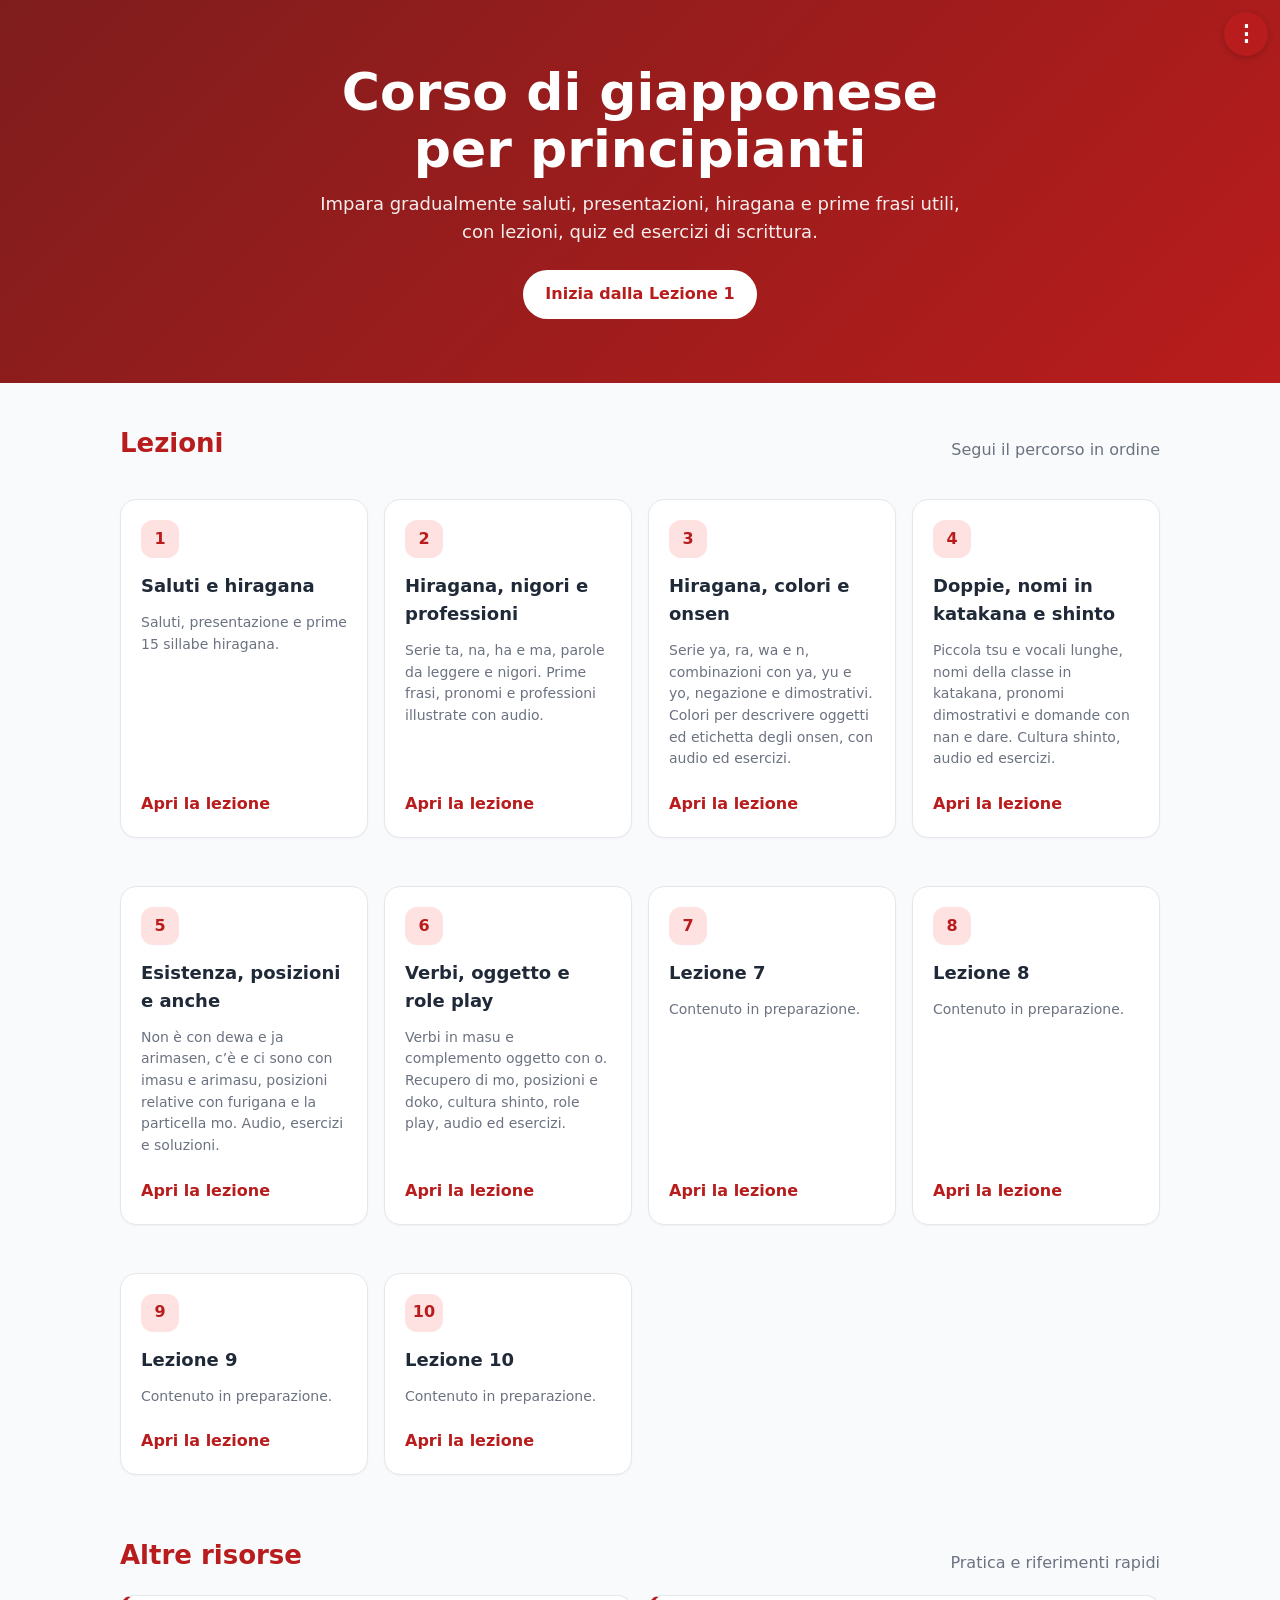
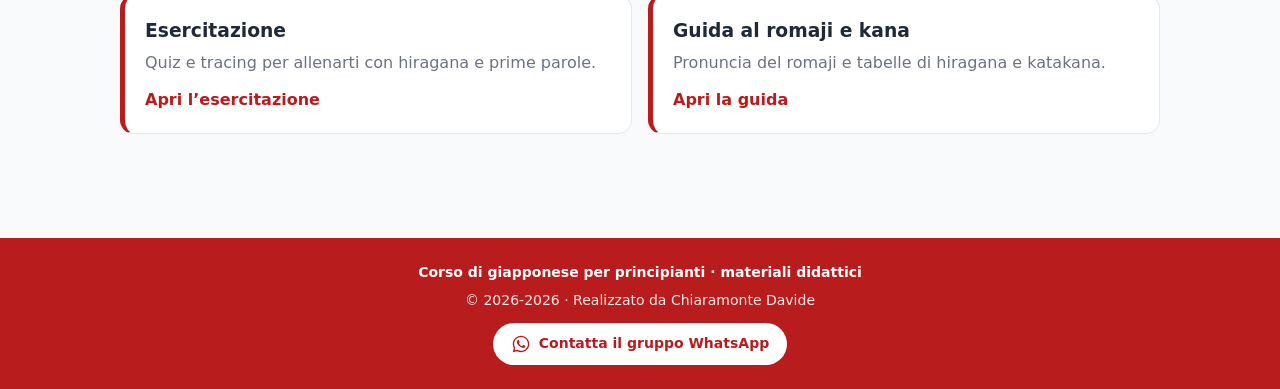
<file: index.html>
<!DOCTYPE html>
<html lang="it">
<head>
<meta charset="utf-8">
<meta name="viewport" content="width=device-width, initial-scale=1">
<title>Corso di giapponese per principianti</title>
<link rel="stylesheet" href="css/style.css">
<link rel="stylesheet" href="css/menu.css">
<style>
:root{--red:#b91c1c;--ink:#1f2937;--muted:#6b7280;--line:#e5e7eb;--bg:#f8fafc}
*{box-sizing:border-box}
body{margin:0;font-family:system-ui,-apple-system,Segoe UI,Roboto,Arial,sans-serif;background:var(--bg);color:var(--ink)}
.hero{background:linear-gradient(135deg,#7f1d1d,#b91c1c);color:#fff;padding:64px 24px;text-align:center}
.hero h1{margin:0 0 12px;font-size:clamp(32px,5vw,52px);line-height:1.1}
.hero p{margin:0 auto;max-width:640px;font-size:18px;opacity:.92}
.hero .cta{display:inline-block;margin-top:24px;padding:12px 22px;border-radius:999px;background:#fff;color:var(--red);font-weight:700;text-decoration:none}
.container{max-width:1080px;margin:0 auto;padding:40px 20px 64px}
.section-title{display:flex;align-items:end;justify-content:space-between;gap:16px;margin:0 0 20px}
.section-title h2{margin:0;font-size:26px}
.section-title p{margin:0;color:var(--muted)}
.grid{display:grid;grid-template-columns:repeat(auto-fill,minmax(240px,1fr));gap:16px}
.card{background:#fff;border:1px solid var(--line);border-radius:16px;padding:20px;display:flex;flex-direction:column;gap:8px;box-shadow:0 1px 2px rgba(15,23,42,.04);transition:transform .15s ease,box-shadow .15s ease}
.card:hover{transform:translateY(-2px);box-shadow:0 10px 24px rgba(15,23,42,.08)}
.card .num{width:38px;height:38px;border-radius:12px;background:#fee2e2;color:var(--red);display:grid;place-items:center;font-weight:800}
.card h3{margin:6px 0 4px;font-size:18px}
.card p{margin:0 0 14px;color:var(--muted);font-size:14px}
.card a{margin-top:auto;color:var(--red);font-weight:700;text-decoration:none}
.card a:hover{text-decoration:underline}
.resources{display:grid;grid-template-columns:repeat(auto-fit,minmax(280px,1fr));gap:16px}
.resource{background:#fff;border:1px solid var(--line);border-left:5px solid var(--red);border-radius:14px;padding:20px}
.resource h3{margin:0 0 6px}
.resource p{margin:0 0 12px;color:var(--muted)}
.resource a{color:var(--red);font-weight:700;text-decoration:none}
footer{padding:28px 20px;text-align:center;color:var(--muted);font-size:14px}
@media(max-width:520px){.hero{padding:48px 18px}.container{padding:28px 16px 48px}}
</style>
</head>
<body>
<header class="hero">
<h1>Corso di giapponese<br>per principianti</h1>
<p>Impara gradualmente saluti, presentazioni, hiragana e prime frasi utili, con lezioni, quiz ed esercizi di scrittura.</p>
<a class="cta" href="lezioni/lezione-01.html">Inizia dalla Lezione 1</a>
</header>

<main class="container">
<section aria-labelledby="lezioni">
<div class="section-title">
<h2 id="lezioni">Lezioni</h2>
<p>Segui il percorso in ordine</p>
</div>
<div class="grid">
<article class="card"><span class="num">1</span><h3>Saluti e hiragana</h3><p>Saluti, presentazione e prime 15 sillabe hiragana.</p><a href="lezioni/lezione-01.html">Apri la lezione</a></article>
<article class="card"><span class="num">2</span><h3>Hiragana, nigori e professioni</h3><p>Serie ta, na, ha e ma, parole da leggere e nigori. Prime frasi, pronomi e professioni illustrate con audio.</p><a href="lezioni/lezione-02.html">Apri la lezione</a></article>
<article class="card"><span class="num">3</span><h3>Hiragana, colori e onsen</h3><p>Serie ya, ra, wa e n, combinazioni con ya, yu e yo, negazione e dimostrativi. Colori per descrivere oggetti ed etichetta degli onsen, con audio ed esercizi.</p><a href="lezioni/lezione-03.html">Apri la lezione</a></article>
<article class="card"><span class="num">4</span><h3>Doppie, nomi in katakana e shinto</h3><p>Piccola tsu e vocali lunghe, nomi della classe in katakana, pronomi dimostrativi e domande con nan e dare. Cultura shinto, audio ed esercizi.</p><a href="lezioni/lezione-04.html">Apri la lezione</a></article>
<article class="card"><span class="num">5</span><h3>Esistenza, posizioni e anche</h3><p>Non è con dewa e ja arimasen, c’è e ci sono con imasu e arimasu, posizioni relative con furigana e la particella mo. Audio, esercizi e soluzioni.</p><a href="lezioni/lezione-05.html">Apri la lezione</a></article>
<article class="card"><span class="num">6</span><h3>Verbi, oggetto e role play</h3><p>Verbi in masu e complemento oggetto con o. Recupero di mo, posizioni e doko, cultura shinto, role play, audio ed esercizi.</p><a href="lezioni/lezione-06.html">Apri la lezione</a></article>
<article class="card"><span class="num">7</span><h3>Lezione 7</h3><p>Contenuto in preparazione.</p><a href="lezioni/lezione-07.html">Apri la lezione</a></article>
<article class="card"><span class="num">8</span><h3>Lezione 8</h3><p>Contenuto in preparazione.</p><a href="lezioni/lezione-08.html">Apri la lezione</a></article>
<article class="card"><span class="num">9</span><h3>Lezione 9</h3><p>Contenuto in preparazione.</p><a href="lezioni/lezione-09.html">Apri la lezione</a></article>
<article class="card"><span class="num">10</span><h3>Lezione 10</h3><p>Contenuto in preparazione.</p><a href="lezioni/lezione-10.html">Apri la lezione</a></article>
</div>
</section>

<section aria-labelledby="risorse" style="margin-top:44px">
<div class="section-title">
<h2 id="risorse">Altre risorse</h2>
<p>Pratica e riferimenti rapidi</p>
</div>
<div class="resources">
<article class="resource"><h3>Esercitazione</h3><p>Quiz e tracing per allenarti con hiragana e prime parole.</p><a href="pratica/hiragana.html">Apri l’esercitazione</a></article>
<article class="resource"><h3>Guida al romaji e kana</h3><p>Pronuncia del romaji e tabelle di hiragana e katakana.</p><a href="materiali/guida-romaji-kana.html">Apri la guida</a></article>
</div>
</section>
</main>

<footer>
Corso di giapponese per principianti · materiali didattici
</footer>
<script src="js/main.js"></script>
</body>
</html>
</file>
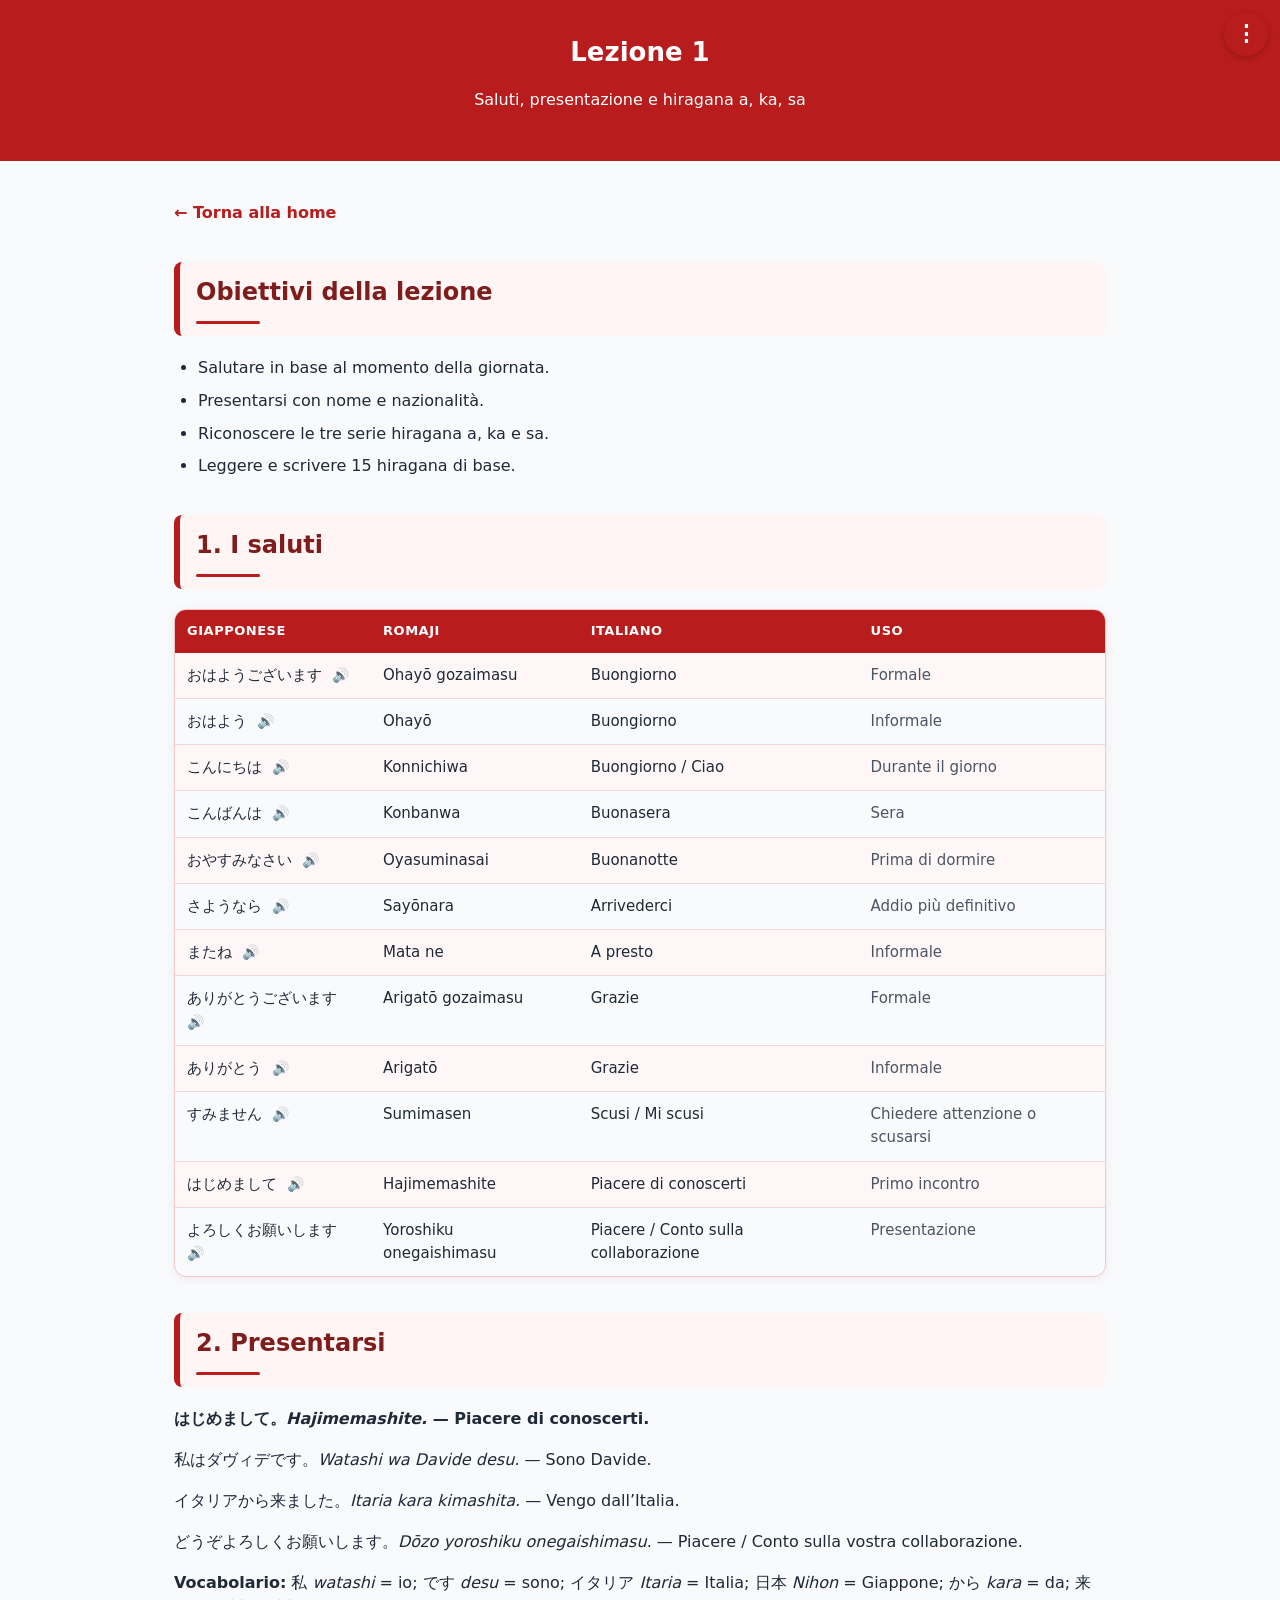
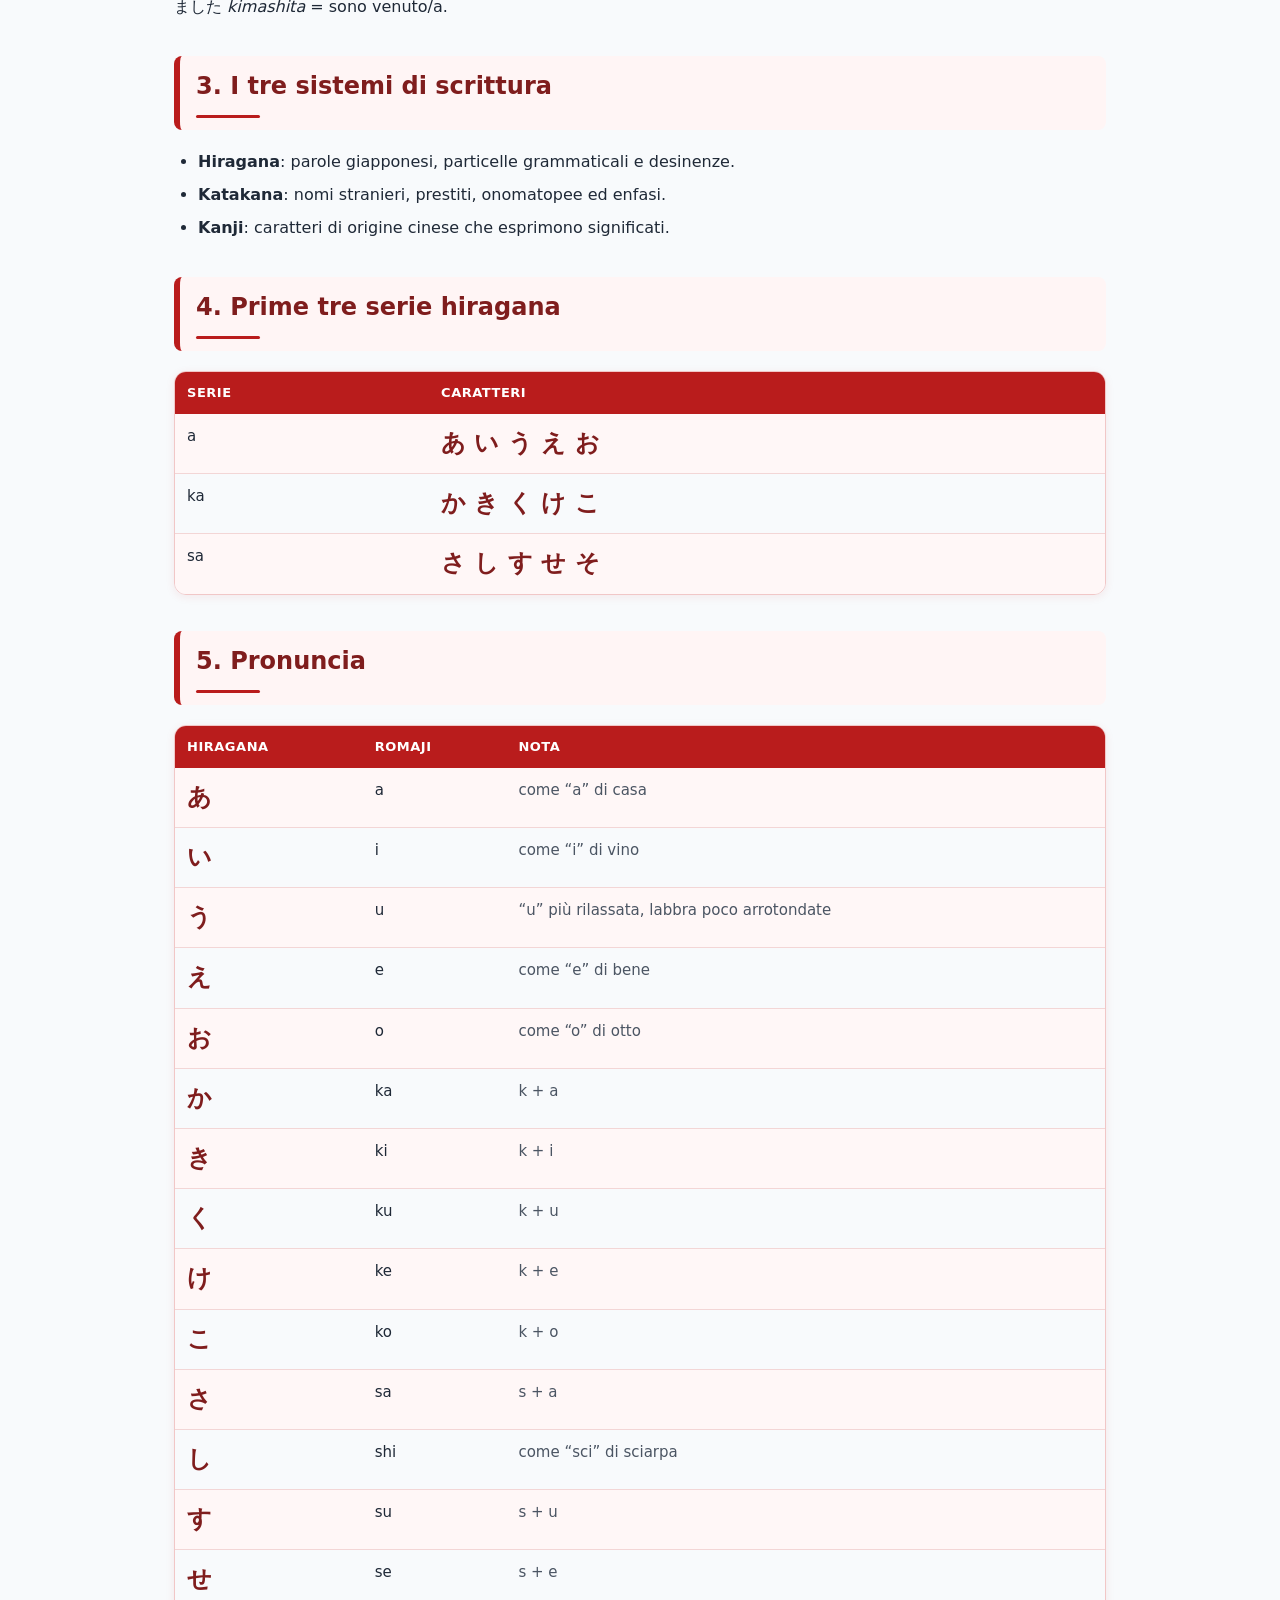
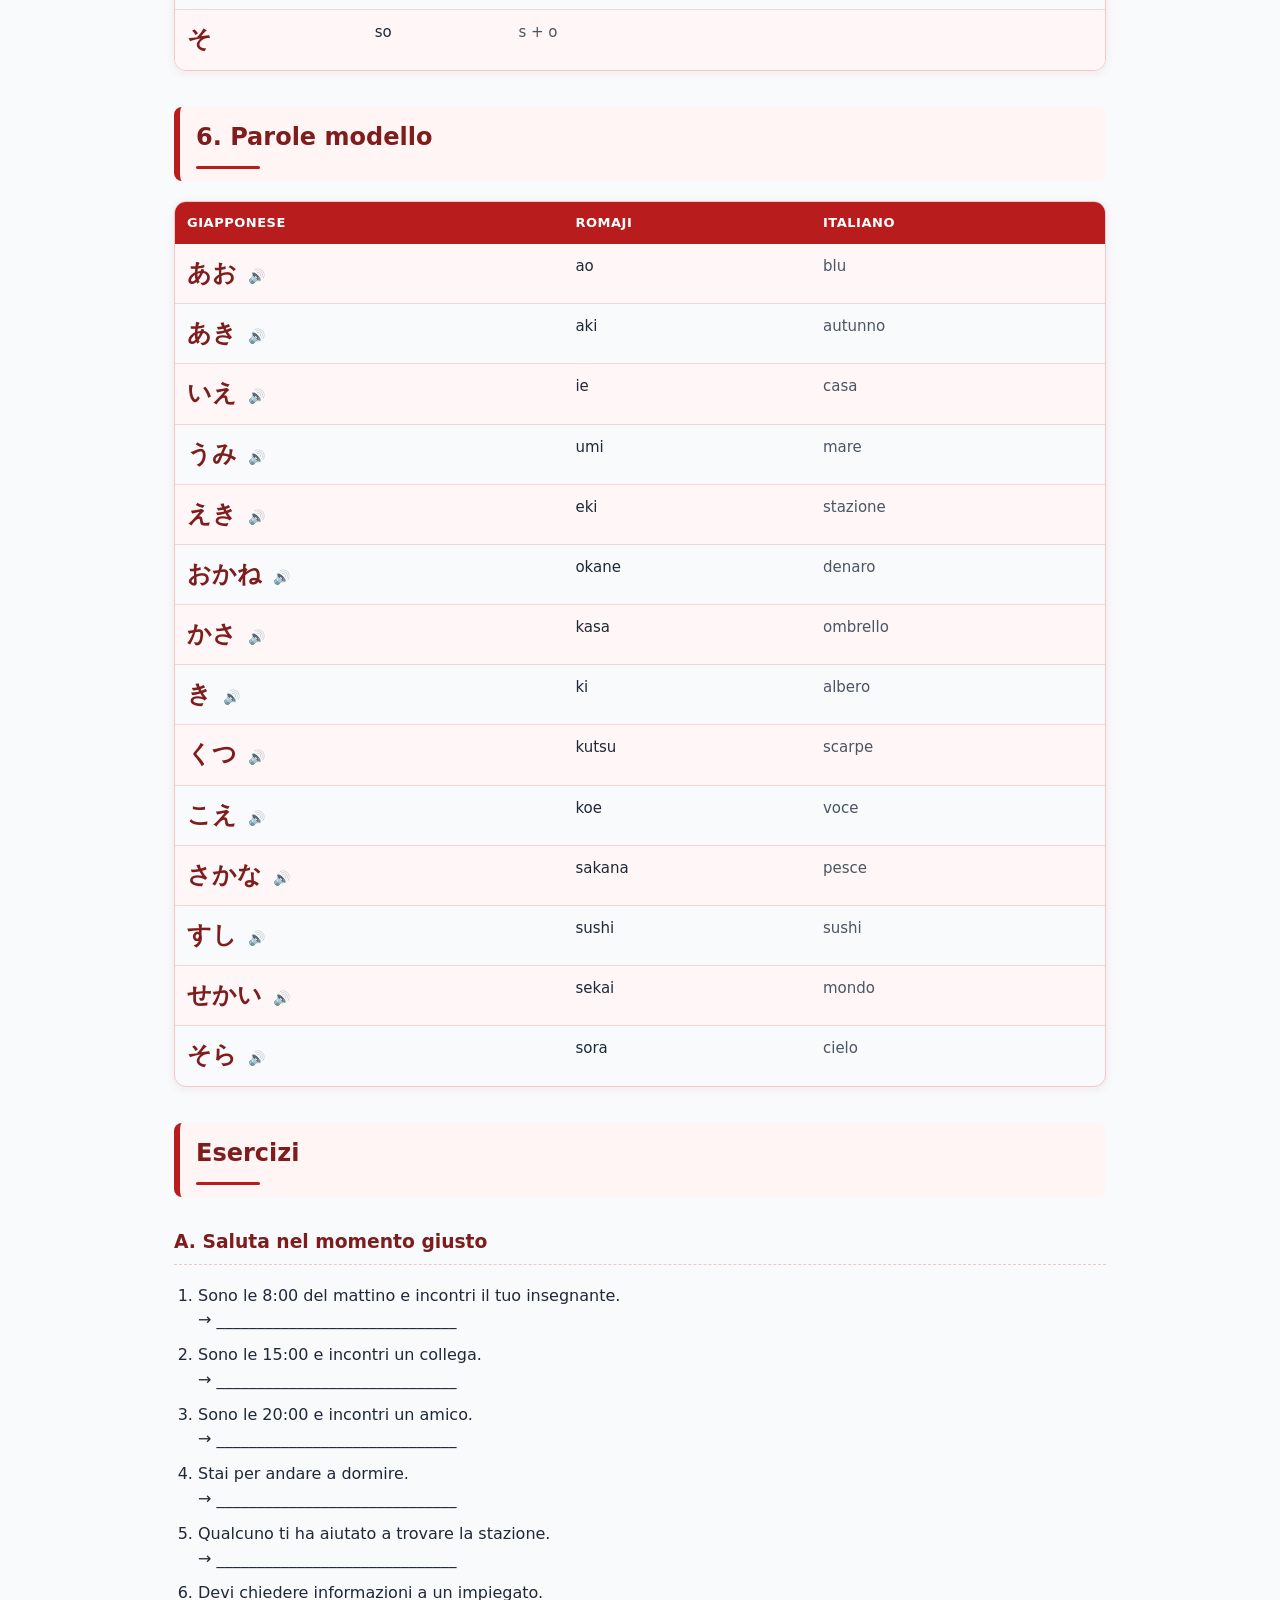
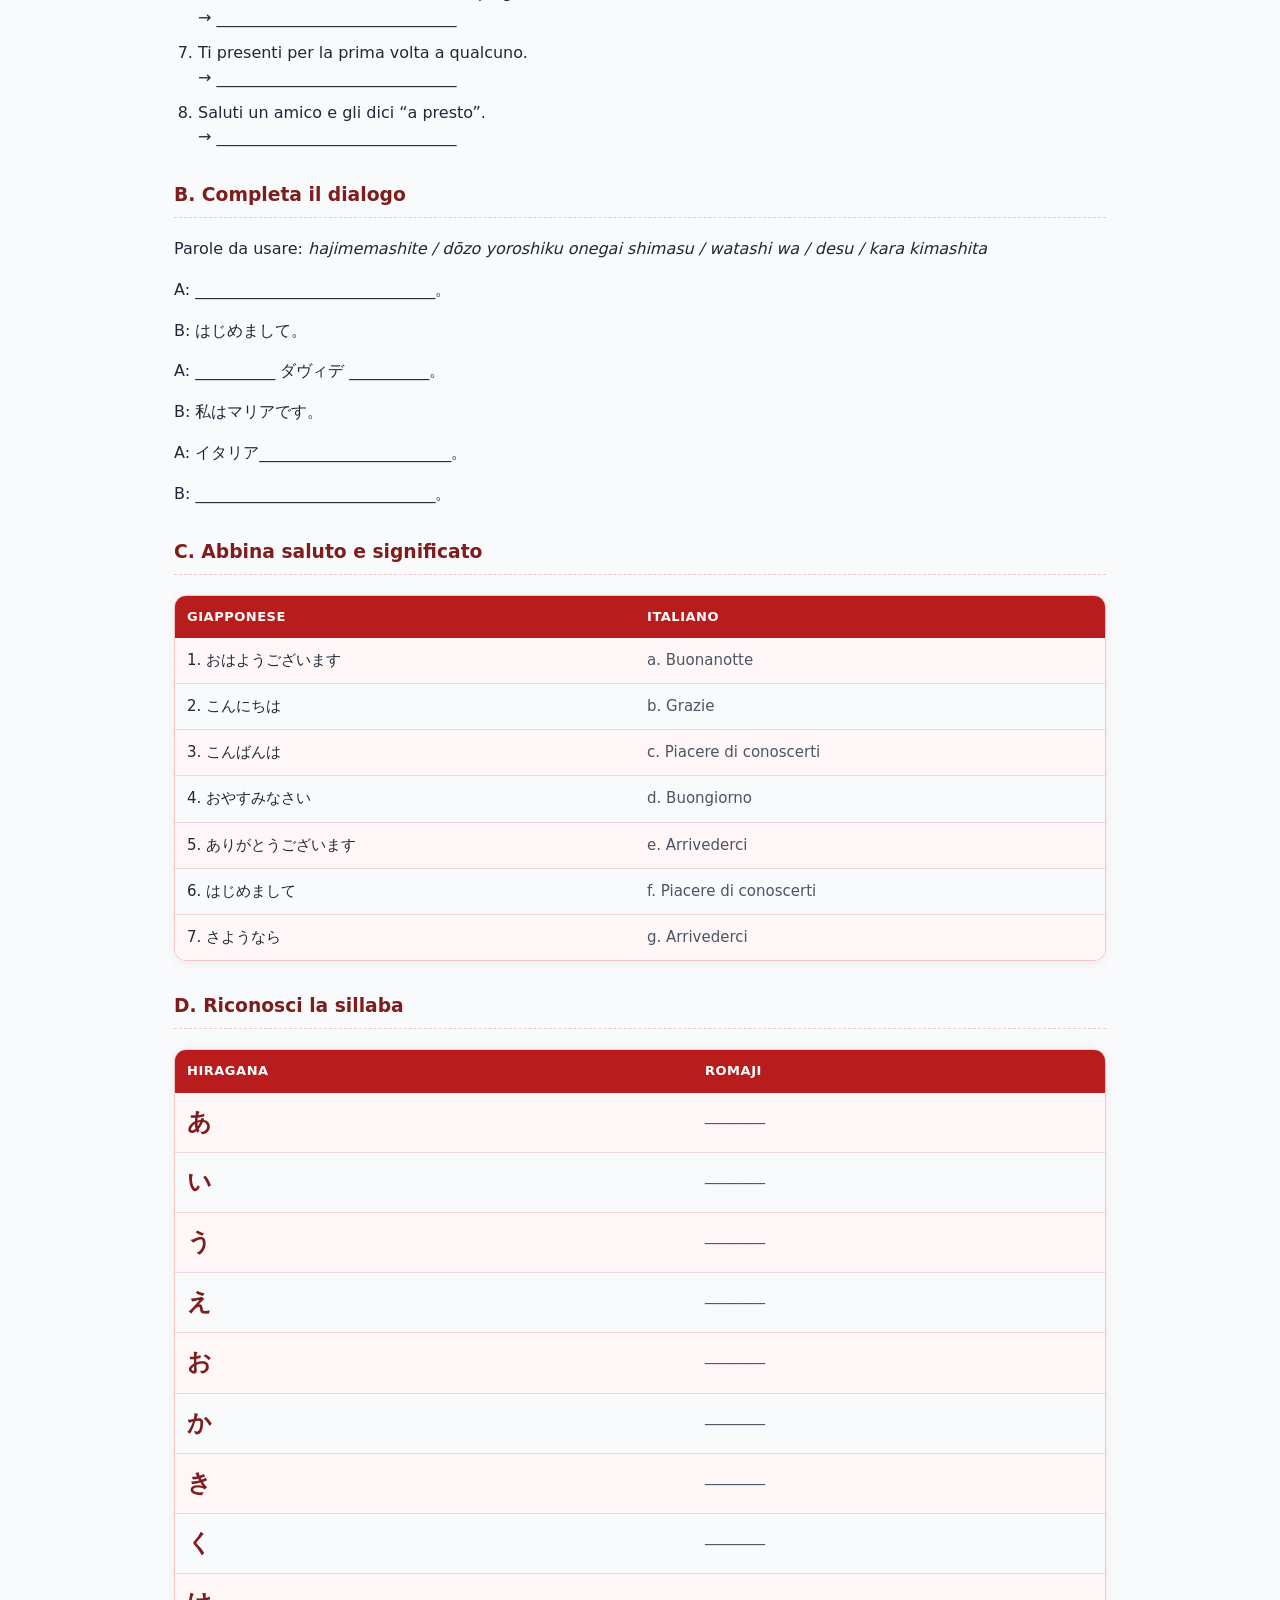
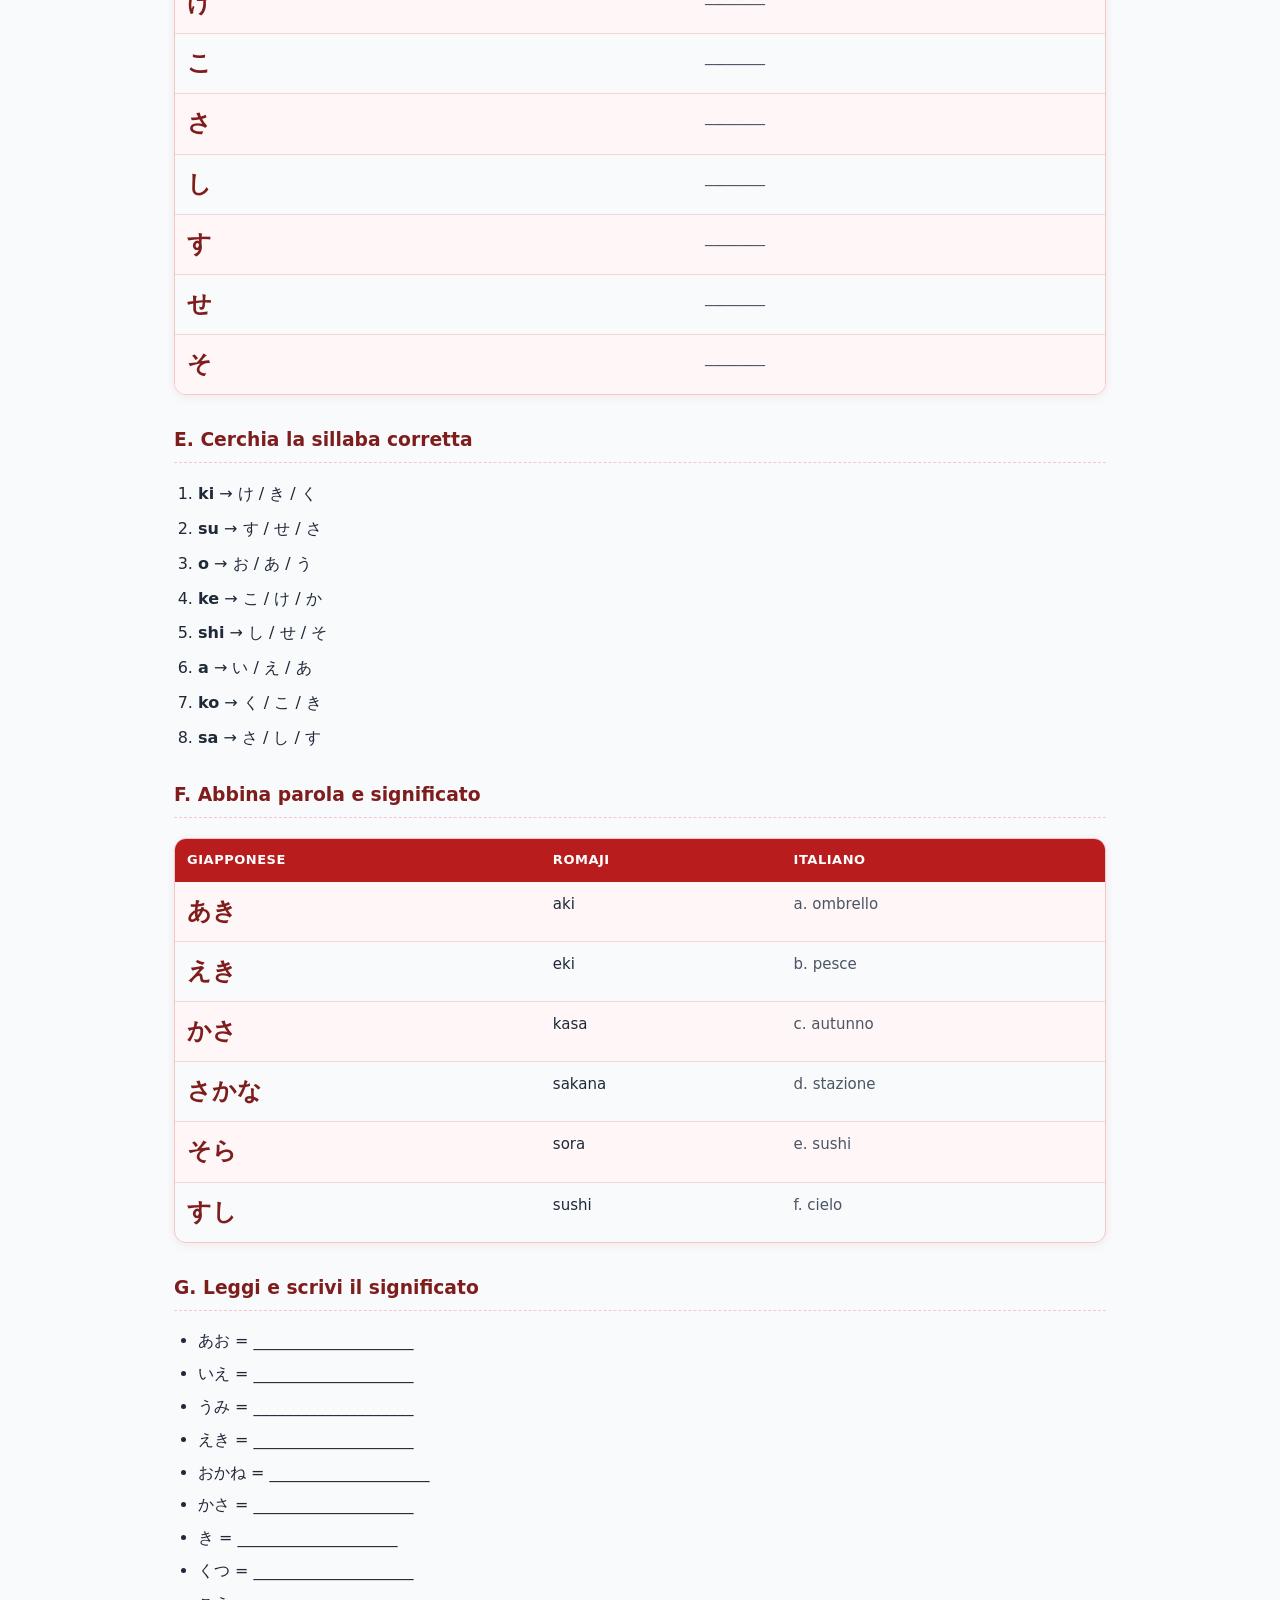
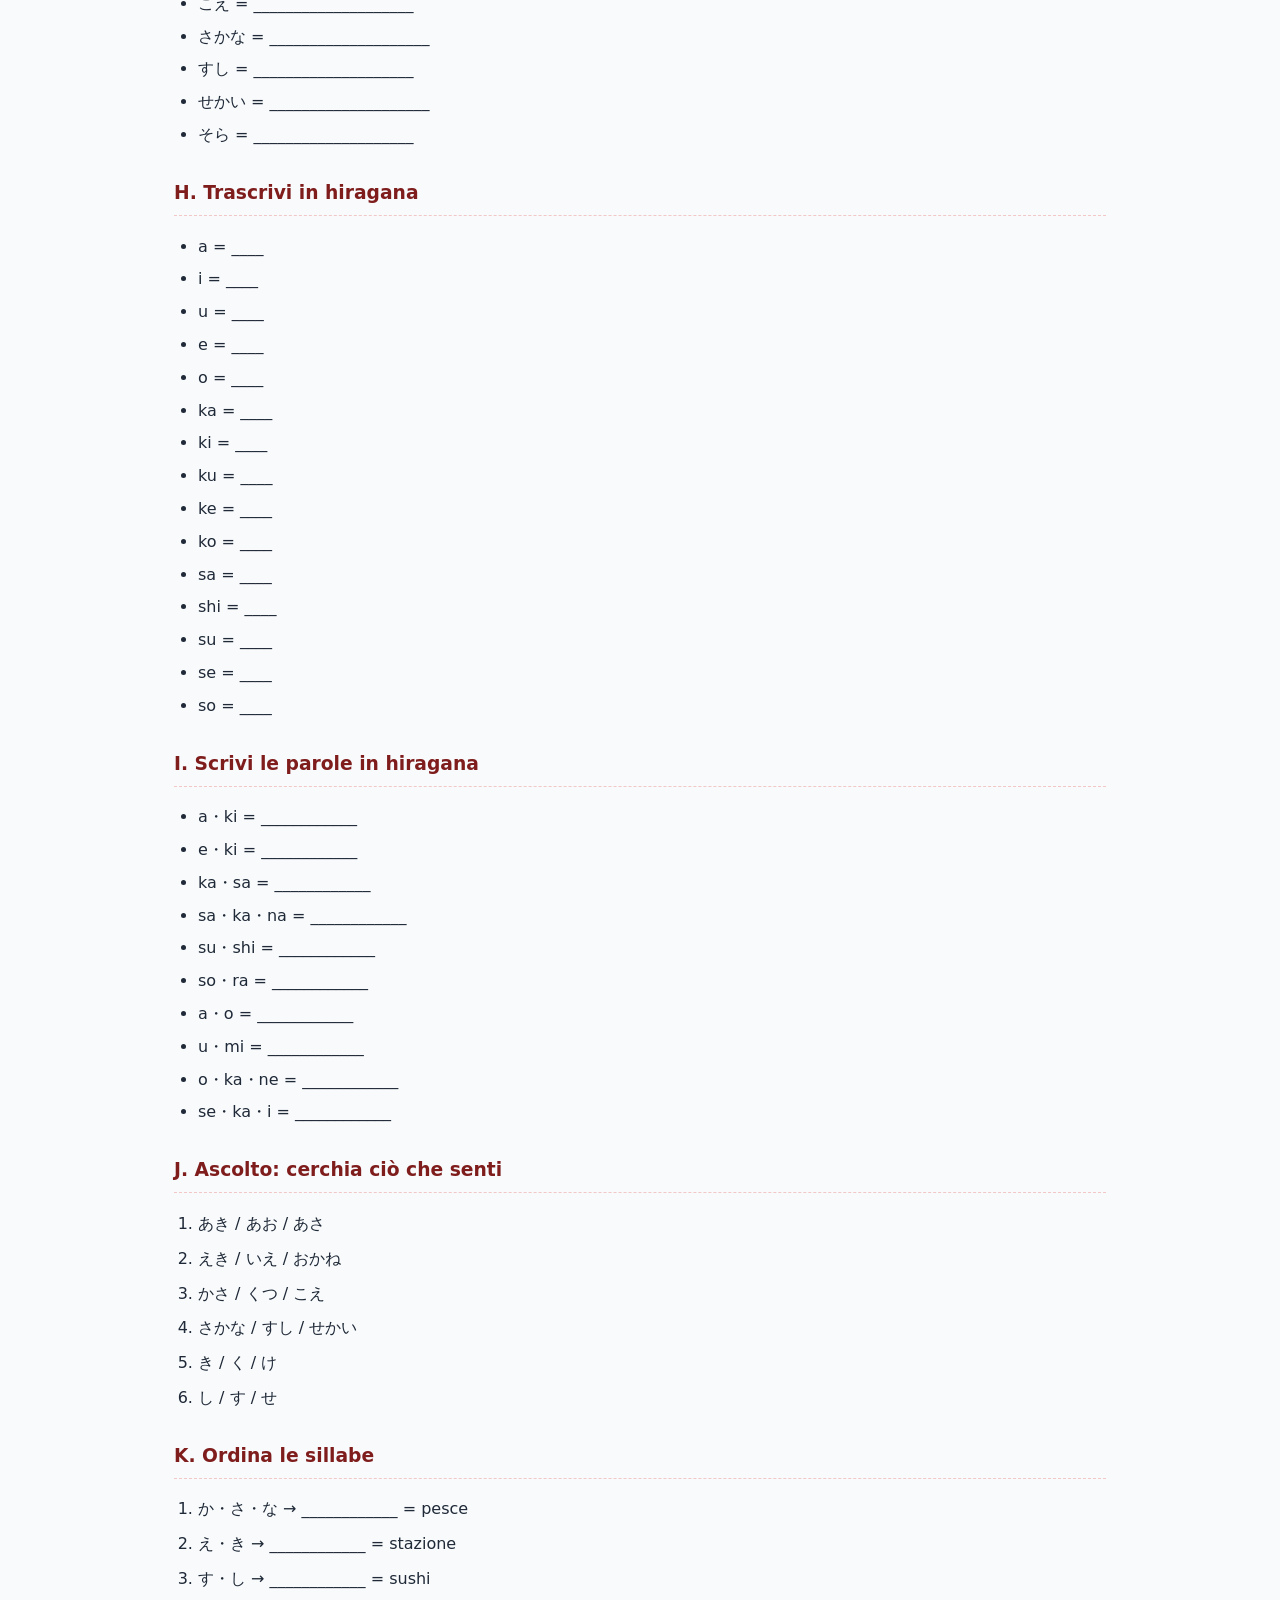
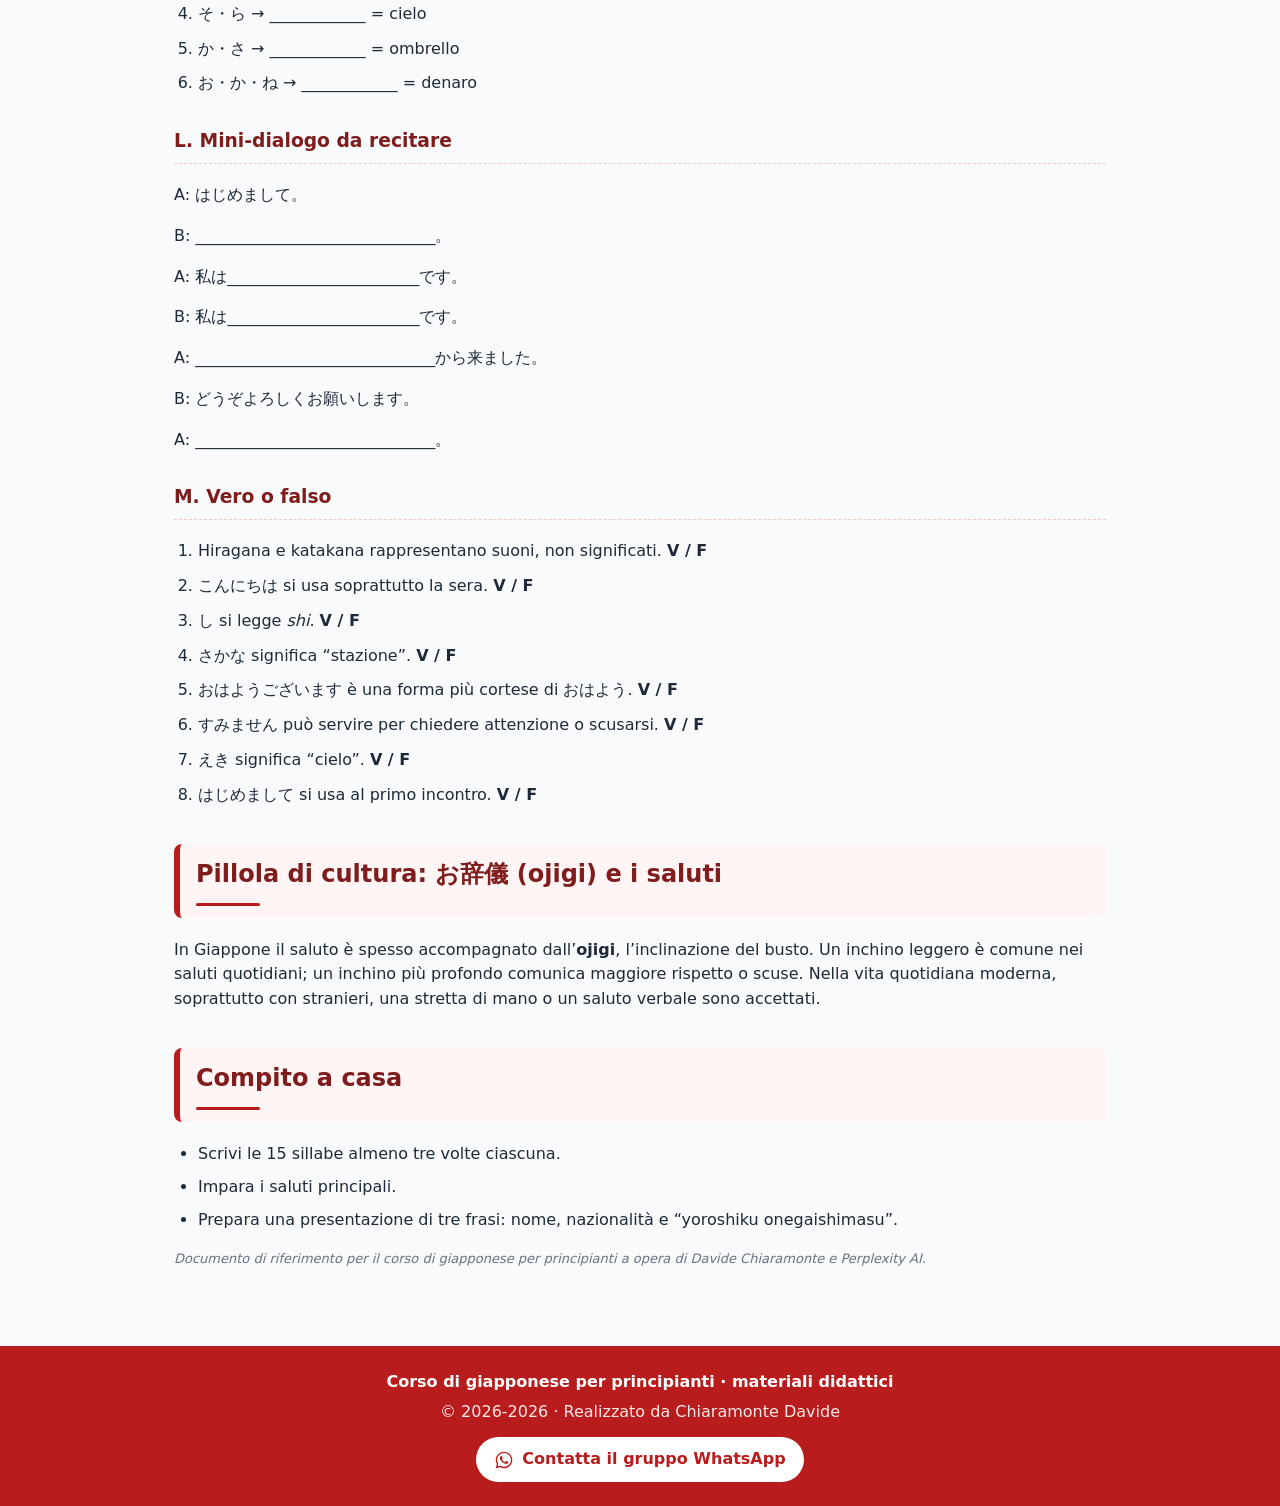
<file: lezioni/lezione-01.html>
<!DOCTYPE html>
<html lang="it">
<head>
<meta charset="utf-8">
<meta name="viewport" content="width=device-width, initial-scale=1">
<title>Lezione 1 — Saluti, presentazione e hiragana a, ka, sa</title>
<link rel="stylesheet" href="../css/style.css">
<link rel="stylesheet" href="../css/menu.css">
<link rel="stylesheet" href="../css/lezione-01.css">
</head>
<body>
<header>
<h1>Lezione 1</h1>
<p>Saluti, presentazione e hiragana a, ka, sa</p>
</header>
<main>
<p><a href="../index.html">← Torna alla home</a></p>

<h2>Obiettivi della lezione</h2>
<ul>
<li>Salutare in base al momento della giornata.</li>
<li>Presentarsi con nome e nazionalità.</li>
<li>Riconoscere le tre serie hiragana a, ka e sa.</li>
<li>Leggere e scrivere 15 hiragana di base.</li>
</ul>

<h2>1. I saluti</h2>
<table class="tts-words">
<tr><th>Giapponese</th><th>Romaji</th><th>Italiano</th><th>Uso</th></tr>
<tr><td title="Clicca per ascoltare">おはようございます</td><td>Ohayō gozaimasu</td><td>Buongiorno</td><td>Formale</td></tr>
<tr><td title="Clicca per ascoltare">おはよう</td><td>Ohayō</td><td>Buongiorno</td><td>Informale</td></tr>
<tr><td title="Clicca per ascoltare">こんにちは</td><td>Konnichiwa</td><td>Buongiorno / Ciao</td><td>Durante il giorno</td></tr>
<tr><td title="Clicca per ascoltare">こんばんは</td><td>Konbanwa</td><td>Buonasera</td><td>Sera</td></tr>
<tr><td title="Clicca per ascoltare">おやすみなさい</td><td>Oyasuminasai</td><td>Buonanotte</td><td>Prima di dormire</td></tr>
<tr><td title="Clicca per ascoltare">さようなら</td><td>Sayōnara</td><td>Arrivederci</td><td>Addio più definitivo</td></tr>
<tr><td title="Clicca per ascoltare">またね</td><td>Mata ne</td><td>A presto</td><td>Informale</td></tr>
<tr><td title="Clicca per ascoltare">ありがとうございます</td><td>Arigatō gozaimasu</td><td>Grazie</td><td>Formale</td></tr>
<tr><td title="Clicca per ascoltare">ありがとう</td><td>Arigatō</td><td>Grazie</td><td>Informale</td></tr>
<tr><td title="Clicca per ascoltare">すみません</td><td>Sumimasen</td><td>Scusi / Mi scusi</td><td>Chiedere attenzione o scusarsi</td></tr>
<tr><td title="Clicca per ascoltare">はじめまして</td><td>Hajimemashite</td><td>Piacere di conoscerti</td><td>Primo incontro</td></tr>
<tr><td title="Clicca per ascoltare">よろしくお願いします</td><td>Yoroshiku onegaishimasu</td><td>Piacere / Conto sulla collaborazione</td><td>Presentazione</td></tr>
</table>

<h2>2. Presentarsi</h2>
<p><strong>はじめまして。<em>Hajimemashite.</em> — Piacere di conoscerti.</strong></p>
<p>私はダヴィデです。<em>Watashi wa Davide desu.</em> — Sono Davide.</p>
<p>イタリアから来ました。<em>Itaria kara kimashita.</em> — Vengo dall’Italia.</p>
<p>どうぞよろしくお願いします。<em>Dōzo yoroshiku onegaishimasu.</em> — Piacere / Conto sulla vostra collaborazione.</p>
<p><strong>Vocabolario:</strong> 私 <em>watashi</em> = io; です <em>desu</em> = sono; イタリア <em>Itaria</em> = Italia; 日本 <em>Nihon</em> = Giappone; から <em>kara</em> = da; 来ました <em>kimashita</em> = sono venuto/a.</p>

<h2>3. I tre sistemi di scrittura</h2>
<ul>
<li><strong>Hiragana</strong>: parole giapponesi, particelle grammaticali e desinenze.</li>
<li><strong>Katakana</strong>: nomi stranieri, prestiti, onomatopee ed enfasi.</li>
<li><strong>Kanji</strong>: caratteri di origine cinese che esprimono significati.</li>
</ul>

<h2>4. Prime tre serie hiragana</h2>
<table>
<tr><th>Serie</th><th>Caratteri</th></tr>
<tr><td>a</td><td><span class="kana">あ い う え お</span></td></tr>
<tr><td>ka</td><td><span class="kana">か き く け こ</span></td></tr>
<tr><td>sa</td><td><span class="kana">さ し す せ そ</span></td></tr>
</table>

<h2>5. Pronuncia</h2>
<table>
<tr><th>Hiragana</th><th>Romaji</th><th>Nota</th></tr>
<tr><td class="kana">あ</td><td>a</td><td>come “a” di casa</td></tr>
<tr><td class="kana">い</td><td>i</td><td>come “i” di vino</td></tr>
<tr><td class="kana">う</td><td>u</td><td>“u” più rilassata, labbra poco arrotondate</td></tr>
<tr><td class="kana">え</td><td>e</td><td>come “e” di bene</td></tr>
<tr><td class="kana">お</td><td>o</td><td>come “o” di otto</td></tr>
<tr><td class="kana">か</td><td>ka</td><td>k + a</td></tr>
<tr><td class="kana">き</td><td>ki</td><td>k + i</td></tr>
<tr><td class="kana">く</td><td>ku</td><td>k + u</td></tr>
<tr><td class="kana">け</td><td>ke</td><td>k + e</td></tr>
<tr><td class="kana">こ</td><td>ko</td><td>k + o</td></tr>
<tr><td class="kana">さ</td><td>sa</td><td>s + a</td></tr>
<tr><td class="kana">し</td><td>shi</td><td>come “sci” di sciarpa</td></tr>
<tr><td class="kana">す</td><td>su</td><td>s + u</td></tr>
<tr><td class="kana">せ</td><td>se</td><td>s + e</td></tr>
<tr><td class="kana">そ</td><td>so</td><td>s + o</td></tr>
</table>

<h2>6. Parole modello</h2>
<table class="tts-words">
<tr><th>Giapponese</th><th>Romaji</th><th>Italiano</th></tr>
<tr><td class="kana" title="Clicca per ascoltare">あお</td><td>ao</td><td>blu</td></tr>
<tr><td class="kana" title="Clicca per ascoltare">あき</td><td>aki</td><td>autunno</td></tr>
<tr><td class="kana" title="Clicca per ascoltare">いえ</td><td>ie</td><td>casa</td></tr>
<tr><td class="kana" title="Clicca per ascoltare">うみ</td><td>umi</td><td>mare</td></tr>
<tr><td class="kana" title="Clicca per ascoltare">えき</td><td>eki</td><td>stazione</td></tr>
<tr><td class="kana" title="Clicca per ascoltare">おかね</td><td>okane</td><td>denaro</td></tr>
<tr><td class="kana" title="Clicca per ascoltare">かさ</td><td>kasa</td><td>ombrello</td></tr>
<tr><td class="kana" title="Clicca per ascoltare">き</td><td>ki</td><td>albero</td></tr>
<tr><td class="kana" title="Clicca per ascoltare">くつ</td><td>kutsu</td><td>scarpe</td></tr>
<tr><td class="kana" title="Clicca per ascoltare">こえ</td><td>koe</td><td>voce</td></tr>
<tr><td class="kana" title="Clicca per ascoltare">さかな</td><td>sakana</td><td>pesce</td></tr>
<tr><td class="kana" title="Clicca per ascoltare">すし</td><td>sushi</td><td>sushi</td></tr>
<tr><td class="kana" title="Clicca per ascoltare">せかい</td><td>sekai</td><td>mondo</td></tr>
<tr><td class="kana" title="Clicca per ascoltare">そら</td><td>sora</td><td>cielo</td></tr>
</table>

<h2>Esercizi</h2>

<h3>A. Saluta nel momento giusto</h3>
<ol>
<li>Sono le 8:00 del mattino e incontri il tuo insegnante.<br>→ ______________________________</li>
<li>Sono le 15:00 e incontri un collega.<br>→ ______________________________</li>
<li>Sono le 20:00 e incontri un amico.<br>→ ______________________________</li>
<li>Stai per andare a dormire.<br>→ ______________________________</li>
<li>Qualcuno ti ha aiutato a trovare la stazione.<br>→ ______________________________</li>
<li>Devi chiedere informazioni a un impiegato.<br>→ ______________________________</li>
<li>Ti presenti per la prima volta a qualcuno.<br>→ ______________________________</li>
<li>Saluti un amico e gli dici “a presto”.<br>→ ______________________________</li>
</ol>

<h3>B. Completa il dialogo</h3>
<p>Parole da usare: <em>hajimemashite / dōzo yoroshiku onegai shimasu / watashi wa / desu / kara kimashita</em></p>
<p>A: ______________________________。</p>
<p>B: はじめまして。</p>
<p>A: __________ ダヴィデ __________。</p>
<p>B: 私はマリアです。</p>
<p>A: イタリア________________________。</p>
<p>B: ______________________________。</p>

<h3>C. Abbina saluto e significato</h3>
<table>
<tr><th>Giapponese</th><th>Italiano</th></tr>
<tr><td>1. おはようございます</td><td>a. Buonanotte</td></tr>
<tr><td>2. こんにちは</td><td>b. Grazie</td></tr>
<tr><td>3. こんばんは</td><td>c. Piacere di conoscerti</td></tr>
<tr><td>4. おやすみなさい</td><td>d. Buongiorno</td></tr>
<tr><td>5. ありがとうございます</td><td>e. Arrivederci</td></tr>
<tr><td>6. はじめまして</td><td>f. Piacere di conoscerti</td></tr>
<tr><td>7. さようなら</td><td>g. Arrivederci</td></tr>
</table>

<h3>D. Riconosci la sillaba</h3>
<table>
<tr><th>Hiragana</th><th>Romaji</th></tr>
<tr><td class="kana">あ</td><td>________</td></tr>
<tr><td class="kana">い</td><td>________</td></tr>
<tr><td class="kana">う</td><td>________</td></tr>
<tr><td class="kana">え</td><td>________</td></tr>
<tr><td class="kana">お</td><td>________</td></tr>
<tr><td class="kana">か</td><td>________</td></tr>
<tr><td class="kana">き</td><td>________</td></tr>
<tr><td class="kana">く</td><td>________</td></tr>
<tr><td class="kana">け</td><td>________</td></tr>
<tr><td class="kana">こ</td><td>________</td></tr>
<tr><td class="kana">さ</td><td>________</td></tr>
<tr><td class="kana">し</td><td>________</td></tr>
<tr><td class="kana">す</td><td>________</td></tr>
<tr><td class="kana">せ</td><td>________</td></tr>
<tr><td class="kana">そ</td><td>________</td></tr>
</table>

<h3>E. Cerchia la sillaba corretta</h3>
<ol>
<li><strong>ki</strong> → け / き / く</li>
<li><strong>su</strong> → す / せ / さ</li>
<li><strong>o</strong> → お / あ / う</li>
<li><strong>ke</strong> → こ / け / か</li>
<li><strong>shi</strong> → し / せ / そ</li>
<li><strong>a</strong> → い / え / あ</li>
<li><strong>ko</strong> → く / こ / き</li>
<li><strong>sa</strong> → さ / し / す</li>
</ol>

<h3>F. Abbina parola e significato</h3>
<table>
<tr><th>Giapponese</th><th>Romaji</th><th>Italiano</th></tr>
<tr><td class="kana">あき</td><td>aki</td><td>a. ombrello</td></tr>
<tr><td class="kana">えき</td><td>eki</td><td>b. pesce</td></tr>
<tr><td class="kana">かさ</td><td>kasa</td><td>c. autunno</td></tr>
<tr><td class="kana">さかな</td><td>sakana</td><td>d. stazione</td></tr>
<tr><td class="kana">そら</td><td>sora</td><td>e. sushi</td></tr>
<tr><td class="kana">すし</td><td>sushi</td><td>f. cielo</td></tr>
</table>

<h3>G. Leggi e scrivi il significato</h3>
<ul>
<li>あお = ____________________</li>
<li>いえ = ____________________</li>
<li>うみ = ____________________</li>
<li>えき = ____________________</li>
<li>おかね = ____________________</li>
<li>かさ = ____________________</li>
<li>き = ____________________</li>
<li>くつ = ____________________</li>
<li>こえ = ____________________</li>
<li>さかな = ____________________</li>
<li>すし = ____________________</li>
<li>せかい = ____________________</li>
<li>そら = ____________________</li>
</ul>

<h3>H. Trascrivi in hiragana</h3>
<ul>
<li>a = ____</li>
<li>i = ____</li>
<li>u = ____</li>
<li>e = ____</li>
<li>o = ____</li>
<li>ka = ____</li>
<li>ki = ____</li>
<li>ku = ____</li>
<li>ke = ____</li>
<li>ko = ____</li>
<li>sa = ____</li>
<li>shi = ____</li>
<li>su = ____</li>
<li>se = ____</li>
<li>so = ____</li>
</ul>

<h3>I. Scrivi le parole in hiragana</h3>
<ul>
<li>a・ki = ____________</li>
<li>e・ki = ____________</li>
<li>ka・sa = ____________</li>
<li>sa・ka・na = ____________</li>
<li>su・shi = ____________</li>
<li>so・ra = ____________</li>
<li>a・o = ____________</li>
<li>u・mi = ____________</li>
<li>o・ka・ne = ____________</li>
<li>se・ka・i = ____________</li>
</ul>

<h3>J. Ascolto: cerchia ciò che senti</h3>
<ol>
<li>あき / あお / あさ</li>
<li>えき / いえ / おかね</li>
<li>かさ / くつ / こえ</li>
<li>さかな / すし / せかい</li>
<li>き / く / け</li>
<li>し / す / せ</li>
</ol>

<h3>K. Ordina le sillabe</h3>
<ol>
<li>か・さ・な → ____________ = pesce</li>
<li>え・き → ____________ = stazione</li>
<li>す・し → ____________ = sushi</li>
<li>そ・ら → ____________ = cielo</li>
<li>か・さ → ____________ = ombrello</li>
<li>お・か・ね → ____________ = denaro</li>
</ol>

<h3>L. Mini-dialogo da recitare</h3>
<p>A: はじめまして。</p>
<p>B: ______________________________。</p>
<p>A: 私は________________________です。</p>
<p>B: 私は________________________です。</p>
<p>A: ______________________________から来ました。</p>
<p>B: どうぞよろしくお願いします。</p>
<p>A: ______________________________。</p>

<h3>M. Vero o falso</h3>
<ol>
<li>Hiragana e katakana rappresentano suoni, non significati. <strong>V / F</strong></li>
<li>こんにちは si usa soprattutto la sera. <strong>V / F</strong></li>
<li>し si legge <em>shi</em>. <strong>V / F</strong></li>
<li>さかな significa “stazione”. <strong>V / F</strong></li>
<li>おはようございます è una forma più cortese di おはよう. <strong>V / F</strong></li>
<li>すみません può servire per chiedere attenzione o scusarsi. <strong>V / F</strong></li>
<li>えき significa “cielo”. <strong>V / F</strong></li>
<li>はじめまして si usa al primo incontro. <strong>V / F</strong></li>
</ol>

<h2>Pillola di cultura: お辞儀 (ojigi) e i saluti</h2>
<p>In Giappone il saluto è spesso accompagnato dall’<strong>ojigi</strong>, l’inclinazione del busto. Un inchino leggero è comune nei saluti quotidiani; un inchino più profondo comunica maggiore rispetto o scuse. Nella vita quotidiana moderna, soprattutto con stranieri, una stretta di mano o un saluto verbale sono accettati.</p>

<h2>Compito a casa</h2>
<ul>
<li>Scrivi le 15 sillabe almeno tre volte ciascuna.</li>
<li>Impara i saluti principali.</li>
<li>Prepara una presentazione di tre frasi: nome, nazionalità e “yoroshiku onegaishimasu”.</li>
</ul>

<p class="small">Documento di riferimento per il corso di giapponese per principianti a opera di Davide Chiaramonte e Perplexity AI.</p>
</main>
<script src="../js/main.js"></script>
<script>
document.querySelectorAll('.tts-words td:first-child').forEach(td=>{
  td.style.cursor='pointer';
  td.addEventListener('click',()=>{
    const u=new SpeechSynthesisUtterance(td.textContent.trim());
    u.lang='ja-JP';
    speechSynthesis.cancel();
    speechSynthesis.speak(u);
  });
});
</script>
</body>
</html>
</file>
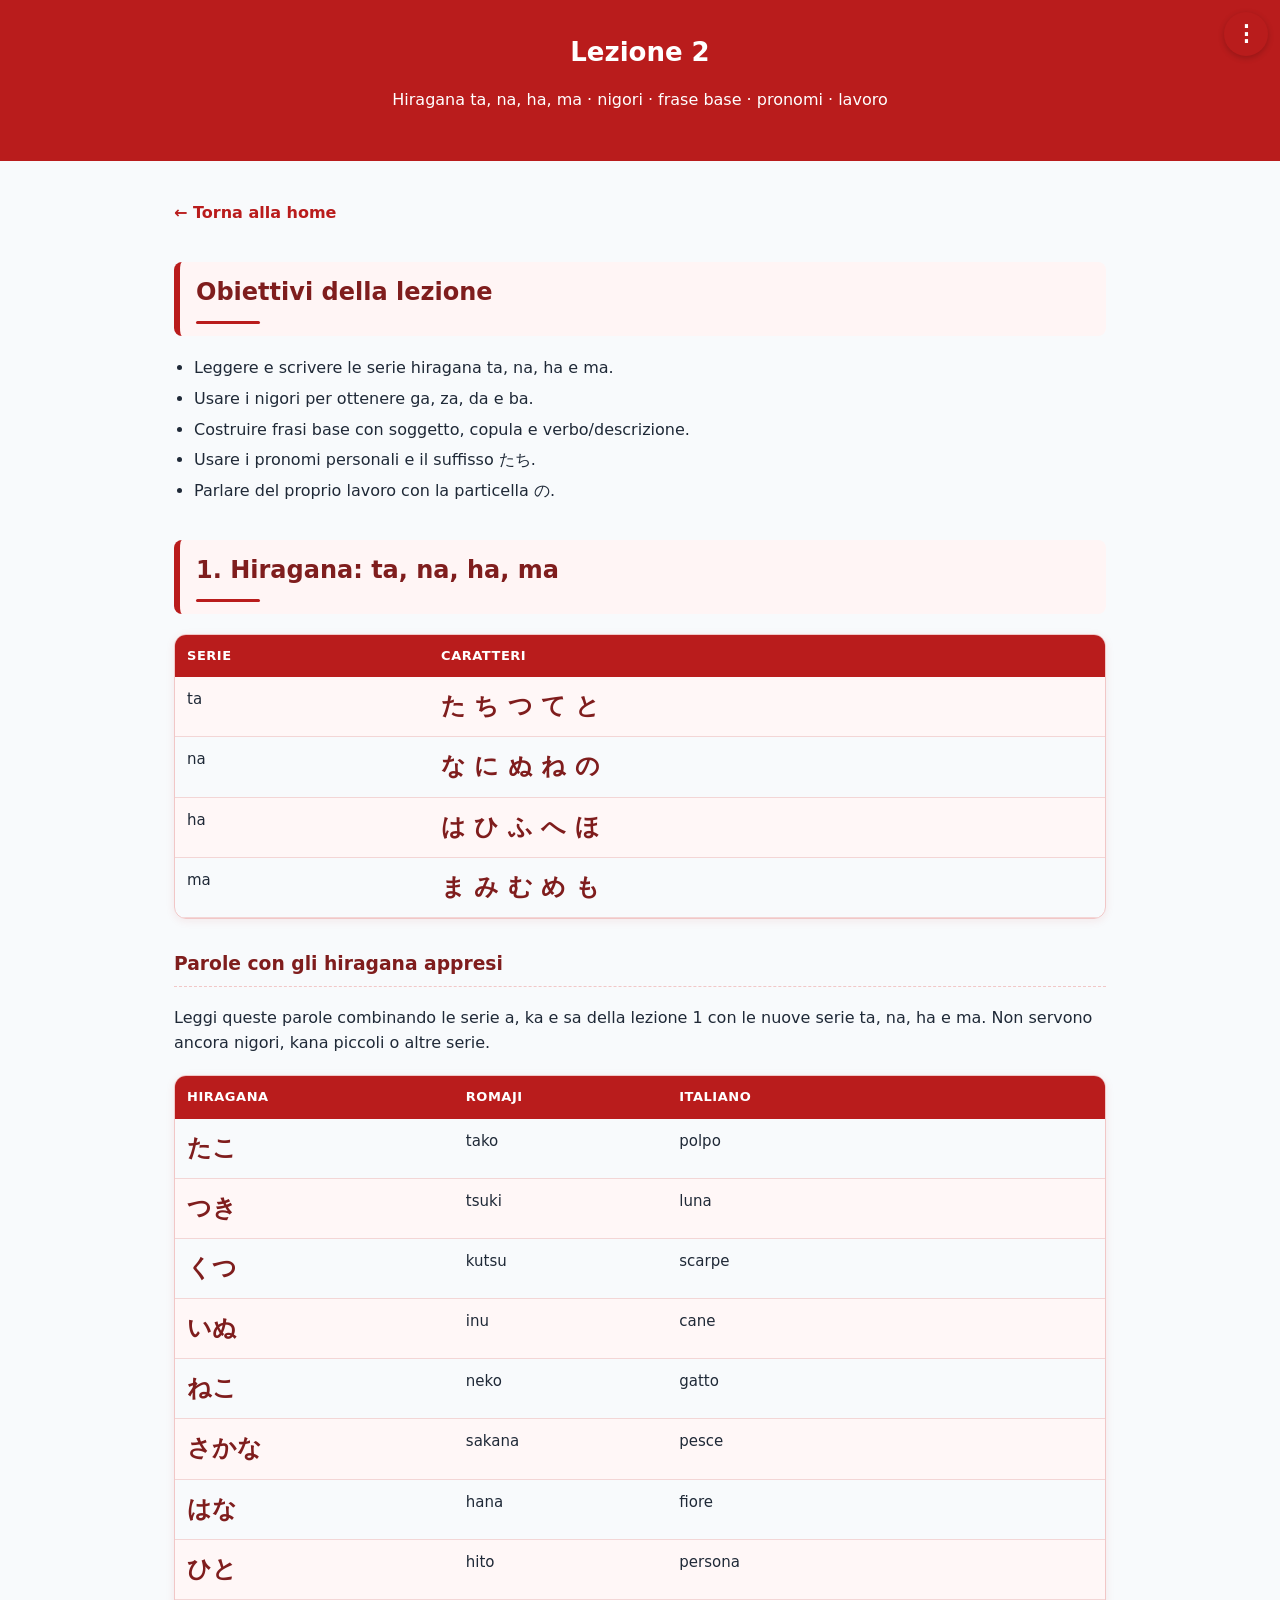
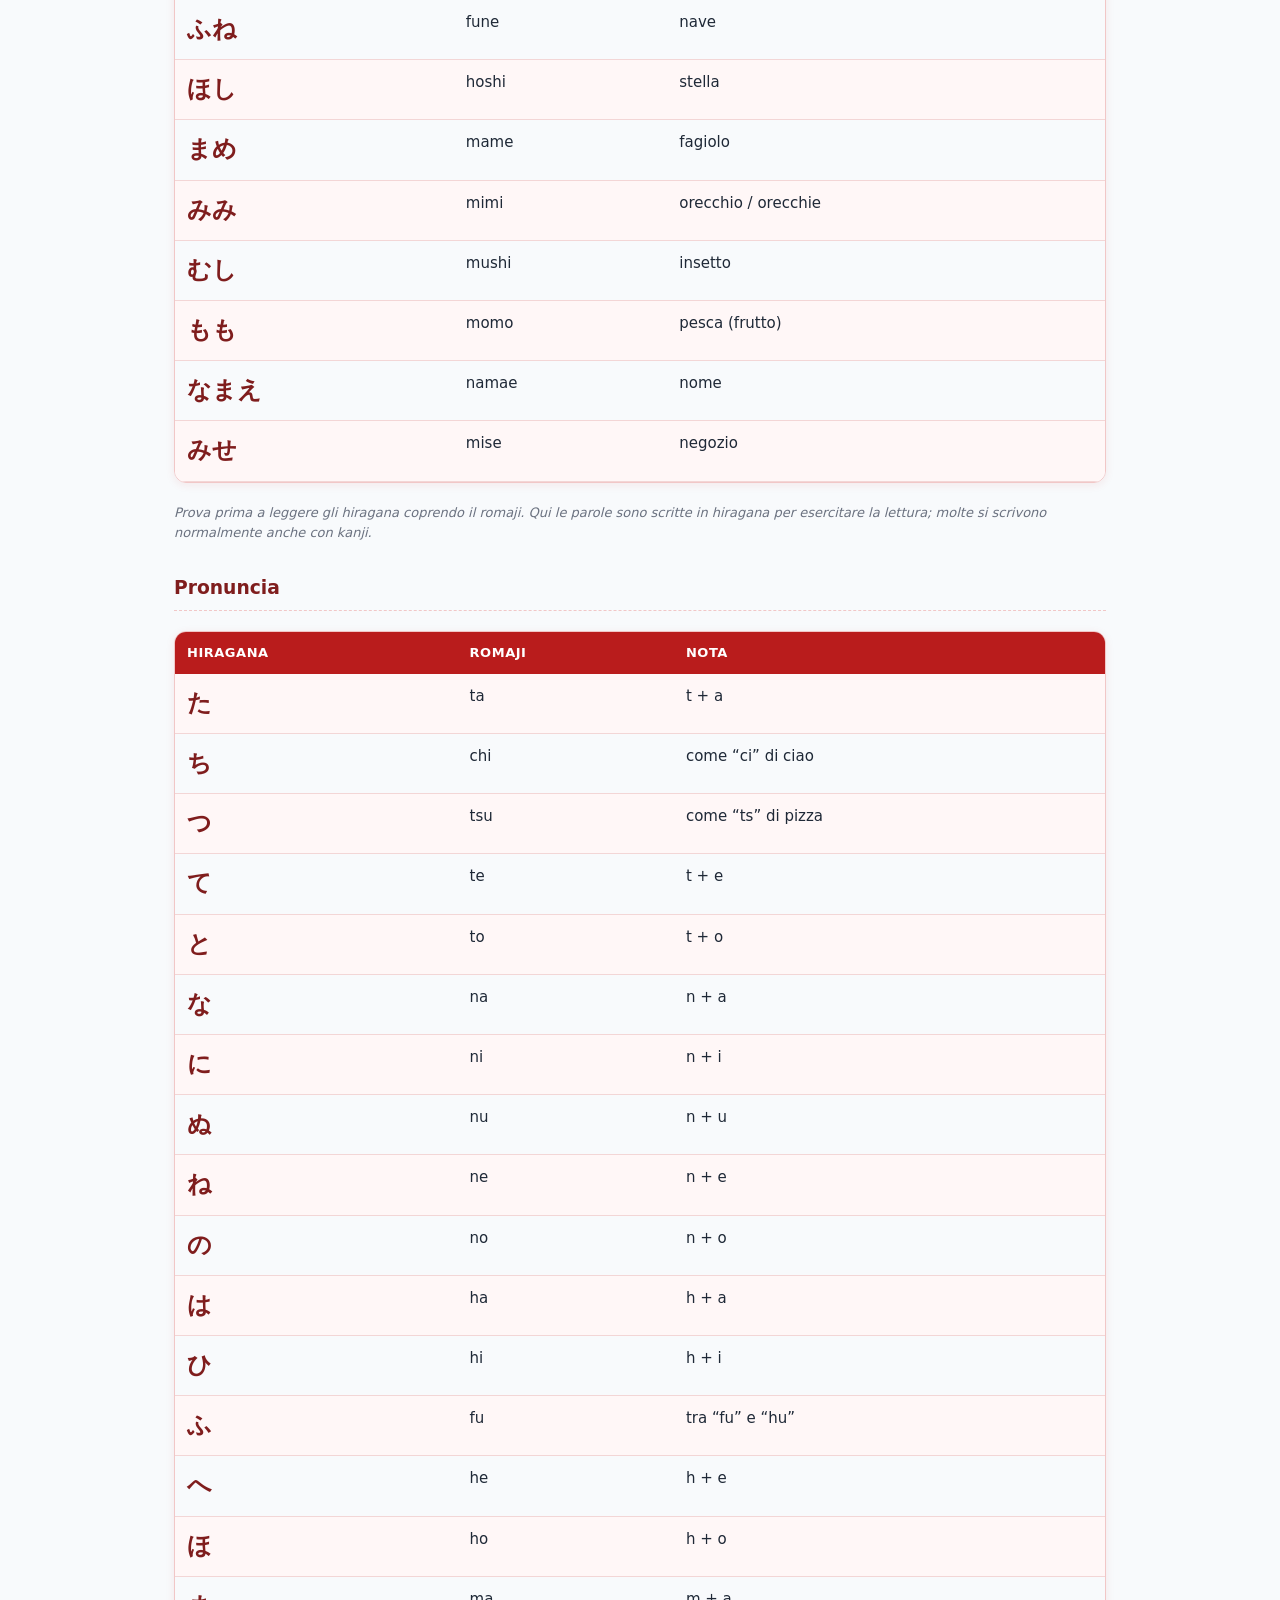
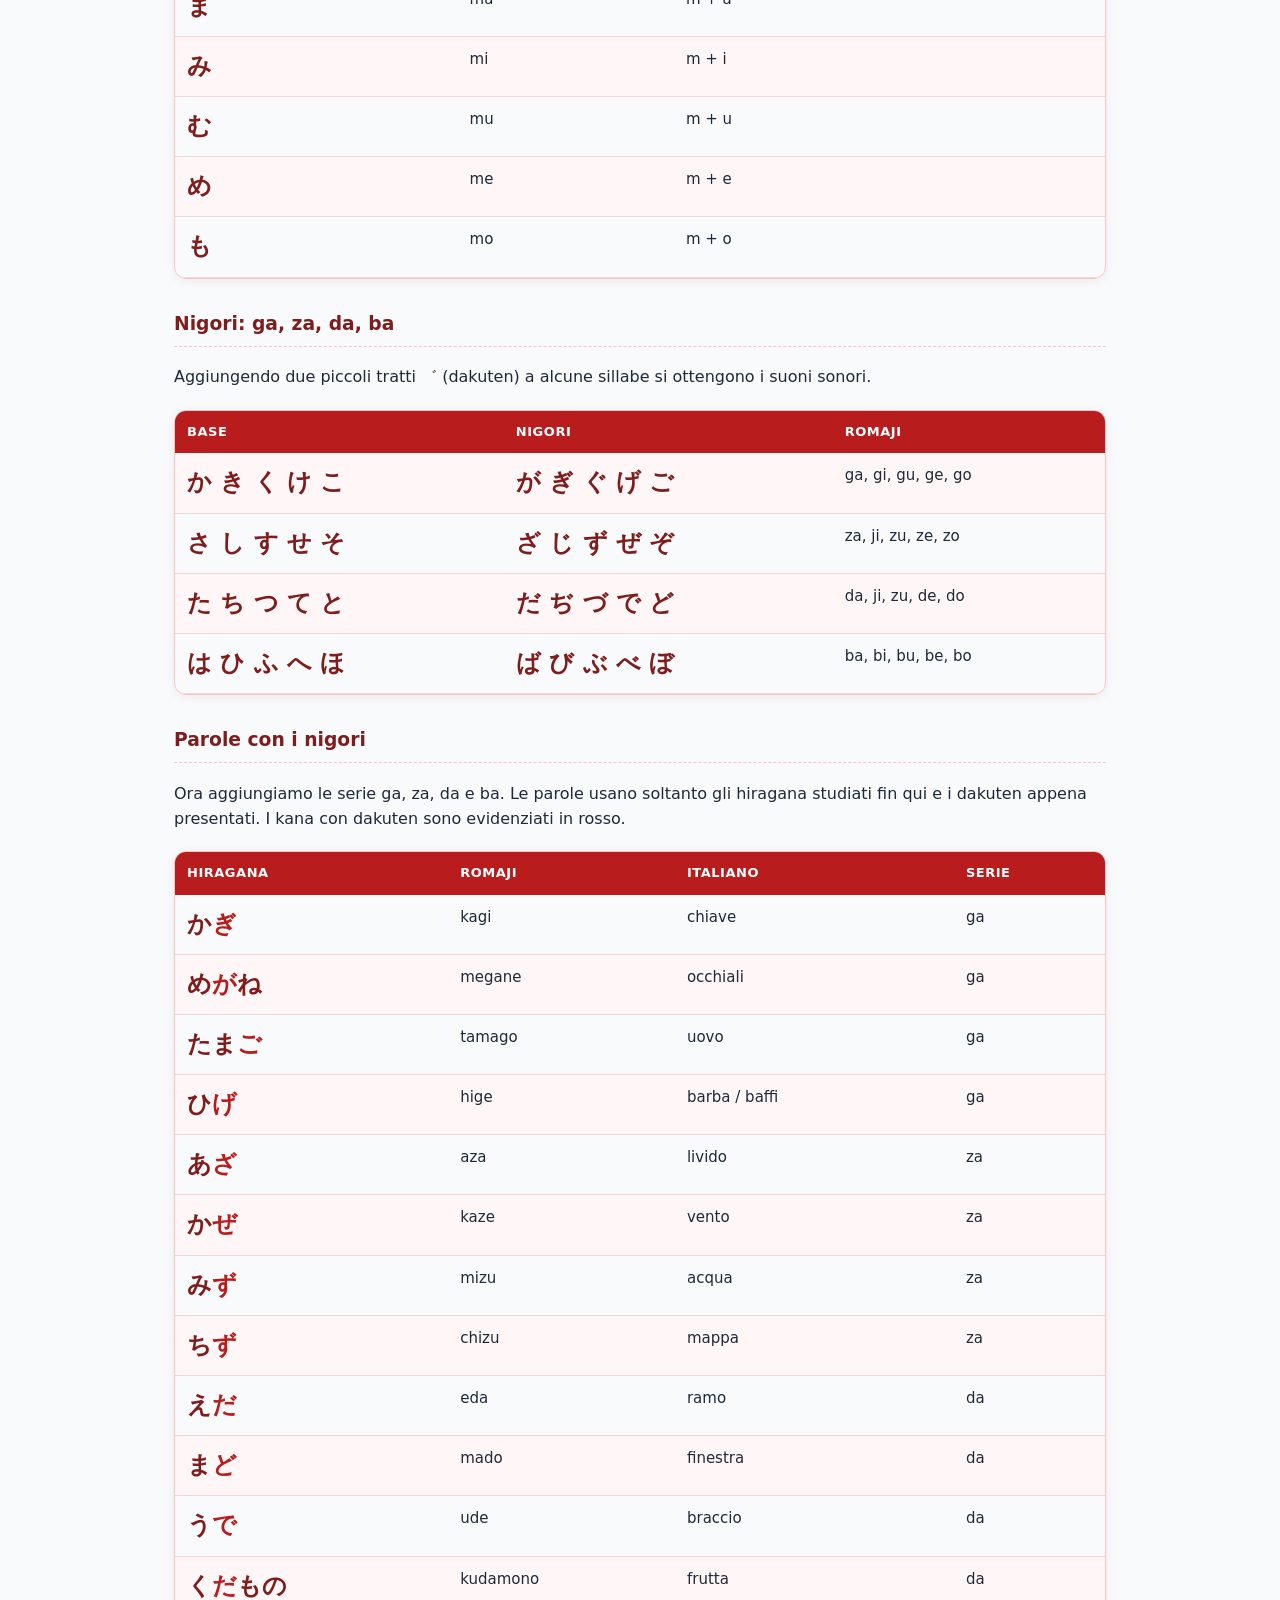
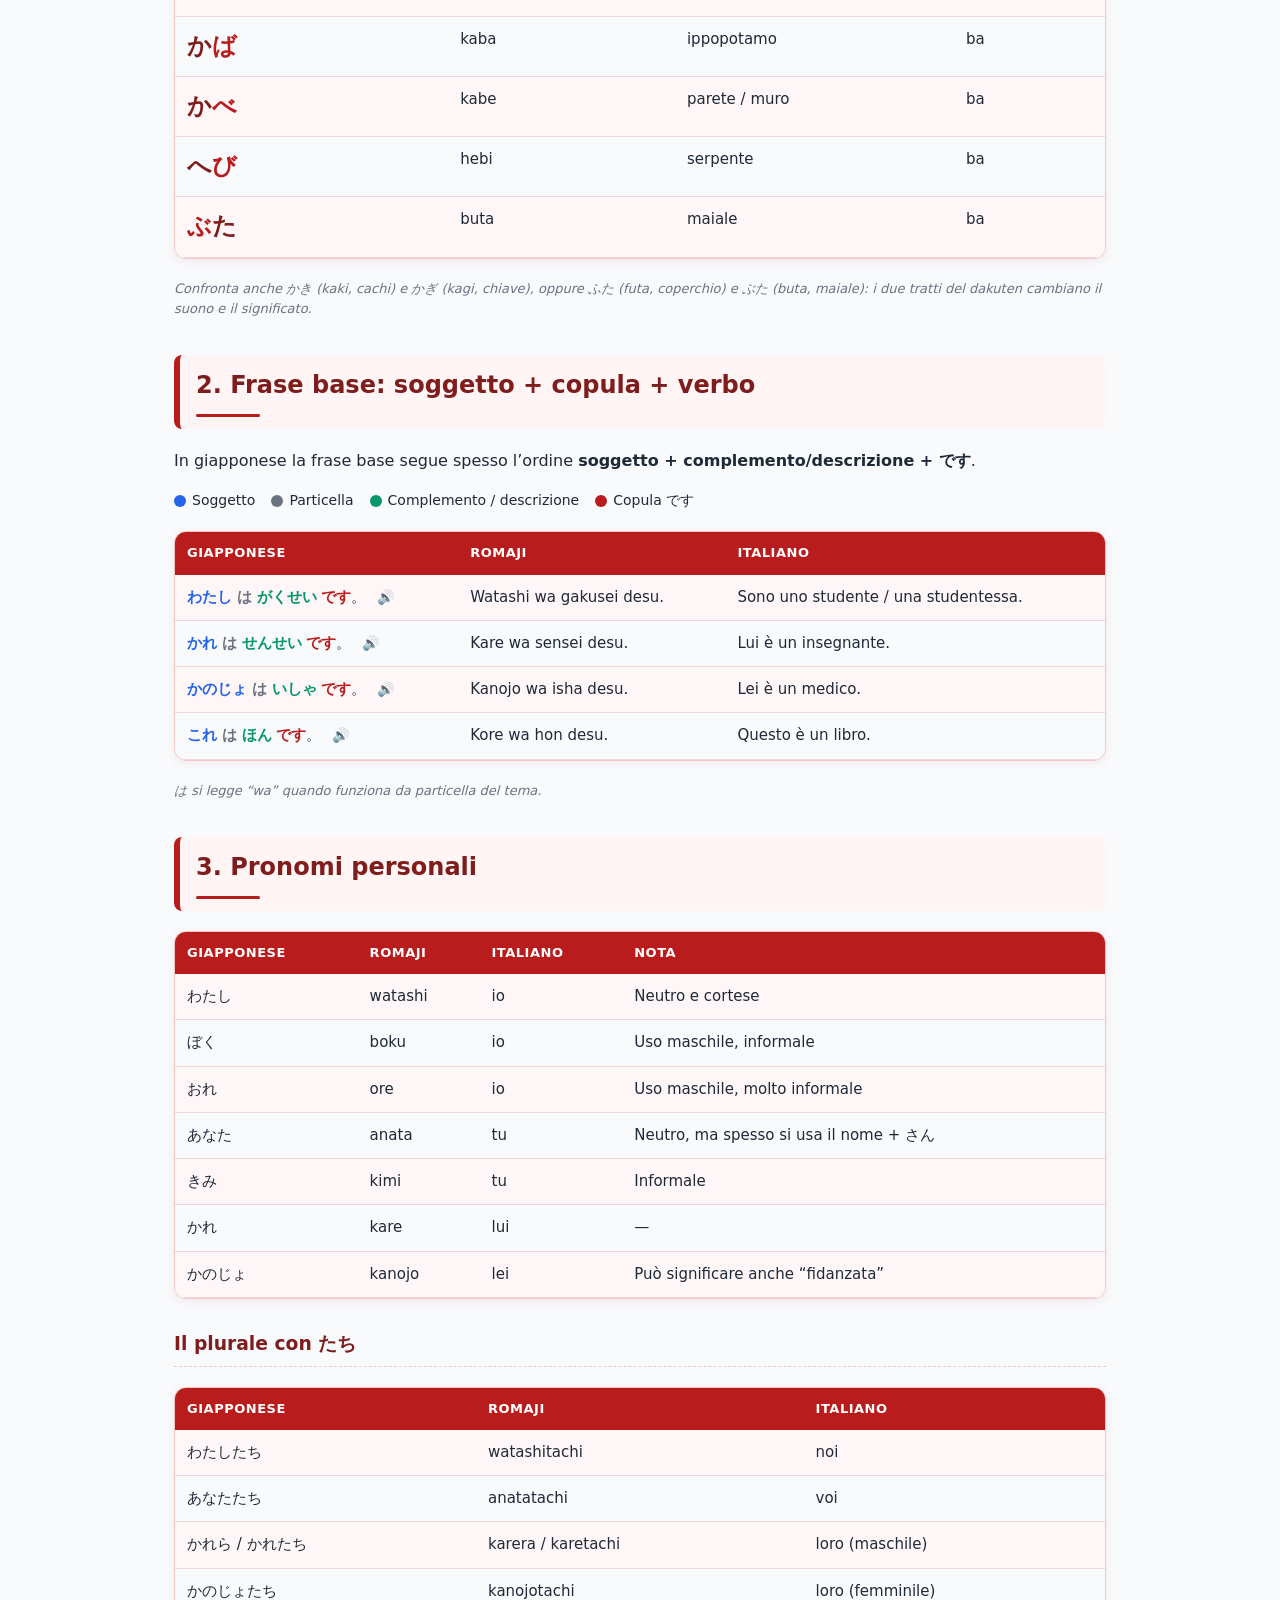
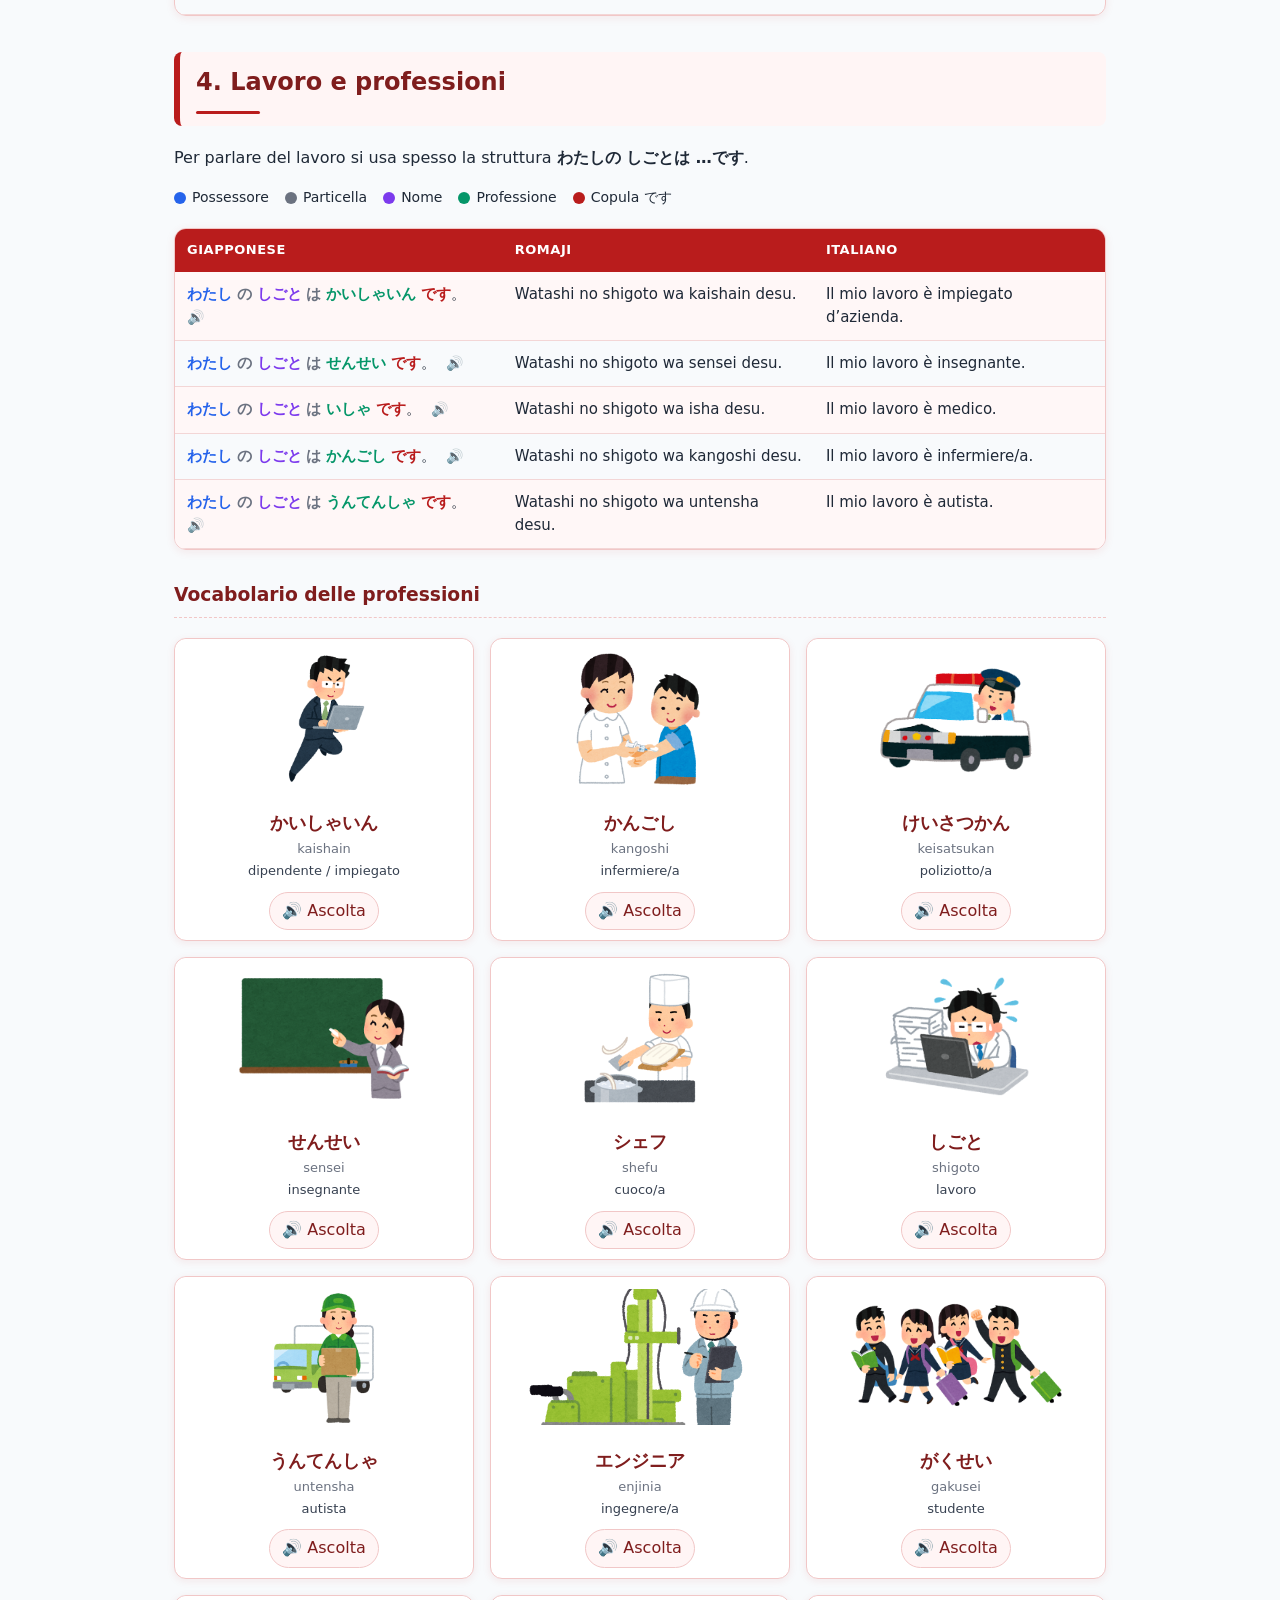
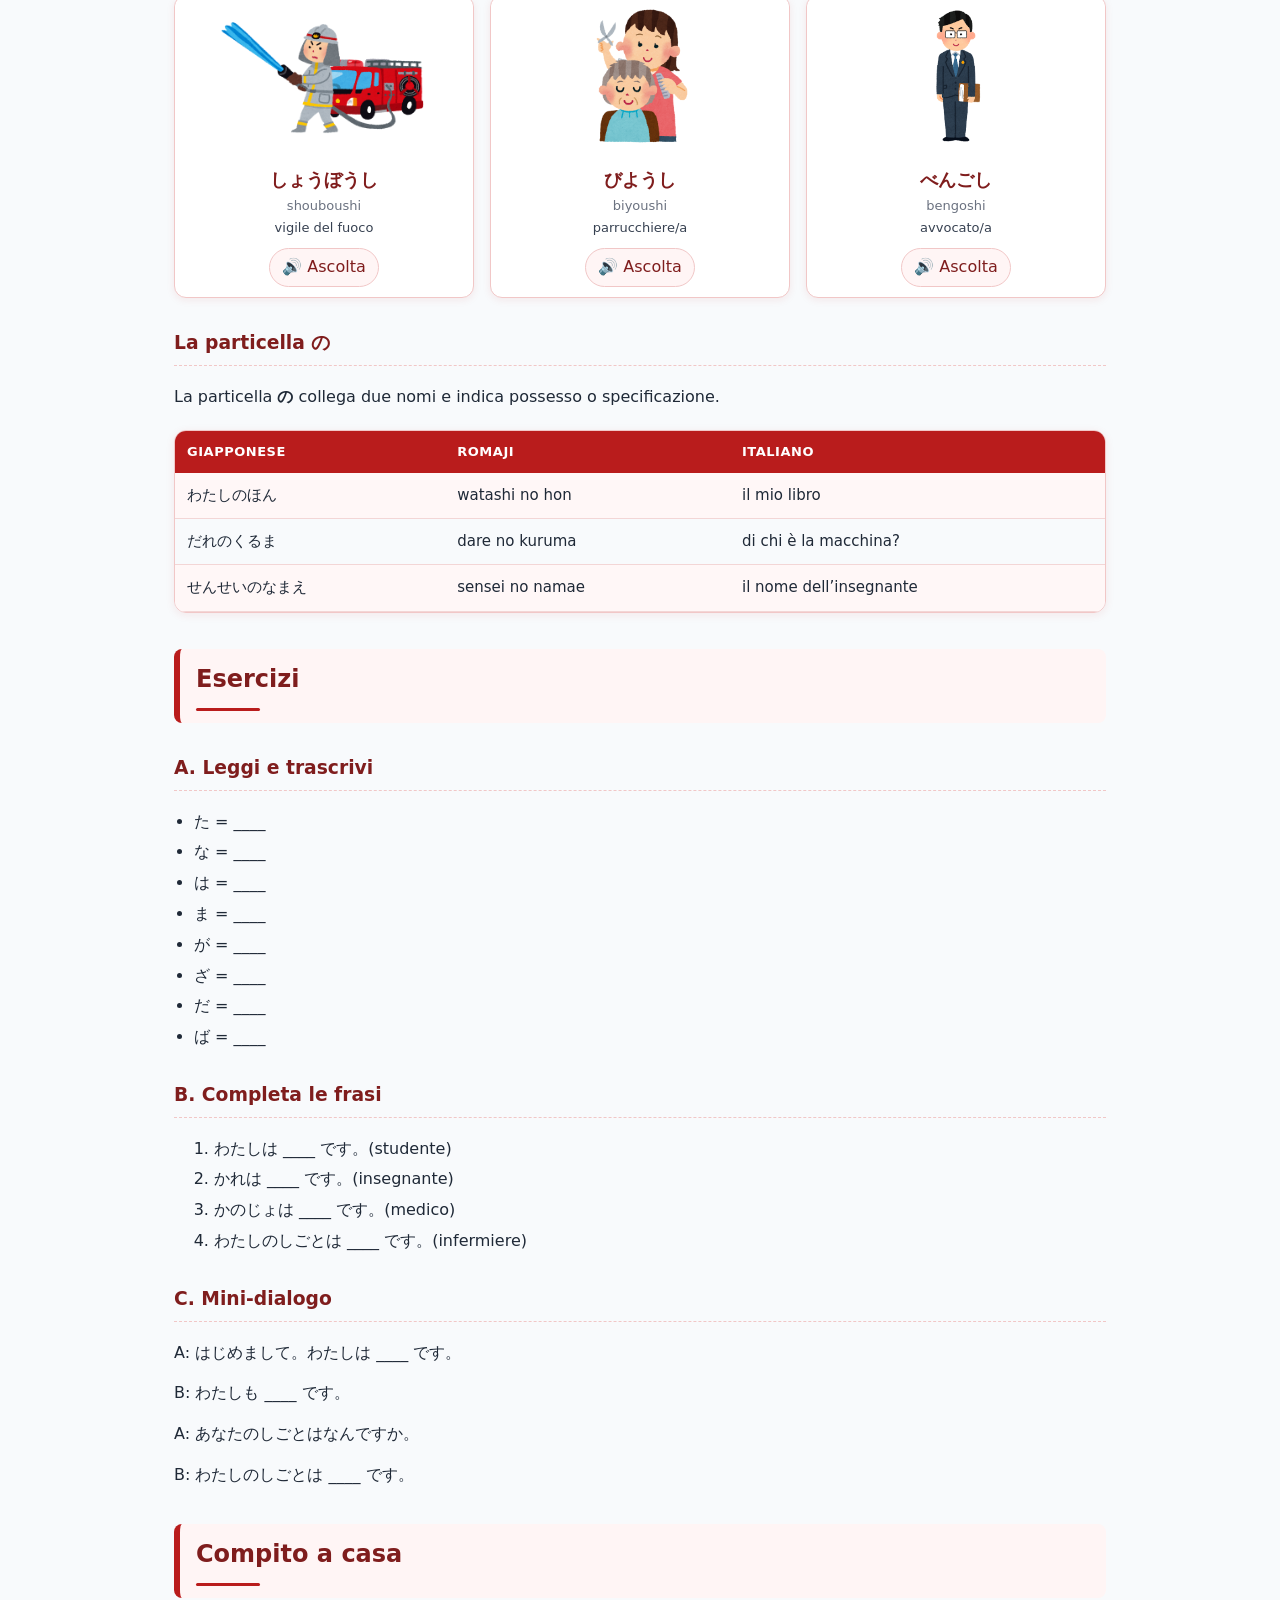
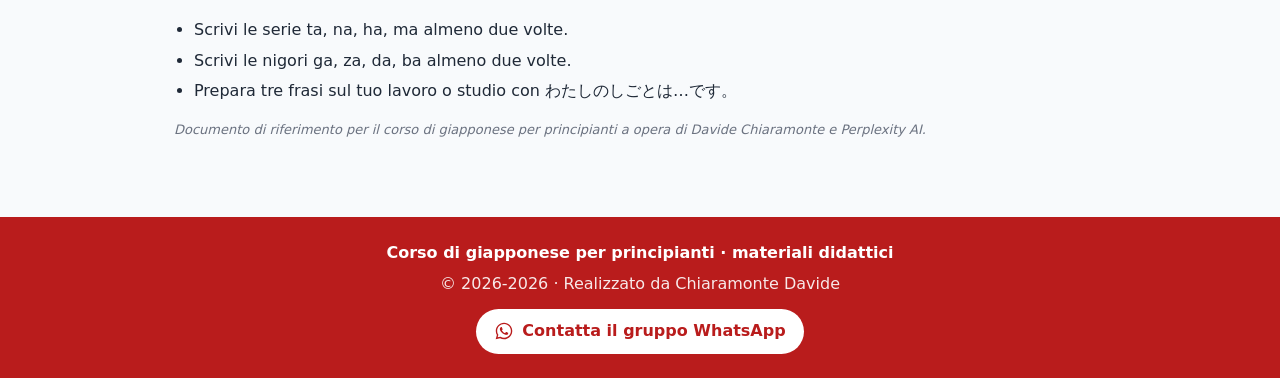
<file: lezioni/lezione-02.html>
<!DOCTYPE html>
<html lang="it">
<head>
<meta charset="utf-8">
<meta name="viewport" content="width=device-width, initial-scale=1">
<title>Lezione 2 — Hiragana ta, na, ha, ma, nigori, frase base e lavoro</title>
<link rel="stylesheet" href="../css/style.css">
<link rel="stylesheet" href="../css/menu.css">
<style>
:root{--red:#b91c1c;--ink:#1f2937;--muted:#6b7280;--line:#e5e7eb;--bg:#f8fafc}
body{margin:0;font-family:system-ui,-apple-system,Segoe UI,Roboto,Arial,sans-serif;background:var(--bg);color:var(--ink)}
main{max-width:980px;margin:0 auto;padding:24px}
h2{color:#7f1d1d;background:#fff5f5;border-left:6px solid var(--red);border-radius:8px;padding:12px 16px;margin-top:36px}
h2::after{content:"";display:block;width:64px;height:3px;background:var(--red);border-radius:2px;margin-top:10px}
h3{color:#7f1d1d;margin-top:30px;padding-bottom:8px;border-bottom:1px dashed #f1c7c7}
table{width:100%;border-collapse:separate;border-spacing:0;margin:20px 0;border:1px solid #f1c7c7;border-radius:12px;overflow:hidden;box-shadow:0 2px 10px rgba(185,28,28,.08);font-size:15px}
th{background:var(--red);color:#fff;padding:11px 12px;text-align:left;font-size:13px;text-transform:uppercase;letter-spacing:.04em}
td{padding:11px 12px;border-bottom:1px solid #f3d6d6;vertical-align:top}
tbody tr:nth-child(even){background:#fff7f7}
.kana{font-size:24px;font-weight:700;color:#7f1d1d}
.small{font-size:13px;color:#6b7280;font-style:italic}
.s{color:#2563eb;font-weight:700}
.p{color:#6b7280;font-weight:700}
.c{color:#059669;font-weight:700}
.k{color:#b91c1c;font-weight:700}
.legend{display:flex;gap:16px;flex-wrap:wrap;margin:12px 0;font-size:14px}
.legend span{display:inline-flex;align-items:center;gap:6px}
.dot{width:12px;height:12px;border-radius:50%;display:inline-block}
.tts-words td:first-child{cursor:pointer}
.tts-words td:first-child::after{content:" 🔊";font-size:14px;margin-left:6px;opacity:.75}
.prof-grid{display:grid;grid-template-columns:repeat(3,1fr);gap:16px;margin:20px 0}
.prof-card{background:#fff;border:1px solid #f1c7c7;border-radius:12px;overflow:hidden;box-shadow:0 2px 8px rgba(185,28,28,.08);text-align:center}
.prof-card img{width:100%;height:160px;object-fit:cover;display:block}
.prof-cap{padding:10px;display:flex;flex-direction:column;gap:2px}
.prof-cap .jp{font-weight:700;color:#7f1d1d;font-size:18px}
.prof-cap .romaji{font-size:13px;color:#6b7280}
.prof-cap .it{font-size:13px;color:#374151}
@media(max-width:700px){.prof-grid{grid-template-columns:repeat(2,1fr)}}
</style>
</head>
<body>
<header>
<h1>Lezione 2</h1>
<p>Hiragana ta, na, ha, ma · nigori · frase base · pronomi · lavoro</p>
</header>
<main>
<p><a href="../index.html">← Torna alla home</a></p>

<h2>Obiettivi della lezione</h2>
<ul>
<li>Leggere e scrivere le serie hiragana ta, na, ha e ma.</li>
<li>Usare i nigori per ottenere ga, za, da e ba.</li>
<li>Costruire frasi base con soggetto, copula e verbo/descrizione.</li>
<li>Usare i pronomi personali e il suffisso たち.</li>
<li>Parlare del proprio lavoro con la particella の.</li>
</ul>

<h2>1. Hiragana: ta, na, ha, ma</h2>
<table>
<tr><th>Serie</th><th>Caratteri</th></tr>
<tr><td>ta</td><td><span class="kana">た ち つ て と</span></td></tr>
<tr><td>na</td><td><span class="kana">な に ぬ ね の</span></td></tr>
<tr><td>ha</td><td><span class="kana">は ひ ふ へ ほ</span></td></tr>
<tr><td>ma</td><td><span class="kana">ま み む め も</span></td></tr>
</table>

<h3>Parole con gli hiragana appresi</h3>
<p>Leggi queste parole combinando le serie a, ka e sa della lezione 1 con le nuove serie ta, na, ha e ma. Non servono ancora nigori, kana piccoli o altre serie.</p>
<table>
<thead><tr><th>Hiragana</th><th>Romaji</th><th>Italiano</th></tr></thead>
<tbody>
<tr><td class="kana" lang="ja">たこ</td><td>tako</td><td>polpo</td></tr>
<tr><td class="kana" lang="ja">つき</td><td>tsuki</td><td>luna</td></tr>
<tr><td class="kana" lang="ja">くつ</td><td>kutsu</td><td>scarpe</td></tr>
<tr><td class="kana" lang="ja">いぬ</td><td>inu</td><td>cane</td></tr>
<tr><td class="kana" lang="ja">ねこ</td><td>neko</td><td>gatto</td></tr>
<tr><td class="kana" lang="ja">さかな</td><td>sakana</td><td>pesce</td></tr>
<tr><td class="kana" lang="ja">はな</td><td>hana</td><td>fiore</td></tr>
<tr><td class="kana" lang="ja">ひと</td><td>hito</td><td>persona</td></tr>
<tr><td class="kana" lang="ja">ふね</td><td>fune</td><td>nave</td></tr>
<tr><td class="kana" lang="ja">ほし</td><td>hoshi</td><td>stella</td></tr>
<tr><td class="kana" lang="ja">まめ</td><td>mame</td><td>fagiolo</td></tr>
<tr><td class="kana" lang="ja">みみ</td><td>mimi</td><td>orecchio / orecchie</td></tr>
<tr><td class="kana" lang="ja">むし</td><td>mushi</td><td>insetto</td></tr>
<tr><td class="kana" lang="ja">もも</td><td>momo</td><td>pesca (frutto)</td></tr>
<tr><td class="kana" lang="ja">なまえ</td><td>namae</td><td>nome</td></tr>
<tr><td class="kana" lang="ja">みせ</td><td>mise</td><td>negozio</td></tr>
</tbody>
</table>
<p class="small">Prova prima a leggere gli hiragana coprendo il romaji. Qui le parole sono scritte in hiragana per esercitare la lettura; molte si scrivono normalmente anche con kanji.</p>

<h3>Pronuncia</h3>
<table>
<tr><th>Hiragana</th><th>Romaji</th><th>Nota</th></tr>
<tr><td class="kana">た</td><td>ta</td><td>t + a</td></tr>
<tr><td class="kana">ち</td><td>chi</td><td>come “ci” di ciao</td></tr>
<tr><td class="kana">つ</td><td>tsu</td><td>come “ts” di pizza</td></tr>
<tr><td class="kana">て</td><td>te</td><td>t + e</td></tr>
<tr><td class="kana">と</td><td>to</td><td>t + o</td></tr>
<tr><td class="kana">な</td><td>na</td><td>n + a</td></tr>
<tr><td class="kana">に</td><td>ni</td><td>n + i</td></tr>
<tr><td class="kana">ぬ</td><td>nu</td><td>n + u</td></tr>
<tr><td class="kana">ね</td><td>ne</td><td>n + e</td></tr>
<tr><td class="kana">の</td><td>no</td><td>n + o</td></tr>
<tr><td class="kana">は</td><td>ha</td><td>h + a</td></tr>
<tr><td class="kana">ひ</td><td>hi</td><td>h + i</td></tr>
<tr><td class="kana">ふ</td><td>fu</td><td>tra “fu” e “hu”</td></tr>
<tr><td class="kana">へ</td><td>he</td><td>h + e</td></tr>
<tr><td class="kana">ほ</td><td>ho</td><td>h + o</td></tr>
<tr><td class="kana">ま</td><td>ma</td><td>m + a</td></tr>
<tr><td class="kana">み</td><td>mi</td><td>m + i</td></tr>
<tr><td class="kana">む</td><td>mu</td><td>m + u</td></tr>
<tr><td class="kana">め</td><td>me</td><td>m + e</td></tr>
<tr><td class="kana">も</td><td>mo</td><td>m + o</td></tr>
</table>

<h3>Nigori: ga, za, da, ba</h3>
<p>Aggiungendo due piccoli tratti ゛ (dakuten) a alcune sillabe si ottengono i suoni sonori.</p>
<table>
<tr><th>Base</th><th>Nigori</th><th>Romaji</th></tr>
<tr><td class="kana">か き く け こ</td><td class="kana">が ぎ ぐ げ ご</td><td>ga, gi, gu, ge, go</td></tr>
<tr><td class="kana">さ し す せ そ</td><td class="kana">ざ じ ず ぜ ぞ</td><td>za, ji, zu, ze, zo</td></tr>
<tr><td class="kana">た ち つ て と</td><td class="kana">だ ぢ づ で ど</td><td>da, ji, zu, de, do</td></tr>
<tr><td class="kana">は ひ ふ へ ほ</td><td class="kana">ば び ぶ べ ぼ</td><td>ba, bi, bu, be, bo</td></tr>
</table>

<h3>Parole con i nigori</h3>
<p>Ora aggiungiamo le serie ga, za, da e ba. Le parole usano soltanto gli hiragana studiati fin qui e i dakuten appena presentati. I kana con dakuten sono evidenziati in rosso.</p>
<table>
<thead><tr><th>Hiragana</th><th>Romaji</th><th>Italiano</th><th>Serie</th></tr></thead>
<tbody>
<tr><td class="kana" lang="ja">か<span class="k">ぎ</span></td><td>kagi</td><td>chiave</td><td>ga</td></tr>
<tr><td class="kana" lang="ja">め<span class="k">が</span>ね</td><td>megane</td><td>occhiali</td><td>ga</td></tr>
<tr><td class="kana" lang="ja">たま<span class="k">ご</span></td><td>tamago</td><td>uovo</td><td>ga</td></tr>
<tr><td class="kana" lang="ja">ひ<span class="k">げ</span></td><td>hige</td><td>barba / baffi</td><td>ga</td></tr>
<tr><td class="kana" lang="ja">あ<span class="k">ざ</span></td><td>aza</td><td>livido</td><td>za</td></tr>
<tr><td class="kana" lang="ja">か<span class="k">ぜ</span></td><td>kaze</td><td>vento</td><td>za</td></tr>
<tr><td class="kana" lang="ja">み<span class="k">ず</span></td><td>mizu</td><td>acqua</td><td>za</td></tr>
<tr><td class="kana" lang="ja">ち<span class="k">ず</span></td><td>chizu</td><td>mappa</td><td>za</td></tr>
<tr><td class="kana" lang="ja">え<span class="k">だ</span></td><td>eda</td><td>ramo</td><td>da</td></tr>
<tr><td class="kana" lang="ja">ま<span class="k">ど</span></td><td>mado</td><td>finestra</td><td>da</td></tr>
<tr><td class="kana" lang="ja">う<span class="k">で</span></td><td>ude</td><td>braccio</td><td>da</td></tr>
<tr><td class="kana" lang="ja">く<span class="k">だ</span>もの</td><td>kudamono</td><td>frutta</td><td>da</td></tr>
<tr><td class="kana" lang="ja">か<span class="k">ば</span></td><td>kaba</td><td>ippopotamo</td><td>ba</td></tr>
<tr><td class="kana" lang="ja">か<span class="k">べ</span></td><td>kabe</td><td>parete / muro</td><td>ba</td></tr>
<tr><td class="kana" lang="ja">へ<span class="k">び</span></td><td>hebi</td><td>serpente</td><td>ba</td></tr>
<tr><td class="kana" lang="ja"><span class="k">ぶ</span>た</td><td>buta</td><td>maiale</td><td>ba</td></tr>
</tbody>
</table>
<p class="small">Confronta anche かき (kaki, cachi) e かぎ (kagi, chiave), oppure ふた (futa, coperchio) e ぶた (buta, maiale): i due tratti del dakuten cambiano il suono e il significato.</p>

<h2>2. Frase base: soggetto + copula + verbo</h2>
<p>In giapponese la frase base segue spesso l’ordine <strong>soggetto + complemento/descrizione + です</strong>.</p>
<div class="legend">
<span><span class="dot" style="background:#2563eb"></span> Soggetto</span>
<span><span class="dot" style="background:#6b7280"></span> Particella</span>
<span><span class="dot" style="background:#059669"></span> Complemento / descrizione</span>
<span><span class="dot" style="background:#b91c1c"></span> Copula です</span>
</div>
<table class="tts-words">
<tr><th>Giapponese</th><th>Romaji</th><th>Italiano</th></tr>
<tr><td title="Clicca per ascoltare"><span class="s">わたし</span> <span class="p">は</span> <span class="c">がくせい</span> <span class="k">です</span>。</td><td>Watashi wa gakusei desu.</td><td>Sono uno studente / una studentessa.</td></tr>
<tr><td title="Clicca per ascoltare"><span class="s">かれ</span> <span class="p">は</span> <span class="c">せんせい</span> <span class="k">です</span>。</td><td>Kare wa sensei desu.</td><td>Lui è un insegnante.</td></tr>
<tr><td title="Clicca per ascoltare"><span class="s">かのじょ</span> <span class="p">は</span> <span class="c">いしゃ</span> <span class="k">です</span>。</td><td>Kanojo wa isha desu.</td><td>Lei è un medico.</td></tr>
<tr><td title="Clicca per ascoltare"><span class="s">これ</span> <span class="p">は</span> <span class="c">ほん</span> <span class="k">です</span>。</td><td>Kore wa hon desu.</td><td>Questo è un libro.</td></tr>
</table>
<p class="small">は si legge “wa” quando funziona da particella del tema.</p>

<h2>3. Pronomi personali</h2>
<table>
<tr><th>Giapponese</th><th>Romaji</th><th>Italiano</th><th>Nota</th></tr>
<tr><td>わたし</td><td>watashi</td><td>io</td><td>Neutro e cortese</td></tr>
<tr><td>ぼく</td><td>boku</td><td>io</td><td>Uso maschile, informale</td></tr>
<tr><td>おれ</td><td>ore</td><td>io</td><td>Uso maschile, molto informale</td></tr>
<tr><td>あなた</td><td>anata</td><td>tu</td><td>Neutro, ma spesso si usa il nome + さん</td></tr>
<tr><td>きみ</td><td>kimi</td><td>tu</td><td>Informale</td></tr>
<tr><td>かれ</td><td>kare</td><td>lui</td><td>—</td></tr>
<tr><td>かのじょ</td><td>kanojo</td><td>lei</td><td>Può significare anche “fidanzata”</td></tr>
</table>

<h3>Il plurale con たち</h3>
<table>
<tr><th>Giapponese</th><th>Romaji</th><th>Italiano</th></tr>
<tr><td>わたしたち</td><td>watashitachi</td><td>noi</td></tr>
<tr><td>あなたたち</td><td>anatatachi</td><td>voi</td></tr>
<tr><td>かれら / かれたち</td><td>karera / karetachi</td><td>loro (maschile)</td></tr>
<tr><td>かのじょたち</td><td>kanojotachi</td><td>loro (femminile)</td></tr>
</table>

<h2>4. Lavoro e professioni</h2>
<p>Per parlare del lavoro si usa spesso la struttura <strong>わたしの しごとは …です</strong>.</p>
<div class="legend">
<span><span class="dot" style="background:#2563eb"></span> Possessore</span>
<span><span class="dot" style="background:#6b7280"></span> Particella</span>
<span><span class="dot" style="background:#7c3aed"></span> Nome</span>
<span><span class="dot" style="background:#059669"></span> Professione</span>
<span><span class="dot" style="background:#b91c1c"></span> Copula です</span>
</div>
<table class="tts-words">
<tr><th>Giapponese</th><th>Romaji</th><th>Italiano</th></tr>
<tr><td title="Clicca per ascoltare"><span class="s">わたし</span> <span class="p">の</span> <span style="color:#7c3aed;font-weight:700">しごと</span> <span class="p">は</span> <span class="c">かいしゃいん</span> <span class="k">です</span>。</td><td>Watashi no shigoto wa kaishain desu.</td><td>Il mio lavoro è impiegato d’azienda.</td></tr>
<tr><td title="Clicca per ascoltare"><span class="s">わたし</span> <span class="p">の</span> <span style="color:#7c3aed;font-weight:700">しごと</span> <span class="p">は</span> <span class="c">せんせい</span> <span class="k">です</span>。</td><td>Watashi no shigoto wa sensei desu.</td><td>Il mio lavoro è insegnante.</td></tr>
<tr><td title="Clicca per ascoltare"><span class="s">わたし</span> <span class="p">の</span> <span style="color:#7c3aed;font-weight:700">しごと</span> <span class="p">は</span> <span class="c">いしゃ</span> <span class="k">です</span>。</td><td>Watashi no shigoto wa isha desu.</td><td>Il mio lavoro è medico.</td></tr>
<tr><td title="Clicca per ascoltare"><span class="s">わたし</span> <span class="p">の</span> <span style="color:#7c3aed;font-weight:700">しごと</span> <span class="p">は</span> <span class="c">かんごし</span> <span class="k">です</span>。</td><td>Watashi no shigoto wa kangoshi desu.</td><td>Il mio lavoro è infermiere/a.</td></tr>
<tr><td title="Clicca per ascoltare"><span class="s">わたし</span> <span class="p">の</span> <span style="color:#7c3aed;font-weight:700">しごと</span> <span class="p">は</span> <span class="c">うんてんしゃ</span> <span class="k">です</span>。</td><td>Watashi no shigoto wa untensha desu.</td><td>Il mio lavoro è autista.</td></tr>
</table>

<h3>Vocabolario delle professioni</h3>
<div class="prof-grid">
<div class="prof-card"><img src="../img/kaishain.png" alt="かいしゃいん"><div class="prof-cap"><span class="jp">かいしゃいん</span><span class="romaji">kaishain</span><span class="it">dipendente / impiegato</span></div></div>
<div class="prof-card"><img src="../img/kangoshi.png" alt="かんごし"><div class="prof-cap"><span class="jp">かんごし</span><span class="romaji">kangoshi</span><span class="it">infermiere/a</span></div></div>
<div class="prof-card"><img src="../img/keisatsukan.png" alt="けいさつかん"><div class="prof-cap"><span class="jp">けいさつかん</span><span class="romaji">keisatsukan</span><span class="it">poliziotto/a</span></div></div>
<div class="prof-card"><img src="../img/sensei.png" alt="せんせい"><div class="prof-cap"><span class="jp">せんせい</span><span class="romaji">sensei</span><span class="it">insegnante</span></div></div>
<div class="prof-card"><img src="../img/shefu.png" alt="シェフ"><div class="prof-cap"><span class="jp">シェフ</span><span class="romaji">shefu</span><span class="it">cuoco/a</span></div></div>
<div class="prof-card"><img src="../img/shigoto.png" alt="しごと"><div class="prof-cap"><span class="jp">しごと</span><span class="romaji">shigoto</span><span class="it">lavoro</span></div></div>
<div class="prof-card"><img src="../img/driver.png" alt="うんてんしゃ"><div class="prof-cap"><span class="jp">うんてんしゃ</span><span class="romaji">untensha</span><span class="it">autista</span></div></div>
<div class="prof-card"><img src="../img/enjinia.png" alt="エンジニア"><div class="prof-cap"><span class="jp">エンジニア</span><span class="romaji">enjinia</span><span class="it">ingegnere/a</span></div></div>
<div class="prof-card"><img src="../img/gakusei.png" alt="がくせい"><div class="prof-cap"><span class="jp">がくせい</span><span class="romaji">gakusei</span><span class="it">studente</span></div></div>
<div class="prof-card"><img src="../img/shouboushi.png" alt="しょうぼうし"><div class="prof-cap"><span class="jp">しょうぼうし</span><span class="romaji">shouboushi</span><span class="it">vigile del fuoco</span></div></div>
<div class="prof-card"><img src="../img/biyoushi.png" alt="びようし"><div class="prof-cap"><span class="jp">びようし</span><span class="romaji">biyoushi</span><span class="it">parrucchiere/a</span></div></div>
<div class="prof-card"><img src="../img/bengoshi.png" alt="べんごし"><div class="prof-cap"><span class="jp">べんごし</span><span class="romaji">bengoshi</span><span class="it">avvocato/a</span></div></div>
</div>

<h3>La particella の</h3>
<p>La particella <strong>の</strong> collega due nomi e indica possesso o specificazione.</p>
<table>
<tr><th>Giapponese</th><th>Romaji</th><th>Italiano</th></tr>
<tr><td>わたしのほん</td><td>watashi no hon</td><td>il mio libro</td></tr>
<tr><td>だれのくるま</td><td>dare no kuruma</td><td>di chi è la macchina?</td></tr>
<tr><td>せんせいのなまえ</td><td>sensei no namae</td><td>il nome dell’insegnante</td></tr>
</table>

<h2>Esercizi</h2>

<h3>A. Leggi e trascrivi</h3>
<ul>
<li>た = ____</li>
<li>な = ____</li>
<li>は = ____</li>
<li>ま = ____</li>
<li>が = ____</li>
<li>ざ = ____</li>
<li>だ = ____</li>
<li>ば = ____</li>
</ul>

<h3>B. Completa le frasi</h3>
<ol>
<li>わたしは ____ です。(studente)</li>
<li>かれは ____ です。(insegnante)</li>
<li>かのじょは ____ です。(medico)</li>
<li>わたしのしごとは ____ です。(infermiere)</li>
</ol>

<h3>C. Mini-dialogo</h3>
<p>A: はじめまして。わたしは ____ です。</p>
<p>B: わたしも ____ です。</p>
<p>A: あなたのしごとはなんですか。</p>
<p>B: わたしのしごとは ____ です。</p>

<h2>Compito a casa</h2>
<ul>
<li>Scrivi le serie ta, na, ha, ma almeno due volte.</li>
<li>Scrivi le nigori ga, za, da, ba almeno due volte.</li>
<li>Prepara tre frasi sul tuo lavoro o studio con わたしのしごとは…です。</li>
</ul>

<p class="small">Documento di riferimento per il corso di giapponese per principianti a opera di Davide Chiaramonte e Perplexity AI.</p>
</main>
<script src="../js/main.js"></script>
<script>
document.querySelectorAll('.tts-words td:first-child').forEach(td=>{
  td.addEventListener('click',()=>{
    const text=td.textContent.replace('🔊','').trim();
    const u=new SpeechSynthesisUtterance(text);
    u.lang='ja-JP';
    speechSynthesis.cancel();
    speechSynthesis.speak(u);
  });
});
</script>
</body>
</html>
</file>
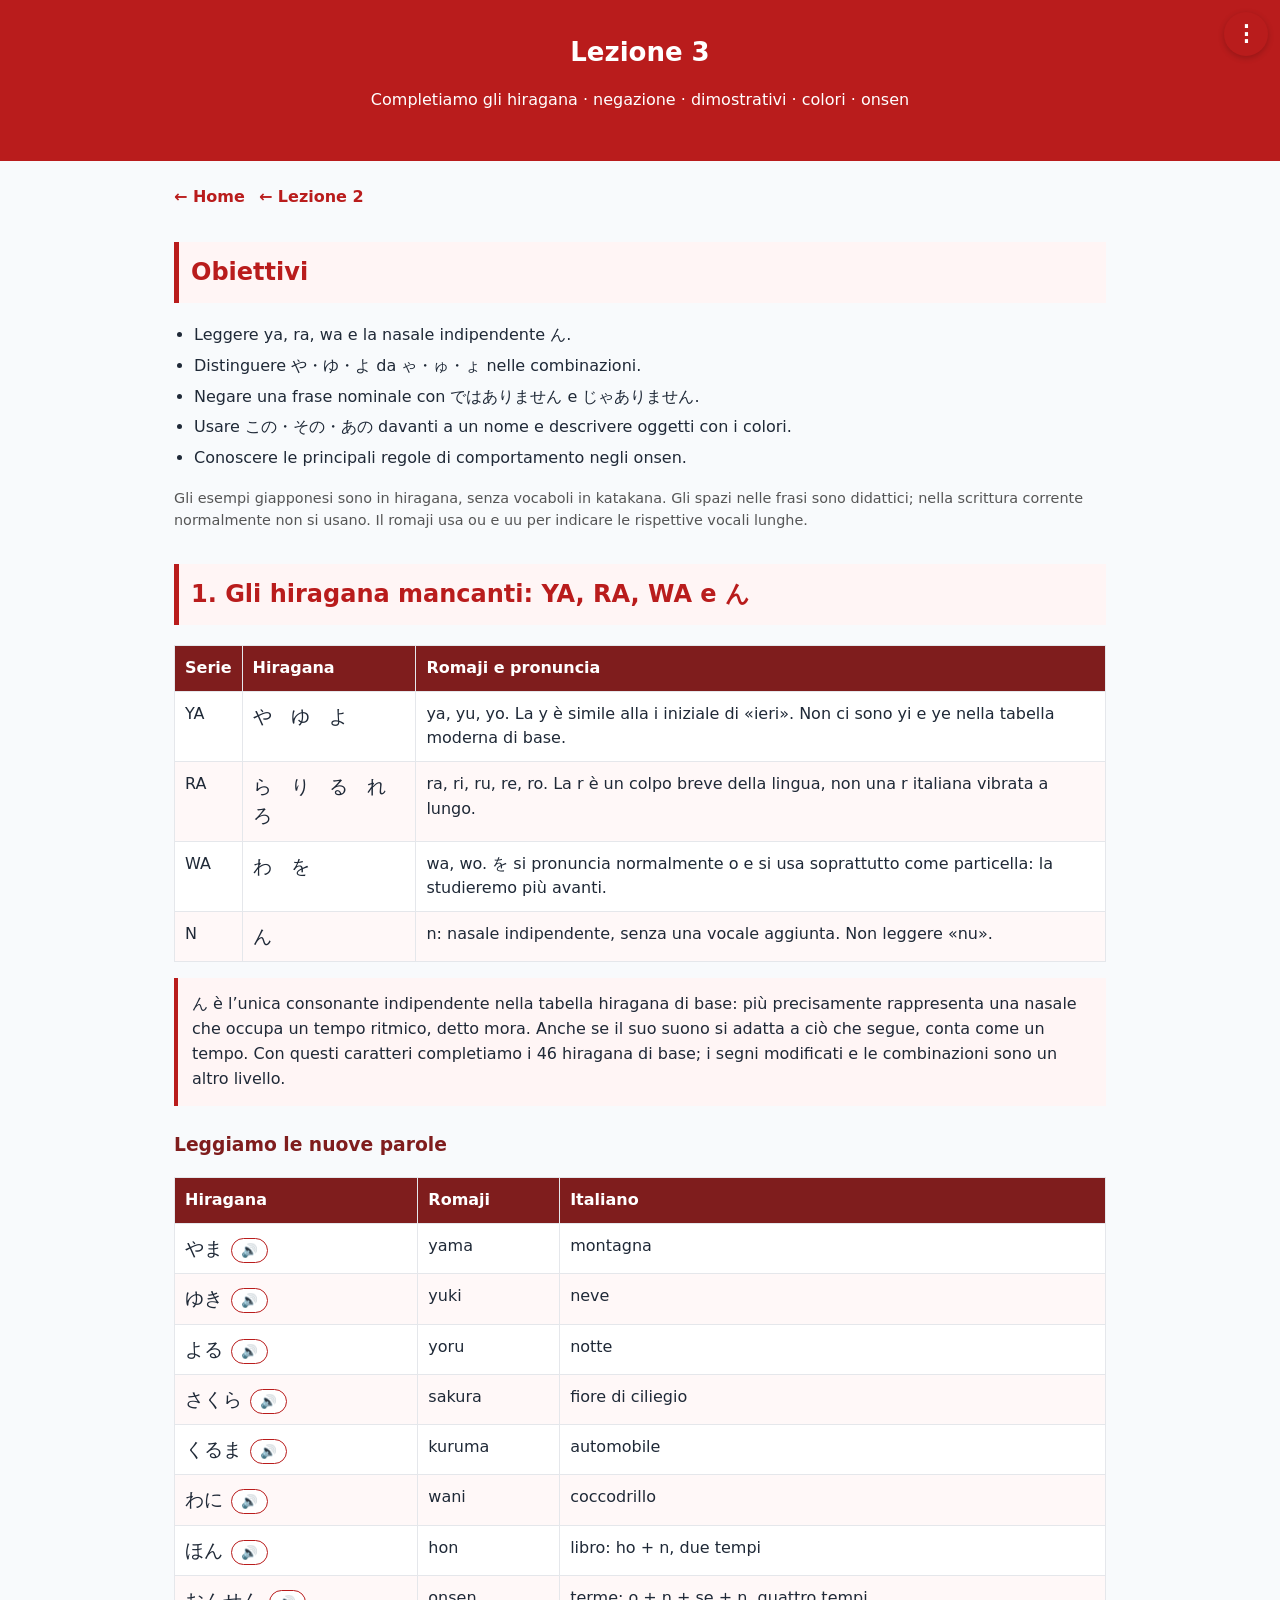
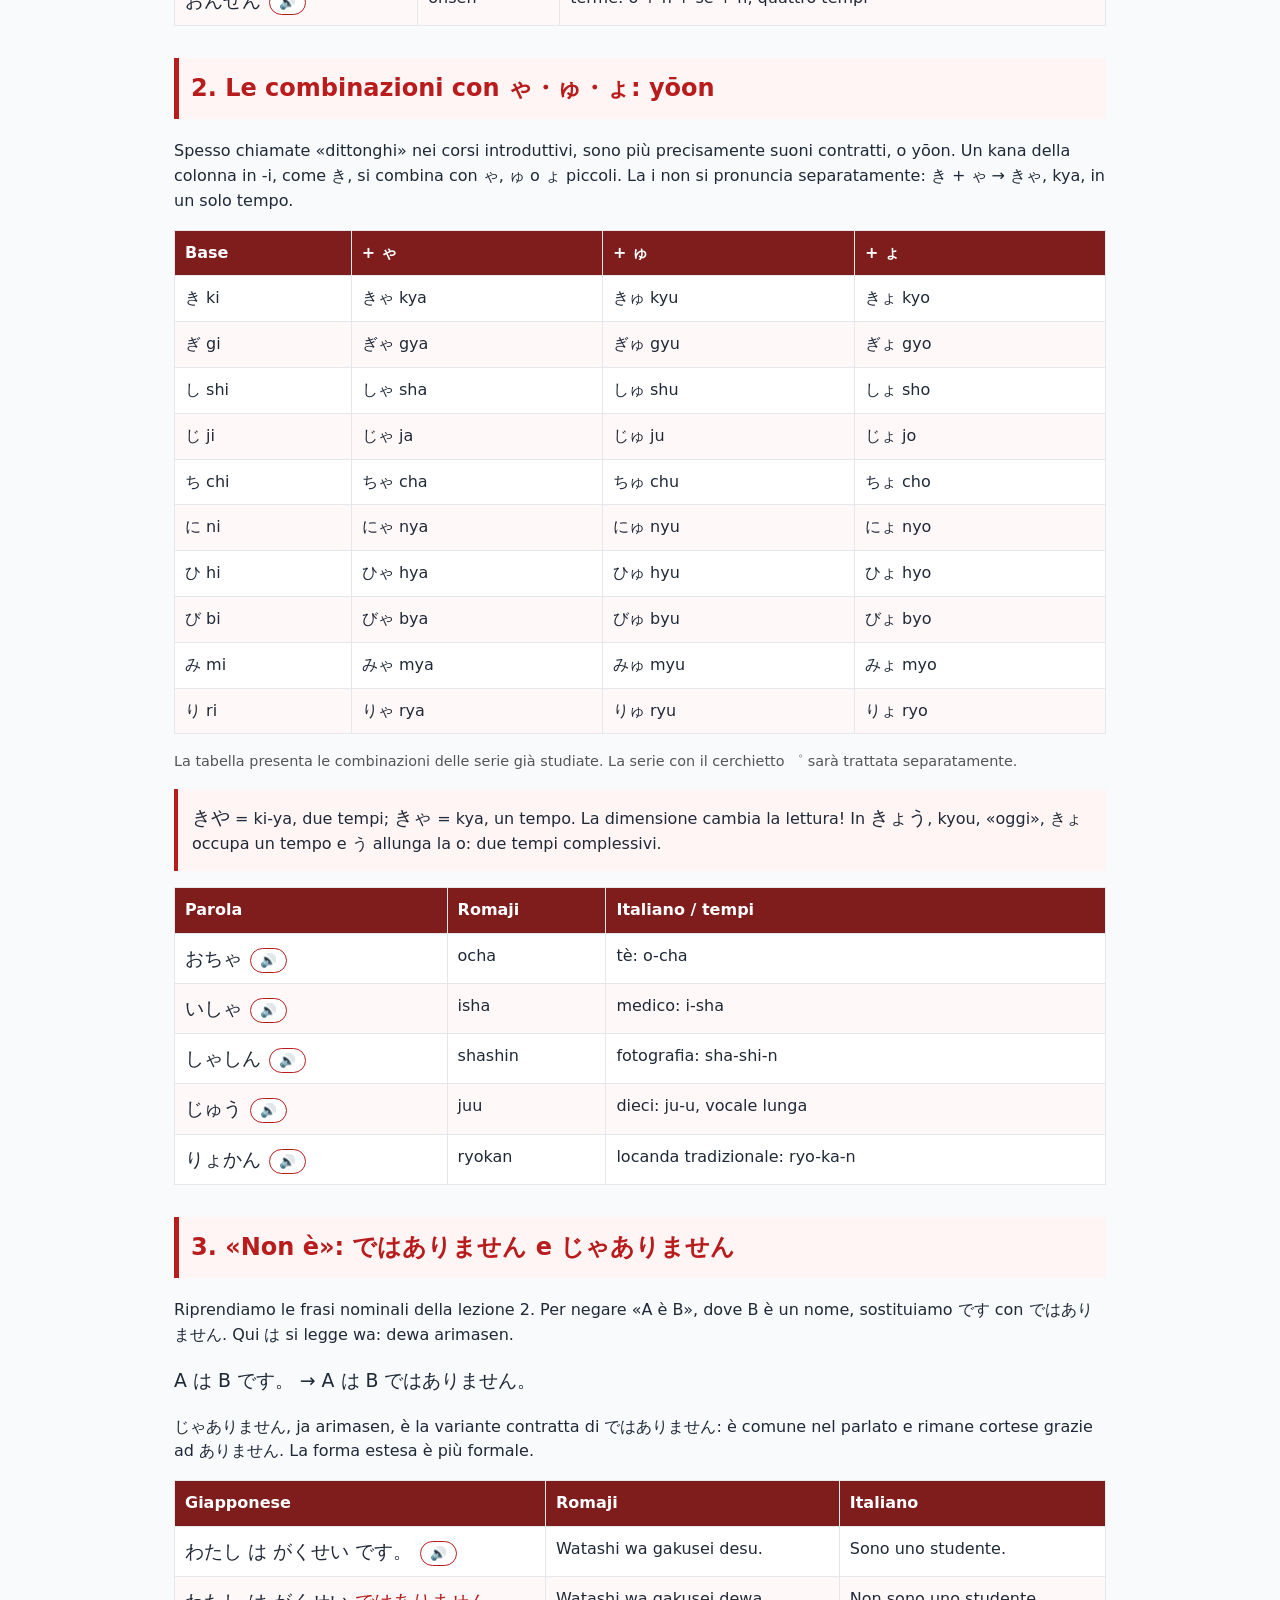
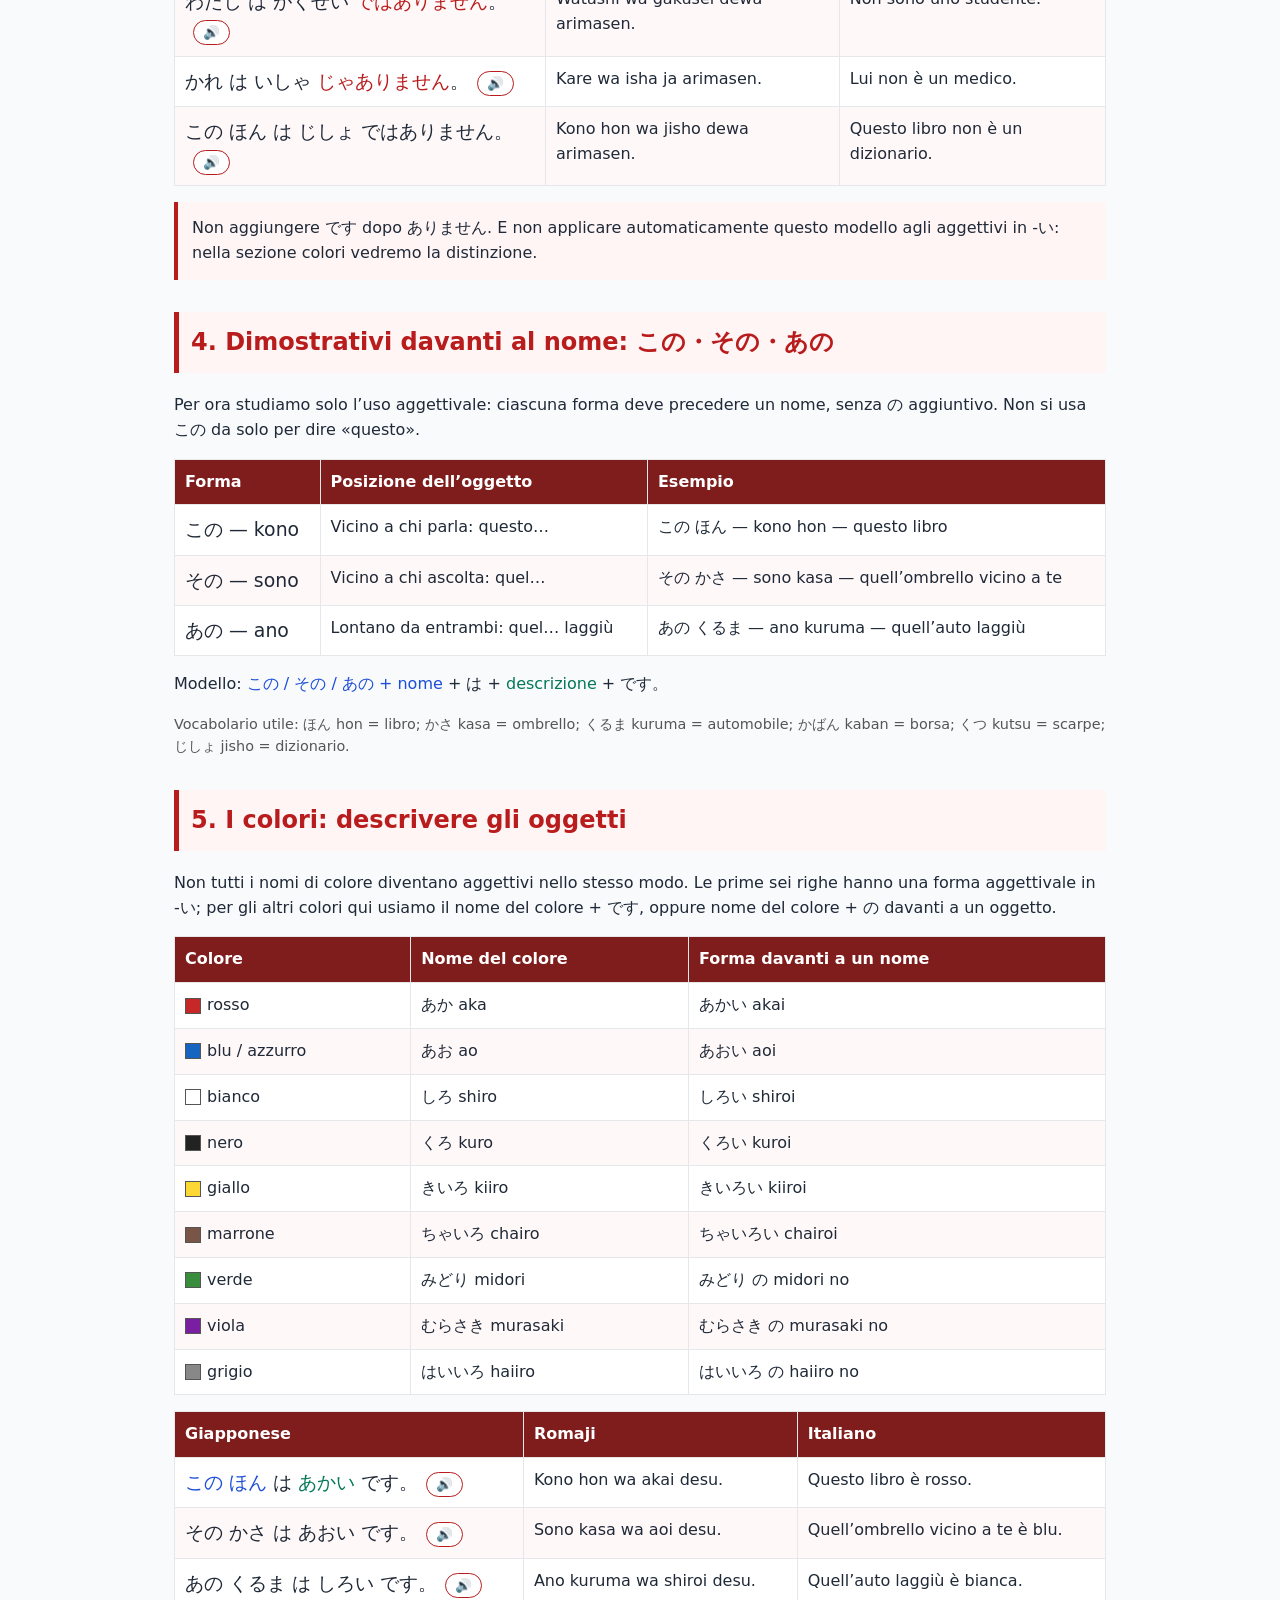
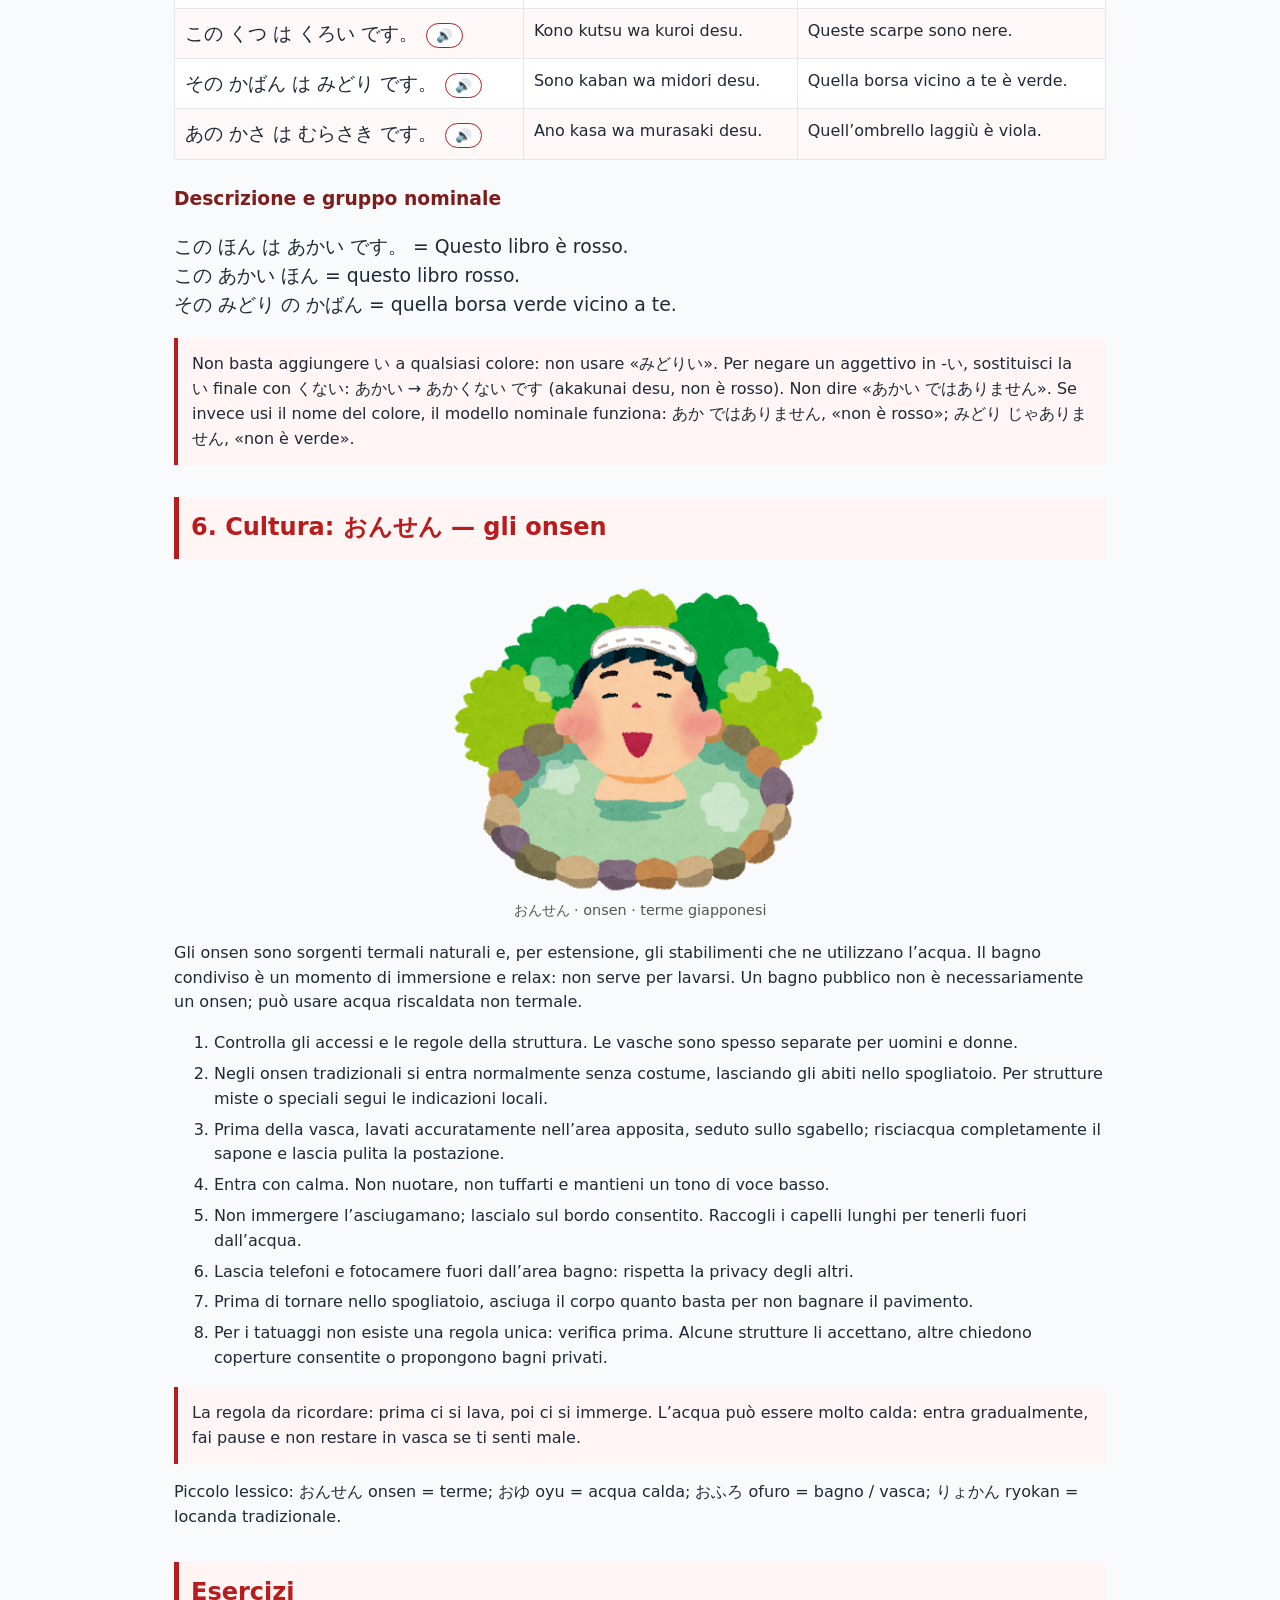
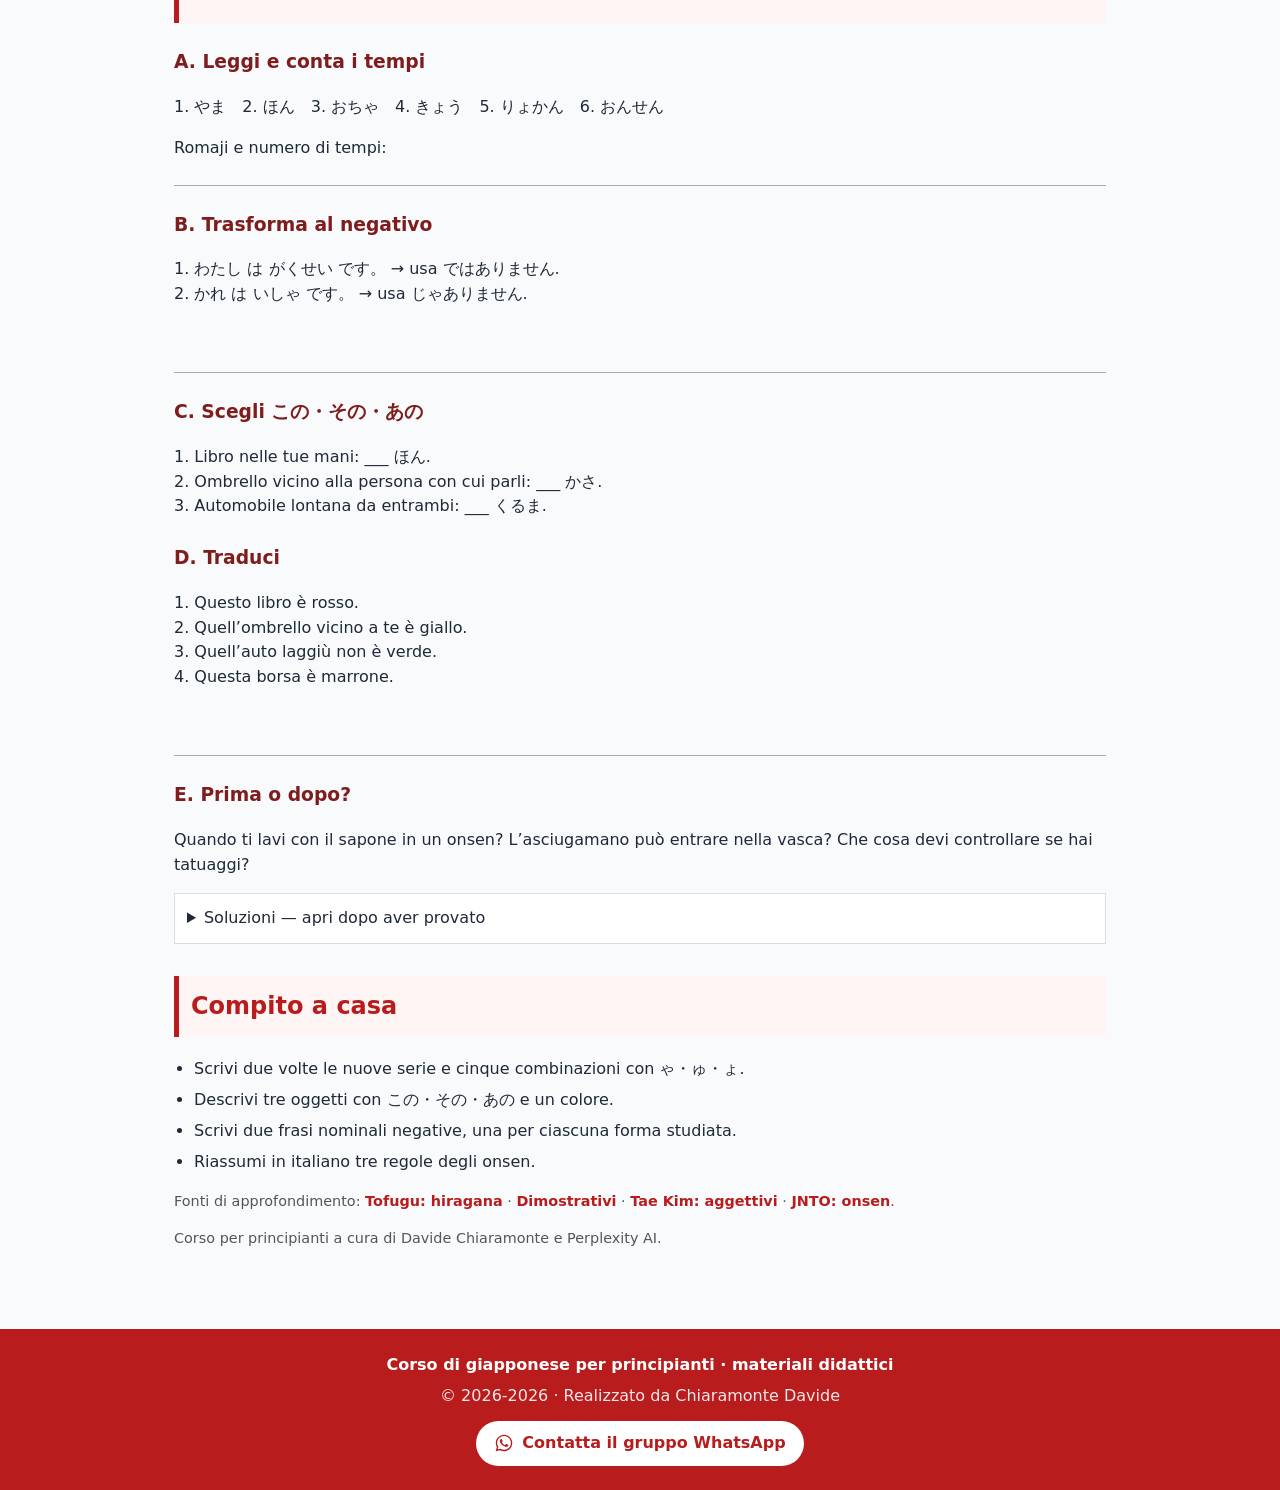
<file: lezioni/lezione-03.html>
<!DOCTYPE html>
<html lang="it">
<head>
<meta charset="utf-8"><meta name="viewport" content="width=device-width, initial-scale=1">
<title>Lezione 3 — Hiragana, colori e onsen</title>
<link rel="stylesheet" href="../css/style.css"><link rel="stylesheet" href="../css/menu.css">
<style>
main{max-width:980px}h2{margin-top:32px;padding:12px;border-left:5px solid #b91c1c;background:#fff5f5}h3{margin-top:24px;color:#7f1d1d}.scroll{overflow-x:auto;margin:16px 0}table{width:100%;border-collapse:collapse;background:white}th,td{border:1px solid #e5e7eb;padding:10px;text-align:left;vertical-align:top}th{background:#7f1d1d;color:white}tbody tr:nth-child(even){background:#fff8f8}[lang=ja]{font-size:1.18em}.note{padding:14px;border-left:4px solid #b91c1c;background:#fff5f5;margin:16px 0}.muted{color:#555;font-size:.9em}.tts{margin-left:8px;padding:4px 9px;border:1px solid #b91c1c;border-radius:16px;background:white;color:#7f1d1d;cursor:pointer}.topic{color:#1d4ed8}.pred{color:#047857}.negative{color:#b91c1c}.swatch{display:inline-block;width:16px;height:16px;border:1px solid #555;vertical-align:middle;margin-right:6px}.writing{min-height:50px;border-bottom:1px solid #aaa}details{padding:12px;background:white;border:1px solid #ddd;margin:14px 0}nav.lesson a{display:inline-block;margin-right:14px}@media print{.site-menu,.tts,footer,nav.lesson{display:none!important}main{max-width:none;padding:0}body{background:white}tr{break-inside:avoid}h2,h3{break-after:avoid}.scroll{overflow:visible}a{color:inherit}}
</style>
</head>
<body>
<header><h1>Lezione 3</h1><p>Completiamo gli hiragana · negazione · dimostrativi · colori · onsen</p></header>
<main>
<nav class="lesson" aria-label="Navigazione lezioni"><a href="../index.html">← Home</a><a href="lezione-02.html">← Lezione 2</a></nav>
<h2>Obiettivi</h2>
<ul><li>Leggere ya, ra, wa e la nasale indipendente ん.</li><li>Distinguere や・ゆ・よ da ゃ・ゅ・ょ nelle combinazioni.</li><li>Negare una frase nominale con ではありません e じゃありません.</li><li>Usare この・その・あの davanti a un nome e descrivere oggetti con i colori.</li><li>Conoscere le principali regole di comportamento negli onsen.</li></ul>
<p class="muted">Gli esempi giapponesi sono in hiragana, senza vocaboli in katakana. Gli spazi nelle frasi sono didattici; nella scrittura corrente normalmente non si usano. Il romaji usa ou e uu per indicare le rispettive vocali lunghe.</p>
<h2>1. Gli hiragana mancanti: YA, RA, WA e ん</h2>
<div class="scroll"><table><thead><tr><th>Serie</th><th>Hiragana</th><th>Romaji e pronuncia</th></tr></thead><tbody>
<tr><td>YA</td><td lang="ja">や　ゆ　よ</td><td>ya, yu, yo. La y è simile alla i iniziale di «ieri». Non ci sono yi e ye nella tabella moderna di base.</td></tr>
<tr><td>RA</td><td lang="ja">ら　り　る　れ　ろ</td><td>ra, ri, ru, re, ro. La r è un colpo breve della lingua, non una r italiana vibrata a lungo.</td></tr>
<tr><td>WA</td><td lang="ja">わ　を</td><td>wa, wo. を si pronuncia normalmente o e si usa soprattutto come particella: la studieremo più avanti.</td></tr>
<tr><td>N</td><td lang="ja">ん</td><td>n: nasale indipendente, senza una vocale aggiunta. Non leggere «nu».</td></tr>
</tbody></table></div>
<div class="note">ん è l’unica consonante indipendente nella tabella hiragana di base: più precisamente rappresenta una nasale che occupa un tempo ritmico, detto mora. Anche se il suo suono si adatta a ciò che segue, conta come un tempo. Con questi caratteri completiamo i 46 hiragana di base; i segni modificati e le combinazioni sono un altro livello.</div>
<h3>Leggiamo le nuove parole</h3>
<div class="scroll"><table><thead><tr><th>Hiragana</th><th>Romaji</th><th>Italiano</th></tr></thead><tbody>
<tr><td lang="ja" data-say="やま">やま</td><td>yama</td><td>montagna</td></tr><tr><td lang="ja" data-say="ゆき">ゆき</td><td>yuki</td><td>neve</td></tr><tr><td lang="ja" data-say="よる">よる</td><td>yoru</td><td>notte</td></tr><tr><td lang="ja" data-say="さくら">さくら</td><td>sakura</td><td>fiore di ciliegio</td></tr><tr><td lang="ja" data-say="くるま">くるま</td><td>kuruma</td><td>automobile</td></tr><tr><td lang="ja" data-say="わに">わに</td><td>wani</td><td>coccodrillo</td></tr><tr><td lang="ja" data-say="ほん">ほん</td><td>hon</td><td>libro: ho + n, due tempi</td></tr><tr><td lang="ja" data-say="おんせん">おんせん</td><td>onsen</td><td>terme: o + n + se + n, quattro tempi</td></tr>
</tbody></table></div>
<h2>2. Le combinazioni con ゃ・ゅ・ょ: yōon</h2>
<p>Spesso chiamate «dittonghi» nei corsi introduttivi, sono più precisamente suoni contratti, o yōon. Un kana della colonna in -i, come き, si combina con ゃ, ゅ o ょ piccoli. La i non si pronuncia separatamente: き + ゃ → きゃ, kya, in un solo tempo.</p>
<div class="scroll"><table><thead><tr><th>Base</th><th>+ ゃ</th><th>+ ゅ</th><th>+ ょ</th></tr></thead><tbody>
<tr><td>き ki</td><td>きゃ kya</td><td>きゅ kyu</td><td>きょ kyo</td></tr><tr><td>ぎ gi</td><td>ぎゃ gya</td><td>ぎゅ gyu</td><td>ぎょ gyo</td></tr><tr><td>し shi</td><td>しゃ sha</td><td>しゅ shu</td><td>しょ sho</td></tr><tr><td>じ ji</td><td>じゃ ja</td><td>じゅ ju</td><td>じょ jo</td></tr><tr><td>ち chi</td><td>ちゃ cha</td><td>ちゅ chu</td><td>ちょ cho</td></tr><tr><td>に ni</td><td>にゃ nya</td><td>にゅ nyu</td><td>にょ nyo</td></tr><tr><td>ひ hi</td><td>ひゃ hya</td><td>ひゅ hyu</td><td>ひょ hyo</td></tr><tr><td>び bi</td><td>びゃ bya</td><td>びゅ byu</td><td>びょ byo</td></tr><tr><td>み mi</td><td>みゃ mya</td><td>みゅ myu</td><td>みょ myo</td></tr><tr><td>り ri</td><td>りゃ rya</td><td>りゅ ryu</td><td>りょ ryo</td></tr>
</tbody></table></div>
<p class="muted">La tabella presenta le combinazioni delle serie già studiate. La serie con il cerchietto ゜ sarà trattata separatamente.</p>
<div class="note"><span lang="ja">きや</span> = ki-ya, due tempi; <span lang="ja">きゃ</span> = kya, un tempo. La dimensione cambia la lettura! In <span lang="ja">きょう</span>, kyou, «oggi», きょ occupa un tempo e う allunga la o: due tempi complessivi.</div>
<div class="scroll"><table><thead><tr><th>Parola</th><th>Romaji</th><th>Italiano / tempi</th></tr></thead><tbody>
<tr><td lang="ja" data-say="おちゃ">おちゃ</td><td>ocha</td><td>tè: o-cha</td></tr><tr><td lang="ja" data-say="いしゃ">いしゃ</td><td>isha</td><td>medico: i-sha</td></tr><tr><td lang="ja" data-say="しゃしん">しゃしん</td><td>shashin</td><td>fotografia: sha-shi-n</td></tr><tr><td lang="ja" data-say="じゅう">じゅう</td><td>juu</td><td>dieci: ju-u, vocale lunga</td></tr><tr><td lang="ja" data-say="りょかん">りょかん</td><td>ryokan</td><td>locanda tradizionale: ryo-ka-n</td></tr>
</tbody></table></div>
<h2>3. «Non è»: ではありません e じゃありません</h2>
<p>Riprendiamo le frasi nominali della lezione 2. Per negare «A è B», dove B è un nome, sostituiamo です con ではありません. Qui は si legge wa: dewa arimasen.</p>
<p lang="ja">A は B です。 → A は B ではありません。</p>
<p>じゃありません, ja arimasen, è la variante contratta di ではありません: è comune nel parlato e rimane cortese grazie ad ありません. La forma estesa è più formale.</p>
<div class="scroll"><table><thead><tr><th>Giapponese</th><th>Romaji</th><th>Italiano</th></tr></thead><tbody>
<tr><td lang="ja" data-say="わたしはがくせいです。">わたし は がくせい です。</td><td>Watashi wa gakusei desu.</td><td>Sono uno studente.</td></tr><tr><td lang="ja" data-say="わたしはがくせいではありません。">わたし は がくせい <span class="negative">ではありません</span>。</td><td>Watashi wa gakusei dewa arimasen.</td><td>Non sono uno studente.</td></tr><tr><td lang="ja" data-say="かれはいしゃじゃありません。">かれ は いしゃ <span class="negative">じゃありません</span>。</td><td>Kare wa isha ja arimasen.</td><td>Lui non è un medico.</td></tr><tr><td lang="ja" data-say="このほんはじしょではありません。">この ほん は じしょ ではありません。</td><td>Kono hon wa jisho dewa arimasen.</td><td>Questo libro non è un dizionario.</td></tr>
</tbody></table></div>
<p class="note">Non aggiungere です dopo ありません. E non applicare automaticamente questo modello agli aggettivi in -い: nella sezione colori vedremo la distinzione.</p>
<h2>4. Dimostrativi davanti al nome: この・その・あの</h2>
<p>Per ora studiamo solo l’uso aggettivale: ciascuna forma deve precedere un nome, senza の aggiuntivo. Non si usa この da solo per dire «questo».</p>
<div class="scroll"><table><thead><tr><th>Forma</th><th>Posizione dell’oggetto</th><th>Esempio</th></tr></thead><tbody>
<tr><td lang="ja">この — kono</td><td>Vicino a chi parla: questo…</td><td>この ほん — kono hon — questo libro</td></tr><tr><td lang="ja">その — sono</td><td>Vicino a chi ascolta: quel…</td><td>その かさ — sono kasa — quell’ombrello vicino a te</td></tr><tr><td lang="ja">あの — ano</td><td>Lontano da entrambi: quel… laggiù</td><td>あの くるま — ano kuruma — quell’auto laggiù</td></tr>
</tbody></table></div>
<p>Modello: <span class="topic">この / その / あの + nome</span> + は + <span class="pred">descrizione</span> + です。</p>
<p class="muted">Vocabolario utile: ほん hon = libro; かさ kasa = ombrello; くるま kuruma = automobile; かばん kaban = borsa; くつ kutsu = scarpe; じしょ jisho = dizionario.</p>
<h2>5. I colori: descrivere gli oggetti</h2>
<p>Non tutti i nomi di colore diventano aggettivi nello stesso modo. Le prime sei righe hanno una forma aggettivale in -い; per gli altri colori qui usiamo il nome del colore + です, oppure nome del colore + の davanti a un oggetto.</p>
<div class="scroll"><table><thead><tr><th>Colore</th><th>Nome del colore</th><th>Forma davanti a un nome</th></tr></thead><tbody>
<tr><td><span class="swatch" style="background:#c62828"></span>rosso</td><td>あか aka</td><td>あかい akai</td></tr><tr><td><span class="swatch" style="background:#1565c0"></span>blu / azzurro</td><td>あお ao</td><td>あおい aoi</td></tr><tr><td><span class="swatch" style="background:white"></span>bianco</td><td>しろ shiro</td><td>しろい shiroi</td></tr><tr><td><span class="swatch" style="background:#222"></span>nero</td><td>くろ kuro</td><td>くろい kuroi</td></tr><tr><td><span class="swatch" style="background:#fdd835"></span>giallo</td><td>きいろ kiiro</td><td>きいろい kiiroi</td></tr><tr><td><span class="swatch" style="background:#795548"></span>marrone</td><td>ちゃいろ chairo</td><td>ちゃいろい chairoi</td></tr><tr><td><span class="swatch" style="background:#388e3c"></span>verde</td><td>みどり midori</td><td>みどり の midori no</td></tr><tr><td><span class="swatch" style="background:#7b1fa2"></span>viola</td><td>むらさき murasaki</td><td>むらさき の murasaki no</td></tr><tr><td><span class="swatch" style="background:#888"></span>grigio</td><td>はいいろ haiiro</td><td>はいいろ の haiiro no</td></tr>
</tbody></table></div>
<div class="scroll"><table><thead><tr><th>Giapponese</th><th>Romaji</th><th>Italiano</th></tr></thead><tbody>
<tr><td lang="ja" data-say="このほんはあかいです。"><span class="topic">この ほん</span> は <span class="pred">あかい</span> です。</td><td>Kono hon wa akai desu.</td><td>Questo libro è rosso.</td></tr><tr><td lang="ja" data-say="そのかさはあおいです。">その かさ は あおい です。</td><td>Sono kasa wa aoi desu.</td><td>Quell’ombrello vicino a te è blu.</td></tr><tr><td lang="ja" data-say="あのくるまはしろいです。">あの くるま は しろい です。</td><td>Ano kuruma wa shiroi desu.</td><td>Quell’auto laggiù è bianca.</td></tr><tr><td lang="ja" data-say="このくつはくろいです。">この くつ は くろい です。</td><td>Kono kutsu wa kuroi desu.</td><td>Queste scarpe sono nere.</td></tr><tr><td lang="ja" data-say="そのかばんはみどりです。">その かばん は みどり です。</td><td>Sono kaban wa midori desu.</td><td>Quella borsa vicino a te è verde.</td></tr><tr><td lang="ja" data-say="あのかさはむらさきです。">あの かさ は むらさき です。</td><td>Ano kasa wa murasaki desu.</td><td>Quell’ombrello laggiù è viola.</td></tr>
</tbody></table></div>
<h3>Descrizione e gruppo nominale</h3>
<p lang="ja">この ほん は あかい です。 = Questo libro è rosso.<br>この あかい ほん = questo libro rosso.<br>その みどり の かばん = quella borsa verde vicino a te.</p>
<div class="note">Non basta aggiungere い a qualsiasi colore: non usare «みどりい». Per negare un aggettivo in -い, sostituisci la い finale con くない: あかい → あかくない です (akakunai desu, non è rosso). Non dire «あかい ではありません». Se invece usi il nome del colore, il modello nominale funziona: あか ではありません, «non è rosso»; みどり じゃありません, «non è verde».</div>
<h2>6. Cultura: おんせん — gli onsen</h2>
<figure style="margin:20px auto;text-align:center;break-inside:avoid"><img src="../img/onsen_man.png" alt="Illustrazione dedicata agli onsen giapponesi" loading="lazy" decoding="async" style="display:block;width:auto;max-width:100%;height:auto;max-height:320px;object-fit:contain;margin:0 auto"><figcaption class="muted">おんせん · onsen · terme giapponesi</figcaption></figure>
<p>Gli onsen sono sorgenti termali naturali e, per estensione, gli stabilimenti che ne utilizzano l’acqua. Il bagno condiviso è un momento di immersione e relax: non serve per lavarsi. Un bagno pubblico non è necessariamente un onsen; può usare acqua riscaldata non termale.</p>
<ol><li>Controlla gli accessi e le regole della struttura. Le vasche sono spesso separate per uomini e donne.</li><li>Negli onsen tradizionali si entra normalmente senza costume, lasciando gli abiti nello spogliatoio. Per strutture miste o speciali segui le indicazioni locali.</li><li>Prima della vasca, lavati accuratamente nell’area apposita, seduto sullo sgabello; risciacqua completamente il sapone e lascia pulita la postazione.</li><li>Entra con calma. Non nuotare, non tuffarti e mantieni un tono di voce basso.</li><li>Non immergere l’asciugamano; lascialo sul bordo consentito. Raccogli i capelli lunghi per tenerli fuori dall’acqua.</li><li>Lascia telefoni e fotocamere fuori dall’area bagno: rispetta la privacy degli altri.</li><li>Prima di tornare nello spogliatoio, asciuga il corpo quanto basta per non bagnare il pavimento.</li><li>Per i tatuaggi non esiste una regola unica: verifica prima. Alcune strutture li accettano, altre chiedono coperture consentite o propongono bagni privati.</li></ol>
<p class="note">La regola da ricordare: prima ci si lava, poi ci si immerge. L’acqua può essere molto calda: entra gradualmente, fai pause e non restare in vasca se ti senti male.</p>
<p>Piccolo lessico: おんせん onsen = terme; おゆ oyu = acqua calda; おふろ ofuro = bagno / vasca; りょかん ryokan = locanda tradizionale.</p>
<h2>Esercizi</h2>
<h3>A. Leggi e conta i tempi</h3><p>1. やま　2. ほん　3. おちゃ　4. きょう　5. りょかん　6. おんせん</p><p class="writing">Romaji e numero di tempi: </p>
<h3>B. Trasforma al negativo</h3><p>1. わたし は がくせい です。 → usa ではありません.<br>2. かれ は いしゃ です。 → usa じゃありません.</p><div class="writing"></div>
<h3>C. Scegli この・その・あの</h3><p>1. Libro nelle tue mani: ___ ほん.<br>2. Ombrello vicino alla persona con cui parli: ___ かさ.<br>3. Automobile lontana da entrambi: ___ くるま.</p>
<h3>D. Traduci</h3><p>1. Questo libro è rosso.<br>2. Quell’ombrello vicino a te è giallo.<br>3. Quell’auto laggiù non è verde.<br>4. Questa borsa è marrone.</p><div class="writing"></div>
<h3>E. Prima o dopo?</h3><p>Quando ti lavi con il sapone in un onsen? L’asciugamano può entrare nella vasca? Che cosa devi controllare se hai tatuaggi?</p>
<details><summary>Soluzioni — apri dopo aver provato</summary><p>A: yama 2; hon 2; ocha 2; kyou 2; ryokan 3; onsen 4.</p><p lang="ja">B: 1. わたし は がくせい ではありません。 2. かれ は いしゃ じゃありません。</p><p>C: 1. この; 2. その; 3. あの.</p><p lang="ja">D: 1. この ほん は あかい です。 2. その かさ は きいろい です。 3. あの くるま は みどり ではありません。 4. この かばん は ちゃいろい です。</p><p>E: lavati prima di immergerti; tieni l’asciugamano fuori dall’acqua; verifica la politica della singola struttura sui tatuaggi. Per D3 è corretta anche じゃありません.</p></details>
<h2>Compito a casa</h2><ul><li>Scrivi due volte le nuove serie e cinque combinazioni con ゃ・ゅ・ょ.</li><li>Descrivi tre oggetti con この・その・あの e un colore.</li><li>Scrivi due frasi nominali negative, una per ciascuna forma studiata.</li><li>Riassumi in italiano tre regole degli onsen.</li></ul>
<p class="muted">Fonti di approfondimento: <a href="https://www.tofugu.com/japanese/learn-hiragana/">Tofugu: hiragana</a> · <a href="https://www.tofugu.com/japanese-grammar/kono-sono-ano-dono/">Dimostrativi</a> · <a href="https://guidetojapanese.org/learn/grammar/adjectives">Tae Kim: aggettivi</a> · <a href="https://www.japan.travel/en/guide/how-to-best-enjoy-onsen/">JNTO: onsen</a>.</p>
<p class="muted">Corso per principianti a cura di Davide Chiaramonte e Perplexity AI.</p><p id="audio-status" role="status" aria-live="polite"></p>
</main><script src="../js/main.js"></script>
<script>
document.querySelectorAll('[data-say]').forEach(cell=>{if(!('speechSynthesis' in window)||!('SpeechSynthesisUtterance' in window))return;const b=document.createElement('button');b.type='button';b.className='tts';b.textContent='🔊';b.setAttribute('aria-label','Ascolta '+cell.dataset.say);b.addEventListener('click',()=>{speechSynthesis.cancel();const u=new SpeechSynthesisUtterance(cell.dataset.say);u.lang='ja-JP';u.rate=.85;const v=speechSynthesis.getVoices().find(v=>/^ja[-_]/i.test(v.lang));if(v)u.voice=v;u.onerror=e=>{if(!['canceled','interrupted'].includes(e.error))document.getElementById('audio-status').textContent='Audio non disponibile: verifica le voci giapponesi del dispositivo.';};speechSynthesis.speak(u);});cell.appendChild(b);});
</script></body></html>
</file>
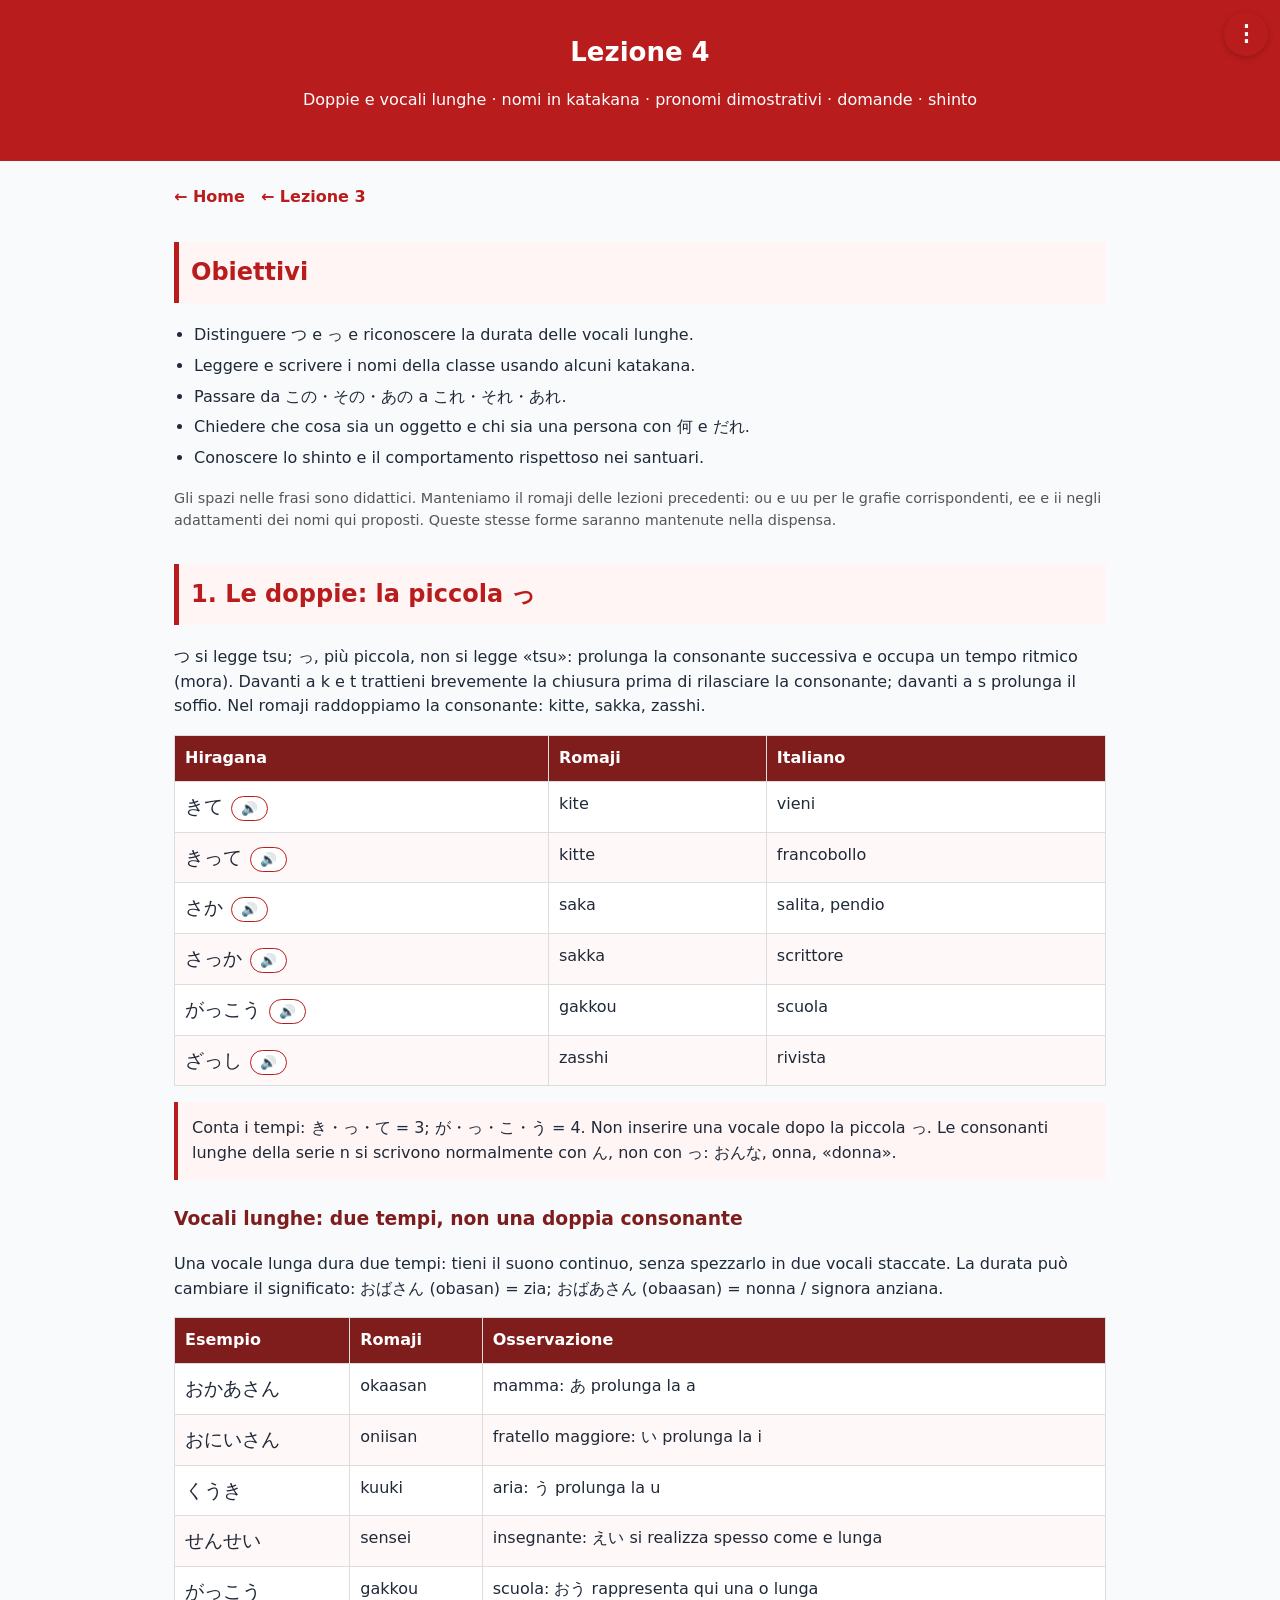
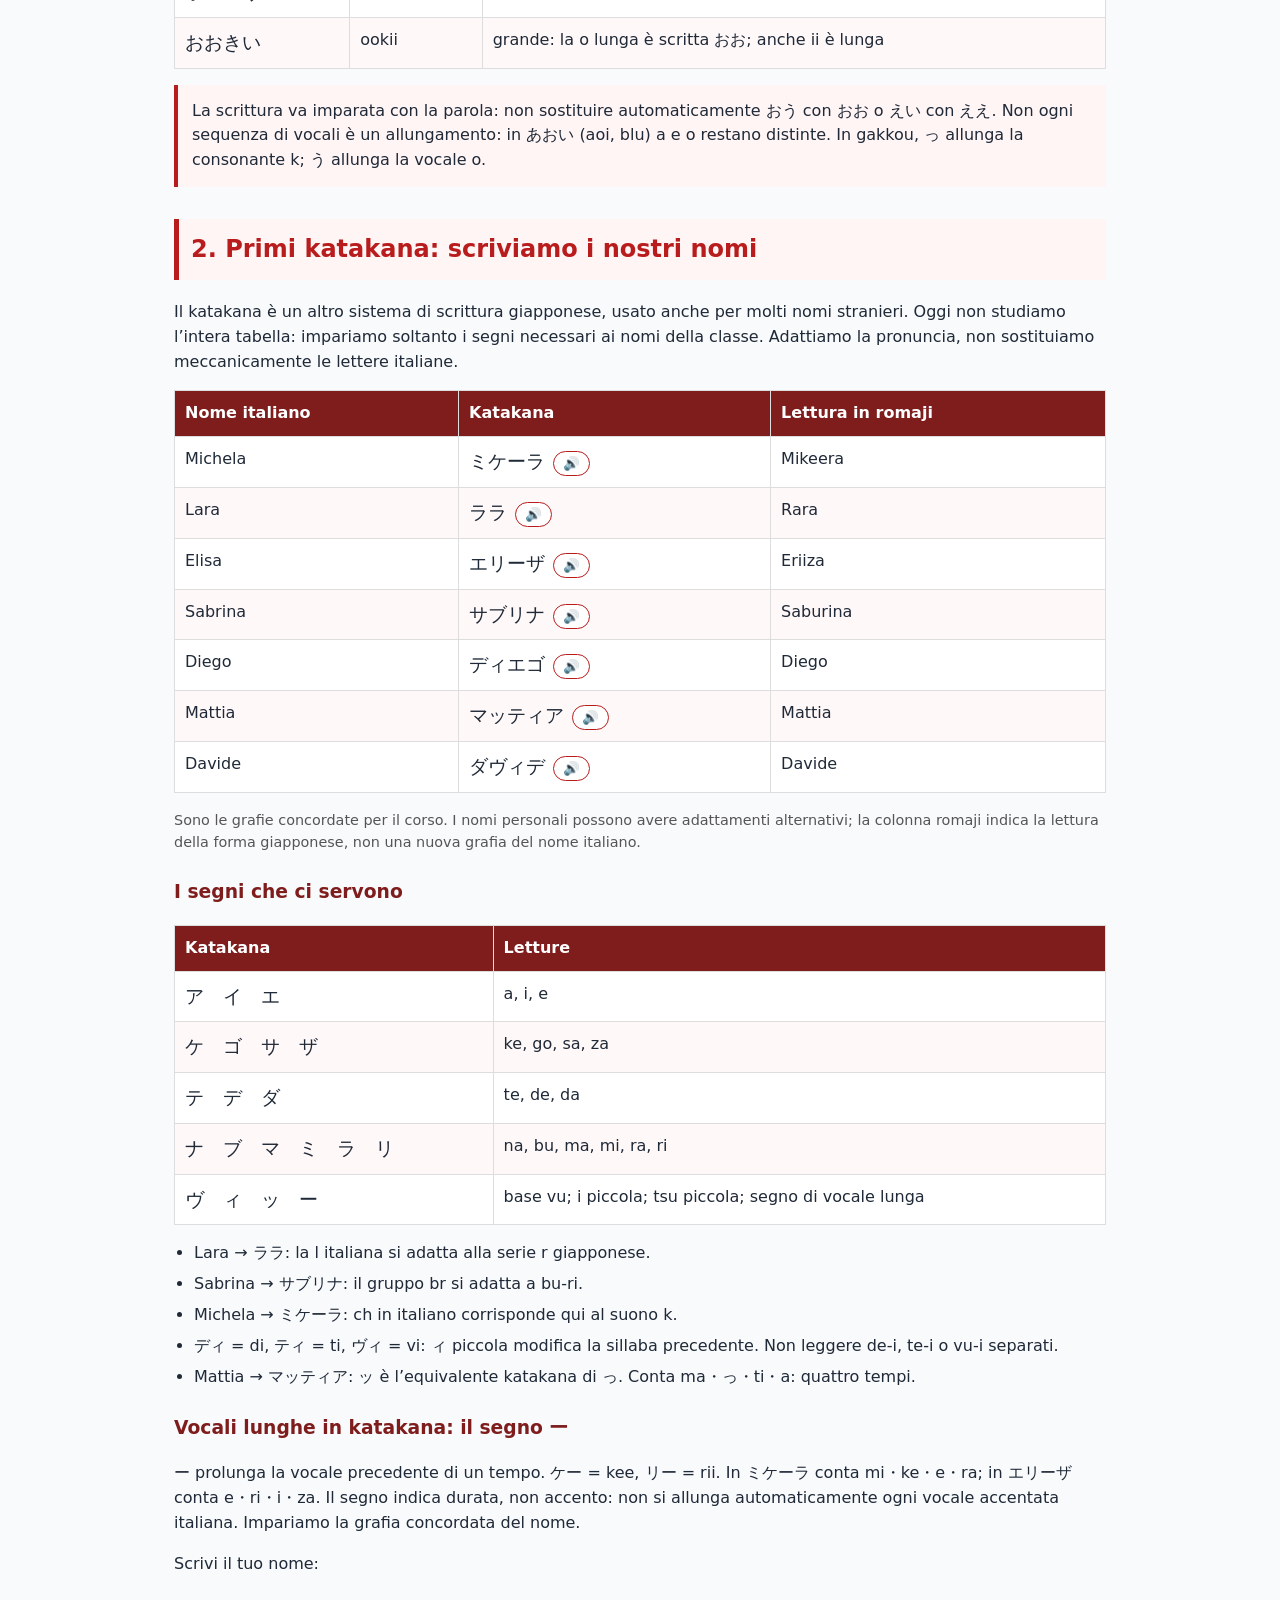
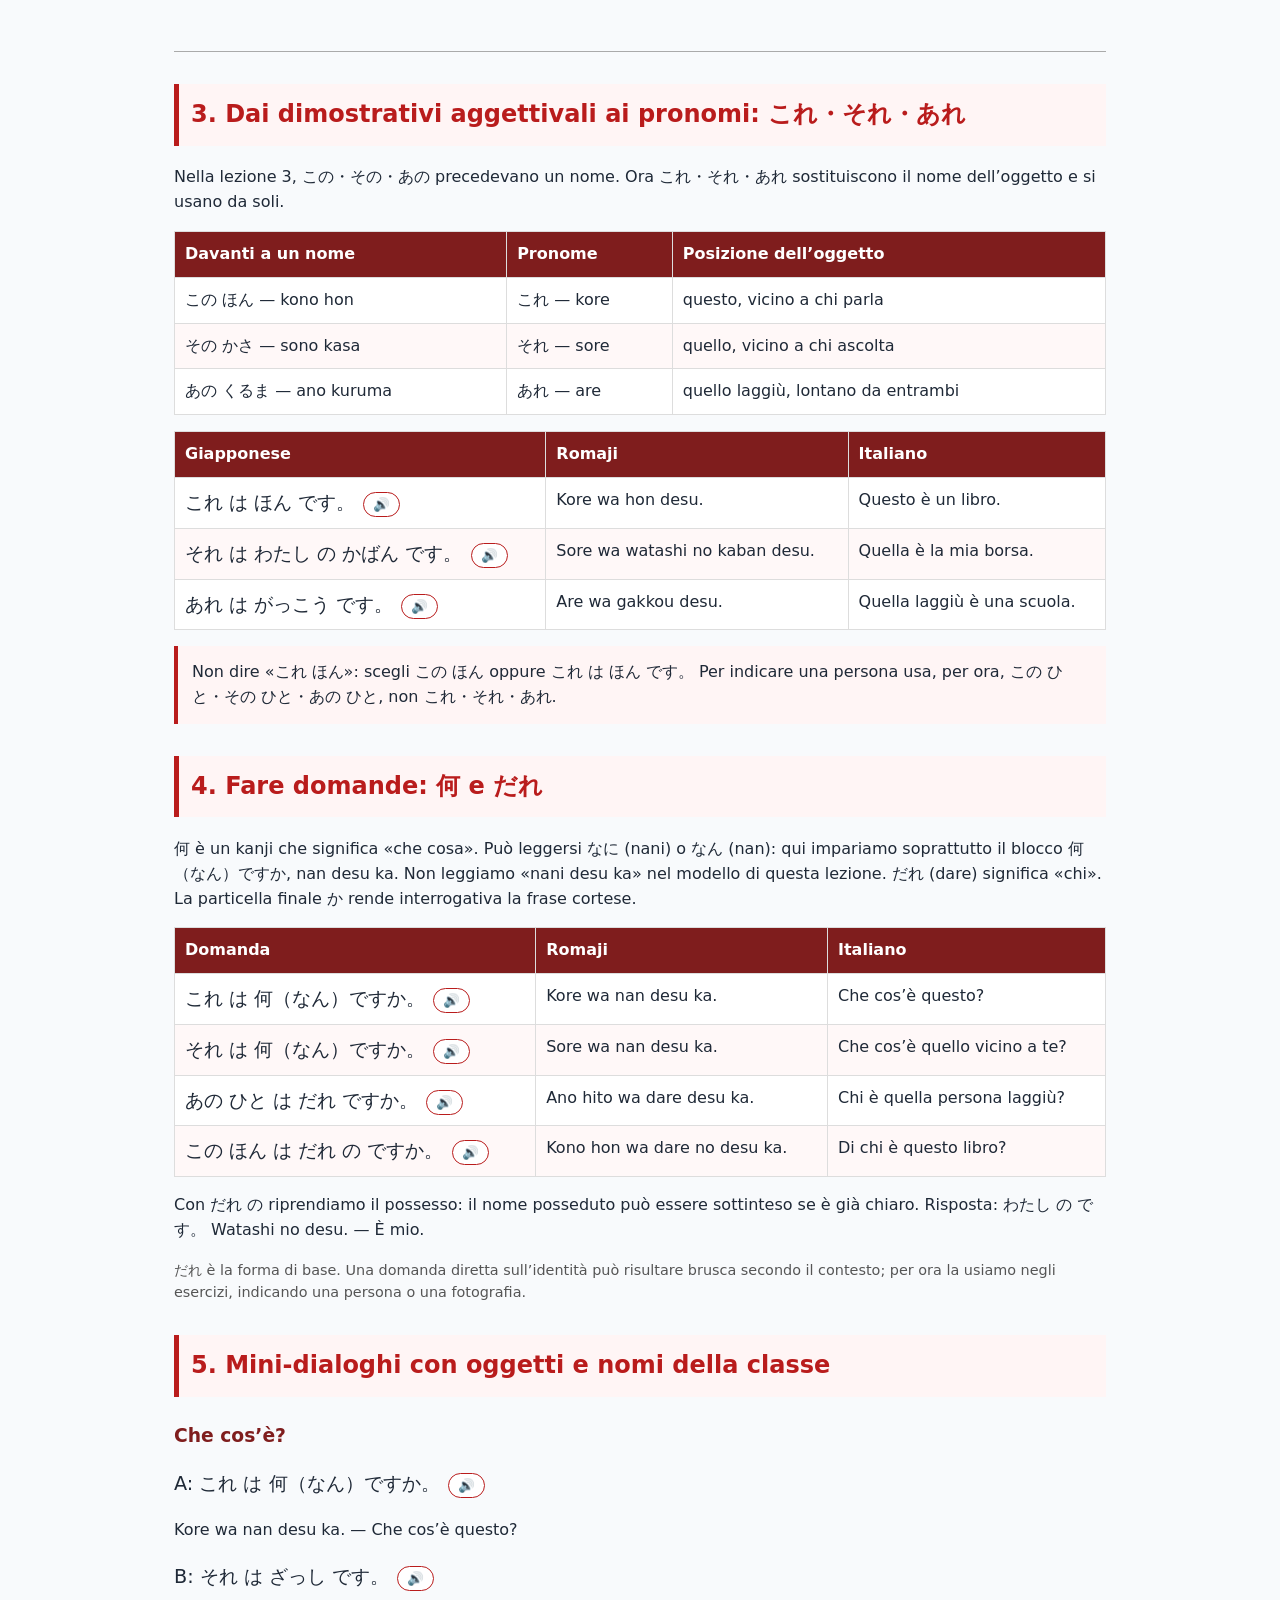
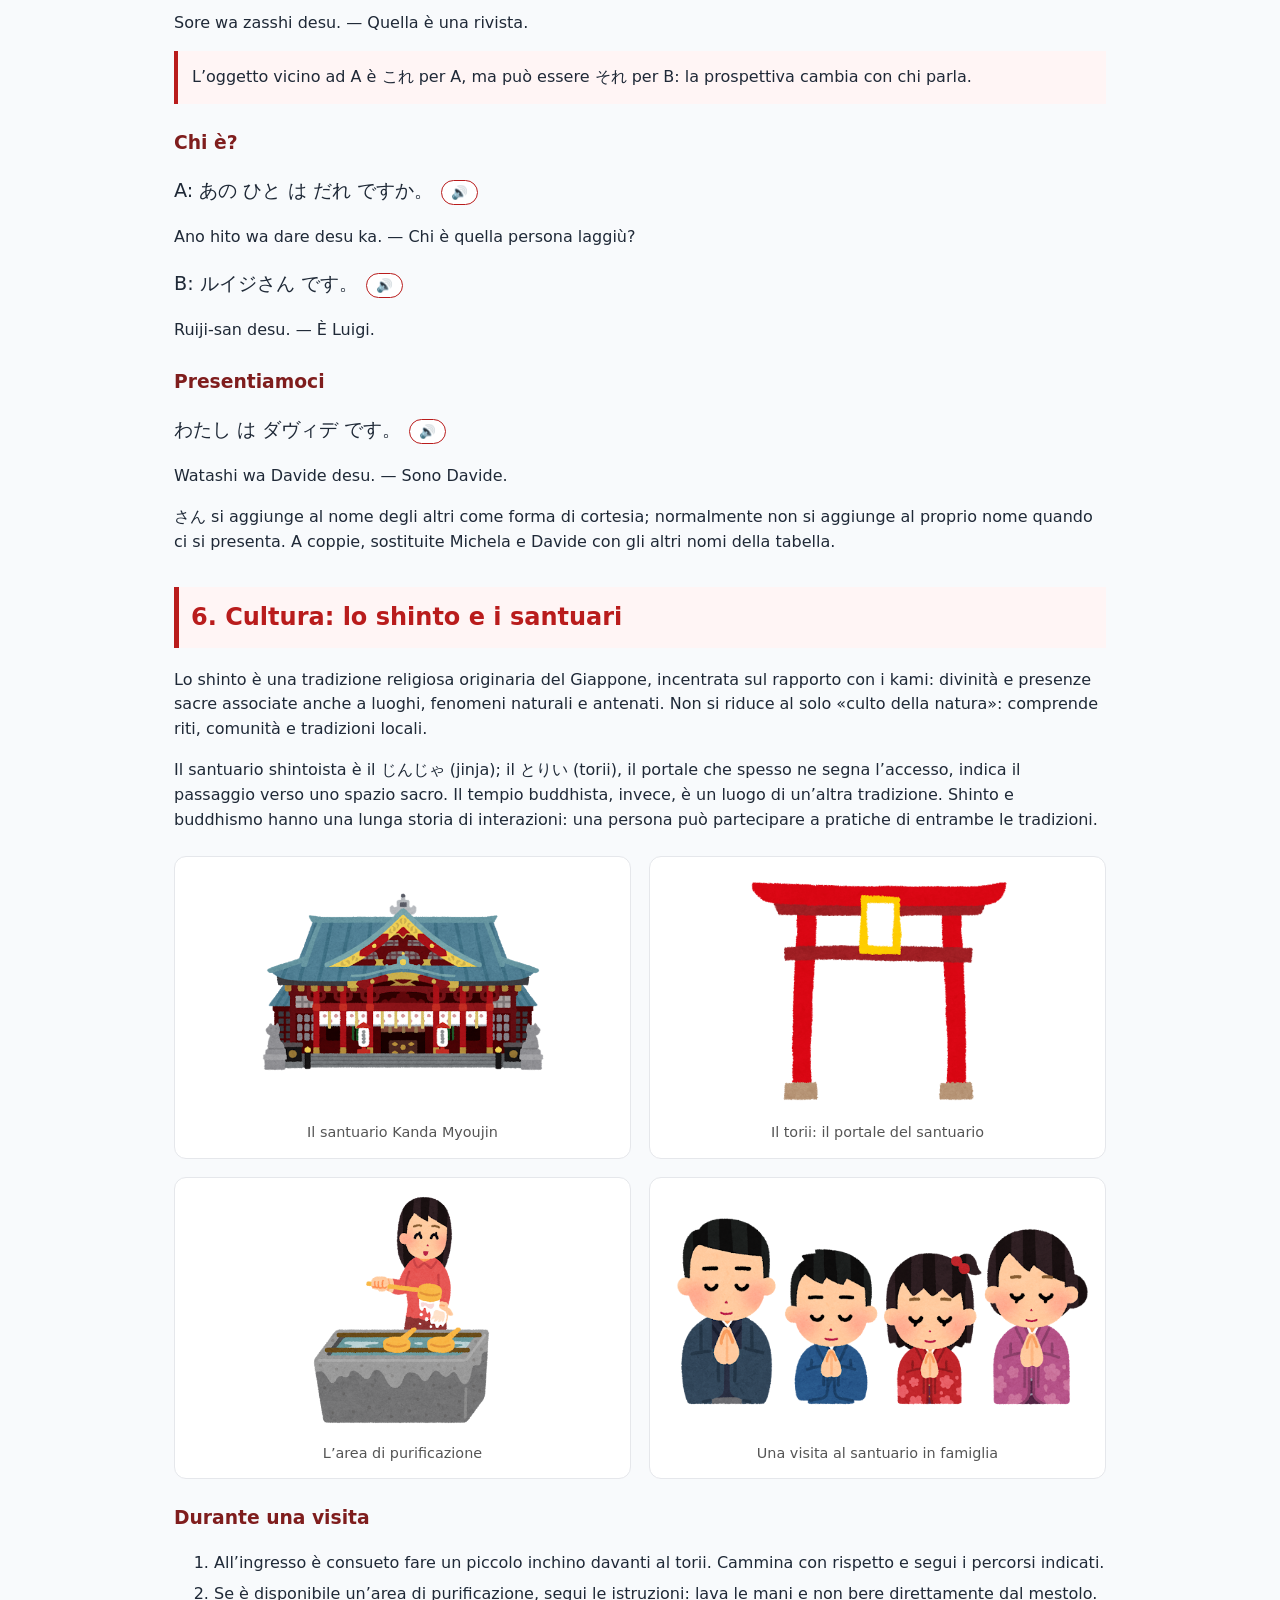
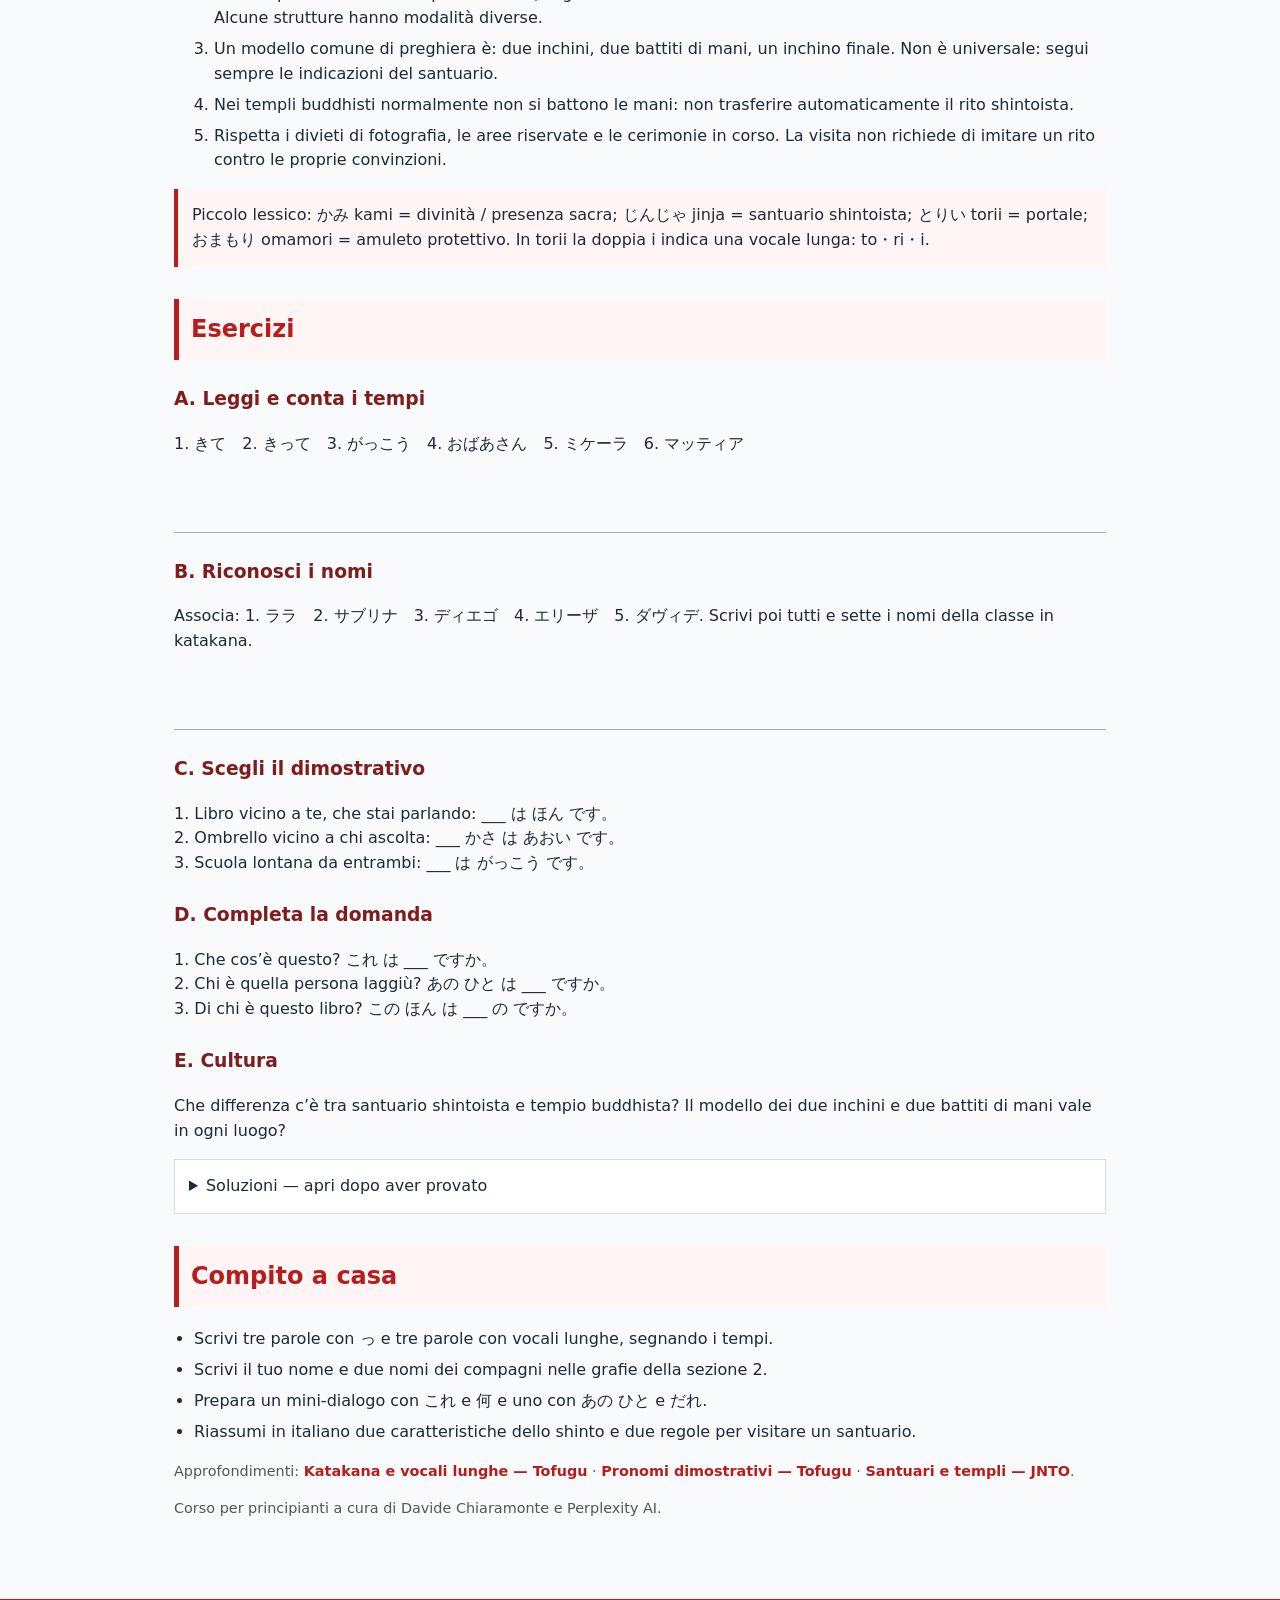
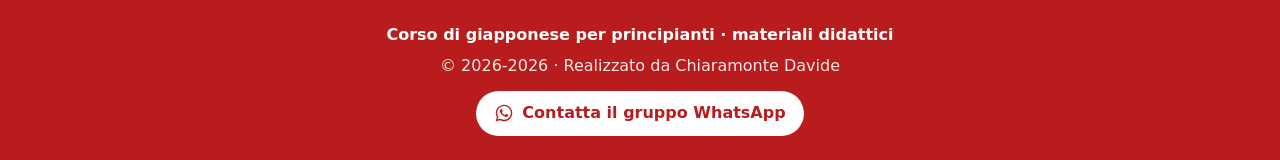
<file: lezioni/lezione-04.html>
<!DOCTYPE html>
<html lang="it"><head><meta charset="utf-8"><meta name="viewport" content="width=device-width, initial-scale=1"><title>Lezione 4 — Doppie, nomi in katakana e shinto</title><link rel="stylesheet" href="../css/style.css"><link rel="stylesheet" href="../css/menu.css"><style>
main{max-width:980px}h2{margin-top:32px;padding:12px;border-left:5px solid #b91c1c;background:#fff5f5}h3{color:#7f1d1d;margin-top:24px}.scroll{overflow-x:auto;margin:16px 0}table{width:100%;border-collapse:collapse;background:white}th,td{padding:10px;border:1px solid #ddd;text-align:left;vertical-align:top}th{background:#7f1d1d;color:white}tbody tr:nth-child(even){background:#fff8f8}.note{padding:14px;border-left:4px solid #b91c1c;background:#fff5f5;margin:16px 0}.muted{font-size:.9em;color:#555}[lang=ja]{font-size:1.2em}.tts{margin-left:8px;border:1px solid #b91c1c;background:white;color:#7f1d1d;border-radius:16px;padding:4px 9px;cursor:pointer}.writing{min-height:60px;border-bottom:1px solid #aaa}details{padding:14px;background:white;border:1px solid #ddd;margin:16px 0}nav a{margin-right:16px}@media print{.site-menu,.tts,footer,nav{display:none!important}body{background:white}main{padding:0;max-width:none}tr{break-inside:avoid}h2,h3{break-after:avoid}.scroll{overflow:visible}}
.shinto-gallery{display:grid;grid-template-columns:repeat(2,minmax(0,1fr));gap:18px;margin:24px 0}.shinto-gallery figure{margin:0;padding:14px;background:white;border:1px solid #e5e7eb;border-radius:12px;break-inside:avoid}.shinto-gallery img{display:block;width:100%;height:240px;max-width:100%;object-fit:contain;margin:0 auto}.shinto-gallery figcaption{text-align:center;font-size:.9em;color:#555;margin-top:10px}@media(max-width:600px){.shinto-gallery{grid-template-columns:1fr}}@media print{.shinto-gallery{grid-template-columns:repeat(2,minmax(0,1fr))}.shinto-gallery img{height:160px}}
</style></head><body><header><h1>Lezione 4</h1><p>Doppie e vocali lunghe · nomi in katakana · pronomi dimostrativi · domande · shinto</p></header><main><nav aria-label="Navigazione lezioni"><a href="../index.html">← Home</a><a href="lezione-03.html">← Lezione 3</a></nav>
<h2>Obiettivi</h2><ul><li>Distinguere つ e っ e riconoscere la durata delle vocali lunghe.</li><li>Leggere e scrivere i nomi della classe usando alcuni katakana.</li><li>Passare da この・その・あの a これ・それ・あれ.</li><li>Chiedere che cosa sia un oggetto e chi sia una persona con 何 e だれ.</li><li>Conoscere lo shinto e il comportamento rispettoso nei santuari.</li></ul><p class="muted">Gli spazi nelle frasi sono didattici. Manteniamo il romaji delle lezioni precedenti: ou e uu per le grafie corrispondenti, ee e ii negli adattamenti dei nomi qui proposti. Queste stesse forme saranno mantenute nella dispensa.</p>
<h2>1. Le doppie: la piccola っ</h2><p>つ si legge tsu; っ, più piccola, non si legge «tsu»: prolunga la consonante successiva e occupa un tempo ritmico (mora). Davanti a k e t trattieni brevemente la chiusura prima di rilasciare la consonante; davanti a s prolunga il soffio. Nel romaji raddoppiamo la consonante: kitte, sakka, zasshi.</p><div class="scroll"><table><thead><tr><th>Hiragana</th><th>Romaji</th><th>Italiano</th></tr></thead><tbody><tr><td lang="ja" data-say="きて">きて</td><td>kite</td><td>vieni</td></tr><tr><td lang="ja" data-say="きって">きって</td><td>kitte</td><td>francobollo</td></tr><tr><td lang="ja" data-say="さか">さか</td><td>saka</td><td>salita, pendio</td></tr><tr><td lang="ja" data-say="さっか">さっか</td><td>sakka</td><td>scrittore</td></tr><tr><td lang="ja" data-say="がっこう">がっこう</td><td>gakkou</td><td>scuola</td></tr><tr><td lang="ja" data-say="ざっし">ざっし</td><td>zasshi</td><td>rivista</td></tr></tbody></table></div><div class="note">Conta i tempi: き・っ・て = 3; が・っ・こ・う = 4. Non inserire una vocale dopo la piccola っ. Le consonanti lunghe della serie n si scrivono normalmente con ん, non con っ: おんな, onna, «donna».</div>
<h3>Vocali lunghe: due tempi, non una doppia consonante</h3><p>Una vocale lunga dura due tempi: tieni il suono continuo, senza spezzarlo in due vocali staccate. La durata può cambiare il significato: おばさん (obasan) = zia; おばあさん (obaasan) = nonna / signora anziana.</p><div class="scroll"><table><thead><tr><th>Esempio</th><th>Romaji</th><th>Osservazione</th></tr></thead><tbody><tr><td lang="ja">おかあさん</td><td>okaasan</td><td>mamma: あ prolunga la a</td></tr><tr><td lang="ja">おにいさん</td><td>oniisan</td><td>fratello maggiore: い prolunga la i</td></tr><tr><td lang="ja">くうき</td><td>kuuki</td><td>aria: う prolunga la u</td></tr><tr><td lang="ja">せんせい</td><td>sensei</td><td>insegnante: えい si realizza spesso come e lunga</td></tr><tr><td lang="ja">がっこう</td><td>gakkou</td><td>scuola: おう rappresenta qui una o lunga</td></tr><tr><td lang="ja">おおきい</td><td>ookii</td><td>grande: la o lunga è scritta おお; anche ii è lunga</td></tr></tbody></table></div><p class="note">La scrittura va imparata con la parola: non sostituire automaticamente おう con おお o えい con ええ. Non ogni sequenza di vocali è un allungamento: in あおい (aoi, blu) a e o restano distinte. In gakkou, っ allunga la consonante k; う allunga la vocale o.</p>
<h2>2. Primi katakana: scriviamo i nostri nomi</h2><p>Il katakana è un altro sistema di scrittura giapponese, usato anche per molti nomi stranieri. Oggi non studiamo l’intera tabella: impariamo soltanto i segni necessari ai nomi della classe. Adattiamo la pronuncia, non sostituiamo meccanicamente le lettere italiane.</p><div class="scroll"><table><thead><tr><th>Nome italiano</th><th>Katakana</th><th>Lettura in romaji</th></tr></thead><tbody><tr><td>Michela</td><td lang="ja" data-say="ミケーラ">ミケーラ</td><td>Mikeera</td></tr><tr><td>Lara</td><td lang="ja" data-say="ララ">ララ</td><td>Rara</td></tr><tr><td>Elisa</td><td lang="ja" data-say="エリーザ">エリーザ</td><td>Eriiza</td></tr><tr><td>Sabrina</td><td lang="ja" data-say="サブリナ">サブリナ</td><td>Saburina</td></tr><tr><td>Diego</td><td lang="ja" data-say="ディエゴ">ディエゴ</td><td>Diego</td></tr><tr><td>Mattia</td><td lang="ja" data-say="マッティア">マッティア</td><td>Mattia</td></tr><tr><td>Davide</td><td lang="ja" data-say="ダヴィデ">ダヴィデ</td><td>Davide</td></tr></tbody></table></div><p class="muted">Sono le grafie concordate per il corso. I nomi personali possono avere adattamenti alternativi; la colonna romaji indica la lettura della forma giapponese, non una nuova grafia del nome italiano.</p>
<h3>I segni che ci servono</h3><div class="scroll"><table><thead><tr><th>Katakana</th><th>Letture</th></tr></thead><tbody><tr><td lang="ja">ア　イ　エ</td><td>a, i, e</td></tr><tr><td lang="ja">ケ　ゴ　サ　ザ</td><td>ke, go, sa, za</td></tr><tr><td lang="ja">テ　デ　ダ</td><td>te, de, da</td></tr><tr><td lang="ja">ナ　ブ　マ　ミ　ラ　リ</td><td>na, bu, ma, mi, ra, ri</td></tr><tr><td lang="ja">ヴ　ィ　ッ　ー</td><td>base vu; i piccola; tsu piccola; segno di vocale lunga</td></tr></tbody></table></div><ul><li>Lara → ララ: la l italiana si adatta alla serie r giapponese.</li><li>Sabrina → サブリナ: il gruppo br si adatta a bu-ri.</li><li>Michela → ミケーラ: ch in italiano corrisponde qui al suono k.</li><li>ディ = di, ティ = ti, ヴィ = vi: ィ piccola modifica la sillaba precedente. Non leggere de-i, te-i o vu-i separati.</li><li>Mattia → マッティア: ッ è l’equivalente katakana di っ. Conta ma・っ・ti・a: quattro tempi.</li></ul>
<h3>Vocali lunghe in katakana: il segno ー</h3><p>ー prolunga la vocale precedente di un tempo. ケー = kee, リー = rii. In ミケーラ conta mi・ke・e・ra; in エリーザ conta e・ri・i・za. Il segno indica durata, non accento: non si allunga automaticamente ogni vocale accentata italiana. Impariamo la grafia concordata del nome.</p><p>Scrivi il tuo nome: </p><div class="writing"></div>
<h2>3. Dai dimostrativi aggettivali ai pronomi: これ・それ・あれ</h2><p>Nella lezione 3, この・その・あの precedevano un nome. Ora これ・それ・あれ sostituiscono il nome dell’oggetto e si usano da soli.</p><div class="scroll"><table><thead><tr><th>Davanti a un nome</th><th>Pronome</th><th>Posizione dell’oggetto</th></tr></thead><tbody><tr><td>この ほん — kono hon</td><td>これ — kore</td><td>questo, vicino a chi parla</td></tr><tr><td>その かさ — sono kasa</td><td>それ — sore</td><td>quello, vicino a chi ascolta</td></tr><tr><td>あの くるま — ano kuruma</td><td>あれ — are</td><td>quello laggiù, lontano da entrambi</td></tr></tbody></table></div><div class="scroll"><table><thead><tr><th>Giapponese</th><th>Romaji</th><th>Italiano</th></tr></thead><tbody><tr><td lang="ja" data-say="これはほんです。">これ は ほん です。</td><td>Kore wa hon desu.</td><td>Questo è un libro.</td></tr><tr><td lang="ja" data-say="それはわたしのかばんです。">それ は わたし の かばん です。</td><td>Sore wa watashi no kaban desu.</td><td>Quella è la mia borsa.</td></tr><tr><td lang="ja" data-say="あれはがっこうです。">あれ は がっこう です。</td><td>Are wa gakkou desu.</td><td>Quella laggiù è una scuola.</td></tr></tbody></table></div><p class="note">Non dire «これ ほん»: scegli この ほん oppure これ は ほん です。 Per indicare una persona usa, per ora, この ひと・その ひと・あの ひと, non これ・それ・あれ.</p>
<h2>4. Fare domande: 何 e だれ</h2><p>何 è un kanji che significa «che cosa». Può leggersi なに (nani) o なん (nan): qui impariamo soprattutto il blocco 何（なん）ですか, nan desu ka. Non leggiamo «nani desu ka» nel modello di questa lezione. だれ (dare) significa «chi». La particella finale か rende interrogativa la frase cortese.</p><div class="scroll"><table><thead><tr><th>Domanda</th><th>Romaji</th><th>Italiano</th></tr></thead><tbody><tr><td lang="ja" data-say="これはなんですか。">これ は 何（なん）ですか。</td><td>Kore wa nan desu ka.</td><td>Che cos’è questo?</td></tr><tr><td lang="ja" data-say="それはなんですか。">それ は 何（なん）ですか。</td><td>Sore wa nan desu ka.</td><td>Che cos’è quello vicino a te?</td></tr><tr><td lang="ja" data-say="あのひとはだれですか。">あの ひと は だれ ですか。</td><td>Ano hito wa dare desu ka.</td><td>Chi è quella persona laggiù?</td></tr><tr><td lang="ja" data-say="このほんはだれのですか。">この ほん は だれ の ですか。</td><td>Kono hon wa dare no desu ka.</td><td>Di chi è questo libro?</td></tr></tbody></table></div><p>Con だれ の riprendiamo il possesso: il nome posseduto può essere sottinteso se è già chiaro. Risposta: わたし の です。 Watashi no desu. — È mio.</p><p class="muted">だれ è la forma di base. Una domanda diretta sull’identità può risultare brusca secondo il contesto; per ora la usiamo negli esercizi, indicando una persona o una fotografia.</p>
<h2>5. Mini-dialoghi con oggetti e nomi della classe</h2><h3>Che cos’è?</h3><p lang="ja" data-say="これはなんですか。">A: これ は 何（なん）ですか。</p><p>Kore wa nan desu ka. — Che cos’è questo?</p><p lang="ja" data-say="それはざっしです。">B: それ は ざっし です。</p><p>Sore wa zasshi desu. — Quella è una rivista.</p><div class="note">L’oggetto vicino ad A è これ per A, ma può essere それ per B: la prospettiva cambia con chi parla.</div><h3>Chi è?</h3><p lang="ja" data-say="あのひとはだれですか。">A: あの ひと は だれ ですか。</p><p>Ano hito wa dare desu ka. — Chi è quella persona laggiù?</p><p lang="ja" data-say="ルイジさんです。">B: ルイジさん です。</p><p>Ruiji-san desu. — È Luigi.</p><h3>Presentiamoci</h3><p lang="ja" data-say="わたしはダヴィデです。">わたし は ダヴィデ です。</p><p>Watashi wa Davide desu. — Sono Davide.</p><p>さん si aggiunge al nome degli altri come forma di cortesia; normalmente non si aggiunge al proprio nome quando ci si presenta. A coppie, sostituite Michela e Davide con gli altri nomi della tabella.</p>
<h2>6. Cultura: lo shinto e i santuari</h2><p>Lo shinto è una tradizione religiosa originaria del Giappone, incentrata sul rapporto con i kami: divinità e presenze sacre associate anche a luoghi, fenomeni naturali e antenati. Non si riduce al solo «culto della natura»: comprende riti, comunità e tradizioni locali.</p><p>Il santuario shintoista è il じんじゃ (jinja); il とりい (torii), il portale che spesso ne segna l’accesso, indica il passaggio verso uno spazio sacro. Il tempio buddhista, invece, è un luogo di un’altra tradizione. Shinto e buddhismo hanno una lunga storia di interazioni: una persona può partecipare a pratiche di entrambe le tradizioni.</p>
<div class="shinto-gallery" role="group" aria-label="Illustrazioni dello shinto e dei santuari">
<figure><img src="../img/landmark_kanda_myoujin.png" alt="Illustrazione del santuario Kanda Myoujin" loading="lazy" decoding="async"><figcaption>Il santuario Kanda Myoujin</figcaption></figure>
<figure><img src="../img/torii.png" alt="Illustrazione di un torii" loading="lazy" decoding="async"><figcaption>Il torii: il portale del santuario</figcaption></figure>
<figure><img src="../img/jinja_chouzuya.png" alt="Illustrazione dell’area di purificazione di un santuario" loading="lazy" decoding="async"><figcaption>L’area di purificazione</figcaption></figure>
<figure><img src="../img/omairi_family_kimono.png" alt="Illustrazione di una famiglia in kimono in visita al santuario" loading="lazy" decoding="async"><figcaption>Una visita al santuario in famiglia</figcaption></figure>
</div>
<h3>Durante una visita</h3><ol><li>All’ingresso è consueto fare un piccolo inchino davanti al torii. Cammina con rispetto e segui i percorsi indicati.</li><li>Se è disponibile un’area di purificazione, segui le istruzioni: lava le mani e non bere direttamente dal mestolo. Alcune strutture hanno modalità diverse.</li><li>Un modello comune di preghiera è: due inchini, due battiti di mani, un inchino finale. Non è universale: segui sempre le indicazioni del santuario.</li><li>Nei templi buddhisti normalmente non si battono le mani: non trasferire automaticamente il rito shintoista.</li><li>Rispetta i divieti di fotografia, le aree riservate e le cerimonie in corso. La visita non richiede di imitare un rito contro le proprie convinzioni.</li></ol><p class="note">Piccolo lessico: かみ kami = divinità / presenza sacra; じんじゃ jinja = santuario shintoista; とりい torii = portale; おまもり omamori = amuleto protettivo. In torii la doppia i indica una vocale lunga: to・ri・i.</p>
<h2>Esercizi</h2><h3>A. Leggi e conta i tempi</h3><p>1. きて　2. きって　3. がっこう　4. おばあさん　5. ミケーラ　6. マッティア</p><div class="writing"></div><h3>B. Riconosci i nomi</h3><p>Associa: 1. ララ　2. サブリナ　3. ディエゴ　4. エリーザ　5. ダヴィデ. Scrivi poi tutti e sette i nomi della classe in katakana.</p><div class="writing"></div><h3>C. Scegli il dimostrativo</h3><p>1. Libro vicino a te, che stai parlando: ___ は ほん です。<br>2. Ombrello vicino a chi ascolta: ___ かさ は あおい です。<br>3. Scuola lontana da entrambi: ___ は がっこう です。</p><h3>D. Completa la domanda</h3><p>1. Che cos’è questo? これ は ___ ですか。<br>2. Chi è quella persona laggiù? あの ひと は ___ ですか。<br>3. Di chi è questo libro? この ほん は ___ の ですか。</p><h3>E. Cultura</h3><p>Che differenza c’è tra santuario shintoista e tempio buddhista? Il modello dei due inchini e due battiti di mani vale in ogni luogo?</p><details><summary>Soluzioni — apri dopo aver provato</summary><p>A: kite 2; kitte 3; gakkou 4; obaasan 5; Mikeera 4; Mattia 4.</p><p>B: 1. Lara; 2. Sabrina; 3. Diego; 4. Elisa; 5. Davide. Le sette grafie complete sono nella sezione 2.</p><p>C: 1. これ kore; 2. その sono; 3. あれ are.</p><p>D: 1. 何（なん）nan; 2. だれ dare; 3. だれ dare.</p><p>E: appartengono a tradizioni religiose diverse, pur storicamente interconnesse. Il rito descritto è comune in molti santuari ma non universale; nei templi buddhisti normalmente non si battono le mani.</p></details>
<h2>Compito a casa</h2><ul><li>Scrivi tre parole con っ e tre parole con vocali lunghe, segnando i tempi.</li><li>Scrivi il tuo nome e due nomi dei compagni nelle grafie della sezione 2.</li><li>Prepara un mini-dialogo con これ e 何 e uno con あの ひと e だれ.</li><li>Riassumi in italiano due caratteristiche dello shinto e due regole per visitare un santuario.</li></ul><p class="muted">Approfondimenti: <a href="https://www.tofugu.com/japanese/learn-katakana/">Katakana e vocali lunghe — Tofugu</a> · <a href="https://www.tofugu.com/japanese-grammar/kore-sore-are-dore/">Pronomi dimostrativi — Tofugu</a> · <a href="https://www.japan.travel/en/guide/shrine-and-temple-traditions/">Santuari e templi — JNTO</a>.</p><p class="muted">Corso per principianti a cura di Davide Chiaramonte e Perplexity AI.</p><p id="audio-status" role="status" aria-live="polite"></p></main><script src="../js/main.js"></script><script>
document.querySelectorAll('[data-say]').forEach(el=>{if(!('speechSynthesis' in window)||!('SpeechSynthesisUtterance' in window))return;const b=document.createElement('button');b.type='button';b.className='tts';b.textContent='🔊';b.setAttribute('aria-label','Ascolta '+el.dataset.say);b.addEventListener('click',()=>{speechSynthesis.cancel();const u=new SpeechSynthesisUtterance(el.dataset.say);u.lang='ja-JP';u.rate=.85;const voice=speechSynthesis.getVoices().find(v=>/^ja(?:[-_]|$)/i.test(v.lang));if(voice)u.voice=voice;u.onerror=e=>{if(!['canceled','interrupted'].includes(e.error))document.getElementById('audio-status').textContent='Audio non disponibile: verifica le voci giapponesi del dispositivo.';};speechSynthesis.speak(u);});el.appendChild(b);});
</script></body></html>
</file>
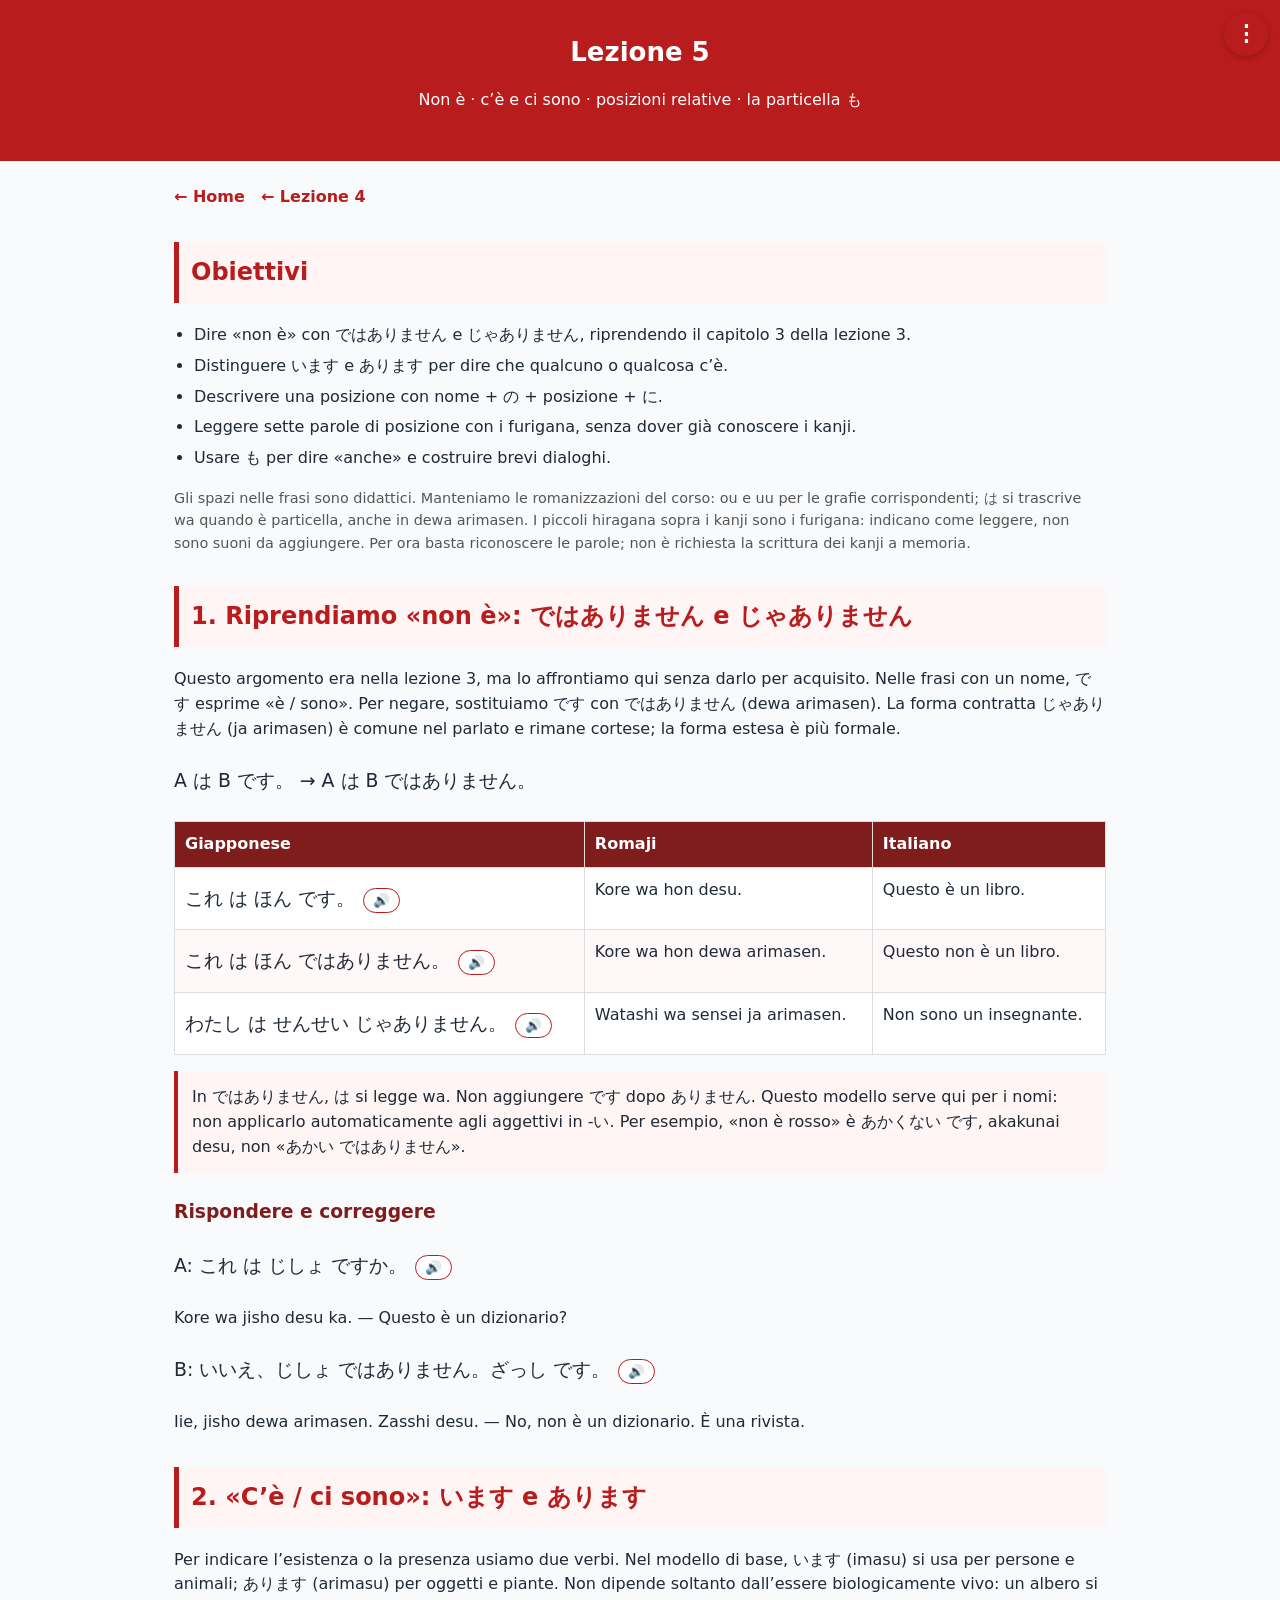
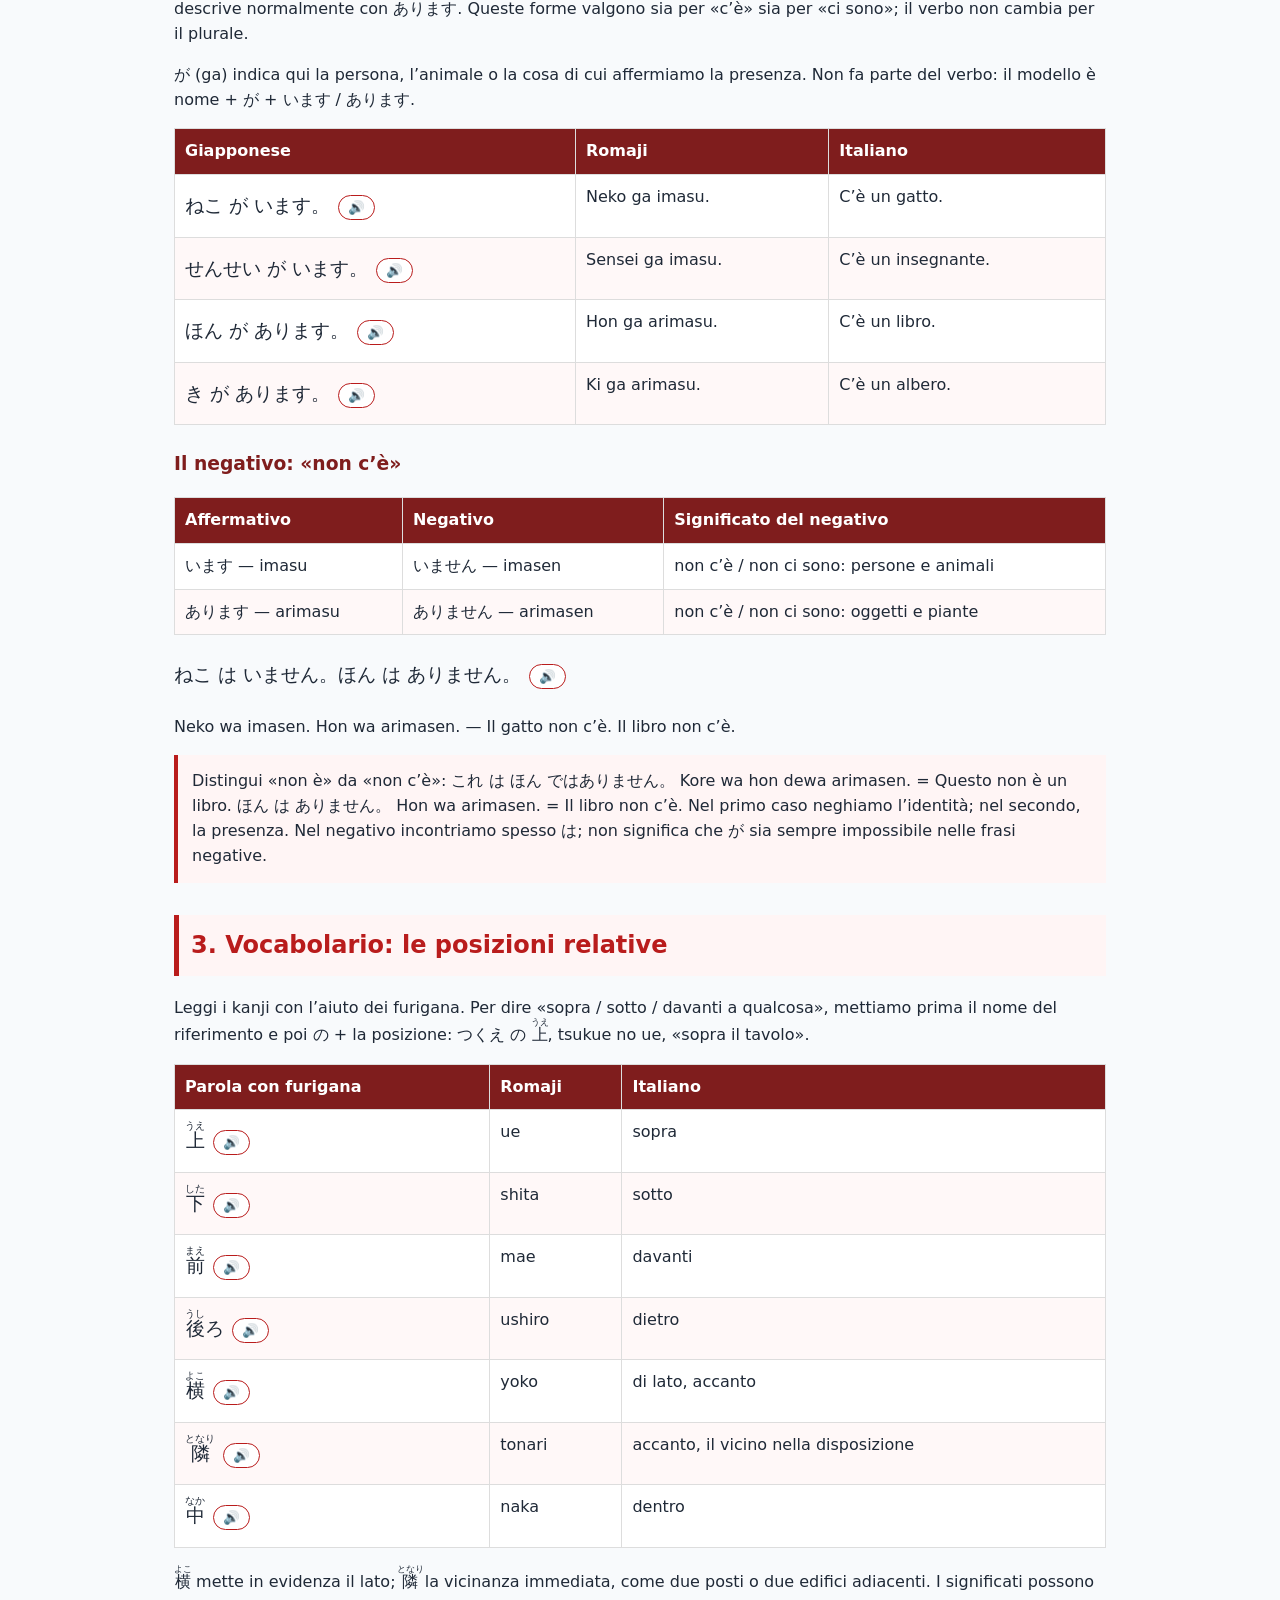
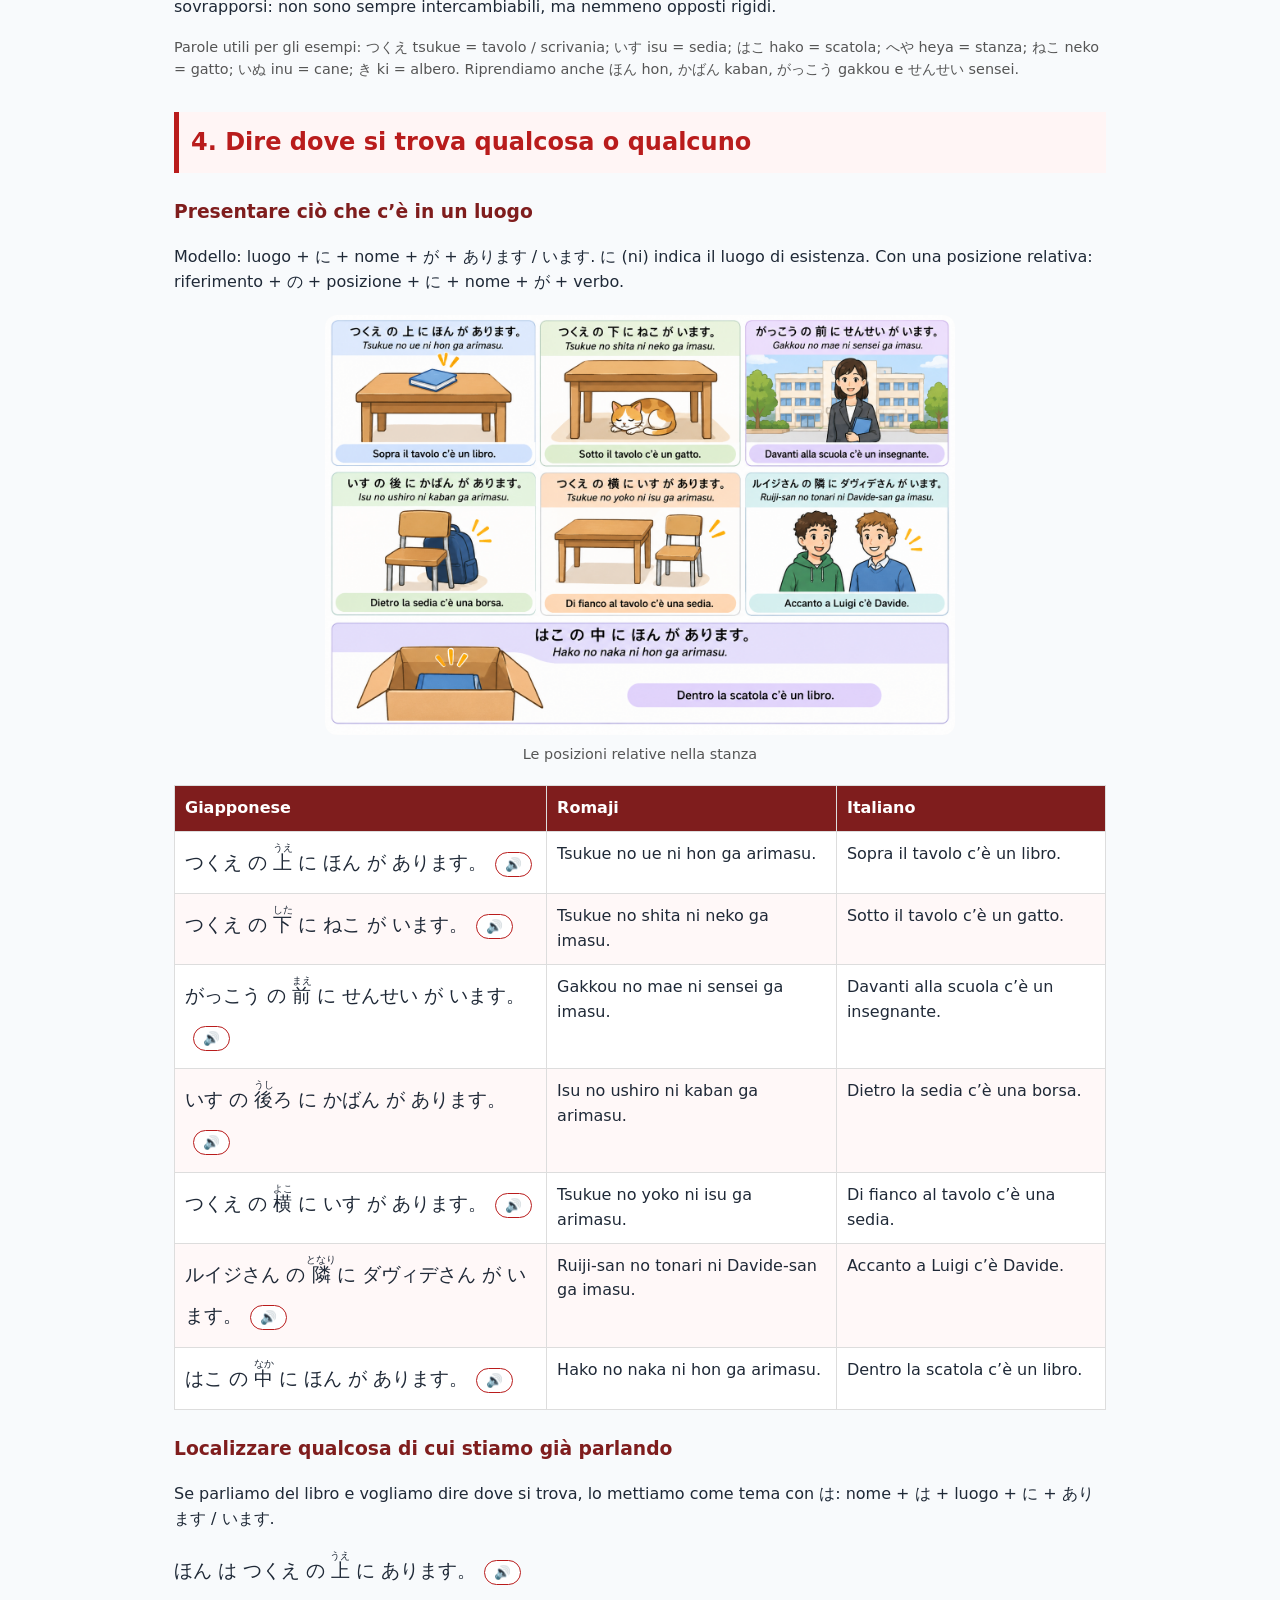
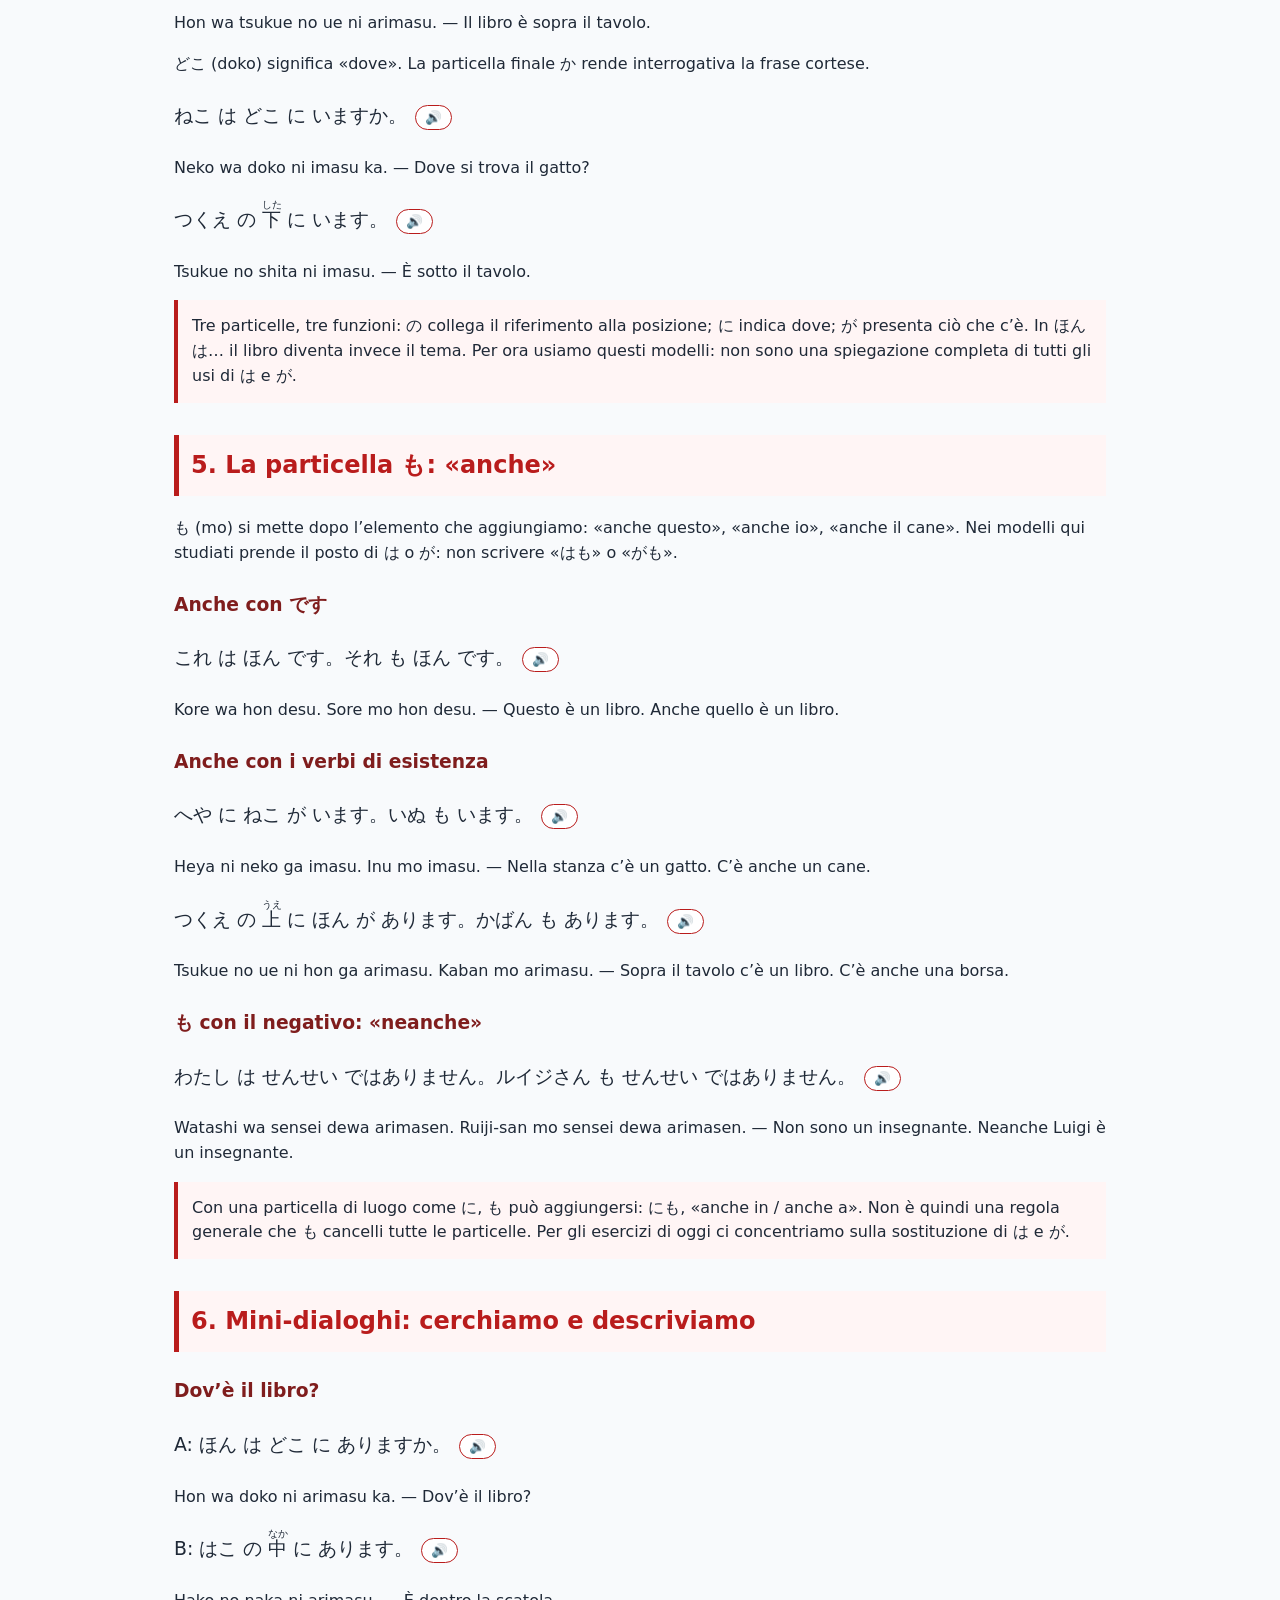
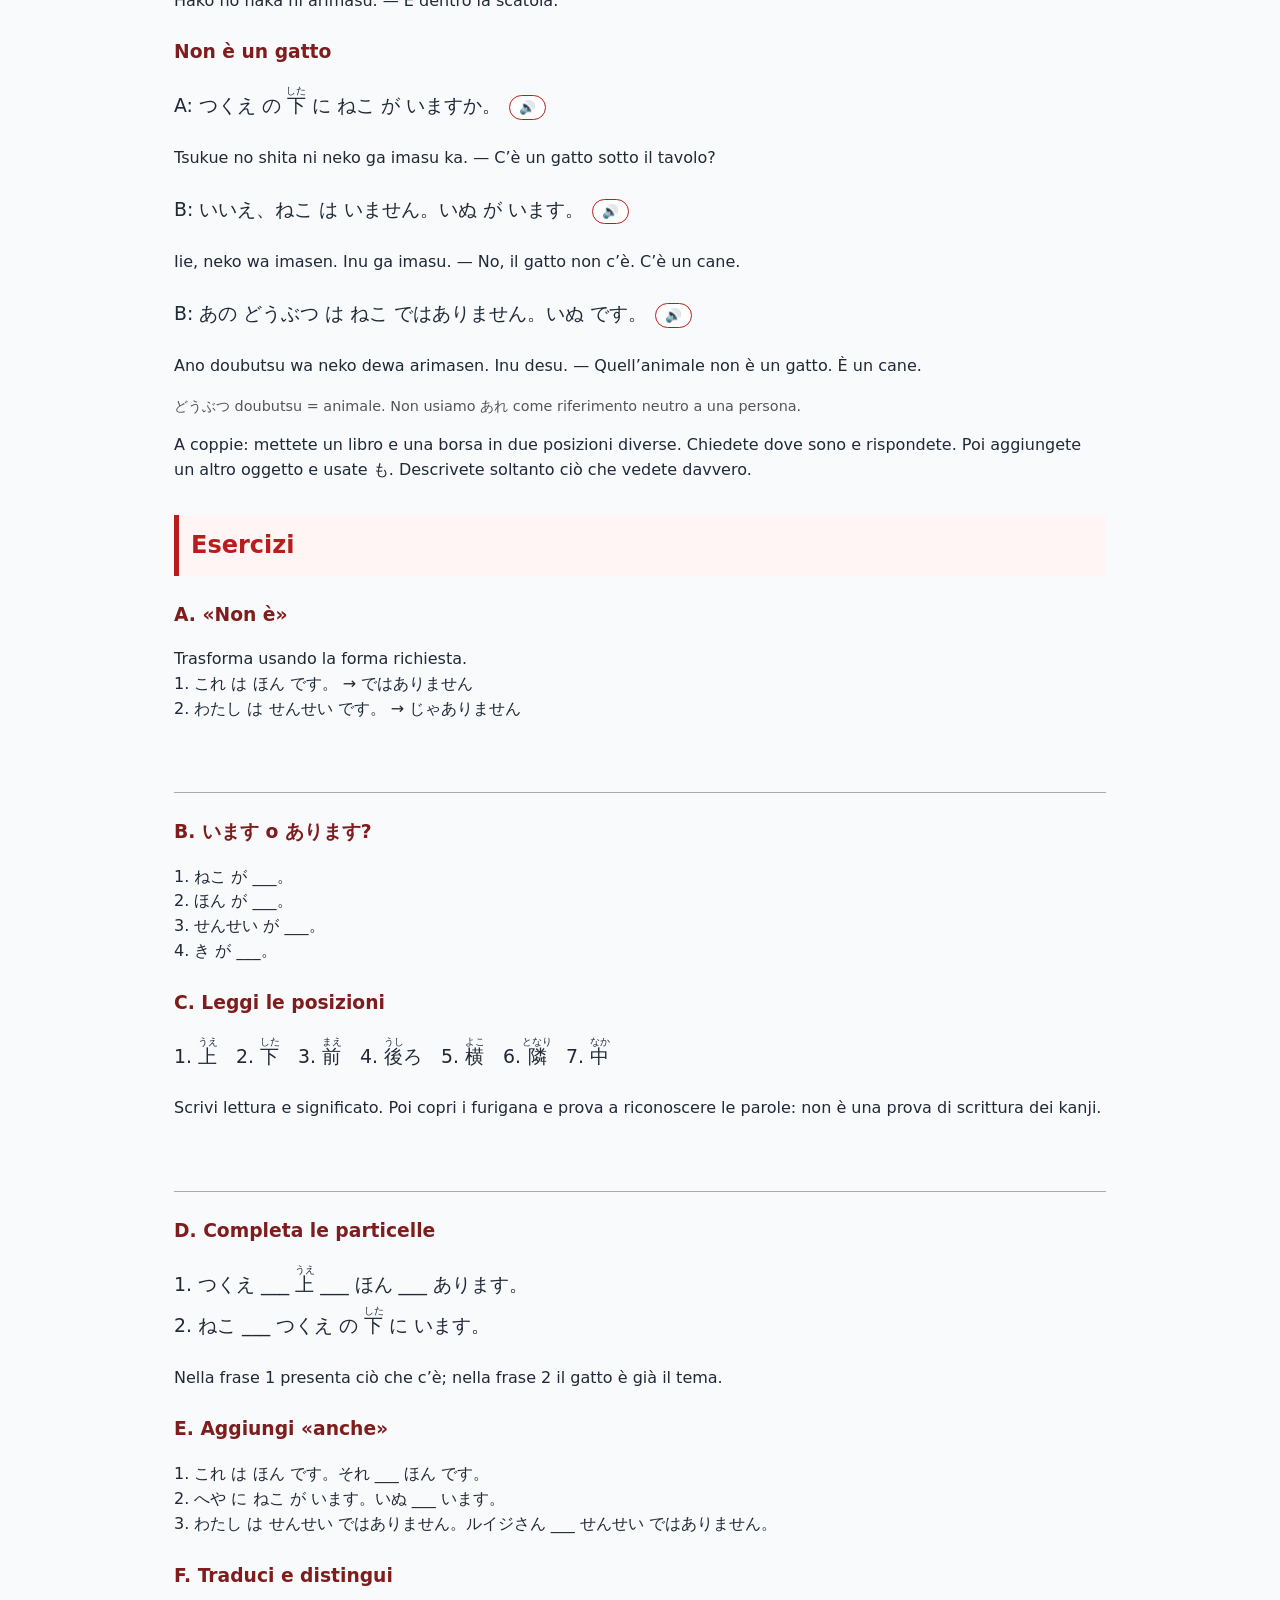
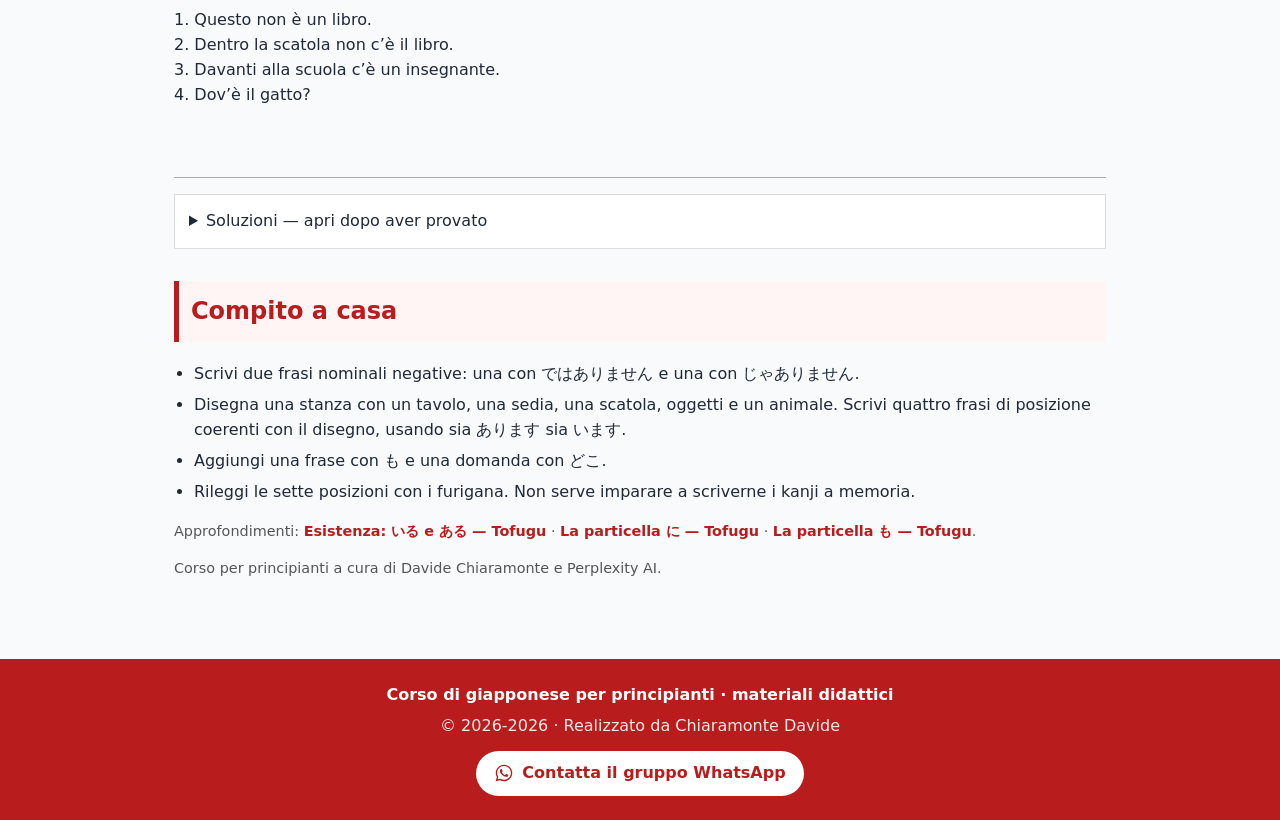
<file: lezioni/lezione-05.html>
<!DOCTYPE html>
<html lang="it">
<head><meta charset="utf-8"><meta name="viewport" content="width=device-width, initial-scale=1"><title>Lezione 5 — Esistenza, posizioni e anche</title><link rel="stylesheet" href="../css/style.css"><link rel="stylesheet" href="../css/menu.css"><style>
main{max-width:980px}h2{margin-top:32px;padding:12px;border-left:5px solid #b91c1c;background:#fff5f5}h3{margin-top:24px;color:#7f1d1d}.scroll{overflow-x:auto;margin:16px 0}table{width:100%;border-collapse:collapse;background:white}th,td{padding:10px;border:1px solid #ddd;text-align:left;vertical-align:top}th{background:#7f1d1d;color:white}tbody tr:nth-child(even){background:#fff8f8}[lang=ja]{font-size:1.18em;line-height:2.2}ruby{ruby-position:over}rt{font-size:.55em;font-weight:400}.note{padding:14px;border-left:4px solid #b91c1c;background:#fff5f5;margin:16px 0}.muted{font-size:.9em;color:#555}.tts{margin-left:8px;border:1px solid #b91c1c;background:white;color:#7f1d1d;border-radius:16px;padding:4px 9px;cursor:pointer}.writing{min-height:55px;border-bottom:1px solid #aaa}details{padding:14px;background:white;border:1px solid #ddd;margin:16px 0}nav a{display:inline-block;margin-right:16px}.position-figure{margin:20px 0;text-align:center}.position-figure img{display:block;width:auto;max-width:100%;height:auto;max-height:420px;object-fit:contain;margin:0 auto}.position-figure figcaption{margin-top:8px;font-size:.9em;color:#555}@media print{.site-menu,.tts,nav{display:none!important}body{background:white}main{max-width:none;padding:0}.scroll{overflow:visible}tr{break-inside:avoid}h2,h3{break-after:avoid}ruby{ruby-position:over}rt{font-size:.55em}}
</style></head>
<body><header><h1>Lezione 5</h1><p>Non è · c’è e ci sono · posizioni relative · la particella も</p></header><main>
<nav aria-label="Navigazione lezioni"><a href="../index.html">← Home</a><a href="lezione-04.html">← Lezione 4</a></nav>
<h2>Obiettivi</h2><ul><li>Dire «non è» con ではありません e じゃありません, riprendendo il capitolo 3 della lezione 3.</li><li>Distinguere います e あります per dire che qualcuno o qualcosa c’è.</li><li>Descrivere una posizione con nome + の + posizione + に.</li><li>Leggere sette parole di posizione con i furigana, senza dover già conoscere i kanji.</li><li>Usare も per dire «anche» e costruire brevi dialoghi.</li></ul>
<p class="muted">Gli spazi nelle frasi sono didattici. Manteniamo le romanizzazioni del corso: ou e uu per le grafie corrispondenti; は si trascrive wa quando è particella, anche in dewa arimasen. I piccoli hiragana sopra i kanji sono i furigana: indicano come leggere, non sono suoni da aggiungere. Per ora basta riconoscere le parole; non è richiesta la scrittura dei kanji a memoria.</p>
<h2>1. Riprendiamo «non è»: ではありません e じゃありません</h2>
<p>Questo argomento era nella lezione 3, ma lo affrontiamo qui senza darlo per acquisito. Nelle frasi con un nome, です esprime «è / sono». Per negare, sostituiamo です con ではありません (dewa arimasen). La forma contratta じゃありません (ja arimasen) è comune nel parlato e rimane cortese; la forma estesa è più formale.</p>
<p lang="ja">A は B です。 → A は B ではありません。</p>
<div class="scroll"><table><thead><tr><th>Giapponese</th><th>Romaji</th><th>Italiano</th></tr></thead><tbody>
<tr><td lang="ja" data-say="これわほんです。">これ は ほん です。</td><td>Kore wa hon desu.</td><td>Questo è un libro.</td></tr>
<tr><td lang="ja" data-say="これわほんでわありません。">これ は ほん ではありません。</td><td>Kore wa hon dewa arimasen.</td><td>Questo non è un libro.</td></tr>
<tr><td lang="ja" data-say="わたしわせんせいじゃありません。">わたし は せんせい じゃありません。</td><td>Watashi wa sensei ja arimasen.</td><td>Non sono un insegnante.</td></tr>
</tbody></table></div>
<p class="note">In ではありません, は si legge wa. Non aggiungere です dopo ありません. Questo modello serve qui per i nomi: non applicarlo automaticamente agli aggettivi in -い. Per esempio, «non è rosso» è あかくない です, akakunai desu, non «あかい ではありません».</p>
<h3>Rispondere e correggere</h3>
<p lang="ja" data-say="これわじしょですか。">A: これ は じしょ ですか。</p><p>Kore wa jisho desu ka. — Questo è un dizionario?</p>
<p lang="ja" data-say="いいえ、じしょでわありません。ざっしです。">B: いいえ、じしょ ではありません。ざっし です。</p><p>Iie, jisho dewa arimasen. Zasshi desu. — No, non è un dizionario. È una rivista.</p>
<h2>2. «C’è / ci sono»: います e あります</h2>
<p>Per indicare l’esistenza o la presenza usiamo due verbi. Nel modello di base, います (imasu) si usa per persone e animali; あります (arimasu) per oggetti e piante. Non dipende soltanto dall’essere biologicamente vivo: un albero si descrive normalmente con あります. Queste forme valgono sia per «c’è» sia per «ci sono»; il verbo non cambia per il plurale.</p>
<p>が (ga) indica qui la persona, l’animale o la cosa di cui affermiamo la presenza. Non fa parte del verbo: il modello è nome + が + います / あります.</p>
<div class="scroll"><table><thead><tr><th>Giapponese</th><th>Romaji</th><th>Italiano</th></tr></thead><tbody>
<tr><td lang="ja" data-say="ねこがいます。">ねこ が います。</td><td>Neko ga imasu.</td><td>C’è un gatto.</td></tr>
<tr><td lang="ja" data-say="せんせいがいます。">せんせい が います。</td><td>Sensei ga imasu.</td><td>C’è un insegnante.</td></tr>
<tr><td lang="ja" data-say="ほんがあります。">ほん が あります。</td><td>Hon ga arimasu.</td><td>C’è un libro.</td></tr>
<tr><td lang="ja" data-say="きがあります。">き が あります。</td><td>Ki ga arimasu.</td><td>C’è un albero.</td></tr>
</tbody></table></div>
<h3>Il negativo: «non c’è»</h3>
<div class="scroll"><table><thead><tr><th>Affermativo</th><th>Negativo</th><th>Significato del negativo</th></tr></thead><tbody><tr><td>います — imasu</td><td>いません — imasen</td><td>non c’è / non ci sono: persone e animali</td></tr><tr><td>あります — arimasu</td><td>ありません — arimasen</td><td>non c’è / non ci sono: oggetti e piante</td></tr></tbody></table></div>
<p lang="ja" data-say="ねこわいません。ほんわありません。">ねこ は いません。ほん は ありません。</p><p>Neko wa imasen. Hon wa arimasen. — Il gatto non c’è. Il libro non c’è.</p>
<p class="note">Distingui «non è» da «non c’è»: これ は ほん ではありません。 Kore wa hon dewa arimasen. = Questo non è un libro. ほん は ありません。 Hon wa arimasen. = Il libro non c’è. Nel primo caso neghiamo l’identità; nel secondo, la presenza. Nel negativo incontriamo spesso は; non significa che が sia sempre impossibile nelle frasi negative.</p>
<h2>3. Vocabolario: le posizioni relative</h2>
<p>Leggi i kanji con l’aiuto dei furigana. Per dire «sopra / sotto / davanti a qualcosa», mettiamo prima il nome del riferimento e poi の + la posizione: つくえ の <ruby>上<rt>うえ</rt></ruby>, tsukue no ue, «sopra il tavolo».</p>
<div class="scroll"><table><thead><tr><th>Parola con furigana</th><th>Romaji</th><th>Italiano</th></tr></thead><tbody>
<tr><td lang="ja" data-say="うえ"><ruby>上<rt>うえ</rt></ruby></td><td>ue</td><td>sopra</td></tr>
<tr><td lang="ja" data-say="した"><ruby>下<rt>した</rt></ruby></td><td>shita</td><td>sotto</td></tr>
<tr><td lang="ja" data-say="まえ"><ruby>前<rt>まえ</rt></ruby></td><td>mae</td><td>davanti</td></tr>
<tr><td lang="ja" data-say="うしろ"><ruby>後<rt>うし</rt></ruby>ろ</td><td>ushiro</td><td>dietro</td></tr>
<tr><td lang="ja" data-say="よこ"><ruby>横<rt>よこ</rt></ruby></td><td>yoko</td><td>di lato, accanto</td></tr>
<tr><td lang="ja" data-say="となり"><ruby>隣<rt>となり</rt></ruby></td><td>tonari</td><td>accanto, il vicino nella disposizione</td></tr>
<tr><td lang="ja" data-say="なか"><ruby>中<rt>なか</rt></ruby></td><td>naka</td><td>dentro</td></tr>
</tbody></table></div>
<p><ruby>横<rt>よこ</rt></ruby> mette in evidenza il lato; <ruby>隣<rt>となり</rt></ruby> la vicinanza immediata, come due posti o due edifici adiacenti. I significati possono sovrapporsi: non sono sempre intercambiabili, ma nemmeno opposti rigidi.</p>
<p class="muted">Parole utili per gli esempi: つくえ tsukue = tavolo / scrivania; いす isu = sedia; はこ hako = scatola; へや heya = stanza; ねこ neko = gatto; いぬ inu = cane; き ki = albero. Riprendiamo anche ほん hon, かばん kaban, がっこう gakkou e せんせい sensei.</p>
<h2>4. Dire dove si trova qualcosa o qualcuno</h2>
<h3>Presentare ciò che c’è in un luogo</h3>
<p>Modello: luogo + に + nome + が + あります / います. に (ni) indica il luogo di esistenza. Con una posizione relativa: riferimento + の + posizione + に + nome + が + verbo.</p>
<figure class="position-figure">
  <img src="../img/file_00000000206881f499342657061fd9bf.png" alt="Illustrazione delle posizioni relative: sopra, sotto, davanti, dietro, di lato, accanto e dentro" loading="lazy" decoding="async">
  <figcaption>Le posizioni relative nella stanza</figcaption>
</figure>
<div class="scroll"><table><thead><tr><th>Giapponese</th><th>Romaji</th><th>Italiano</th></tr></thead><tbody>
<tr><td lang="ja" data-say="つくえのうえにほんがあります。">つくえ の <ruby>上<rt>うえ</rt></ruby> に ほん が あります。</td><td>Tsukue no ue ni hon ga arimasu.</td><td>Sopra il tavolo c’è un libro.</td></tr>
<tr><td lang="ja" data-say="つくえのしたにねこがいます。">つくえ の <ruby>下<rt>した</rt></ruby> に ねこ が います。</td><td>Tsukue no shita ni neko ga imasu.</td><td>Sotto il tavolo c’è un gatto.</td></tr>
<tr><td lang="ja" data-say="がっこうのまえにせんせいがいます。">がっこう の <ruby>前<rt>まえ</rt></ruby> に せんせい が います。</td><td>Gakkou no mae ni sensei ga imasu.</td><td>Davanti alla scuola c’è un insegnante.</td></tr>
<tr><td lang="ja" data-say="いすのうしろにかばんがあります。">いす の <ruby>後<rt>うし</rt></ruby>ろ に かばん が あります。</td><td>Isu no ushiro ni kaban ga arimasu.</td><td>Dietro la sedia c’è una borsa.</td></tr>
<tr><td lang="ja" data-say="つくえのよこにいすがあります。">つくえ の <ruby>横<rt>よこ</rt></ruby> に いす が あります。</td><td>Tsukue no yoko ni isu ga arimasu.</td><td>Di fianco al tavolo c’è una sedia.</td></tr>
<tr><td lang="ja" data-say="ルイジさんのとなりにダヴィデさんがいます。">ルイジさん の <ruby>隣<rt>となり</rt></ruby> に ダヴィデさん が います。</td><td>Ruiji-san no tonari ni Davide-san ga imasu.</td><td>Accanto a Luigi c’è Davide.</td></tr>
<tr><td lang="ja" data-say="はこのなかにほんがあります。">はこ の <ruby>中<rt>なか</rt></ruby> に ほん が あります。</td><td>Hako no naka ni hon ga arimasu.</td><td>Dentro la scatola c’è un libro.</td></tr>
</tbody></table></div>
<h3>Localizzare qualcosa di cui stiamo già parlando</h3>
<p>Se parliamo del libro e vogliamo dire dove si trova, lo mettiamo come tema con は: nome + は + luogo + に + あります / います.</p>
<p lang="ja" data-say="ほんわつくえのうえにあります。">ほん は つくえ の <ruby>上<rt>うえ</rt></ruby> に あります。</p><p>Hon wa tsukue no ue ni arimasu. — Il libro è sopra il tavolo.</p>
<p>どこ (doko) significa «dove». La particella finale か rende interrogativa la frase cortese.</p>
<p lang="ja" data-say="ねこわどこにいますか。">ねこ は どこ に いますか。</p><p>Neko wa doko ni imasu ka. — Dove si trova il gatto?</p>
<p lang="ja" data-say="つくえのしたにいます。">つくえ の <ruby>下<rt>した</rt></ruby> に います。</p><p>Tsukue no shita ni imasu. — È sotto il tavolo.</p>
<p class="note">Tre particelle, tre funzioni: の collega il riferimento alla posizione; に indica dove; が presenta ciò che c’è. In ほん は… il libro diventa invece il tema. Per ora usiamo questi modelli: non sono una spiegazione completa di tutti gli usi di は e が.</p>
<h2>5. La particella も: «anche»</h2>
<p>も (mo) si mette dopo l’elemento che aggiungiamo: «anche questo», «anche io», «anche il cane». Nei modelli qui studiati prende il posto di は o が: non scrivere «はも» o «がも».</p>
<h3>Anche con です</h3>
<p lang="ja" data-say="これわほんです。それもほんです。">これ は ほん です。それ も ほん です。</p><p>Kore wa hon desu. Sore mo hon desu. — Questo è un libro. Anche quello è un libro.</p>
<h3>Anche con i verbi di esistenza</h3>
<p lang="ja" data-say="へやにねこがいます。いぬもいます。">へや に ねこ が います。いぬ も います。</p><p>Heya ni neko ga imasu. Inu mo imasu. — Nella stanza c’è un gatto. C’è anche un cane.</p>
<p lang="ja" data-say="つくえのうえにほんがあります。かばんもあります。">つくえ の <ruby>上<rt>うえ</rt></ruby> に ほん が あります。かばん も あります。</p><p>Tsukue no ue ni hon ga arimasu. Kaban mo arimasu. — Sopra il tavolo c’è un libro. C’è anche una borsa.</p>
<h3>も con il negativo: «neanche»</h3>
<p lang="ja" data-say="わたしわせんせいでわありません。ルイジさんもせんせいでわありません。">わたし は せんせい ではありません。ルイジさん も せんせい ではありません。</p><p>Watashi wa sensei dewa arimasen. Ruiji-san mo sensei dewa arimasen. — Non sono un insegnante. Neanche Luigi è un insegnante.</p>
<p class="note">Con una particella di luogo come に, も può aggiungersi: にも, «anche in / anche a». Non è quindi una regola generale che も cancelli tutte le particelle. Per gli esercizi di oggi ci concentriamo sulla sostituzione di は e が.</p>
<h2>6. Mini-dialoghi: cerchiamo e descriviamo</h2>
<h3>Dov’è il libro?</h3>
<p lang="ja" data-say="ほんわどこにありますか。">A: ほん は どこ に ありますか。</p><p>Hon wa doko ni arimasu ka. — Dov’è il libro?</p>
<p lang="ja" data-say="はこのなかにあります。">B: はこ の <ruby>中<rt>なか</rt></ruby> に あります。</p><p>Hako no naka ni arimasu. — È dentro la scatola.</p>
<h3>Non è un gatto</h3>
<p lang="ja" data-say="つくえのしたにねこがいますか。">A: つくえ の <ruby>下<rt>した</rt></ruby> に ねこ が いますか。</p><p>Tsukue no shita ni neko ga imasu ka. — C’è un gatto sotto il tavolo?</p>
<p lang="ja" data-say="いいえ、ねこわいません。いぬがいます。">B: いいえ、ねこ は いません。いぬ が います。</p><p>Iie, neko wa imasen. Inu ga imasu. — No, il gatto non c’è. C’è un cane.</p>
<p lang="ja" data-say="あのどうぶつわねこでわありません。いぬです。">B: あの どうぶつ は ねこ ではありません。いぬ です。</p><p>Ano doubutsu wa neko dewa arimasen. Inu desu. — Quell’animale non è un gatto. È un cane.</p><p class="muted">どうぶつ doubutsu = animale. Non usiamo あれ come riferimento neutro a una persona.</p>
<p>A coppie: mettete un libro e una borsa in due posizioni diverse. Chiedete dove sono e rispondete. Poi aggiungete un altro oggetto e usate も. Descrivete soltanto ciò che vedete davvero.</p>
<h2>Esercizi</h2>
<h3>A. «Non è»</h3><p>Trasforma usando la forma richiesta.<br>1. これ は ほん です。 → ではありません<br>2. わたし は せんせい です。 → じゃありません</p><div class="writing"></div>
<h3>B. います o あります?</h3><p>1. ねこ が ___。<br>2. ほん が ___。<br>3. せんせい が ___。<br>4. き が ___。</p>
<h3>C. Leggi le posizioni</h3><p lang="ja">1. <ruby>上<rt>うえ</rt></ruby>　2. <ruby>下<rt>した</rt></ruby>　3. <ruby>前<rt>まえ</rt></ruby>　4. <ruby>後<rt>うし</rt></ruby>ろ　5. <ruby>横<rt>よこ</rt></ruby>　6. <ruby>隣<rt>となり</rt></ruby>　7. <ruby>中<rt>なか</rt></ruby></p><p>Scrivi lettura e significato. Poi copri i furigana e prova a riconoscere le parole: non è una prova di scrittura dei kanji.</p><div class="writing"></div>
<h3>D. Completa le particelle</h3><p lang="ja">1. つくえ ___ <ruby>上<rt>うえ</rt></ruby> ___ ほん ___ あります。<br>2. ねこ ___ つくえ の <ruby>下<rt>した</rt></ruby> に います。</p><p>Nella frase 1 presenta ciò che c’è; nella frase 2 il gatto è già il tema.</p>
<h3>E. Aggiungi «anche»</h3><p>1. これ は ほん です。それ ___ ほん です。<br>2. へや に ねこ が います。いぬ ___ います。<br>3. わたし は せんせい ではありません。ルイジさん ___ せんせい ではありません。</p>
<h3>F. Traduci e distingui</h3><p>1. Questo non è un libro.<br>2. Dentro la scatola non c’è il libro.<br>3. Davanti alla scuola c’è un insegnante.<br>4. Dov’è il gatto?</p><div class="writing"></div>
<details><summary>Soluzioni — apri dopo aver provato</summary>
<p lang="ja">A: 1. これ は ほん ではありません。 2. わたし は せんせい じゃありません。</p><p>Kore wa hon dewa arimasen. / Watashi wa sensei ja arimasen.</p>
<p>B: 1. います imasu; 2. あります arimasu; 3. います imasu; 4. あります arimasu.</p>
<p>C: 1. ue, sopra; 2. shita, sotto; 3. mae, davanti; 4. ushiro, dietro; 5. yoko, di lato / accanto; 6. tonari, accanto / il vicino nella disposizione; 7. naka, dentro.</p>
<p>D: 1. の no; に ni; が ga. 2. は wa.</p><p>E: 1–3. も mo. Nella frase 3 si traduce «neanche».</p>
<p lang="ja">F1: これ は ほん ではありません。</p><p>Kore wa hon dewa arimasen. È corretta anche la variante con ja arimasen.</p>
<p lang="ja">F2: ほん は はこ の <ruby>中<rt>なか</rt></ruby> に ありません。</p><p>Hon wa hako no naka ni arimasen.</p>
<p lang="ja">F3: がっこう の <ruby>前<rt>まえ</rt></ruby> に せんせい が います。</p><p>Gakkou no mae ni sensei ga imasu.</p>
<p lang="ja">F4: ねこ は どこ に いますか。</p><p>Neko wa doko ni imasu ka.</p>
</details>
<h2>Compito a casa</h2><ul><li>Scrivi due frasi nominali negative: una con ではありません e una con じゃありません.</li><li>Disegna una stanza con un tavolo, una sedia, una scatola, oggetti e un animale. Scrivi quattro frasi di posizione coerenti con il disegno, usando sia あります sia います.</li><li>Aggiungi una frase con も e una domanda con どこ.</li><li>Rileggi le sette posizioni con i furigana. Non serve imparare a scriverne i kanji a memoria.</li></ul>
<p class="muted">Approfondimenti: <a href="https://www.tofugu.com/japanese-grammar/iru-aru/">Esistenza: いる e ある — Tofugu</a> · <a href="https://www.tofugu.com/japanese-grammar/particle-ni/">La particella に — Tofugu</a> · <a href="https://www.tofugu.com/japanese-grammar/particle-mo/">La particella も — Tofugu</a>.</p>
<p class="muted">Corso per principianti a cura di Davide Chiaramonte e Perplexity AI.</p><p id="audio-status" role="status" aria-live="polite"></p>
</main><script src="../js/main.js"></script><script>
document.querySelectorAll('[data-say]').forEach(el=>{if(!('speechSynthesis' in window)||!('SpeechSynthesisUtterance' in window))return;const b=document.createElement('button');b.type='button';b.className='tts';b.textContent='🔊';b.setAttribute('aria-label','Ascolta '+el.dataset.say);b.addEventListener('click',()=>{speechSynthesis.cancel();const u=new SpeechSynthesisUtterance(el.dataset.say);u.lang='ja-JP';u.rate=.85;const v=speechSynthesis.getVoices().find(v=>/^ja(?:[-_]|$)/i.test(v.lang));if(v)u.voice=v;u.onerror=e=>{if(!['canceled','interrupted'].includes(e.error))document.getElementById('audio-status').textContent='Audio non disponibile: verifica le voci giapponesi del dispositivo.';};speechSynthesis.speak(u);});el.appendChild(b);});
</script></body></html>
</file>
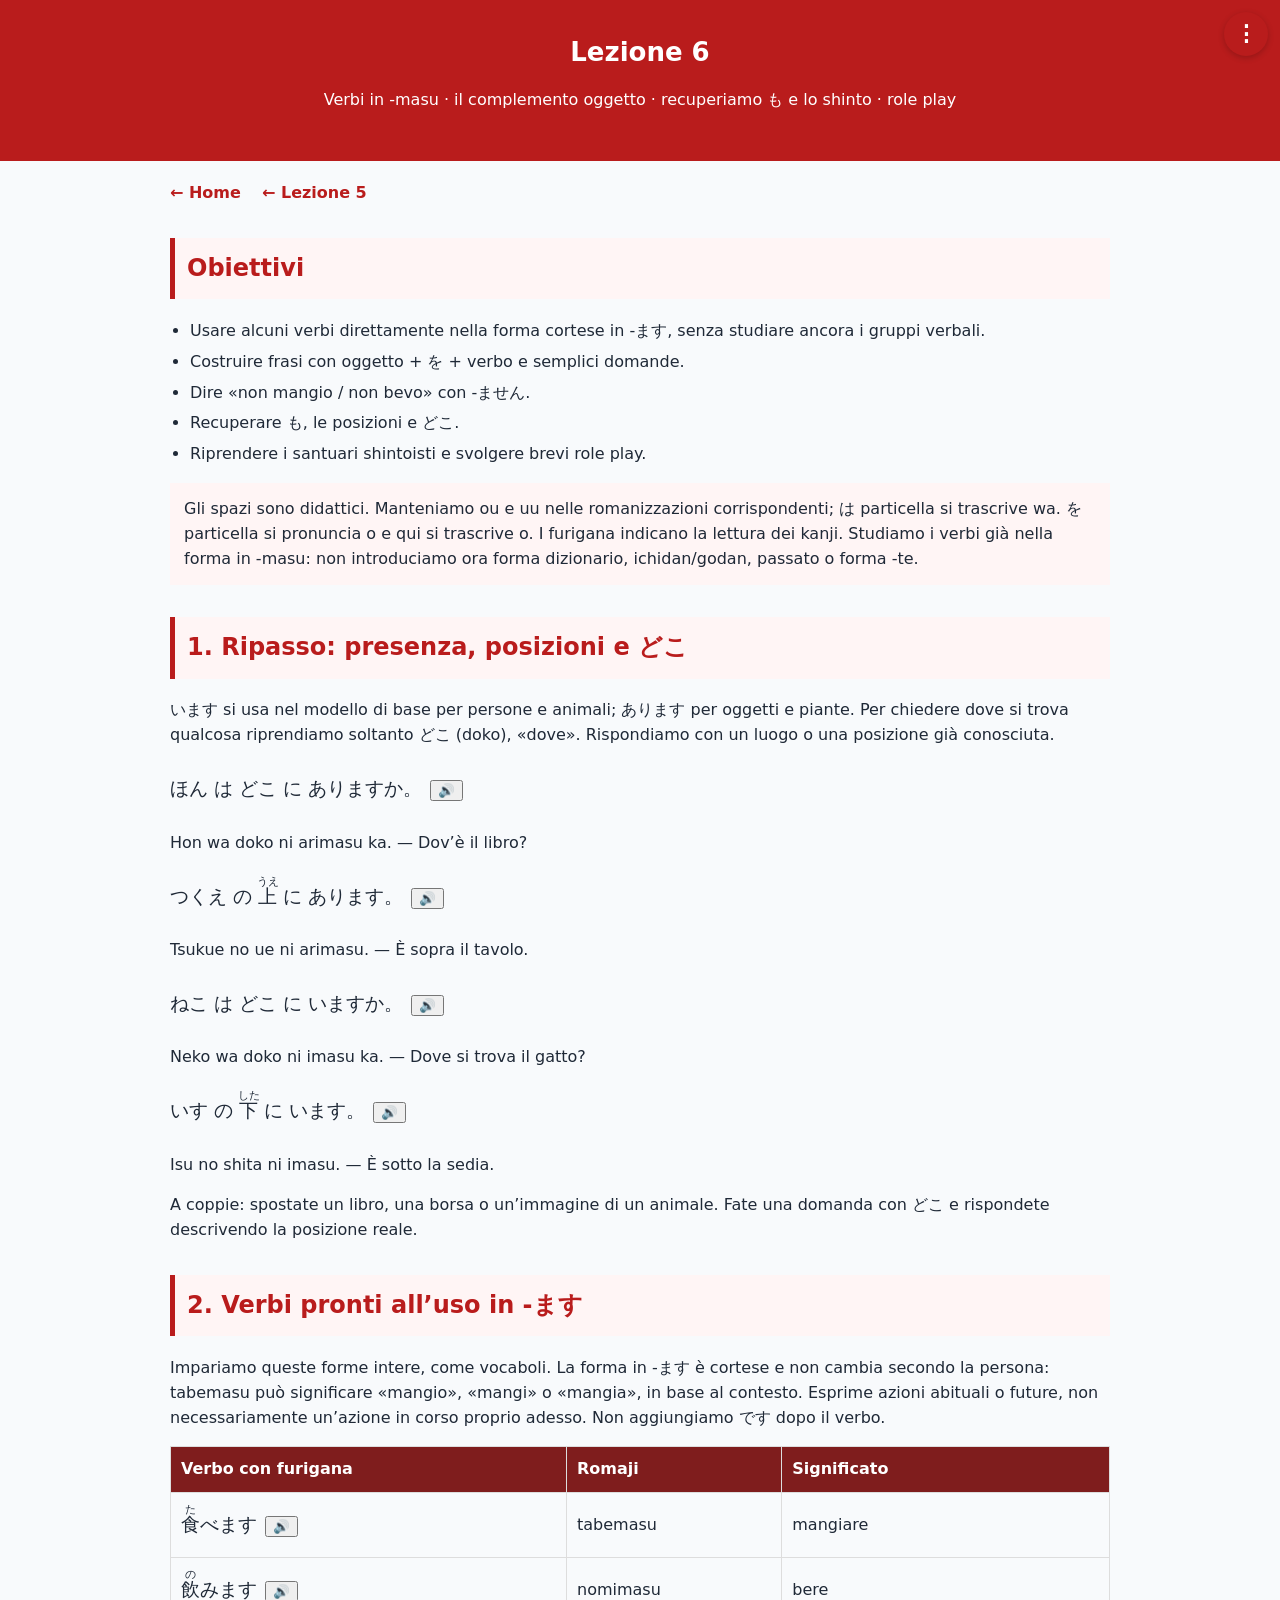
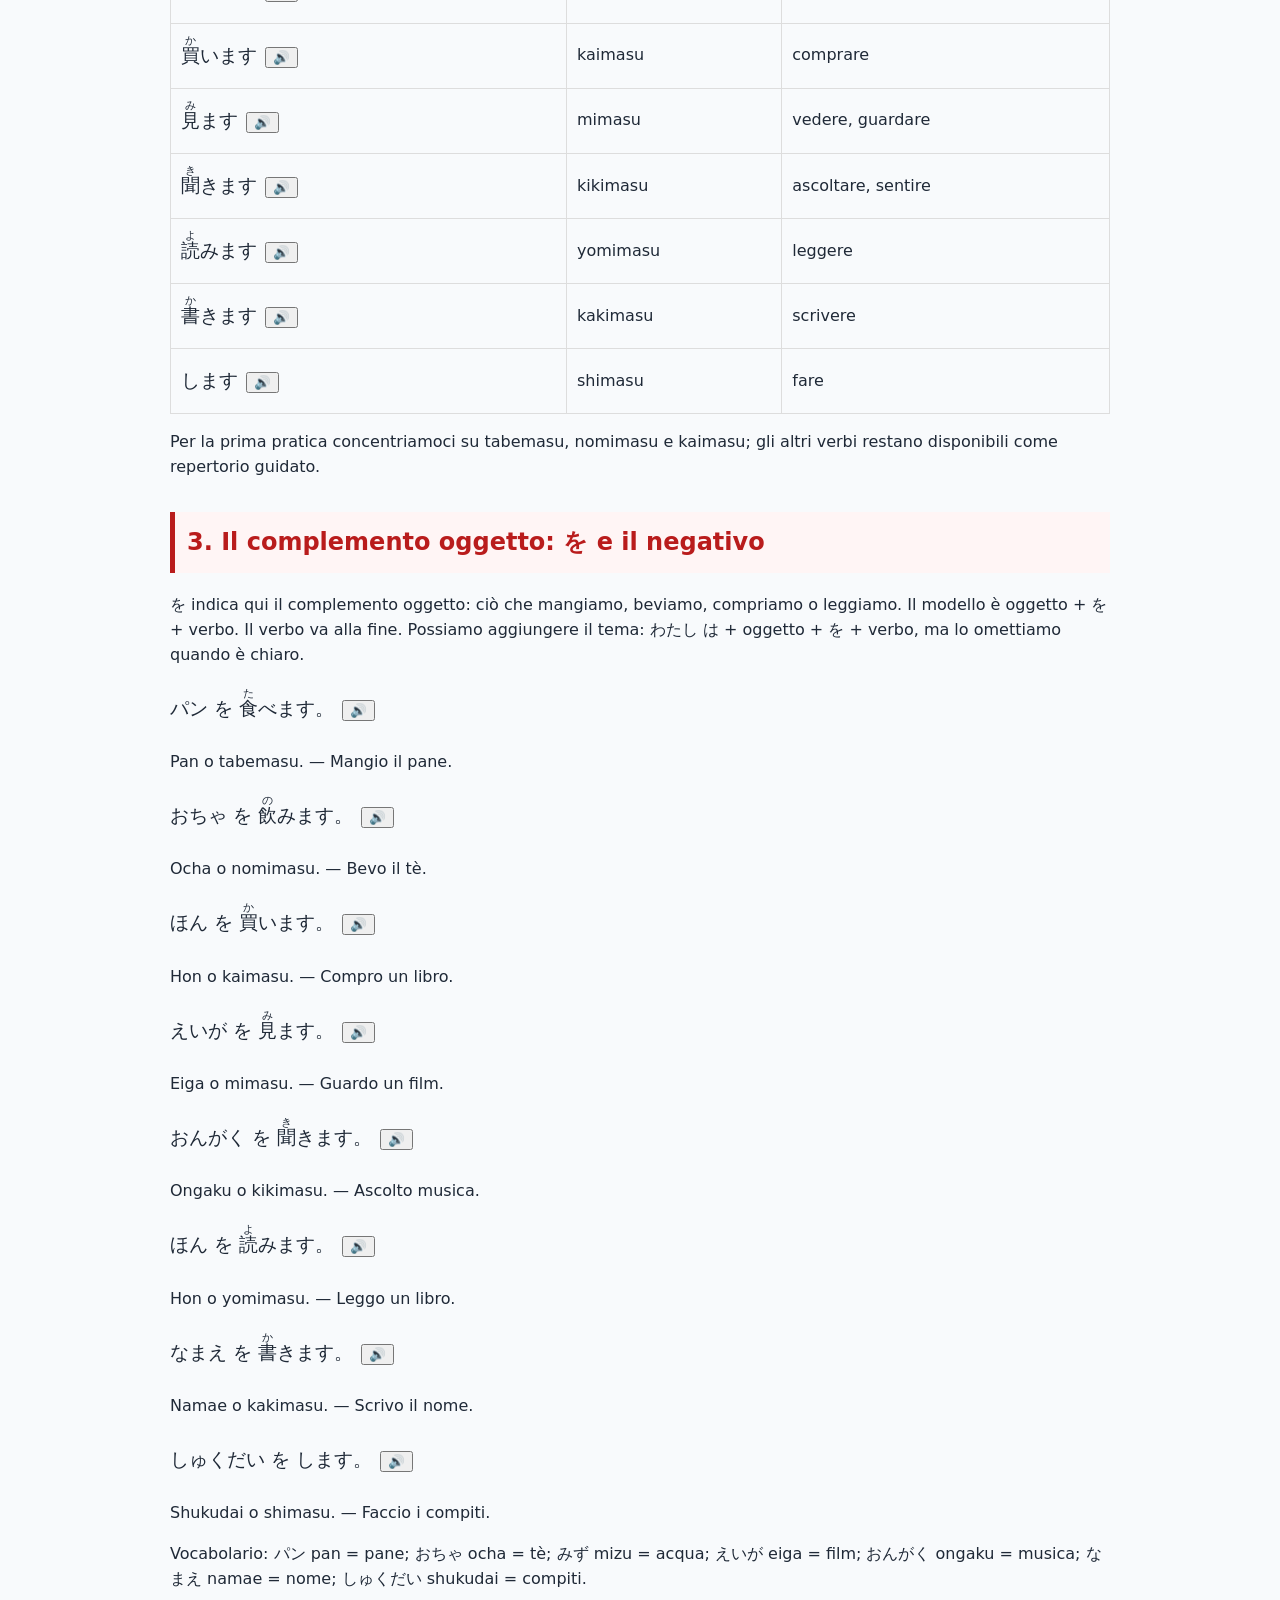
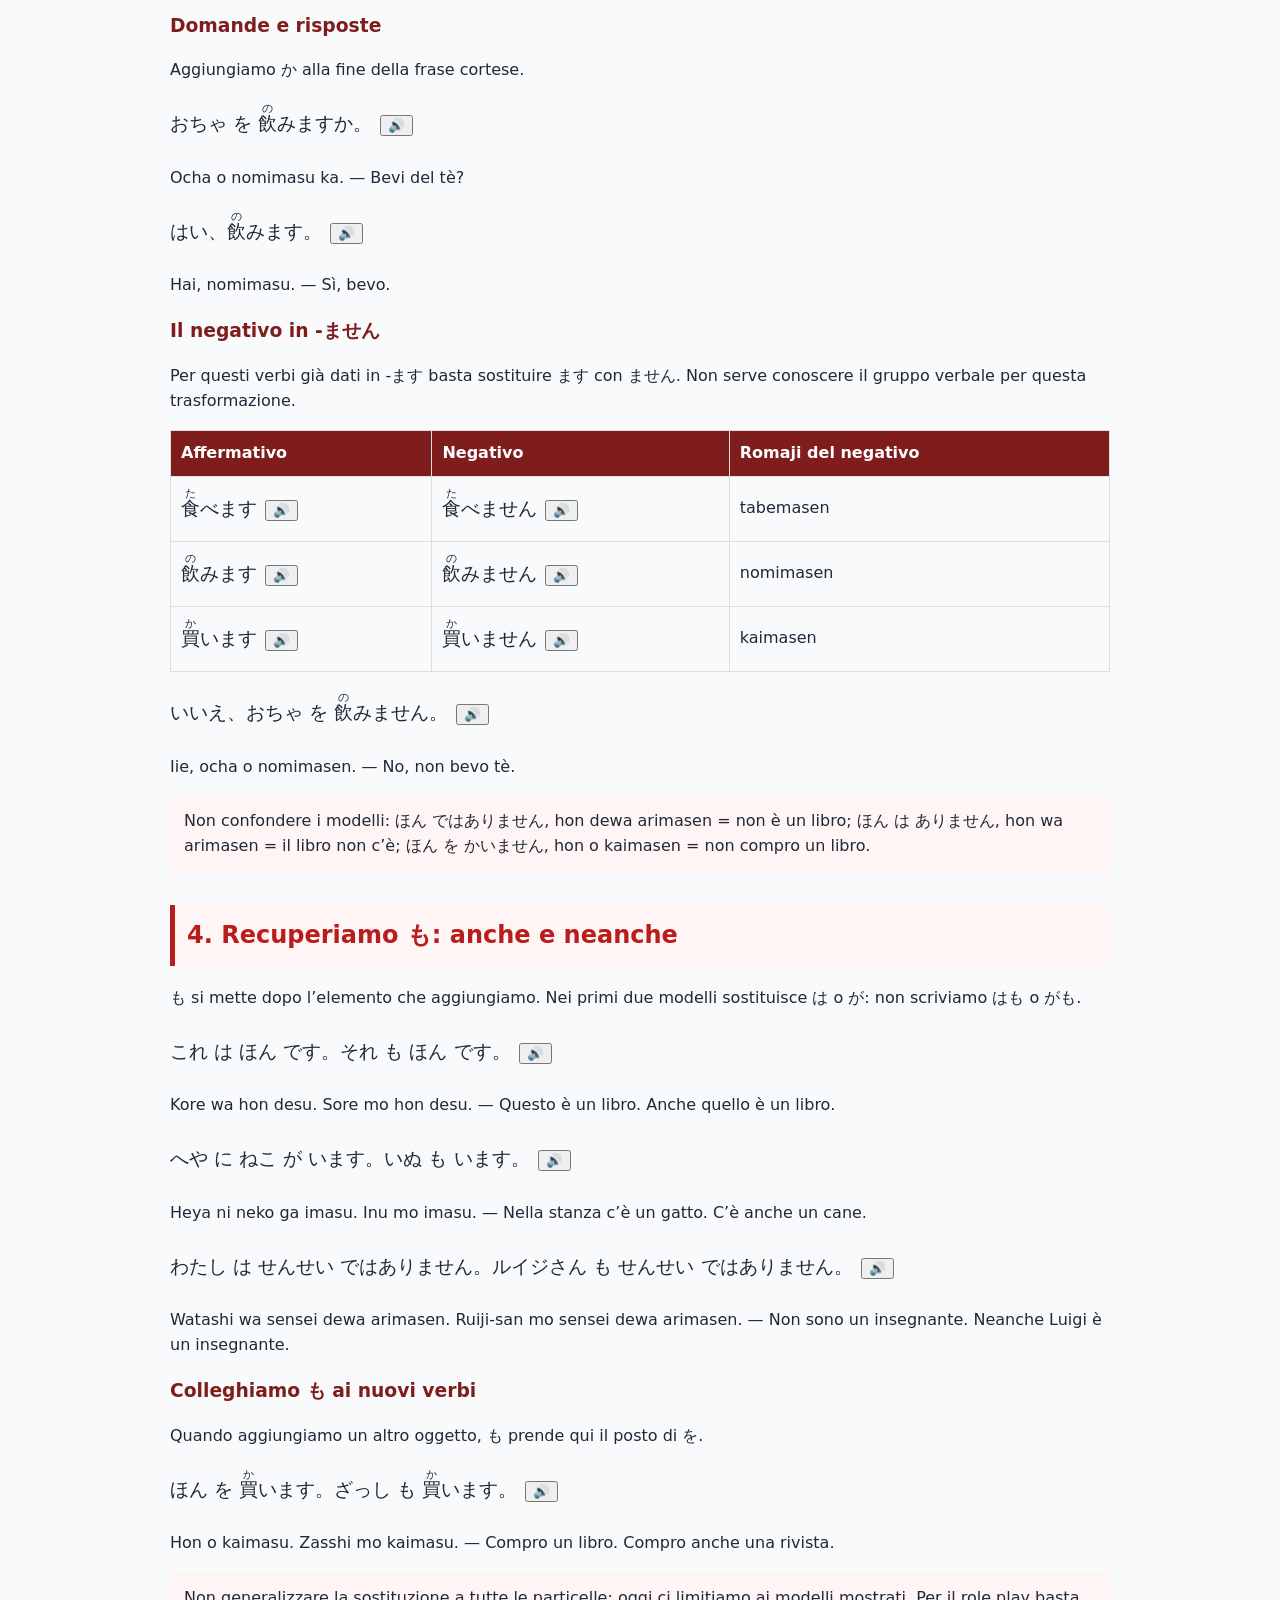
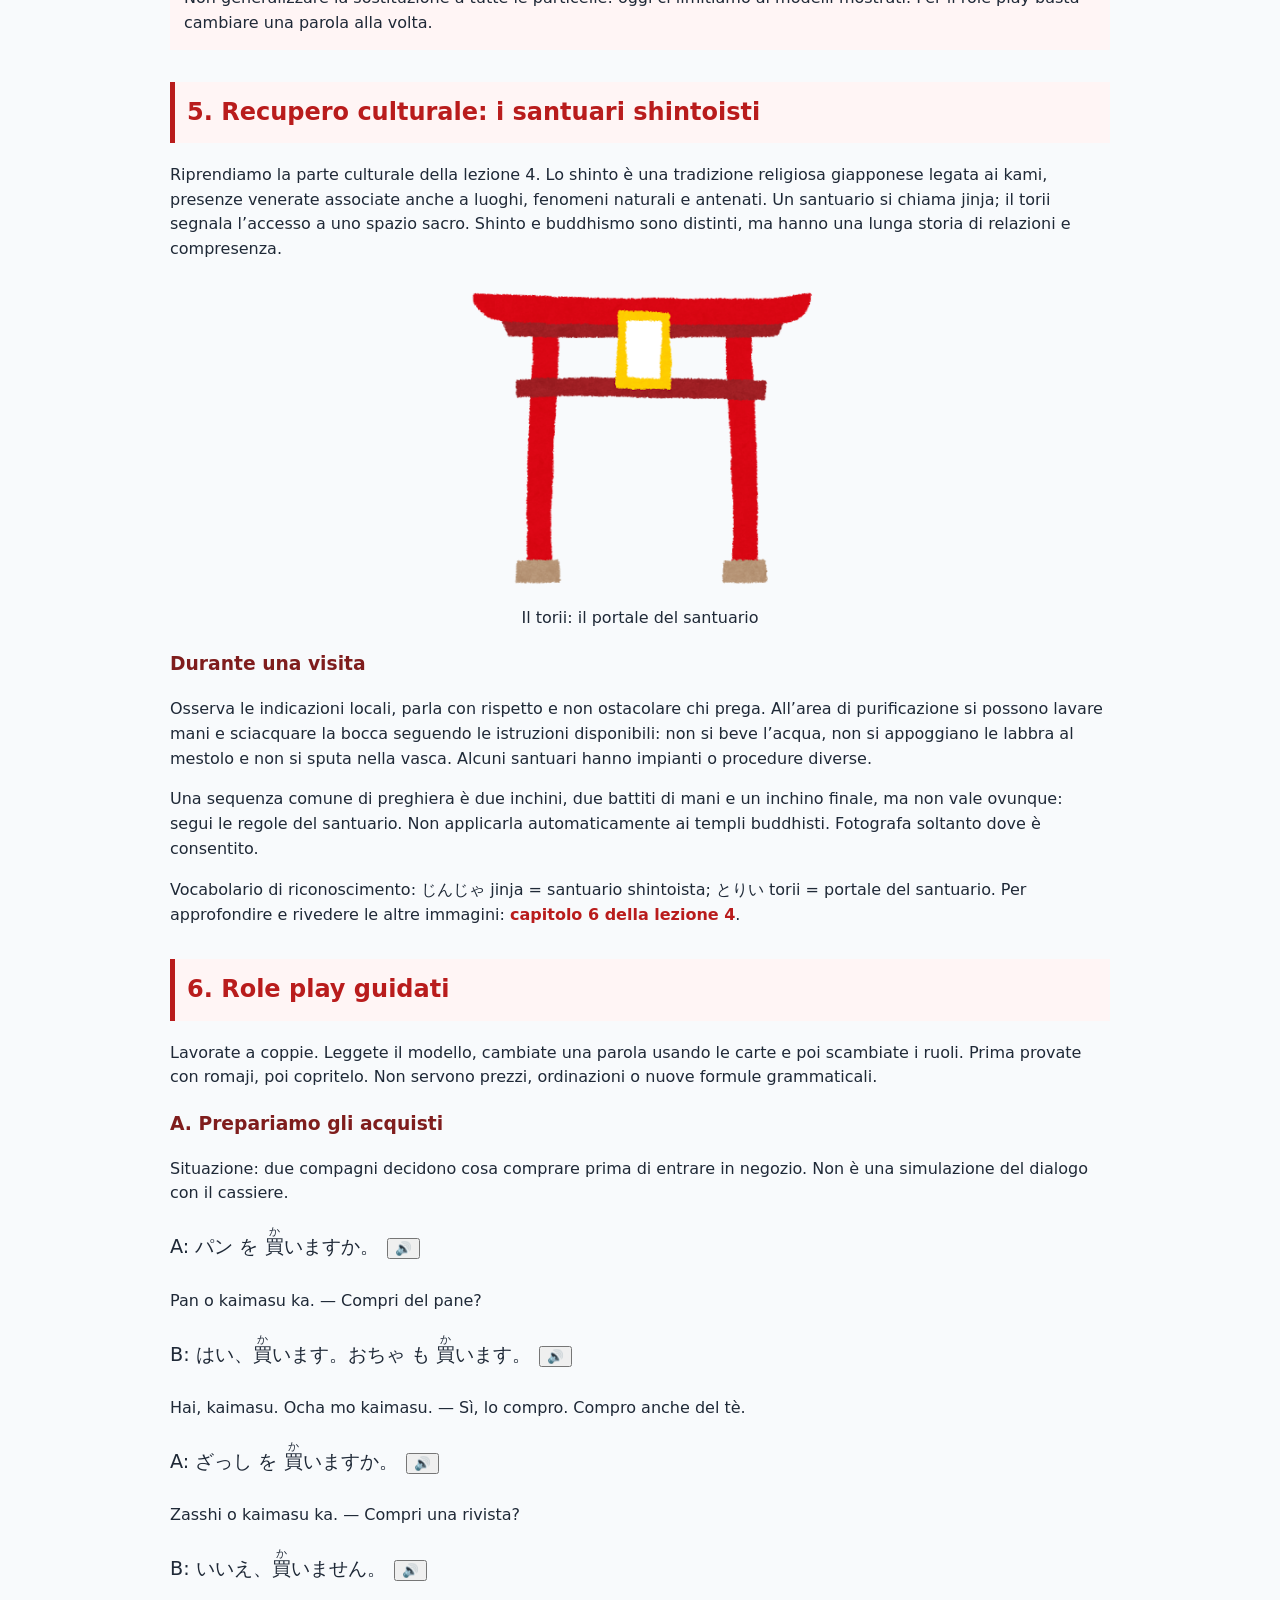
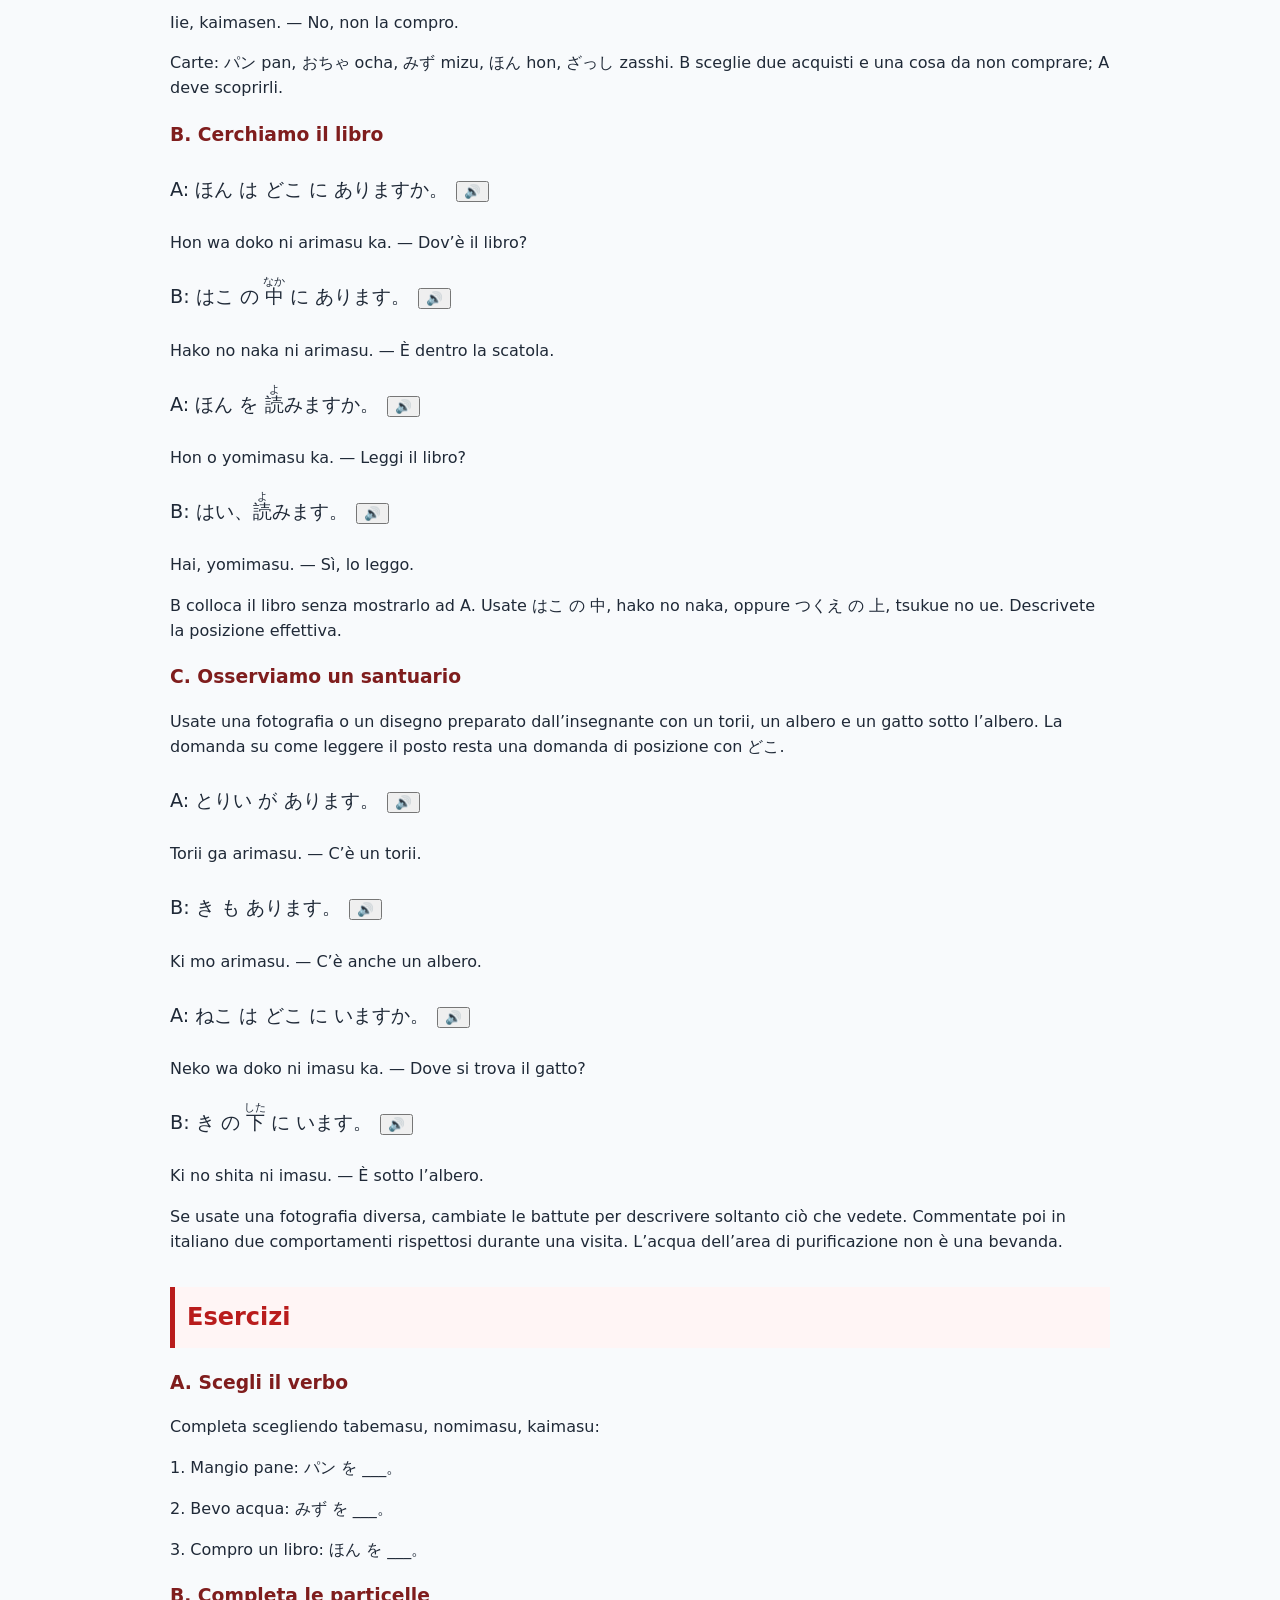
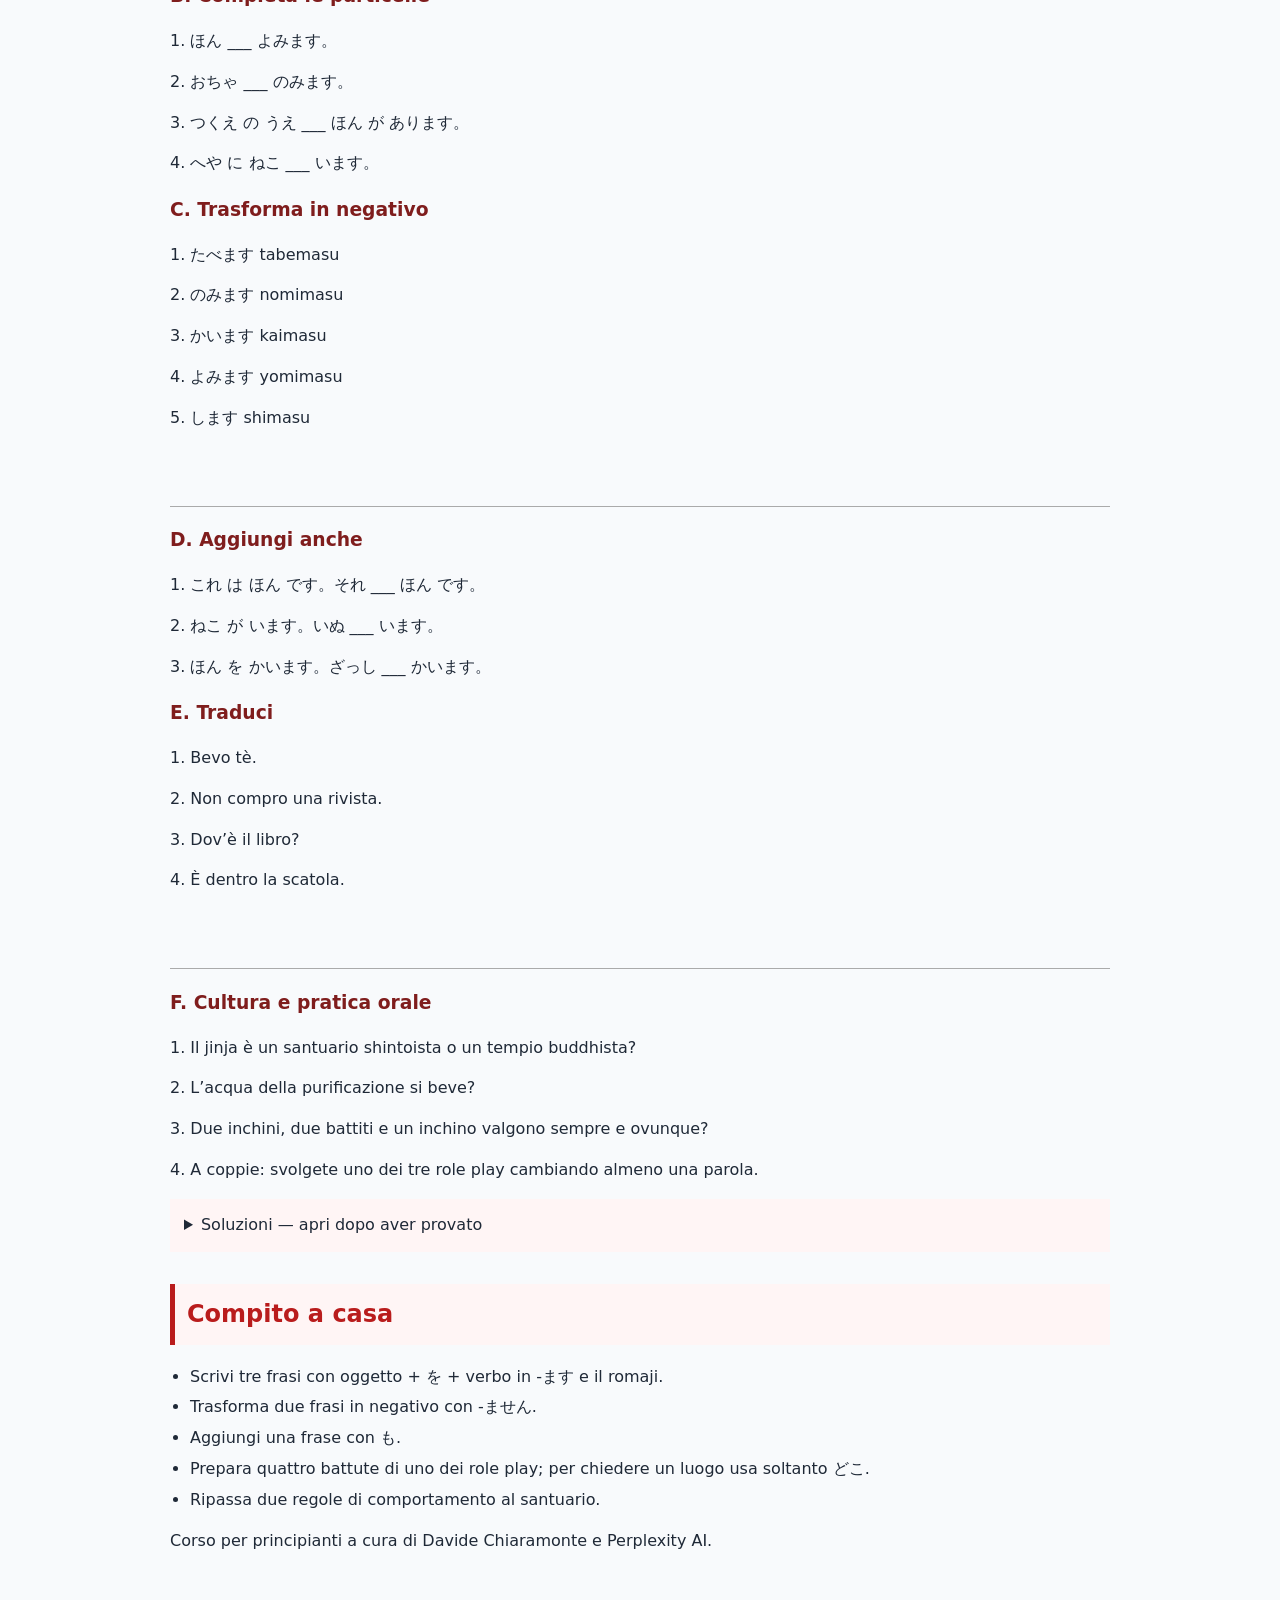
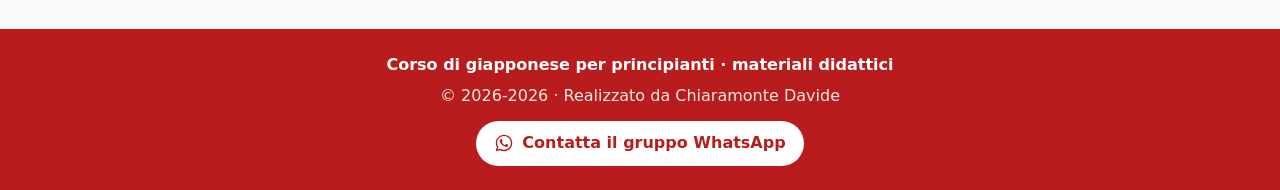
<file: lezioni/lezione-06.html>
<!DOCTYPE html>
<html lang="it">
<head>
<meta charset="utf-8">
<meta name="viewport" content="width=device-width, initial-scale=1">
<title>Lezione 6 — Verbi, oggetto e role play</title>
<link rel="stylesheet" href="../css/style.css">
<link rel="stylesheet" href="../css/menu.css">
<style>
main{max-width:980px;margin:auto;padding:20px}
h2{margin-top:32px;padding:12px;border-left:5px solid #b91c1c;background:#fff5f5}
h3{color:#7f1d1d}
.scroll{overflow-x:auto}
table{width:100%;border-collapse:collapse}
td,th{padding:10px;border:1px solid #ddd;text-align:left}
th{background:#7f1d1d;color:white}
[lang=ja]{font-size:1.2em;line-height:2.3}
rt{font-size:.55em}
ruby{ruby-position:over}
.note,details{padding:14px;background:#fff5f5;margin:16px 0}
.writing{height:60px;border-bottom:1px solid #aaa}
.tts{margin-left:8px;cursor:pointer}
figure{text-align:center}
figure img{max-width:100%;height:auto;max-height:320px;object-fit:contain}
nav a{margin-right:16px}
@media print{nav,.tts,.site-menu{display:none}tr{break-inside:avoid}h2,h3{break-after:avoid}}
</style>
</head>
<body>
<header>
<h1>Lezione 6</h1>
<p>Verbi in -masu · il complemento oggetto · recuperiamo も e lo shinto · role play</p>
</header>
<main>
<nav>
<a href="../index.html">← Home</a>
<a href="lezione-05.html">← Lezione 5</a>
</nav>

<h2>Obiettivi</h2>
<ul>
<li>Usare alcuni verbi direttamente nella forma cortese in -ます, senza studiare ancora i gruppi verbali.</li>
<li>Costruire frasi con oggetto + を + verbo e semplici domande.</li>
<li>Dire «non mangio / non bevo» con -ません.</li>
<li>Recuperare も, le posizioni e どこ.</li>
<li>Riprendere i santuari shintoisti e svolgere brevi role play.</li>
</ul>

<p class="note">Gli spazi sono didattici. Manteniamo ou e uu nelle romanizzazioni corrispondenti; は particella si trascrive wa. を particella si pronuncia o e qui si trascrive o. I furigana indicano la lettura dei kanji. Studiamo i verbi già nella forma in -masu: non introduciamo ora forma dizionario, ichidan/godan, passato o forma -te.</p>

<h2>1. Ripasso: presenza, posizioni e どこ</h2>
<p>います si usa nel modello di base per persone e animali; あります per oggetti e piante. Per chiedere dove si trova qualcosa riprendiamo soltanto どこ (doko), «dove». Rispondiamo con un luogo o una posizione già conosciuta.</p>

<p lang="ja">ほん は どこ に ありますか。</p>
<p>Hon wa doko ni arimasu ka. — Dov’è il libro?</p>

<p lang="ja">つくえ の <ruby>上<rt>うえ</rt></ruby> に あります。</p>
<p>Tsukue no ue ni arimasu. — È sopra il tavolo.</p>

<p lang="ja">ねこ は どこ に いますか。</p>
<p>Neko wa doko ni imasu ka. — Dove si trova il gatto?</p>

<p lang="ja">いす の <ruby>下<rt>した</rt></ruby> に います。</p>
<p>Isu no shita ni imasu. — È sotto la sedia.</p>

<p>A coppie: spostate un libro, una borsa o un’immagine di un animale. Fate una domanda con どこ e rispondete descrivendo la posizione reale.</p>

<h2>2. Verbi pronti all’uso in -ます</h2>
<p>Impariamo queste forme intere, come vocaboli. La forma in -ます è cortese e non cambia secondo la persona: tabemasu può significare «mangio», «mangi» o «mangia», in base al contesto. Esprime azioni abituali o future, non necessariamente un’azione in corso proprio adesso. Non aggiungiamo です dopo il verbo.</p>

<div class="scroll">
<table>
<tr>
<th>Verbo con furigana</th>
<th>Romaji</th>
<th>Significato</th>
</tr>
<tr>
<td lang="ja"><ruby>食<rt>た</rt></ruby>べます</td>
<td>tabemasu</td>
<td>mangiare</td>
</tr>
<tr>
<td lang="ja"><ruby>飲<rt>の</rt></ruby>みます</td>
<td>nomimasu</td>
<td>bere</td>
</tr>
<tr>
<td lang="ja"><ruby>買<rt>か</rt></ruby>います</td>
<td>kaimasu</td>
<td>comprare</td>
</tr>
<tr>
<td lang="ja"><ruby>見<rt>み</rt></ruby>ます</td>
<td>mimasu</td>
<td>vedere, guardare</td>
</tr>
<tr>
<td lang="ja"><ruby>聞<rt>き</rt></ruby>きます</td>
<td>kikimasu</td>
<td>ascoltare, sentire</td>
</tr>
<tr>
<td lang="ja"><ruby>読<rt>よ</rt></ruby>みます</td>
<td>yomimasu</td>
<td>leggere</td>
</tr>
<tr>
<td lang="ja"><ruby>書<rt>か</rt></ruby>きます</td>
<td>kakimasu</td>
<td>scrivere</td>
</tr>
<tr>
<td lang="ja">します</td>
<td>shimasu</td>
<td>fare</td>
</tr>
</table>
</div>

<p>Per la prima pratica concentriamoci su tabemasu, nomimasu e kaimasu; gli altri verbi restano disponibili come repertorio guidato.</p>

<h2>3. Il complemento oggetto: を e il negativo</h2>
<p>を indica qui il complemento oggetto: ciò che mangiamo, beviamo, compriamo o leggiamo. Il modello è oggetto + を + verbo. Il verbo va alla fine. Possiamo aggiungere il tema: わたし は + oggetto + を + verbo, ma lo omettiamo quando è chiaro.</p>

<p lang="ja">パン を <ruby>食<rt>た</rt></ruby>べます。</p>
<p>Pan o tabemasu. — Mangio il pane.</p>

<p lang="ja">おちゃ を <ruby>飲<rt>の</rt></ruby>みます。</p>
<p>Ocha o nomimasu. — Bevo il tè.</p>

<p lang="ja">ほん を <ruby>買<rt>か</rt></ruby>います。</p>
<p>Hon o kaimasu. — Compro un libro.</p>

<p lang="ja">えいが を <ruby>見<rt>み</rt></ruby>ます。</p>
<p>Eiga o mimasu. — Guardo un film.</p>

<p lang="ja">おんがく を <ruby>聞<rt>き</rt></ruby>きます。</p>
<p>Ongaku o kikimasu. — Ascolto musica.</p>

<p lang="ja">ほん を <ruby>読<rt>よ</rt></ruby>みます。</p>
<p>Hon o yomimasu. — Leggo un libro.</p>

<p lang="ja">なまえ を <ruby>書<rt>か</rt></ruby>きます。</p>
<p>Namae o kakimasu. — Scrivo il nome.</p>

<p lang="ja">しゅくだい を します。</p>
<p>Shukudai o shimasu. — Faccio i compiti.</p>

<p>Vocabolario: パン pan = pane; おちゃ ocha = tè; みず mizu = acqua; えいが eiga = film; おんがく ongaku = musica; なまえ namae = nome; しゅくだい shukudai = compiti.</p>

<h3>Domande e risposte</h3>
<p>Aggiungiamo か alla fine della frase cortese.</p>

<p lang="ja">おちゃ を <ruby>飲<rt>の</rt></ruby>みますか。</p>
<p>Ocha o nomimasu ka. — Bevi del tè?</p>

<p lang="ja">はい、<ruby>飲<rt>の</rt></ruby>みます。</p>
<p>Hai, nomimasu. — Sì, bevo.</p>

<h3>Il negativo in -ません</h3>
<p>Per questi verbi già dati in -ます basta sostituire ます con ません. Non serve conoscere il gruppo verbale per questa trasformazione.</p>

<div class="scroll">
<table>
<tr>
<th>Affermativo</th>
<th>Negativo</th>
<th>Romaji del negativo</th>
</tr>
<tr>
<td lang="ja"><ruby>食<rt>た</rt></ruby>べます</td>
<td lang="ja"><ruby>食<rt>た</rt></ruby>べません</td>
<td>tabemasen</td>
</tr>
<tr>
<td lang="ja"><ruby>飲<rt>の</rt></ruby>みます</td>
<td lang="ja"><ruby>飲<rt>の</rt></ruby>みません</td>
<td>nomimasen</td>
</tr>
<tr>
<td lang="ja"><ruby>買<rt>か</rt></ruby>います</td>
<td lang="ja"><ruby>買<rt>か</rt></ruby>いません</td>
<td>kaimasen</td>
</tr>
</table>
</div>

<p lang="ja">いいえ、おちゃ を <ruby>飲<rt>の</rt></ruby>みません。</p>
<p>Iie, ocha o nomimasen. — No, non bevo tè.</p>

<p class="note">Non confondere i modelli: ほん ではありません, hon dewa arimasen = non è un libro; ほん は ありません, hon wa arimasen = il libro non c’è; ほん を かいません, hon o kaimasen = non compro un libro.</p>

<h2>4. Recuperiamo も: anche e neanche</h2>
<p>も si mette dopo l’elemento che aggiungiamo. Nei primi due modelli sostituisce は o が: non scriviamo はも o がも.</p>

<p lang="ja">これ は ほん です。それ も ほん です。</p>
<p>Kore wa hon desu. Sore mo hon desu. — Questo è un libro. Anche quello è un libro.</p>

<p lang="ja">へや に ねこ が います。いぬ も います。</p>
<p>Heya ni neko ga imasu. Inu mo imasu. — Nella stanza c’è un gatto. C’è anche un cane.</p>

<p lang="ja">わたし は せんせい ではありません。ルイジさん も せんせい ではありません。</p>
<p>Watashi wa sensei dewa arimasen. Ruiji-san mo sensei dewa arimasen. — Non sono un insegnante. Neanche Luigi è un insegnante.</p>

<h3>Colleghiamo も ai nuovi verbi</h3>
<p>Quando aggiungiamo un altro oggetto, も prende qui il posto di を.</p>

<p lang="ja">ほん を <ruby>買<rt>か</rt></ruby>います。ざっし も <ruby>買<rt>か</rt></ruby>います。</p>
<p>Hon o kaimasu. Zasshi mo kaimasu. — Compro un libro. Compro anche una rivista.</p>

<p class="note">Non generalizzare la sostituzione a tutte le particelle: oggi ci limitiamo ai modelli mostrati. Per il role play basta cambiare una parola alla volta.</p>

<h2>5. Recupero culturale: i santuari shintoisti</h2>
<p>Riprendiamo la parte culturale della lezione 4. Lo shinto è una tradizione religiosa giapponese legata ai kami, presenze venerate associate anche a luoghi, fenomeni naturali e antenati. Un santuario si chiama jinja; il torii segnala l’accesso a uno spazio sacro. Shinto e buddhismo sono distinti, ma hanno una lunga storia di relazioni e compresenza.</p>

<figure>
<img src="../img/torii.png" alt="Torii di un santuario shintoista" loading="lazy">
<figcaption>Il torii: il portale del santuario</figcaption>
</figure>

<h3>Durante una visita</h3>
<p>Osserva le indicazioni locali, parla con rispetto e non ostacolare chi prega. All’area di purificazione si possono lavare mani e sciacquare la bocca seguendo le istruzioni disponibili: non si beve l’acqua, non si appoggiano le labbra al mestolo e non si sputa nella vasca. Alcuni santuari hanno impianti o procedure diverse.</p>

<p>Una sequenza comune di preghiera è due inchini, due battiti di mani e un inchino finale, ma non vale ovunque: segui le regole del santuario. Non applicarla automaticamente ai templi buddhisti. Fotografa soltanto dove è consentito.</p>

<p>Vocabolario di riconoscimento: じんじゃ jinja = santuario shintoista; とりい torii = portale del santuario. Per approfondire e rivedere le altre immagini: <a href="lezione-04.html">capitolo 6 della lezione 4</a>.</p>

<h2>6. Role play guidati</h2>
<p>Lavorate a coppie. Leggete il modello, cambiate una parola usando le carte e poi scambiate i ruoli. Prima provate con romaji, poi copritelo. Non servono prezzi, ordinazioni o nuove formule grammaticali.</p>

<h3>A. Prepariamo gli acquisti</h3>
<p>Situazione: due compagni decidono cosa comprare prima di entrare in negozio. Non è una simulazione del dialogo con il cassiere.</p>

<p lang="ja">A: パン を <ruby>買<rt>か</rt></ruby>いますか。</p>
<p>Pan o kaimasu ka. — Compri del pane?</p>

<p lang="ja">B: はい、<ruby>買<rt>か</rt></ruby>います。おちゃ も <ruby>買<rt>か</rt></ruby>います。</p>
<p>Hai, kaimasu. Ocha mo kaimasu. — Sì, lo compro. Compro anche del tè.</p>

<p lang="ja">A: ざっし を <ruby>買<rt>か</rt></ruby>いますか。</p>
<p>Zasshi o kaimasu ka. — Compri una rivista?</p>

<p lang="ja">B: いいえ、<ruby>買<rt>か</rt></ruby>いません。</p>
<p>Iie, kaimasen. — No, non la compro.</p>

<p>Carte: パン pan, おちゃ ocha, みず mizu, ほん hon, ざっし zasshi. B sceglie due acquisti e una cosa da non comprare; A deve scoprirli.</p>

<h3>B. Cerchiamo il libro</h3>

<p lang="ja">A: ほん は どこ に ありますか。</p>
<p>Hon wa doko ni arimasu ka. — Dov’è il libro?</p>

<p lang="ja">B: はこ の <ruby>中<rt>なか</rt></ruby> に あります。</p>
<p>Hako no naka ni arimasu. — È dentro la scatola.</p>

<p lang="ja">A: ほん を <ruby>読<rt>よ</rt></ruby>みますか。</p>
<p>Hon o yomimasu ka. — Leggi il libro?</p>

<p lang="ja">B: はい、<ruby>読<rt>よ</rt></ruby>みます。</p>
<p>Hai, yomimasu. — Sì, lo leggo.</p>

<p>B colloca il libro senza mostrarlo ad A. Usate はこ の 中, hako no naka, oppure つくえ の 上, tsukue no ue. Descrivete la posizione effettiva.</p>

<h3>C. Osserviamo un santuario</h3>
<p>Usate una fotografia o un disegno preparato dall’insegnante con un torii, un albero e un gatto sotto l’albero. La domanda su come leggere il posto resta una domanda di posizione con どこ.</p>

<p lang="ja">A: とりい が あります。</p>
<p>Torii ga arimasu. — C’è un torii.</p>

<p lang="ja">B: き も あります。</p>
<p>Ki mo arimasu. — C’è anche un albero.</p>

<p lang="ja">A: ねこ は どこ に いますか。</p>
<p>Neko wa doko ni imasu ka. — Dove si trova il gatto?</p>

<p lang="ja">B: き の <ruby>下<rt>した</rt></ruby> に います。</p>
<p>Ki no shita ni imasu. — È sotto l’albero.</p>

<p>Se usate una fotografia diversa, cambiate le battute per descrivere soltanto ciò che vedete. Commentate poi in italiano due comportamenti rispettosi durante una visita. L’acqua dell’area di purificazione non è una bevanda.</p>

<h2>Esercizi</h2>

<h3>A. Scegli il verbo</h3>
<p>Completa scegliendo tabemasu, nomimasu, kaimasu:</p>
<p>1. Mangio pane: パン を ___。</p>
<p>2. Bevo acqua: みず を ___。</p>
<p>3. Compro un libro: ほん を ___。</p>

<h3>B. Completa le particelle</h3>
<p>1. ほん ___ よみます。</p>
<p>2. おちゃ ___ のみます。</p>
<p>3. つくえ の うえ ___ ほん が あります。</p>
<p>4. へや に ねこ ___ います。</p>

<h3>C. Trasforma in negativo</h3>
<p>1. たべます tabemasu</p>
<p>2. のみます nomimasu</p>
<p>3. かいます kaimasu</p>
<p>4. よみます yomimasu</p>
<p>5. します shimasu</p>
<div class="writing"></div>

<h3>D. Aggiungi anche</h3>
<p>1. これ は ほん です。それ ___ ほん です。</p>
<p>2. ねこ が います。いぬ ___ います。</p>
<p>3. ほん を かいます。ざっし ___ かいます。</p>

<h3>E. Traduci</h3>
<p>1. Bevo tè.</p>
<p>2. Non compro una rivista.</p>
<p>3. Dov’è il libro?</p>
<p>4. È dentro la scatola.</p>
<div class="writing"></div>

<h3>F. Cultura e pratica orale</h3>
<p>1. Il jinja è un santuario shintoista o un tempio buddhista?</p>
<p>2. L’acqua della purificazione si beve?</p>
<p>3. Due inchini, due battiti e un inchino valgono sempre e ovunque?</p>
<p>4. A coppie: svolgete uno dei tre role play cambiando almeno una parola.</p>

<details>
<summary>Soluzioni — apri dopo aver provato</summary>

<p>A: 1. たべます tabemasu; 2. のみます nomimasu; 3. かいます kaimasu.</p>

<p>B: 1. を o; 2. を o; 3. に ni; 4. が ga.</p>

<p>C: 1. たべません tabemasen; 2. のみません nomimasen; 3. かいません kaimasen; 4. よみません yomimasen; 5. しません shimasen.</p>

<p>D: 1–3. も mo.</p>

<p lang="ja">E1: おちゃ を <ruby>飲<rt>の</rt></ruby>みます。</p>
<p>Ocha o nomimasu.</p>

<p lang="ja">E2: ざっし を <ruby>買<rt>か</rt></ruby>いません。</p>
<p>Zasshi o kaimasen.</p>

<p lang="ja">E3: ほん は どこ に ありますか。</p>
<p>Hon wa doko ni arimasu ka.</p>

<p lang="ja">E4: はこ の <ruby>中<rt>なか</rt></ruby> に あります。</p>
<p>Hako no naka ni arimasu.</p>

<p>F: 1. Santuario shintoista. 2. No. 3. No, si seguono le indicazioni locali; non si trasferisce automaticamente la sequenza ai templi buddhisti. 4. Risposta libera: controllate verbo finale, particelle e coerenza con carte o immagine.</p>

</details>

<h2>Compito a casa</h2>
<ul>
<li>Scrivi tre frasi con oggetto + を + verbo in -ます e il romaji.</li>
<li>Trasforma due frasi in negativo con -ません.</li>
<li>Aggiungi una frase con も.</li>
<li>Prepara quattro battute di uno dei role play; per chiedere un luogo usa soltanto どこ.</li>
<li>Ripassa due regole di comportamento al santuario.</li>
</ul>

<p>Corso per principianti a cura di Davide Chiaramonte e Perplexity AI.</p>
<p id="audio-status" role="status" aria-live="polite"></p>
</main>

<script src="../js/main.js"></script>
<script>
document.querySelectorAll('[lang=ja]').forEach(el=>{
if(!('speechSynthesis' in window))return;
const copy=el.cloneNode(true);
copy.querySelectorAll('rt').forEach(rt=>{rt.parentElement.replaceWith(rt.textContent)});
const text=copy.textContent.replace(/^[A-Z][0-9]?:\s*/,'').replace(/ は /g,' わ ').replace(/を/g,'お');
const b=document.createElement('button');
b.type='button';
b.className='tts';
b.textContent='🔊';
b.setAttribute('aria-label','Ascolta '+copy.textContent);
b.onclick=()=>{
speechSynthesis.cancel();
const u=new SpeechSynthesisUtterance(text);
u.lang='ja-JP';
u.rate=.85;
const voice=speechSynthesis.getVoices().find(v=>/^ja/i.test(v.lang));
if(voice)u.voice=voice;
u.onerror=e=>{
if(!['canceled','interrupted'].includes(e.error)){
document.getElementById('audio-status').textContent='Audio non disponibile: verifica le voci giapponesi del dispositivo.';
}
};
speechSynthesis.speak(u);
};
el.appendChild(b);
});
</script>
</body>
</html>
</file>
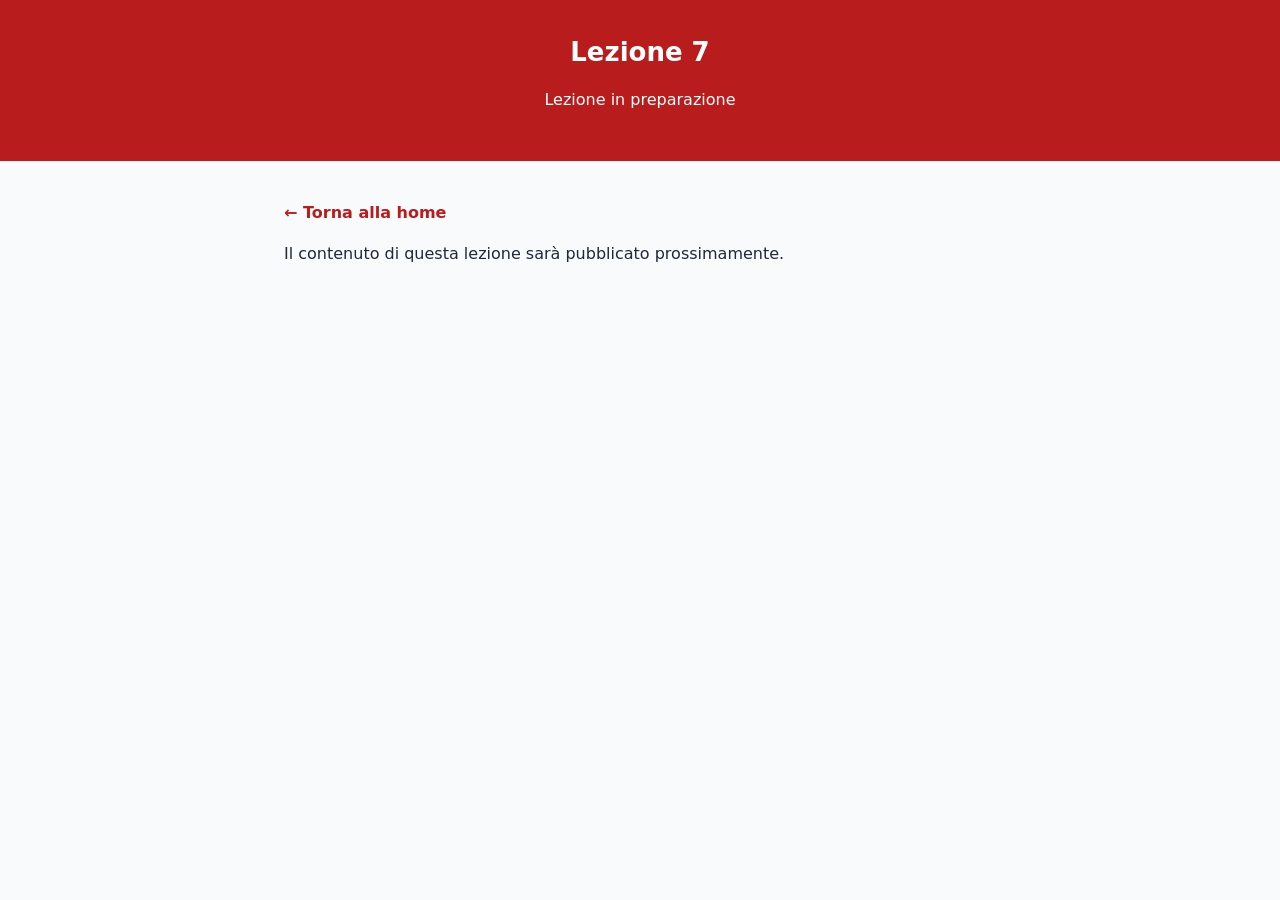
<file: lezioni/lezione-07.html>
<!DOCTYPE html>
<html lang="it">
<head><meta charset="utf-8"><meta name="viewport" content="width=device-width, initial-scale=1"><title>Lezione 7</title><link rel="stylesheet" href="../css/style.css"></head>
<body><header><h1>Lezione 7</h1><p>Lezione in preparazione</p></header><main><p><a href="../index.html">← Torna alla home</a></p><p>Il contenuto di questa lezione sarà pubblicato prossimamente.</p></main></body></html>
</file>
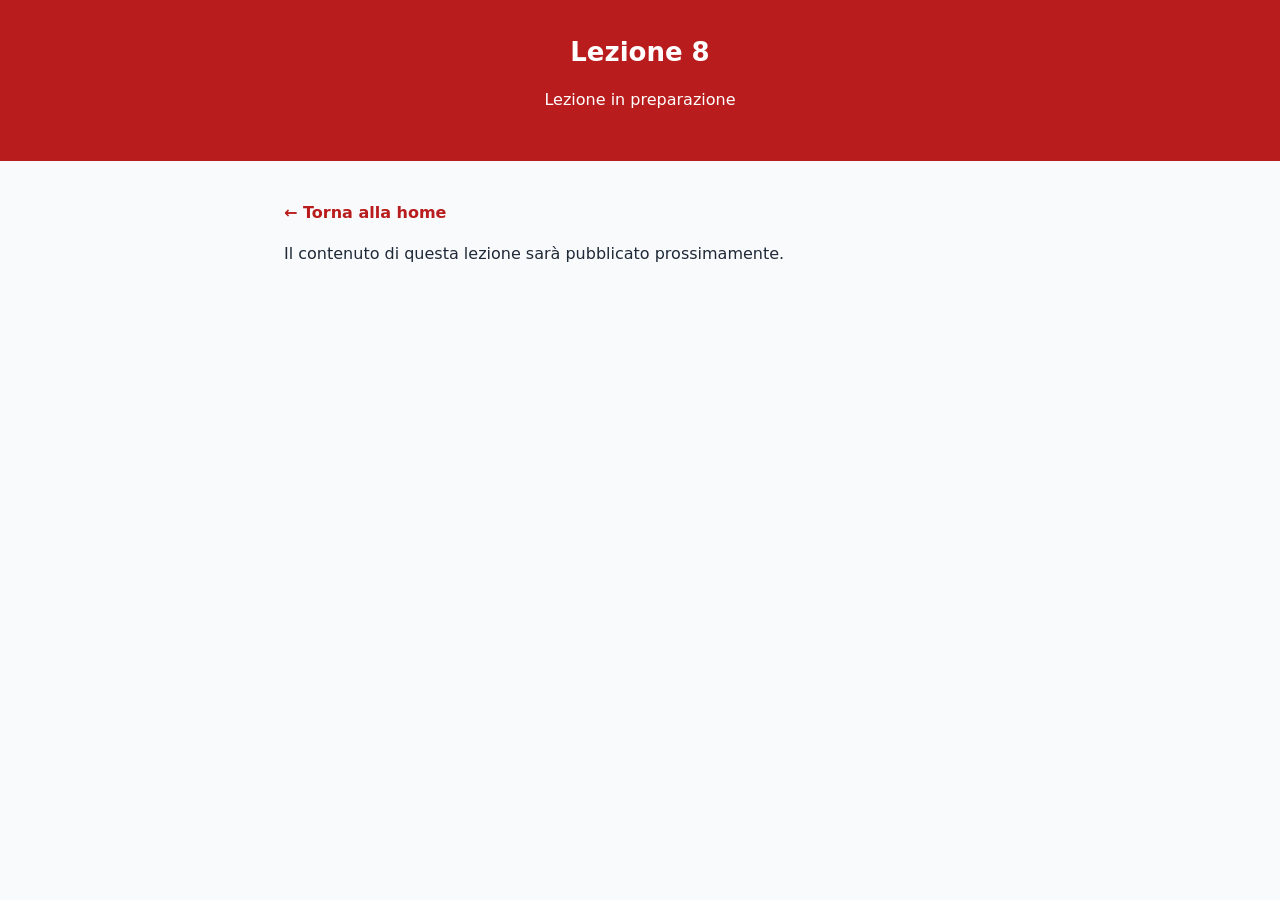
<file: lezioni/lezione-08.html>
<!DOCTYPE html>
<html lang="it">
<head><meta charset="utf-8"><meta name="viewport" content="width=device-width, initial-scale=1"><title>Lezione 8</title><link rel="stylesheet" href="../css/style.css"></head>
<body><header><h1>Lezione 8</h1><p>Lezione in preparazione</p></header><main><p><a href="../index.html">← Torna alla home</a></p><p>Il contenuto di questa lezione sarà pubblicato prossimamente.</p></main></body></html>
</file>
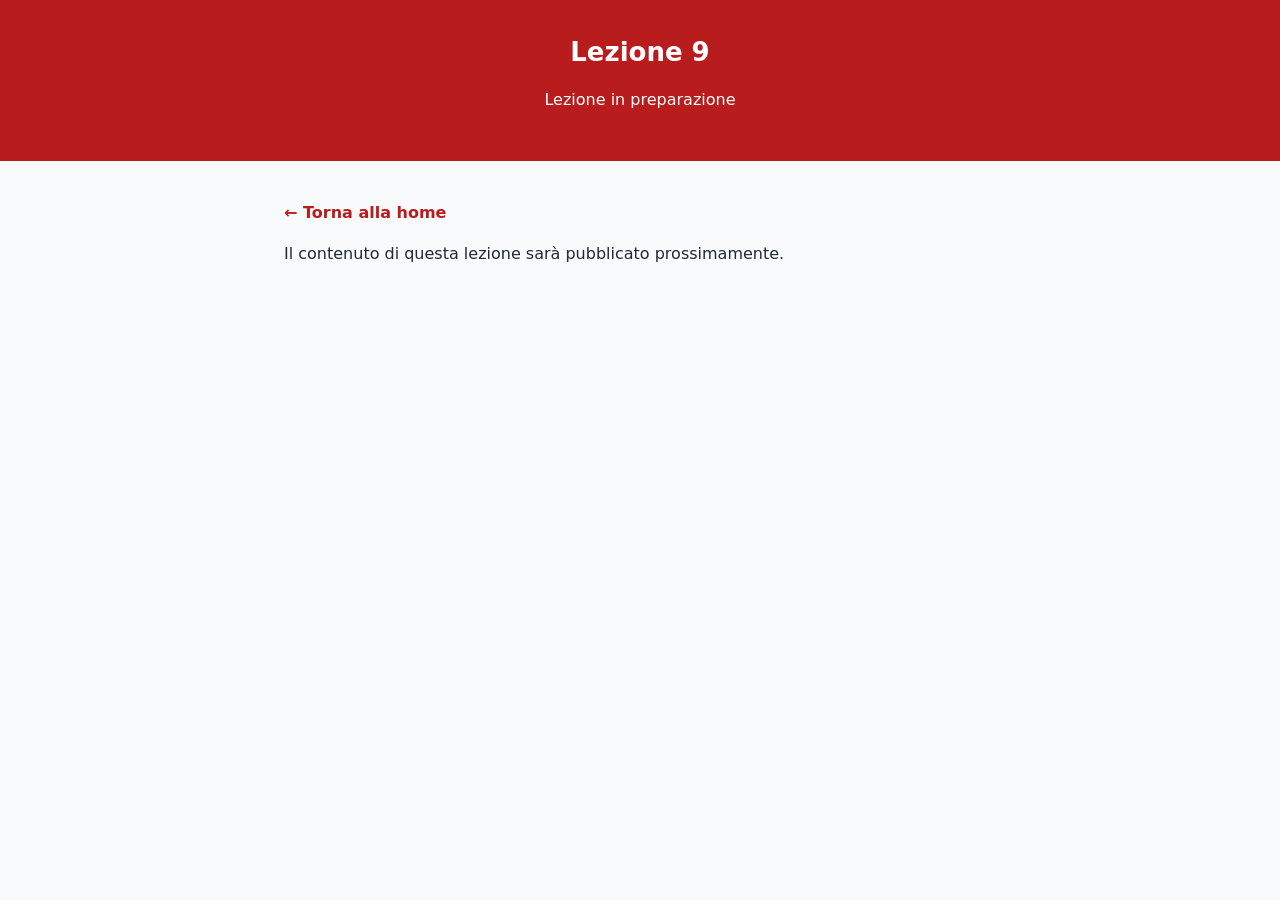
<file: lezioni/lezione-09.html>
<!DOCTYPE html>
<html lang="it">
<head><meta charset="utf-8"><meta name="viewport" content="width=device-width, initial-scale=1"><title>Lezione 9</title><link rel="stylesheet" href="../css/style.css"></head>
<body><header><h1>Lezione 9</h1><p>Lezione in preparazione</p></header><main><p><a href="../index.html">← Torna alla home</a></p><p>Il contenuto di questa lezione sarà pubblicato prossimamente.</p></main></body></html>
</file>
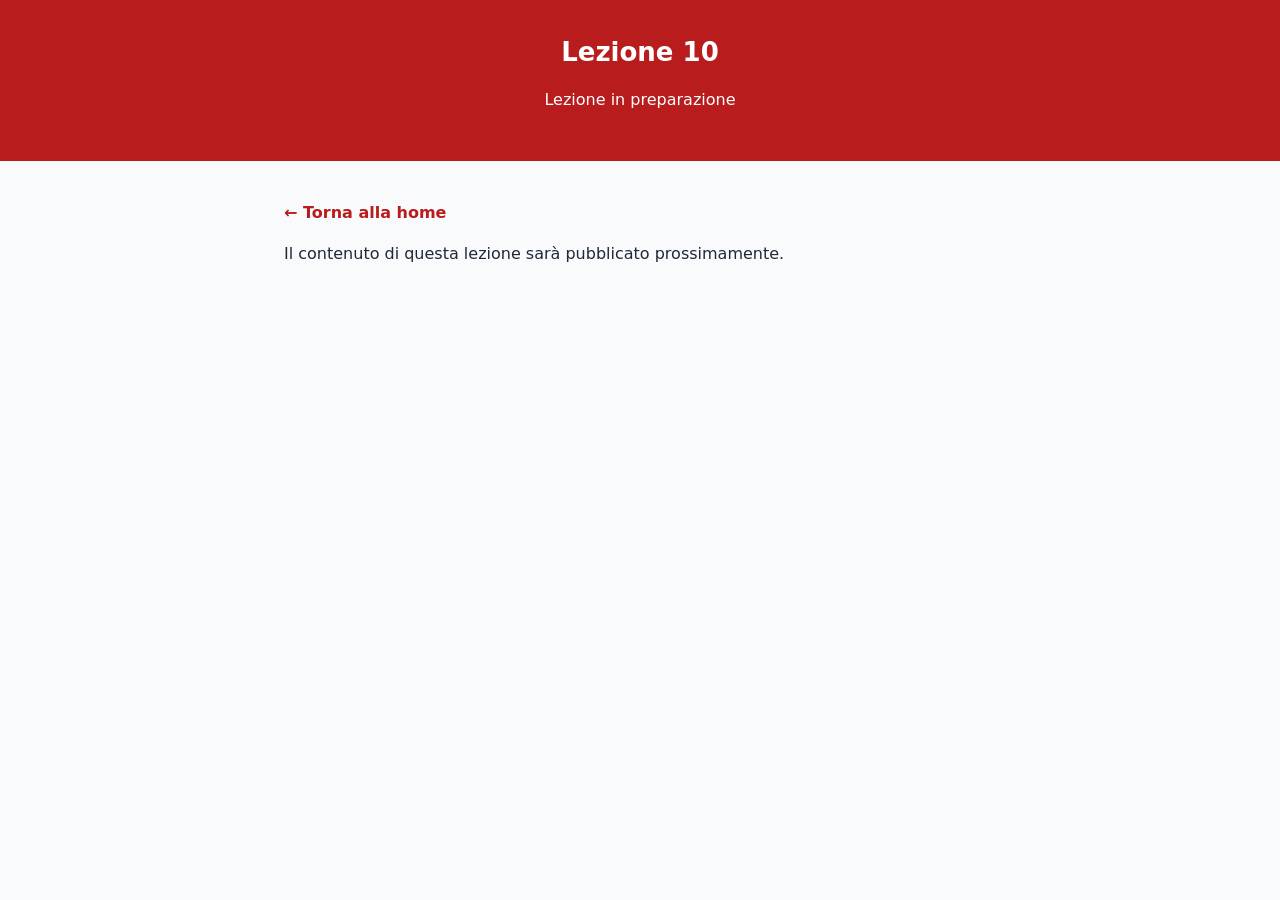
<file: lezioni/lezione-10.html>
<!DOCTYPE html>
<html lang="it">
<head><meta charset="utf-8"><meta name="viewport" content="width=device-width, initial-scale=1"><title>Lezione 10</title><link rel="stylesheet" href="../css/style.css"></head>
<body><header><h1>Lezione 10</h1><p>Lezione in preparazione</p></header><main><p><a href="../index.html">← Torna alla home</a></p><p>Il contenuto di questa lezione sarà pubblicato prossimamente.</p></main></body></html>
</file>
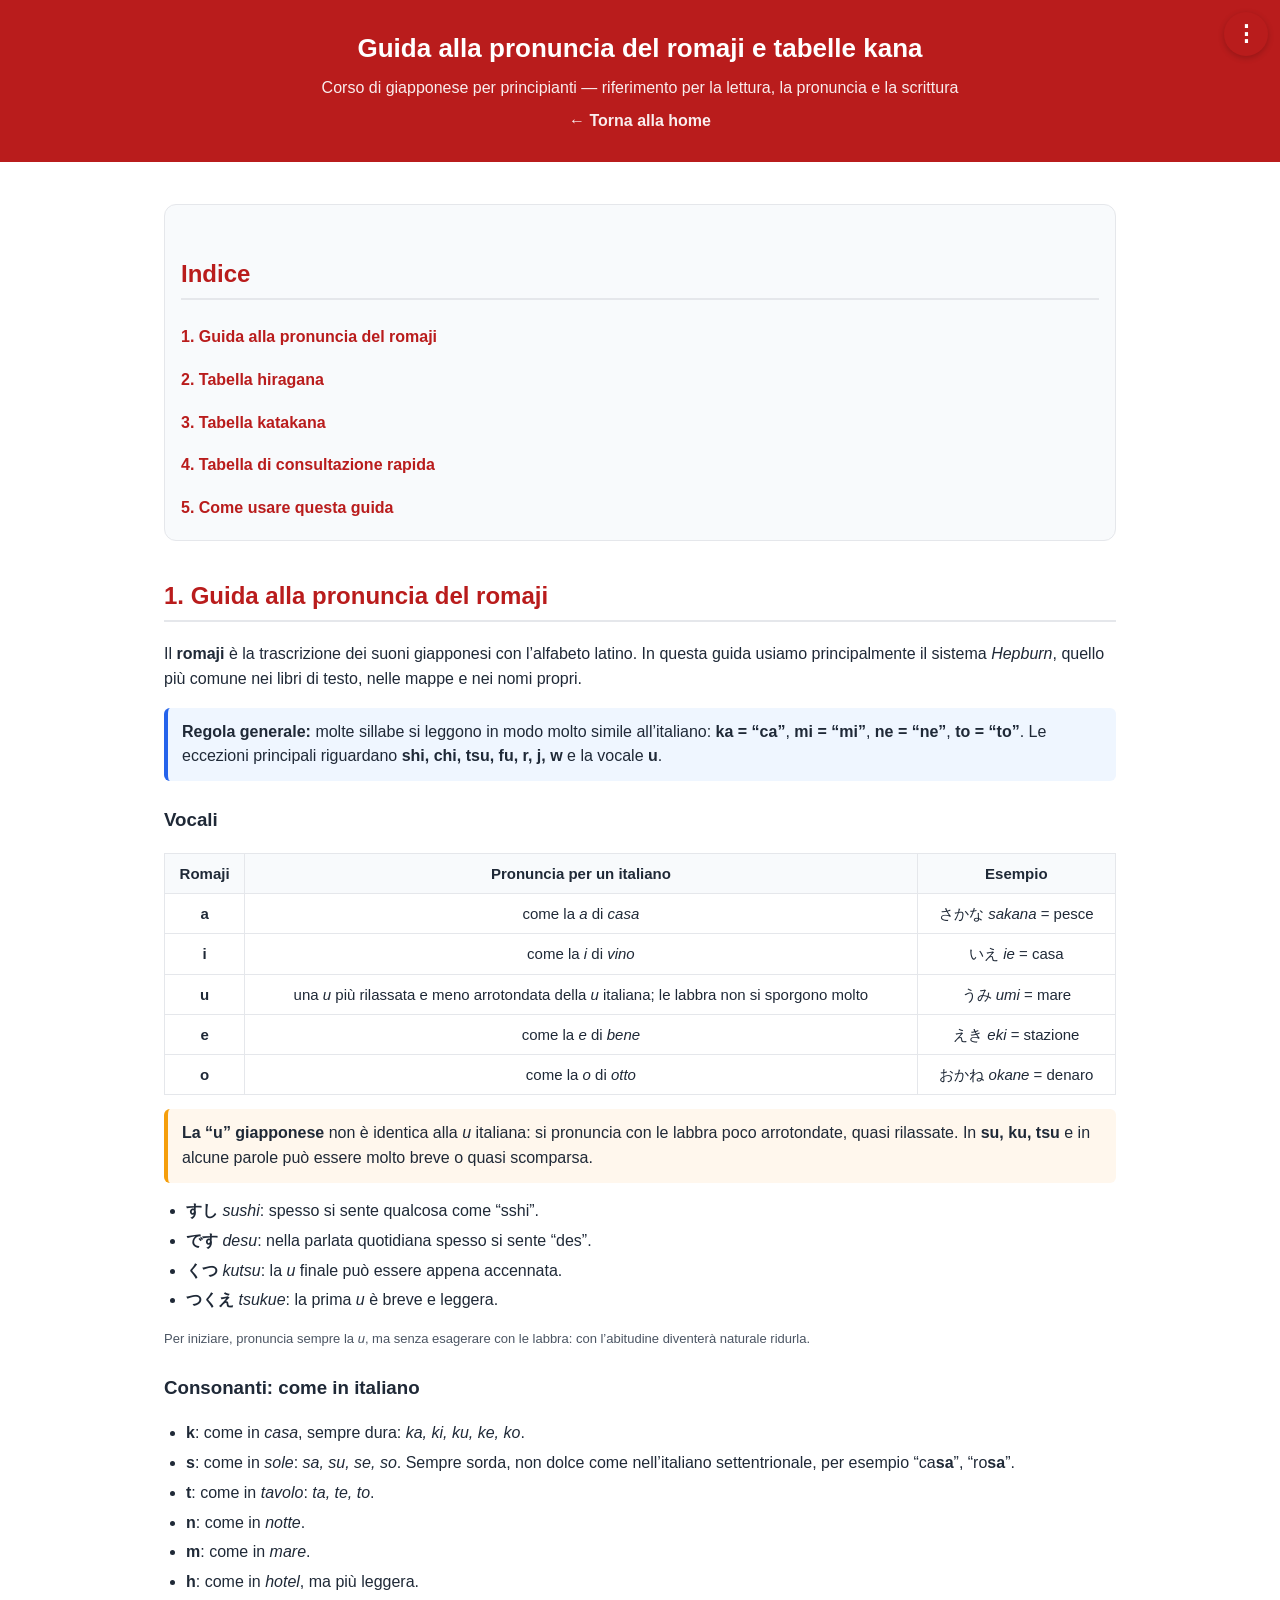
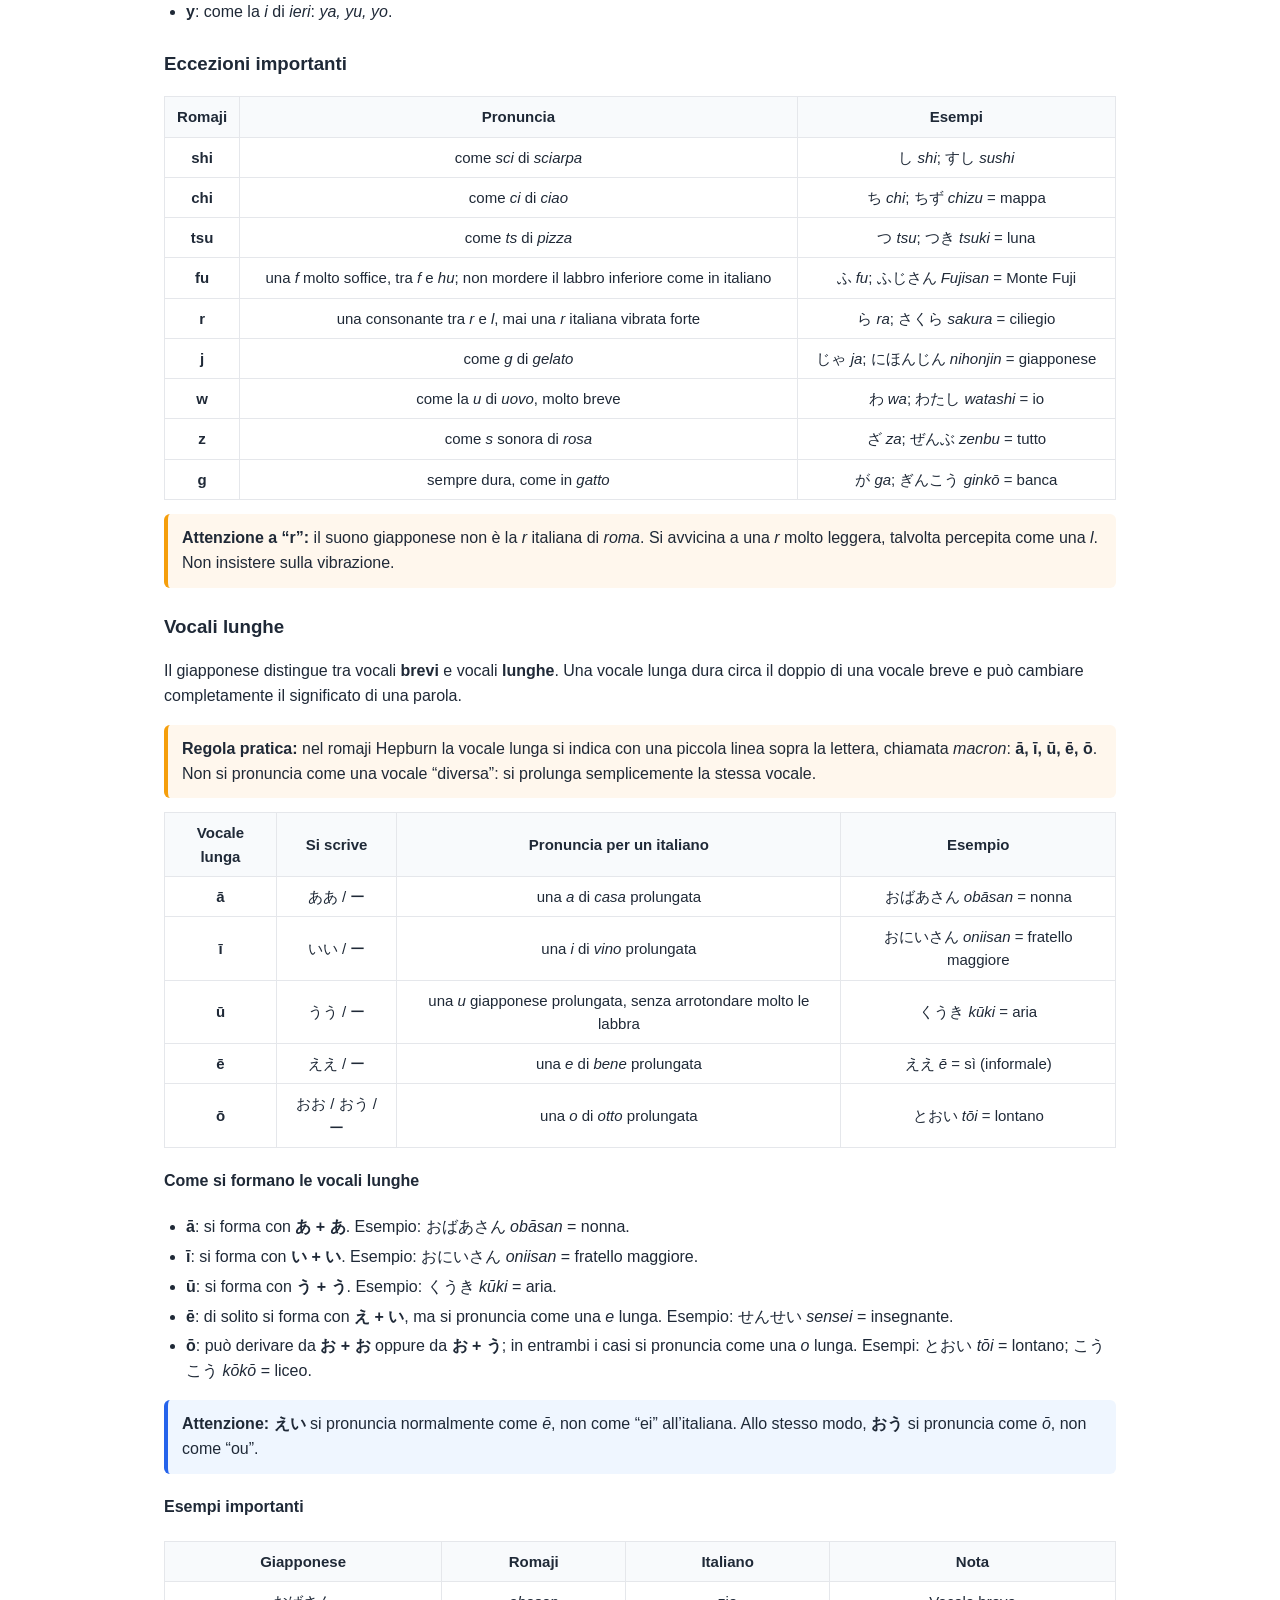
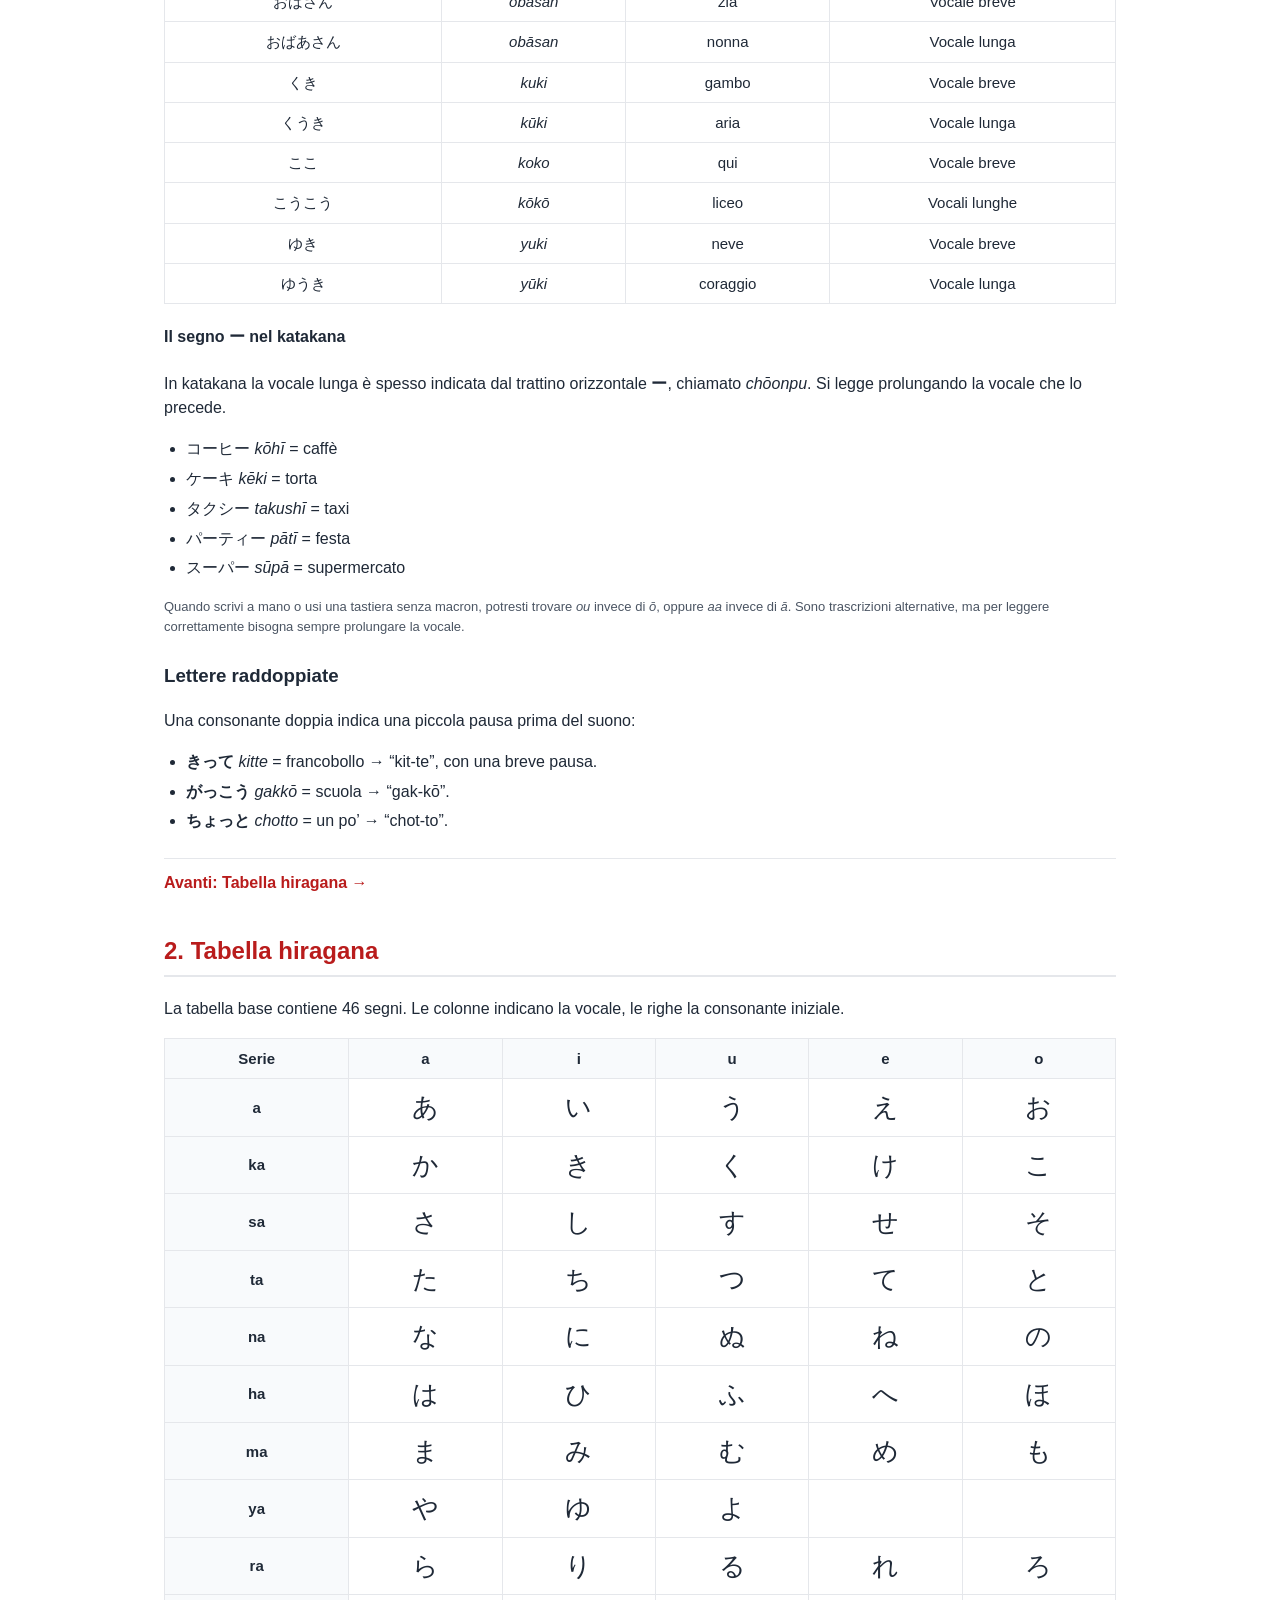
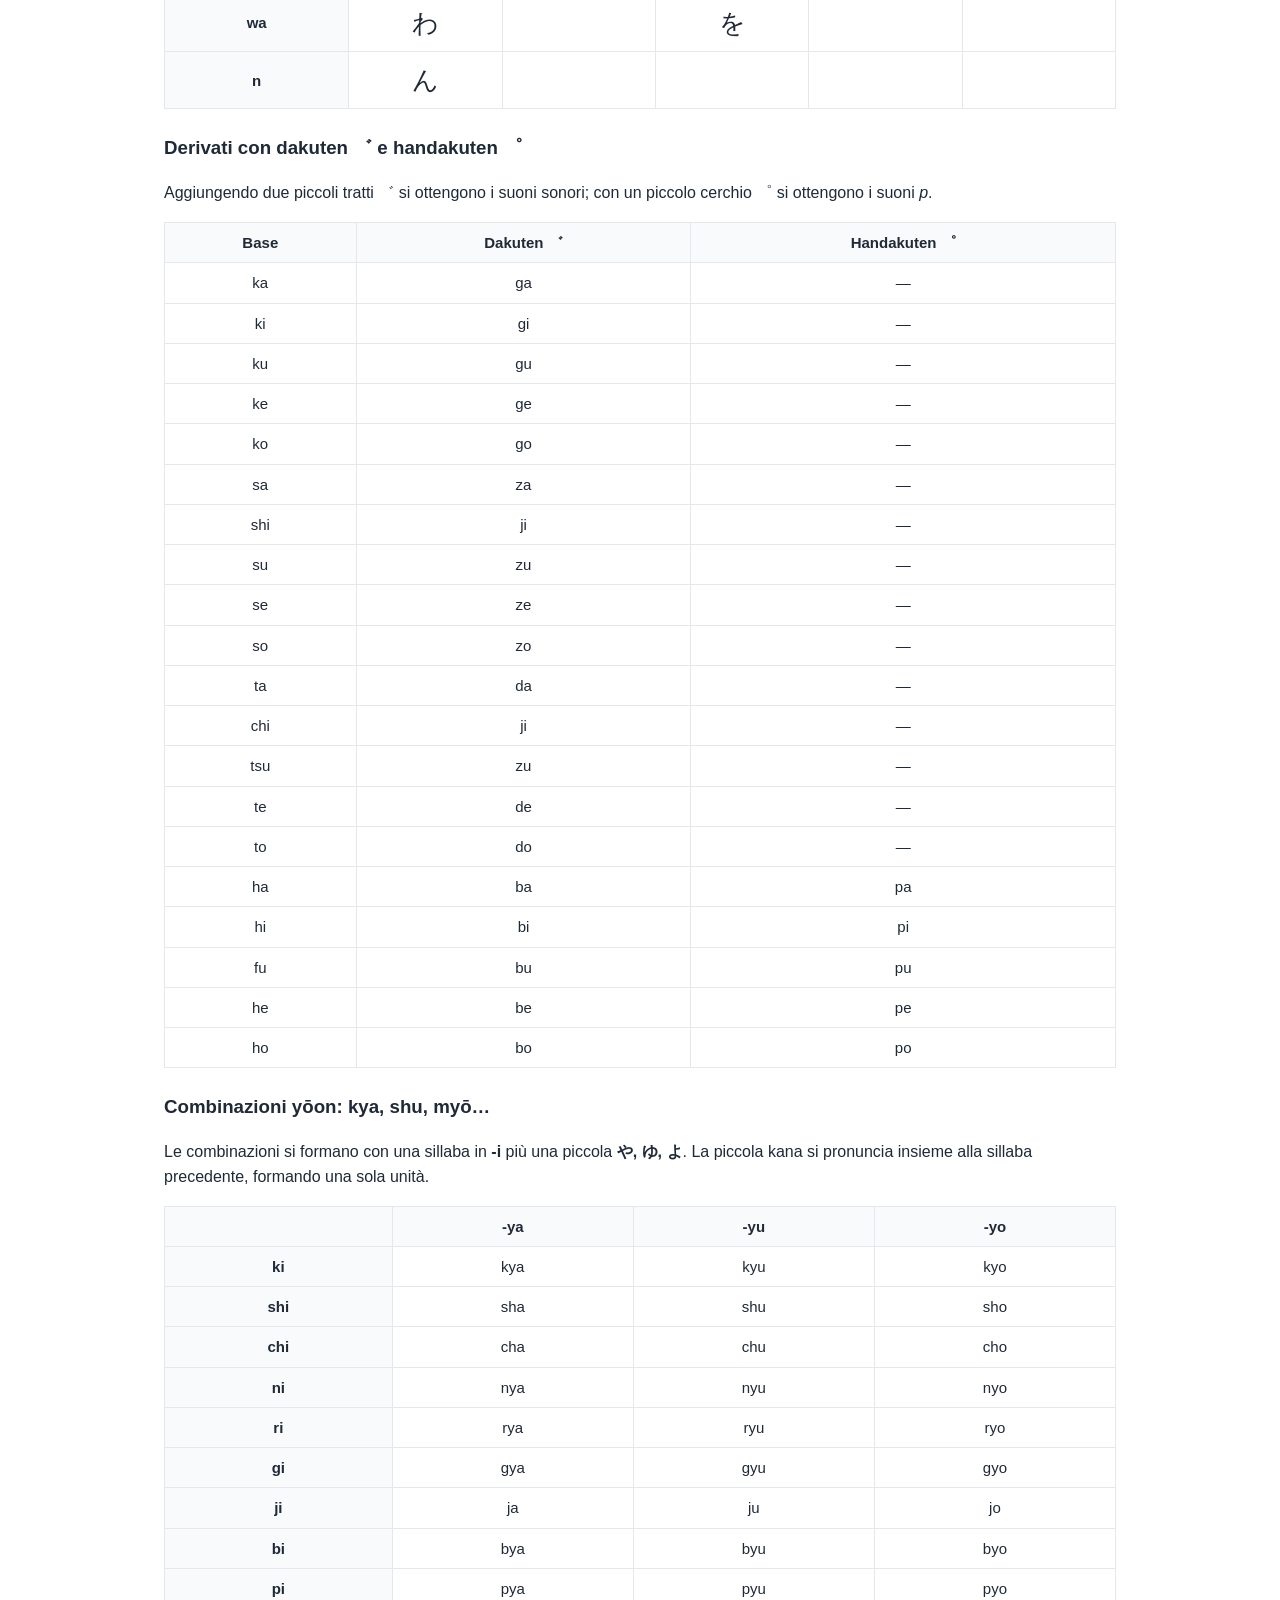
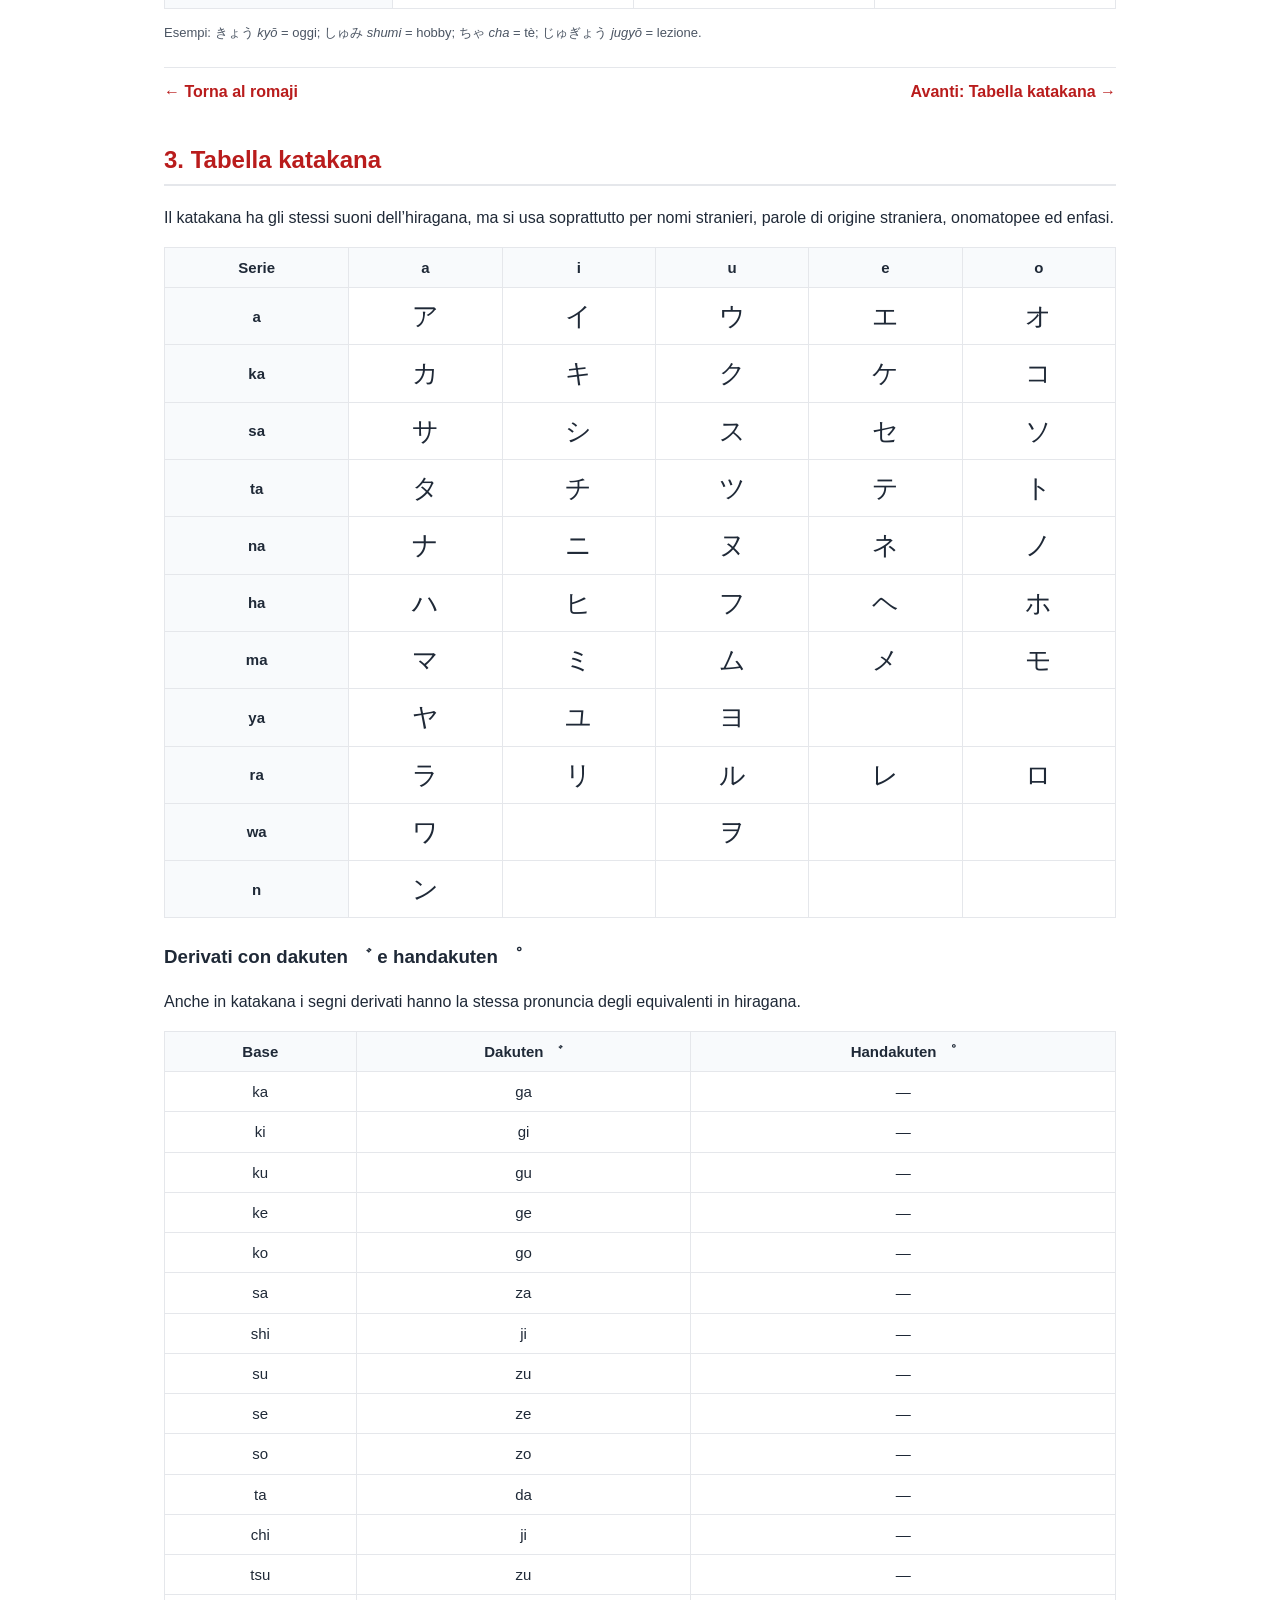
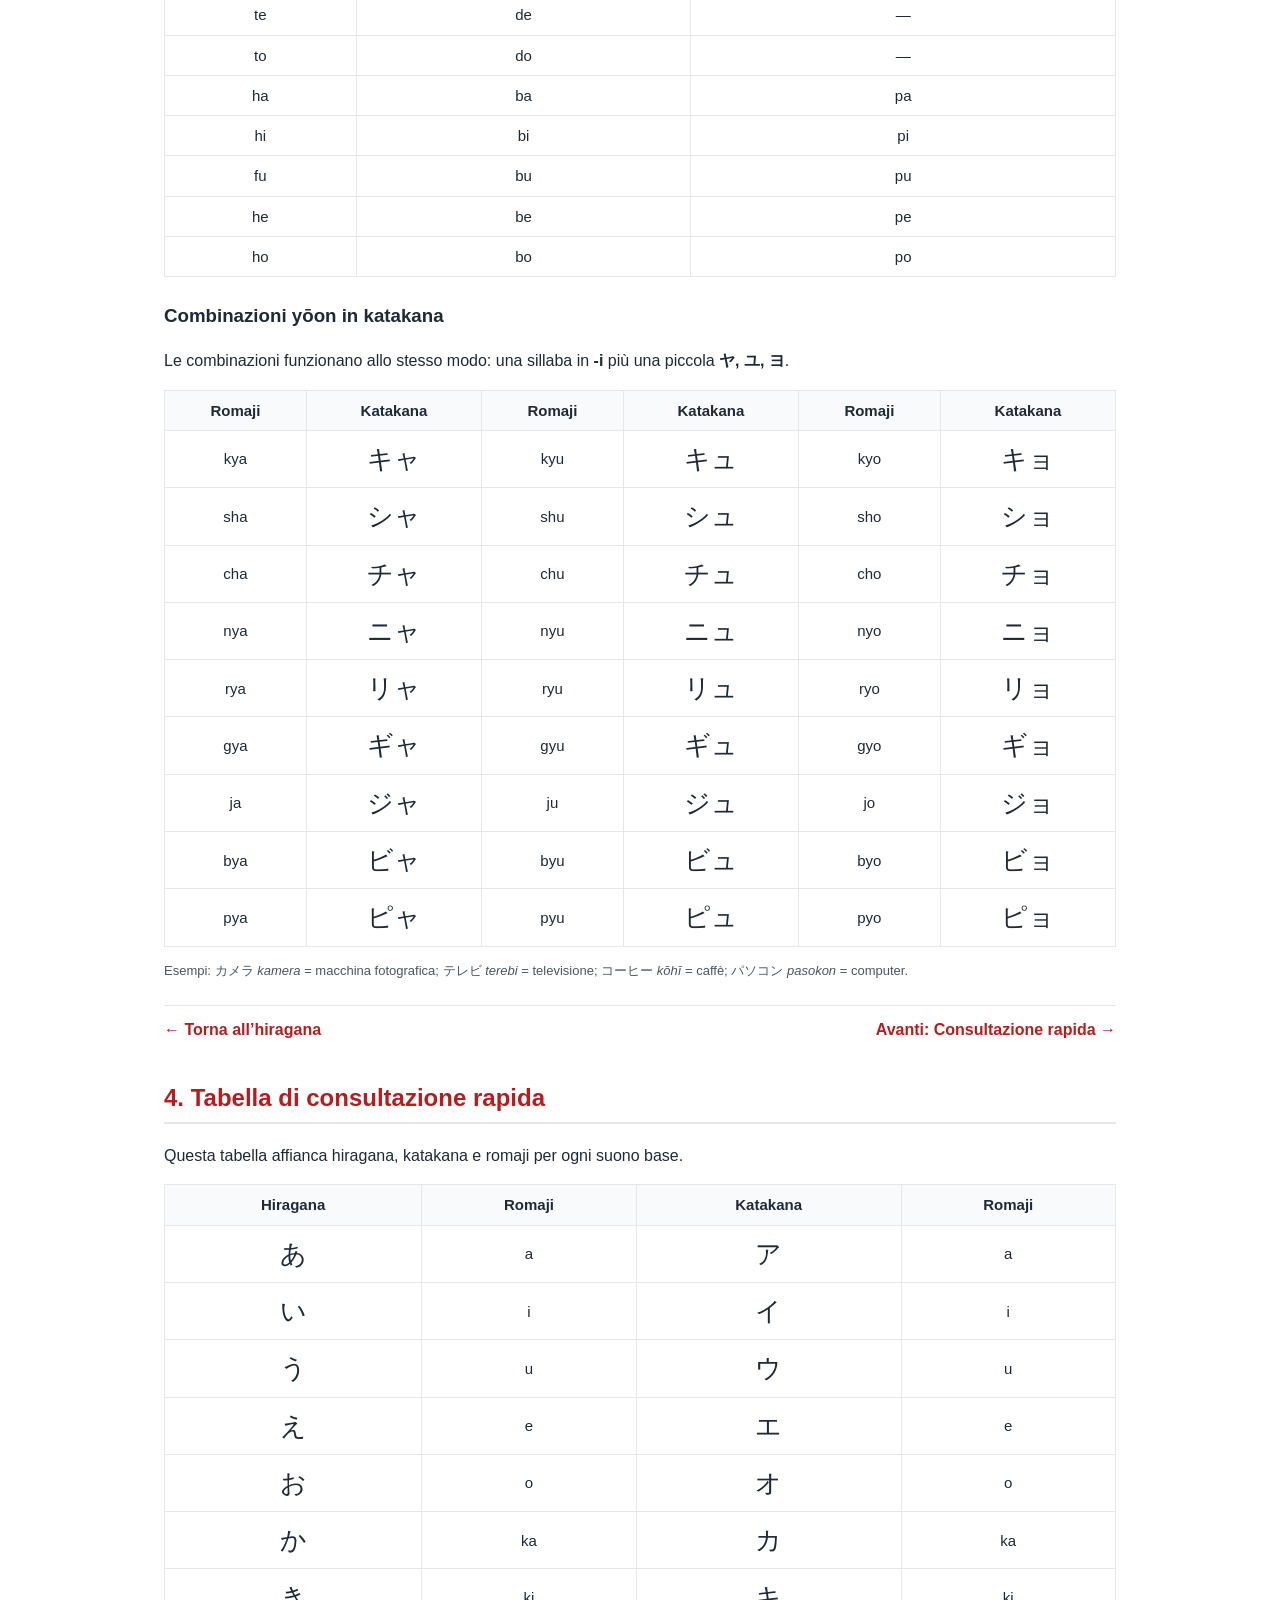
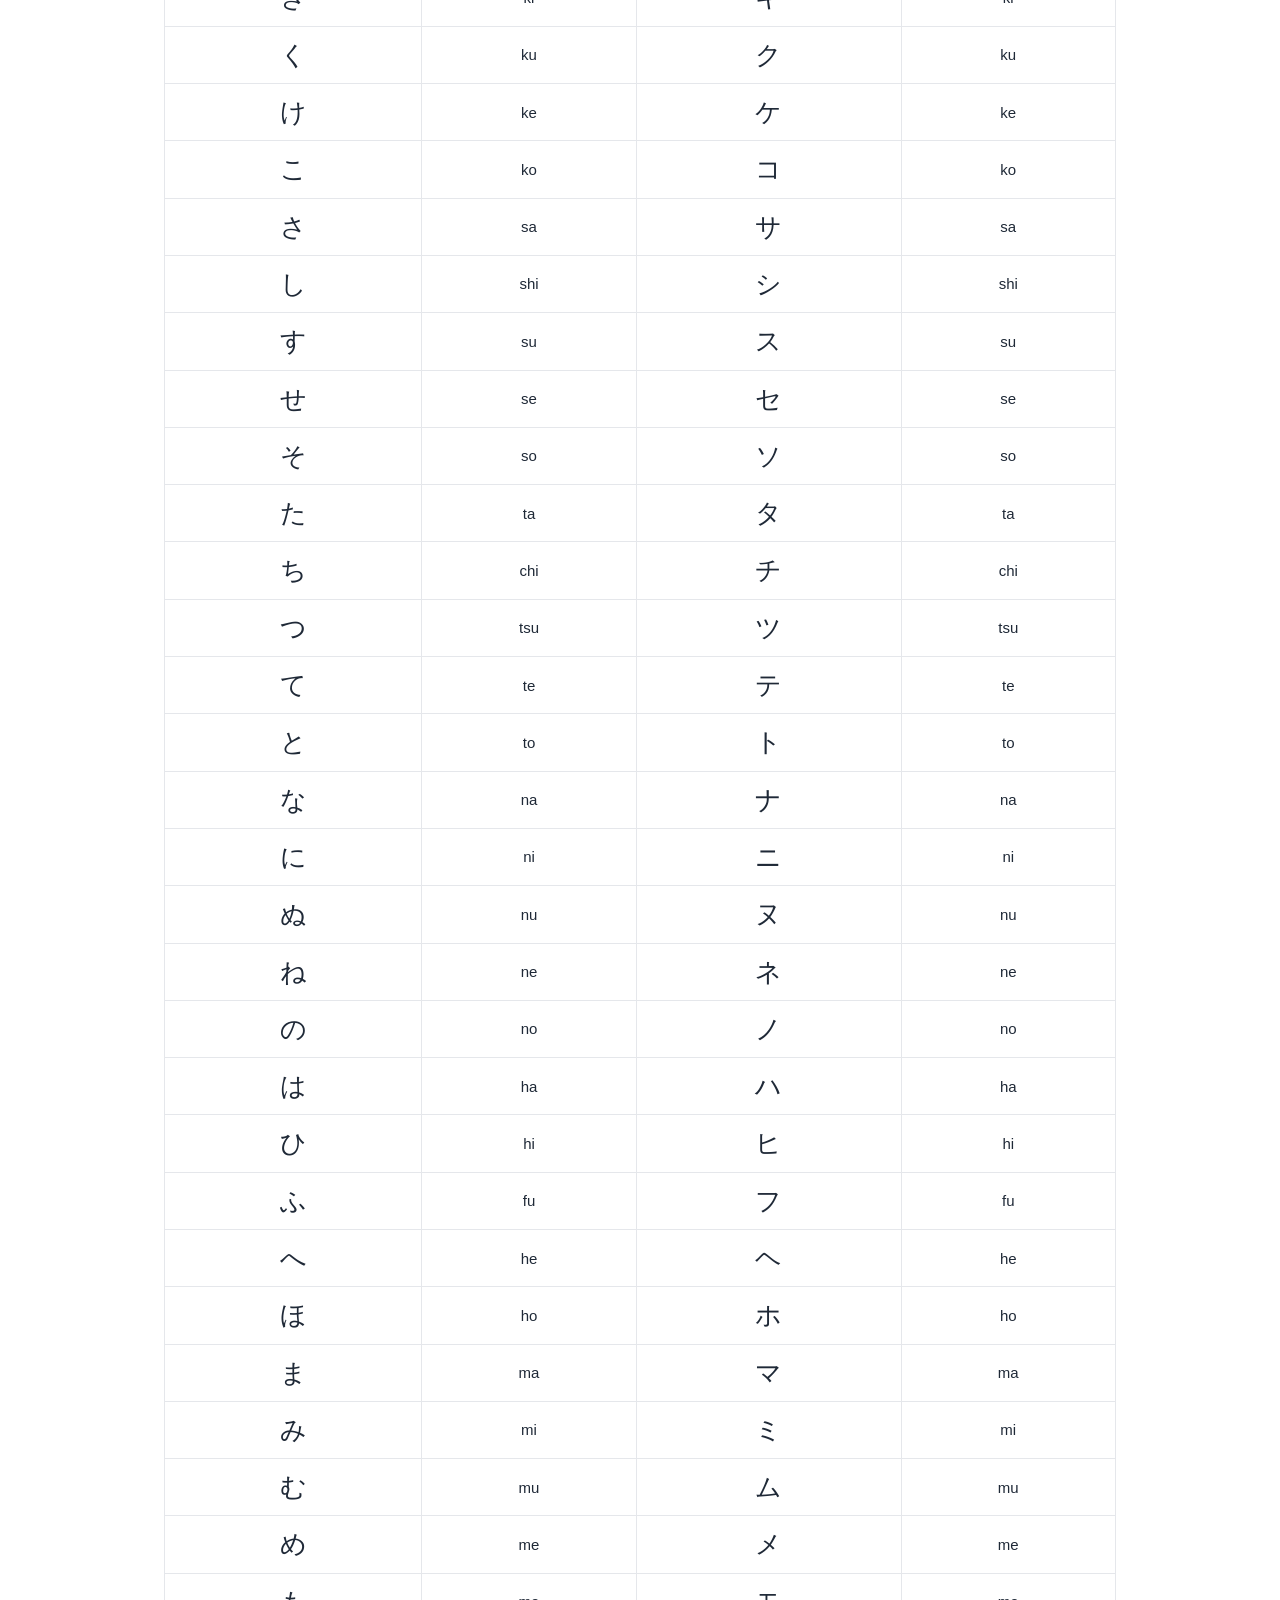
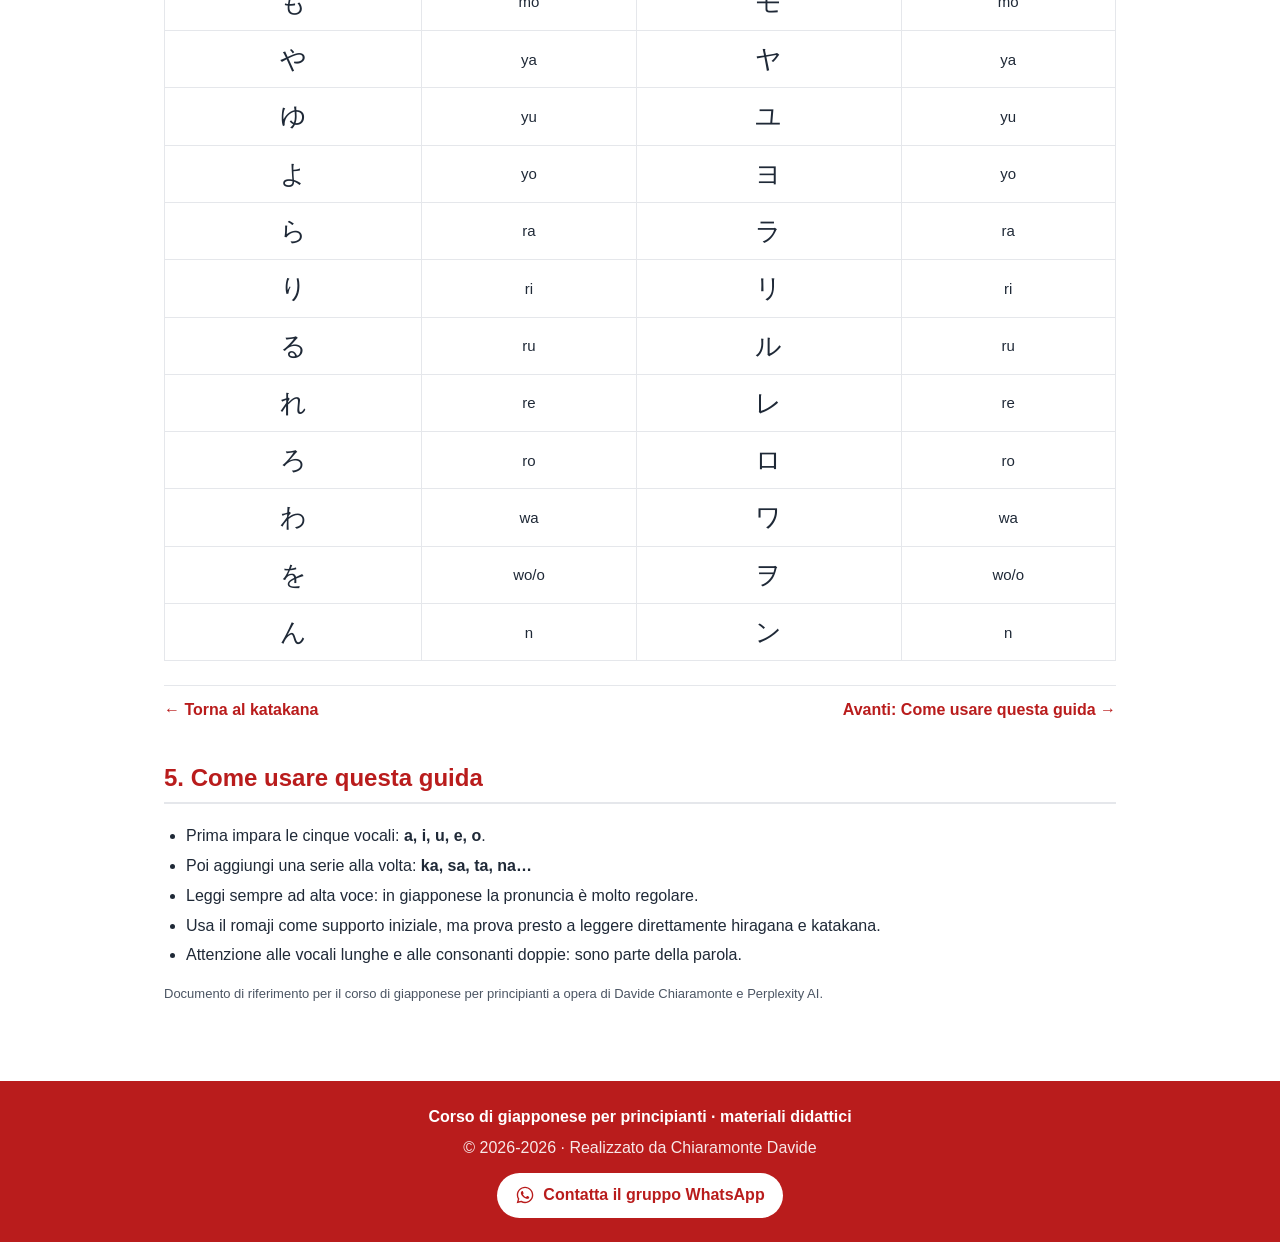
<file: materiali/guida-romaji-kana.html>
<!DOCTYPE html>
<html lang="it">
<head>
<meta charset="utf-8">
<meta name="viewport" content="width=device-width, initial-scale=1">
<title>Guida alla pronuncia del romaji e tabelle kana</title>
<style>
:root{--ink:#1f2937;--accent:#b91c1c;--soft:#f8fafc;--line:#e5e7eb}
*{box-sizing:border-box}
body{font-family:"Hiragino Sans","Noto Sans JP","Yu Gothic",Arial,sans-serif;color:var(--ink);margin:0;background:#fff;line-height:1.55}
header{background:var(--accent);color:#fff;padding:28px 24px;text-align:center}
header h1{margin:0;font-size:26px}
header p{margin:8px 0 0;opacity:.92}
header a{color:#fff;font-weight:700;text-decoration:none}
main{max-width:1000px;margin:0 auto;padding:24px}
h2{color:var(--accent);border-bottom:2px solid var(--line);padding-bottom:6px;margin-top:36px}
h3{margin-top:24px}
table{width:100%;border-collapse:collapse;margin:14px 0;font-size:15px}
th,td{border:1px solid var(--line);padding:8px 10px;text-align:center}
th{background:var(--soft)}
.kana{font-size:26px}
.note{background:#fff7ed;border-left:4px solid #f59e0b;padding:12px 14px;border-radius:6px;margin:14px 0}
.tip{background:#eff6ff;border-left:4px solid #2563eb;padding:12px 14px;border-radius:6px;margin:14px 0}
ul{padding-left:22px}
li{margin:5px 0}
.small{font-size:13px;color:#4b5563}
.page-nav{background:var(--soft);border:1px solid var(--line);border-radius:12px;padding:14px 16px;margin:18px 0}
.page-nav ul{list-style:none;padding:0;margin:0;display:grid;gap:8px}
.page-nav a{color:var(--accent);font-weight:700;text-decoration:none}
.page-nav a:hover{text-decoration:underline}
.section-nav{display:flex;flex-wrap:wrap;gap:10px;justify-content:space-between;margin:24px 0;padding-top:12px;border-top:1px solid var(--line)}
.section-nav a{color:var(--accent);font-weight:700;text-decoration:none}
.section-nav a:hover{text-decoration:underline}
@media print {
@page{size:A4 portrait;margin:14mm 12mm}
html,body{background:#fff!important;font-size:10.5pt}
header{background:var(--accent)!important;color:#fff!important;-webkit-print-color-adjust:exact;print-color-adjust:exact;break-inside:avoid;page-break-inside:avoid}
main{max-width:none;padding:0}
h1,h2,h3,h4{break-after:avoid;page-break-after:avoid;break-inside:avoid;page-break-inside:avoid}
p,ul,ol,li,.note,.tip,.small{break-inside:avoid;page-break-inside:avoid}
table{width:100%;border-collapse:collapse;break-inside:auto;page-break-inside:auto}
thead{display:table-header-group}
tr{break-inside:avoid;page-break-inside:avoid}
td,th{break-inside:avoid;page-break-inside:avoid}
h2{break-before:page;page-break-before:always}
main>h2:first-of-type{break-before:auto;page-break-before:auto}
h3.derivati-kana{break-before:page;page-break-before:always}
.page-nav,.section-nav{break-inside:avoid;page-break-inside:avoid}
}
</style>
<link rel="stylesheet" href="../css/menu.css">
</head>
<body>
<header>
<h1>Guida alla pronuncia del romaji e tabelle kana</h1>
<p>Corso di giapponese per principianti — riferimento per la lettura, la pronuncia e la scrittura</p>
<p><a href="../index.html">← Torna alla home</a></p>
</header>
<main>

<nav class="page-nav" aria-label="Indice della guida">
<h2>Indice</h2>
<ul>
<li><a href="#romaji">1. Guida alla pronuncia del romaji</a></li>
<li><a href="#hiragana">2. Tabella hiragana</a></li>
<li><a href="#katakana">3. Tabella katakana</a></li>
<li><a href="#consultazione">4. Tabella di consultazione rapida</a></li>
<li><a href="#uso">5. Come usare questa guida</a></li>
</ul>
</nav>

<h2 id="romaji">1. Guida alla pronuncia del romaji</h2>
<p>Il <strong>romaji</strong> è la trascrizione dei suoni giapponesi con l’alfabeto latino. In questa guida usiamo principalmente il sistema <em>Hepburn</em>, quello più comune nei libri di testo, nelle mappe e nei nomi propri.</p>
<div class="tip"><strong>Regola generale:</strong> molte sillabe si leggono in modo molto simile all’italiano: <strong>ka = “ca”</strong>, <strong>mi = “mi”</strong>, <strong>ne = “ne”</strong>, <strong>to = “to”</strong>. Le eccezioni principali riguardano <strong>shi, chi, tsu, fu, r, j, w</strong> e la vocale <strong>u</strong>.</div>

<h3>Vocali</h3>
<table>
<tr><th>Romaji</th><th>Pronuncia per un italiano</th><th>Esempio</th></tr>
<tr><td><strong>a</strong></td><td>come la <em>a</em> di <em>casa</em></td><td>さかな <em>sakana</em> = pesce</td></tr>
<tr><td><strong>i</strong></td><td>come la <em>i</em> di <em>vino</em></td><td>いえ <em>ie</em> = casa</td></tr>
<tr><td><strong>u</strong></td><td>una <em>u</em> più rilassata e meno arrotondata della <em>u</em> italiana; le labbra non si sporgono molto</td><td>うみ <em>umi</em> = mare</td></tr>
<tr><td><strong>e</strong></td><td>come la <em>e</em> di <em>bene</em></td><td>えき <em>eki</em> = stazione</td></tr>
<tr><td><strong>o</strong></td><td>come la <em>o</em> di <em>otto</em></td><td>おかね <em>okane</em> = denaro</td></tr>
</table>

<div class="note"><strong>La “u” giapponese</strong> non è identica alla <em>u</em> italiana: si pronuncia con le labbra poco arrotondate, quasi rilassate. In <strong>su, ku, tsu</strong> e in alcune parole può essere molto breve o quasi scomparsa.</div>
<ul>
<li><strong>すし</strong> <em>sushi</em>: spesso si sente qualcosa come “sshi”.</li>
<li><strong>です</strong> <em>desu</em>: nella parlata quotidiana spesso si sente “des”.</li>
<li><strong>くつ</strong> <em>kutsu</em>: la <em>u</em> finale può essere appena accennata.</li>
<li><strong>つくえ</strong> <em>tsukue</em>: la prima <em>u</em> è breve e leggera.</li>
</ul>
<p class="small">Per iniziare, pronuncia sempre la <em>u</em>, ma senza esagerare con le labbra: con l’abitudine diventerà naturale ridurla.</p>

<h3>Consonanti: come in italiano</h3>
<ul>
<li><strong>k</strong>: come in <em>casa</em>, sempre dura: <em>ka, ki, ku, ke, ko</em>.</li>
<li><strong>s</strong>: come in <em>sole</em>: <em>sa, su, se, so</em>. Sempre sorda, non dolce come nell’italiano settentrionale, per esempio “ca<strong>sa</strong>”, “ro<strong>sa</strong>”.</li>
<li><strong>t</strong>: come in <em>tavolo</em>: <em>ta, te, to</em>.</li>
<li><strong>n</strong>: come in <em>notte</em>.</li>
<li><strong>m</strong>: come in <em>mare</em>.</li>
<li><strong>h</strong>: come in <em>hotel</em>, ma più leggera.</li>
<li><strong>y</strong>: come la <em>i</em> di <em>ieri</em>: <em>ya, yu, yo</em>.</li>
</ul>

<h3>Eccezioni importanti</h3>
<table>
<tr><th>Romaji</th><th>Pronuncia</th><th>Esempi</th></tr>
<tr><td><strong>shi</strong></td><td>come <em>sci</em> di <em>sciarpa</em></td><td>し <em>shi</em>; すし <em>sushi</em></td></tr>
<tr><td><strong>chi</strong></td><td>come <em>ci</em> di <em>ciao</em></td><td>ち <em>chi</em>; ちず <em>chizu</em> = mappa</td></tr>
<tr><td><strong>tsu</strong></td><td>come <em>ts</em> di <em>pizza</em></td><td>つ <em>tsu</em>; つき <em>tsuki</em> = luna</td></tr>
<tr><td><strong>fu</strong></td><td>una <em>f</em> molto soffice, tra <em>f</em> e <em>hu</em>; non mordere il labbro inferiore come in italiano</td><td>ふ <em>fu</em>; ふじさん <em>Fujisan</em> = Monte Fuji</td></tr>
<tr><td><strong>r</strong></td><td>una consonante tra <em>r</em> e <em>l</em>, mai una <em>r</em> italiana vibrata forte</td><td>ら <em>ra</em>; さくら <em>sakura</em> = ciliegio</td></tr>
<tr><td><strong>j</strong></td><td>come <em>g</em> di <em>gelato</em></td><td>じゃ <em>ja</em>; にほんじん <em>nihonjin</em> = giapponese</td></tr>
<tr><td><strong>w</strong></td><td>come la <em>u</em> di <em>uovo</em>, molto breve</td><td>わ <em>wa</em>; わたし <em>watashi</em> = io</td></tr>
<tr><td><strong>z</strong></td><td>come <em>s</em> sonora di <em>rosa</em></td><td>ざ <em>za</em>; ぜんぶ <em>zenbu</em> = tutto</td></tr>
<tr><td><strong>g</strong></td><td>sempre dura, come in <em>gatto</em></td><td>が <em>ga</em>; ぎんこう <em>ginkō</em> = banca</td></tr>
</table>

<div class="note"><strong>Attenzione a “r”:</strong> il suono giapponese non è la <em>r</em> italiana di <em>roma</em>. Si avvicina a una <em>r</em> molto leggera, talvolta percepita come una <em>l</em>. Non insistere sulla vibrazione.</div>

<h3>Vocali lunghe</h3>
<p>Il giapponese distingue tra vocali <strong>brevi</strong> e vocali <strong>lunghe</strong>. Una vocale lunga dura circa il doppio di una vocale breve e può cambiare completamente il significato di una parola.</p>

<div class="note">
<strong>Regola pratica:</strong> nel romaji Hepburn la vocale lunga si indica con una piccola linea sopra la lettera, chiamata <em>macron</em>: <strong>ā, ī, ū, ē, ō</strong>. Non si pronuncia come una vocale “diversa”: si prolunga semplicemente la stessa vocale.
</div>

<table>
<tr><th>Vocale lunga</th><th>Si scrive</th><th>Pronuncia per un italiano</th><th>Esempio</th></tr>
<tr><td><strong>ā</strong></td><td>ああ / ー</td><td>una <em>a</em> di <em>casa</em> prolungata</td><td>おばあさん <em>obāsan</em> = nonna</td></tr>
<tr><td><strong>ī</strong></td><td>いい / ー</td><td>una <em>i</em> di <em>vino</em> prolungata</td><td>おにいさん <em>oniisan</em> = fratello maggiore</td></tr>
<tr><td><strong>ū</strong></td><td>うう / ー</td><td>una <em>u</em> giapponese prolungata, senza arrotondare molto le labbra</td><td>くうき <em>kūki</em> = aria</td></tr>
<tr><td><strong>ē</strong></td><td>ええ / ー</td><td>una <em>e</em> di <em>bene</em> prolungata</td><td>ええ <em>ē</em> = sì (informale)</td></tr>
<tr><td><strong>ō</strong></td><td>おお / おう / ー</td><td>una <em>o</em> di <em>otto</em> prolungata</td><td>とおい <em>tōi</em> = lontano</td></tr>
</table>

<h4>Come si formano le vocali lunghe</h4>
<ul>
<li><strong>ā</strong>: si forma con <strong>あ + あ</strong>. Esempio: おばあさん <em>obāsan</em> = nonna.</li>
<li><strong>ī</strong>: si forma con <strong>い + い</strong>. Esempio: おにいさん <em>oniisan</em> = fratello maggiore.</li>
<li><strong>ū</strong>: si forma con <strong>う + う</strong>. Esempio: くうき <em>kūki</em> = aria.</li>
<li><strong>ē</strong>: di solito si forma con <strong>え + い</strong>, ma si pronuncia come una <em>e</em> lunga. Esempio: せんせい <em>sensei</em> = insegnante.</li>
<li><strong>ō</strong>: può derivare da <strong>お + お</strong> oppure da <strong>お + う</strong>; in entrambi i casi si pronuncia come una <em>o</em> lunga. Esempi: とおい <em>tōi</em> = lontano; こうこう <em>kōkō</em> = liceo.</li>
</ul>

<div class="tip">
<strong>Attenzione:</strong> <strong>えい</strong> si pronuncia normalmente come <em>ē</em>, non come “ei” all’italiana. Allo stesso modo, <strong>おう</strong> si pronuncia come <em>ō</em>, non come “ou”.
</div>

<h4>Esempi importanti</h4>
<table>
<tr><th>Giapponese</th><th>Romaji</th><th>Italiano</th><th>Nota</th></tr>
<tr><td>おばさん</td><td><em>obasan</em></td><td>zia</td><td>Vocale breve</td></tr>
<tr><td>おばあさん</td><td><em>obāsan</em></td><td>nonna</td><td>Vocale lunga</td></tr>
<tr><td>くき</td><td><em>kuki</em></td><td>gambo</td><td>Vocale breve</td></tr>
<tr><td>くうき</td><td><em>kūki</em></td><td>aria</td><td>Vocale lunga</td></tr>
<tr><td>ここ</td><td><em>koko</em></td><td>qui</td><td>Vocale breve</td></tr>
<tr><td>こうこう</td><td><em>kōkō</em></td><td>liceo</td><td>Vocali lunghe</td></tr>
<tr><td>ゆき</td><td><em>yuki</em></td><td>neve</td><td>Vocale breve</td></tr>
<tr><td>ゆうき</td><td><em>yūki</em></td><td>coraggio</td><td>Vocale lunga</td></tr>
</table>

<h4>Il segno ー nel katakana</h4>
<p>In katakana la vocale lunga è spesso indicata dal trattino orizzontale <strong>ー</strong>, chiamato <em>chōonpu</em>. Si legge prolungando la vocale che lo precede.</p>
<ul>
<li>コーヒー <em>kōhī</em> = caffè</li>
<li>ケーキ <em>kēki</em> = torta</li>
<li>タクシー <em>takushī</em> = taxi</li>
<li>パーティー <em>pātī</em> = festa</li>
<li>スーパー <em>sūpā</em> = supermercato</li>
</ul>

<p class="small">Quando scrivi a mano o usi una tastiera senza macron, potresti trovare <em>ou</em> invece di <em>ō</em>, oppure <em>aa</em> invece di <em>ā</em>. Sono trascrizioni alternative, ma per leggere correttamente bisogna sempre prolungare la vocale.</p>

<h3>Lettere raddoppiate</h3>
<p>Una consonante doppia indica una piccola pausa prima del suono:</p>
<ul>
<li><strong>きって</strong> <em>kitte</em> = francobollo → “kit-te”, con una breve pausa.</li>
<li><strong>がっこう</strong> <em>gakkō</em> = scuola → “gak-kō”.</li>
<li><strong>ちょっと</strong> <em>chotto</em> = un po’ → “chot-to”.</li>
</ul>

<div class="section-nav">
<a href="#hiragana">Avanti: Tabella hiragana →</a>
</div>

<h2 id="hiragana">2. Tabella hiragana</h2>
<p>La tabella base contiene 46 segni. Le colonne indicano la vocale, le righe la consonante iniziale.</p>
<table>
<tr><th>Serie</th><th>a</th><th>i</th><th>u</th><th>e</th><th>o</th></tr>
<tr><th>a</th><td class="kana">あ</td><td class="kana">い</td><td class="kana">う</td><td class="kana">え</td><td class="kana">お</td></tr>
<tr><th>ka</th><td class="kana">か</td><td class="kana">き</td><td class="kana">く</td><td class="kana">け</td><td class="kana">こ</td></tr>
<tr><th>sa</th><td class="kana">さ</td><td class="kana">し</td><td class="kana">す</td><td class="kana">せ</td><td class="kana">そ</td></tr>
<tr><th>ta</th><td class="kana">た</td><td class="kana">ち</td><td class="kana">つ</td><td class="kana">て</td><td class="kana">と</td></tr>
<tr><th>na</th><td class="kana">な</td><td class="kana">に</td><td class="kana">ぬ</td><td class="kana">ね</td><td class="kana">の</td></tr>
<tr><th>ha</th><td class="kana">は</td><td class="kana">ひ</td><td class="kana">ふ</td><td class="kana">へ</td><td class="kana">ほ</td></tr>
<tr><th>ma</th><td class="kana">ま</td><td class="kana">み</td><td class="kana">む</td><td class="kana">め</td><td class="kana">も</td></tr>
<tr><th>ya</th><td class="kana">や</td><td class="kana">ゆ</td><td class="kana">よ</td><td></td><td></td></tr>
<tr><th>ra</th><td class="kana">ら</td><td class="kana">り</td><td class="kana">る</td><td class="kana">れ</td><td class="kana">ろ</td></tr>
<tr><th>wa</th><td class="kana">わ</td><td></td><td class="kana">を</td><td></td><td></td></tr>
<tr><th>n</th><td class="kana">ん</td><td></td><td></td><td></td><td></td></tr>
</table>

<h3 class="derivati-kana">Derivati con dakuten ゛ e handakuten ゜</h3>
<p>Aggiungendo due piccoli tratti ゛ si ottengono i suoni sonori; con un piccolo cerchio ゜ si ottengono i suoni <em>p</em>.</p>
<table>
<tr><th>Base</th><th>Dakuten ゛</th><th>Handakuten ゜</th></tr>
<tr><td>ka</td><td>ga</td><td>—</td></tr>
<tr><td>ki</td><td>gi</td><td>—</td></tr>
<tr><td>ku</td><td>gu</td><td>—</td></tr>
<tr><td>ke</td><td>ge</td><td>—</td></tr>
<tr><td>ko</td><td>go</td><td>—</td></tr>
<tr><td>sa</td><td>za</td><td>—</td></tr>
<tr><td>shi</td><td>ji</td><td>—</td></tr>
<tr><td>su</td><td>zu</td><td>—</td></tr>
<tr><td>se</td><td>ze</td><td>—</td></tr>
<tr><td>so</td><td>zo</td><td>—</td></tr>
<tr><td>ta</td><td>da</td><td>—</td></tr>
<tr><td>chi</td><td>ji</td><td>—</td></tr>
<tr><td>tsu</td><td>zu</td><td>—</td></tr>
<tr><td>te</td><td>de</td><td>—</td></tr>
<tr><td>to</td><td>do</td><td>—</td></tr>
<tr><td>ha</td><td>ba</td><td>pa</td></tr>
<tr><td>hi</td><td>bi</td><td>pi</td></tr>
<tr><td>fu</td><td>bu</td><td>pu</td></tr>
<tr><td>he</td><td>be</td><td>pe</td></tr>
<tr><td>ho</td><td>bo</td><td>po</td></tr>
</table>

<h3>Combinazioni yōon: kya, shu, myō…</h3>
<p>Le combinazioni si formano con una sillaba in <strong>-i</strong> più una piccola <strong>や, ゆ, よ</strong>. La piccola kana si pronuncia insieme alla sillaba precedente, formando una sola unità.</p>
<table>
<tr><th></th><th>-ya</th><th>-yu</th><th>-yo</th></tr>
<tr><th>ki</th><td>kya</td><td>kyu</td><td>kyo</td></tr>
<tr><th>shi</th><td>sha</td><td>shu</td><td>sho</td></tr>
<tr><th>chi</th><td>cha</td><td>chu</td><td>cho</td></tr>
<tr><th>ni</th><td>nya</td><td>nyu</td><td>nyo</td></tr>
<tr><th>ri</th><td>rya</td><td>ryu</td><td>ryo</td></tr>
<tr><th>gi</th><td>gya</td><td>gyu</td><td>gyo</td></tr>
<tr><th>ji</th><td>ja</td><td>ju</td><td>jo</td></tr>
<tr><th>bi</th><td>bya</td><td>byu</td><td>byo</td></tr>
<tr><th>pi</th><td>pya</td><td>pyu</td><td>pyo</td></tr>
</table>
<p class="small">Esempi: きょう <em>kyō</em> = oggi; しゅみ <em>shumi</em> = hobby; ちゃ <em>cha</em> = tè; じゅぎょう <em>jugyō</em> = lezione.</p>

<div class="section-nav">
<a href="#romaji">← Torna al romaji</a>
<a href="#katakana">Avanti: Tabella katakana →</a>
</div>

<h2 id="katakana">3. Tabella katakana</h2>
<p>Il katakana ha gli stessi suoni dell’hiragana, ma si usa soprattutto per nomi stranieri, parole di origine straniera, onomatopee ed enfasi.</p>
<table>
<tr><th>Serie</th><th>a</th><th>i</th><th>u</th><th>e</th><th>o</th></tr>
<tr><th>a</th><td class="kana">ア</td><td class="kana">イ</td><td class="kana">ウ</td><td class="kana">エ</td><td class="kana">オ</td></tr>
<tr><th>ka</th><td class="kana">カ</td><td class="kana">キ</td><td class="kana">ク</td><td class="kana">ケ</td><td class="kana">コ</td></tr>
<tr><th>sa</th><td class="kana">サ</td><td class="kana">シ</td><td class="kana">ス</td><td class="kana">セ</td><td class="kana">ソ</td></tr>
<tr><th>ta</th><td class="kana">タ</td><td class="kana">チ</td><td class="kana">ツ</td><td class="kana">テ</td><td class="kana">ト</td></tr>
<tr><th>na</th><td class="kana">ナ</td><td class="kana">ニ</td><td class="kana">ヌ</td><td class="kana">ネ</td><td class="kana">ノ</td></tr>
<tr><th>ha</th><td class="kana">ハ</td><td class="kana">ヒ</td><td class="kana">フ</td><td class="kana">ヘ</td><td class="kana">ホ</td></tr>
<tr><th>ma</th><td class="kana">マ</td><td class="kana">ミ</td><td class="kana">ム</td><td class="kana">メ</td><td class="kana">モ</td></tr>
<tr><th>ya</th><td class="kana">ヤ</td><td class="kana">ユ</td><td class="kana">ヨ</td><td></td><td></td></tr>
<tr><th>ra</th><td class="kana">ラ</td><td class="kana">リ</td><td class="kana">ル</td><td class="kana">レ</td><td class="kana">ロ</td></tr>
<tr><th>wa</th><td class="kana">ワ</td><td></td><td class="kana">ヲ</td><td></td><td></td></tr>
<tr><th>n</th><td class="kana">ン</td><td></td><td></td><td></td><td></td></tr>
</table>

<h3 class="derivati-kana">Derivati con dakuten ゛ e handakuten ゜</h3>
<p>Anche in katakana i segni derivati hanno la stessa pronuncia degli equivalenti in hiragana.</p>
<table>
<tr><th>Base</th><th>Dakuten ゛</th><th>Handakuten ゜</th></tr>
<tr><td>ka</td><td>ga</td><td>—</td></tr>
<tr><td>ki</td><td>gi</td><td>—</td></tr>
<tr><td>ku</td><td>gu</td><td>—</td></tr>
<tr><td>ke</td><td>ge</td><td>—</td></tr>
<tr><td>ko</td><td>go</td><td>—</td></tr>
<tr><td>sa</td><td>za</td><td>—</td></tr>
<tr><td>shi</td><td>ji</td><td>—</td></tr>
<tr><td>su</td><td>zu</td><td>—</td></tr>
<tr><td>se</td><td>ze</td><td>—</td></tr>
<tr><td>so</td><td>zo</td><td>—</td></tr>
<tr><td>ta</td><td>da</td><td>—</td></tr>
<tr><td>chi</td><td>ji</td><td>—</td></tr>
<tr><td>tsu</td><td>zu</td><td>—</td></tr>
<tr><td>te</td><td>de</td><td>—</td></tr>
<tr><td>to</td><td>do</td><td>—</td></tr>
<tr><td>ha</td><td>ba</td><td>pa</td></tr>
<tr><td>hi</td><td>bi</td><td>pi</td></tr>
<tr><td>fu</td><td>bu</td><td>pu</td></tr>
<tr><td>he</td><td>be</td><td>pe</td></tr>
<tr><td>ho</td><td>bo</td><td>po</td></tr>
</table>

<h3>Combinazioni yōon in katakana</h3>
<p>Le combinazioni funzionano allo stesso modo: una sillaba in <strong>-i</strong> più una piccola <strong>ヤ, ユ, ヨ</strong>.</p>
<table>
<tr><th>Romaji</th><th>Katakana</th><th>Romaji</th><th>Katakana</th><th>Romaji</th><th>Katakana</th></tr>
<tr><td>kya</td><td class="kana">キャ</td><td>kyu</td><td class="kana">キュ</td><td>kyo</td><td class="kana">キョ</td></tr>
<tr><td>sha</td><td class="kana">シャ</td><td>shu</td><td class="kana">シュ</td><td>sho</td><td class="kana">ショ</td></tr>
<tr><td>cha</td><td class="kana">チャ</td><td>chu</td><td class="kana">チュ</td><td>cho</td><td class="kana">チョ</td></tr>
<tr><td>nya</td><td class="kana">ニャ</td><td>nyu</td><td class="kana">ニュ</td><td>nyo</td><td class="kana">ニョ</td></tr>
<tr><td>rya</td><td class="kana">リャ</td><td>ryu</td><td class="kana">リュ</td><td>ryo</td><td class="kana">リョ</td></tr>
<tr><td>gya</td><td class="kana">ギャ</td><td>gyu</td><td class="kana">ギュ</td><td>gyo</td><td class="kana">ギョ</td></tr>
<tr><td>ja</td><td class="kana">ジャ</td><td>ju</td><td class="kana">ジュ</td><td>jo</td><td class="kana">ジョ</td></tr>
<tr><td>bya</td><td class="kana">ビャ</td><td>byu</td><td class="kana">ビュ</td><td>byo</td><td class="kana">ビョ</td></tr>
<tr><td>pya</td><td class="kana">ピャ</td><td>pyu</td><td class="kana">ピュ</td><td>pyo</td><td class="kana">ピョ</td></tr>
</table>
<p class="small">Esempi: カメラ <em>kamera</em> = macchina fotografica; テレビ <em>terebi</em> = televisione; コーヒー <em>kōhī</em> = caffè; パソコン <em>pasokon</em> = computer.</p>

<div class="section-nav">
<a href="#hiragana">← Torna all’hiragana</a>
<a href="#consultazione">Avanti: Consultazione rapida →</a>
</div>

<h2 id="consultazione">4. Tabella di consultazione rapida</h2>
<p>Questa tabella affianca hiragana, katakana e romaji per ogni suono base.</p>
<table>
<tr><th>Hiragana</th><th>Romaji</th><th>Katakana</th><th>Romaji</th></tr>
<tr><td class="kana">あ</td><td>a</td><td class="kana">ア</td><td>a</td></tr>
<tr><td class="kana">い</td><td>i</td><td class="kana">イ</td><td>i</td></tr>
<tr><td class="kana">う</td><td>u</td><td class="kana">ウ</td><td>u</td></tr>
<tr><td class="kana">え</td><td>e</td><td class="kana">エ</td><td>e</td></tr>
<tr><td class="kana">お</td><td>o</td><td class="kana">オ</td><td>o</td></tr>
<tr><td class="kana">か</td><td>ka</td><td class="kana">カ</td><td>ka</td></tr>
<tr><td class="kana">き</td><td>ki</td><td class="kana">キ</td><td>ki</td></tr>
<tr><td class="kana">く</td><td>ku</td><td class="kana">ク</td><td>ku</td></tr>
<tr><td class="kana">け</td><td>ke</td><td class="kana">ケ</td><td>ke</td></tr>
<tr><td class="kana">こ</td><td>ko</td><td class="kana">コ</td><td>ko</td></tr>
<tr><td class="kana">さ</td><td>sa</td><td class="kana">サ</td><td>sa</td></tr>
<tr><td class="kana">し</td><td>shi</td><td class="kana">シ</td><td>shi</td></tr>
<tr><td class="kana">す</td><td>su</td><td class="kana">ス</td><td>su</td></tr>
<tr><td class="kana">せ</td><td>se</td><td class="kana">セ</td><td>se</td></tr>
<tr><td class="kana">そ</td><td>so</td><td class="kana">ソ</td><td>so</td></tr>
<tr><td class="kana">た</td><td>ta</td><td class="kana">タ</td><td>ta</td></tr>
<tr><td class="kana">ち</td><td>chi</td><td class="kana">チ</td><td>chi</td></tr>
<tr><td class="kana">つ</td><td>tsu</td><td class="kana">ツ</td><td>tsu</td></tr>
<tr><td class="kana">て</td><td>te</td><td class="kana">テ</td><td>te</td></tr>
<tr><td class="kana">と</td><td>to</td><td class="kana">ト</td><td>to</td></tr>
<tr><td class="kana">な</td><td>na</td><td class="kana">ナ</td><td>na</td></tr>
<tr><td class="kana">に</td><td>ni</td><td class="kana">ニ</td><td>ni</td></tr>
<tr><td class="kana">ぬ</td><td>nu</td><td class="kana">ヌ</td><td>nu</td></tr>
<tr><td class="kana">ね</td><td>ne</td><td class="kana">ネ</td><td>ne</td></tr>
<tr><td class="kana">の</td><td>no</td><td class="kana">ノ</td><td>no</td></tr>
<tr><td class="kana">は</td><td>ha</td><td class="kana">ハ</td><td>ha</td></tr>
<tr><td class="kana">ひ</td><td>hi</td><td class="kana">ヒ</td><td>hi</td></tr>
<tr><td class="kana">ふ</td><td>fu</td><td class="kana">フ</td><td>fu</td></tr>
<tr><td class="kana">へ</td><td>he</td><td class="kana">ヘ</td><td>he</td></tr>
<tr><td class="kana">ほ</td><td>ho</td><td class="kana">ホ</td><td>ho</td></tr>
<tr><td class="kana">ま</td><td>ma</td><td class="kana">マ</td><td>ma</td></tr>
<tr><td class="kana">み</td><td>mi</td><td class="kana">ミ</td><td>mi</td></tr>
<tr><td class="kana">む</td><td>mu</td><td class="kana">ム</td><td>mu</td></tr>
<tr><td class="kana">め</td><td>me</td><td class="kana">メ</td><td>me</td></tr>
<tr><td class="kana">も</td><td>mo</td><td class="kana">モ</td><td>mo</td></tr>
<tr><td class="kana">や</td><td>ya</td><td class="kana">ヤ</td><td>ya</td></tr>
<tr><td class="kana">ゆ</td><td>yu</td><td class="kana">ユ</td><td>yu</td></tr>
<tr><td class="kana">よ</td><td>yo</td><td class="kana">ヨ</td><td>yo</td></tr>
<tr><td class="kana">ら</td><td>ra</td><td class="kana">ラ</td><td>ra</td></tr>
<tr><td class="kana">り</td><td>ri</td><td class="kana">リ</td><td>ri</td></tr>
<tr><td class="kana">る</td><td>ru</td><td class="kana">ル</td><td>ru</td></tr>
<tr><td class="kana">れ</td><td>re</td><td class="kana">レ</td><td>re</td></tr>
<tr><td class="kana">ろ</td><td>ro</td><td class="kana">ロ</td><td>ro</td></tr>
<tr><td class="kana">わ</td><td>wa</td><td class="kana">ワ</td><td>wa</td></tr>
<tr><td class="kana">を</td><td>wo/o</td><td class="kana">ヲ</td><td>wo/o</td></tr>
<tr><td class="kana">ん</td><td>n</td><td class="kana">ン</td><td>n</td></tr>
</table>

<div class="section-nav">
<a href="#katakana">← Torna al katakana</a>
<a href="#uso">Avanti: Come usare questa guida →</a>
</div>

<h2 id="uso">5. Come usare questa guida</h2>
<ul>
<li>Prima impara le cinque vocali: <strong>a, i, u, e, o</strong>.</li>
<li>Poi aggiungi una serie alla volta: <strong>ka, sa, ta, na…</strong></li>
<li>Leggi sempre ad alta voce: in giapponese la pronuncia è molto regolare.</li>
<li>Usa il romaji come supporto iniziale, ma prova presto a leggere direttamente hiragana e katakana.</li>
<li>Attenzione alle vocali lunghe e alle consonanti doppie: sono parte della parola.</li>
</ul>

<p class="small">Documento di riferimento per il corso di giapponese per principianti a opera di Davide Chiaramonte e Perplexity AI.</p>
</main>
<script src="../js/main.js"></script>
</body>
</html>
</file>
<file: css/style.css>
:root{--red:#b91c1c;--red-dark:#7f1d1d;--ink:#1f2937;--muted:#6b7280;--bg:#f8fafc;--card:#fff;--line:#e5e7eb;--green:#15803d}
*{box-sizing:border-box}
body{font-family:system-ui,-apple-system,"Hiragino Sans","Noto Sans JP",Arial,sans-serif;margin:0;background:var(--bg);color:var(--ink);line-height:1.55}
header{background:var(--red);color:#fff;padding:32px 20px;text-align:center}
main{max-width:760px;margin:0 auto;padding:24px}
.card{background:var(--card);border:1px solid #e5e7eb;border-radius:16px;padding:20px;margin:16px 0}
h1{margin:0;font-size:26px}
h2{color:var(--red);margin-top:0}
a{color:var(--red);font-weight:700;text-decoration:none}
a:hover{text-decoration:underline}
ul{padding-left:20px}
li{margin:6px 0}
.badge{display:inline-block;background:#fee2e2;color:var(--red-dark);border-radius:999px;padding:5px 10px;font-size:12px;font-weight:700;margin-bottom:8px}
img{max-width:100%;height:auto;border-radius:12px}

/* Specificita maggiore della regola inline della lezione 2. */
.prof-grid .prof-card img{display:block;box-sizing:border-box;width:100%;height:160px;max-width:100%;object-fit:contain;object-position:center;padding:12px;background:#fff}
</file>
<file: css/menu.css>
/* Menu espandibile del sito */
.site-menu{
  position:fixed;
  top:12px;
  right:12px;
  z-index:1000;
}

.site-menu-toggle{
  width:44px;
  height:44px;
  border:0;
  border-radius:50%;
  background:var(--red,#b91c1c);
  color:#fff;
  font-size:22px;
  font-weight:700;
  cursor:pointer;
  box-shadow:0 2px 6px rgba(0,0,0,.2);
}

.site-menu-panel{
  position:absolute;
  top:52px;
  right:0;
  width:230px;
  background:#fff;
  border:1px solid var(--line,#e5e7eb);
  border-radius:14px;
  box-shadow:0 8px 24px rgba(0,0,0,.15);
  padding:8px;
  display:grid;
  gap:2px;
}

.site-menu-panel a{
  padding:10px 12px;
  border-radius:10px;
  color:var(--ink,#1f2937);
  text-decoration:none;
  font-weight:600;
}

.site-menu-panel a:hover{
  background:#fee2e2;
  color:var(--red,#b91c1c);
}

.hidden{
  display:none !important;
}

@media print{
  .site-menu{
    display:none !important;
  }
}
</file>
<file: css/lezione-01.css>
/* Stile dedicato alla Lezione 1 */

main{
  max-width: 980px;
}

h2{
  color:#7f1d1d;
  background:#fff5f5;
  border-left:6px solid #b91c1c;
  border-radius:8px;
  padding:12px 16px;
  margin-top:36px;
}

h2::after{
  content:"";
  display:block;
  width:64px;
  height:3px;
  background:#b91c1c;
  border-radius:2px;
  margin-top:10px;
}

h3{
  color:#7f1d1d;
  margin-top:30px;
  padding-bottom:8px;
  border-bottom:1px dashed #f1c7c7;
}

table{
  width:100%;
  border-collapse:separate;
  border-spacing:0;
  margin:20px 0;
  border:1px solid #f1c7c7;
  border-radius:12px;
  overflow:hidden;
  box-shadow:0 2px 10px rgba(185,28,28,.08);
  font-size:15px;
}

th{
  background:#b91c1c;
  color:#fff;
  padding:11px 12px;
  text-align:left;
  font-size:13px;
  text-transform:uppercase;
  letter-spacing:.04em;
}

td{
  padding:11px 12px;
  border-bottom:1px solid #f3d6d6;
  vertical-align:top;
}

tbody tr:last-child td{
  border-bottom:0;
}

tbody tr:nth-child(even){
  background:#fff7f7;
}

tbody tr:hover{
  background:#ffecec;
}

.kana{
  font-size:24px;
  font-weight:700;
  color:#7f1d1d;
}

td:last-child{
  color:#4b5563;
}

.tts-words td:first-child::after{
  content:" 🔊";
  font-size:14px;
  margin-left:6px;
  opacity:.75;
}

ol{
  padding-left:24px;
}

ol li{
  margin:10px 0;
}

ul{
  padding-left:24px;
}

ul li{
  margin:8px 0;
}

.small{
  font-size:13px;
  color:#6b7280;
  font-style:italic;
}

@media print{
  table{
    box-shadow:none;
  }

  tbody tr:hover{
    background:transparent;
  }

  .tts-words td:first-child::after{
    content:"";
  }
}
</file>
